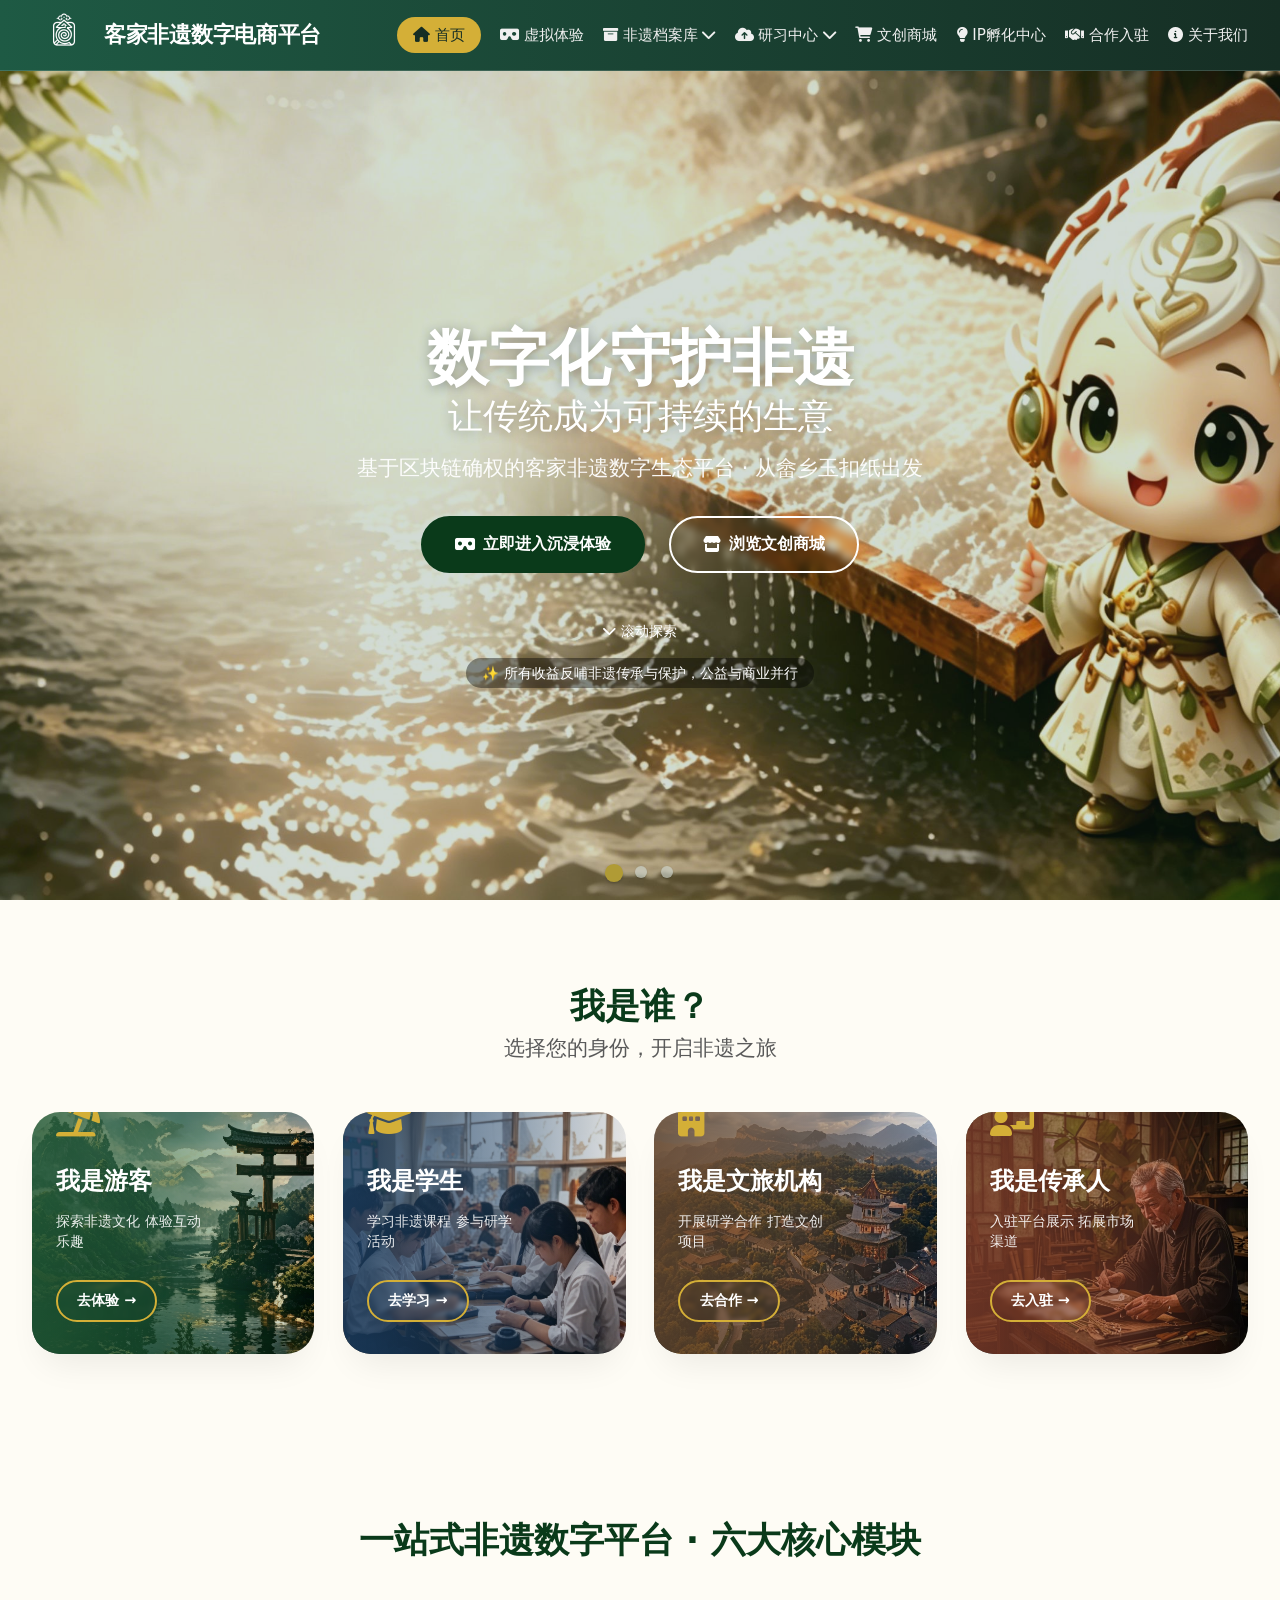
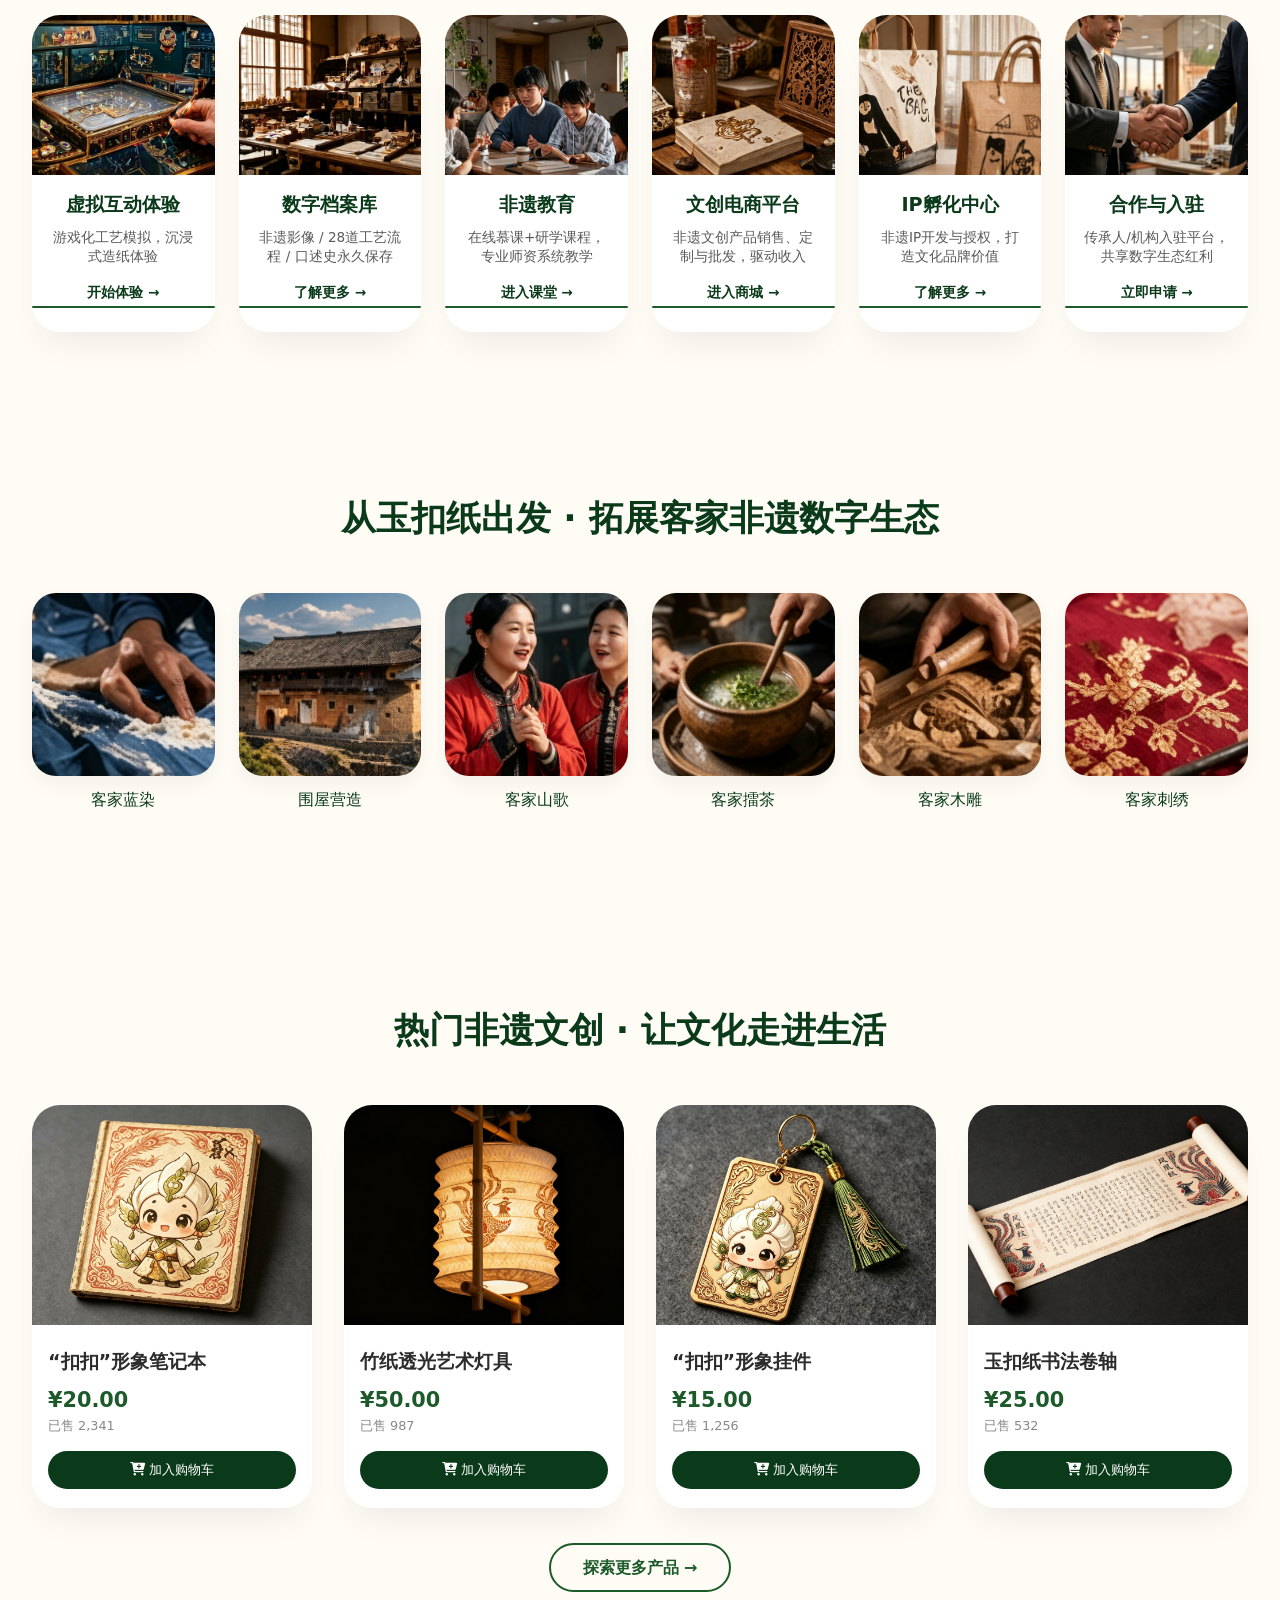
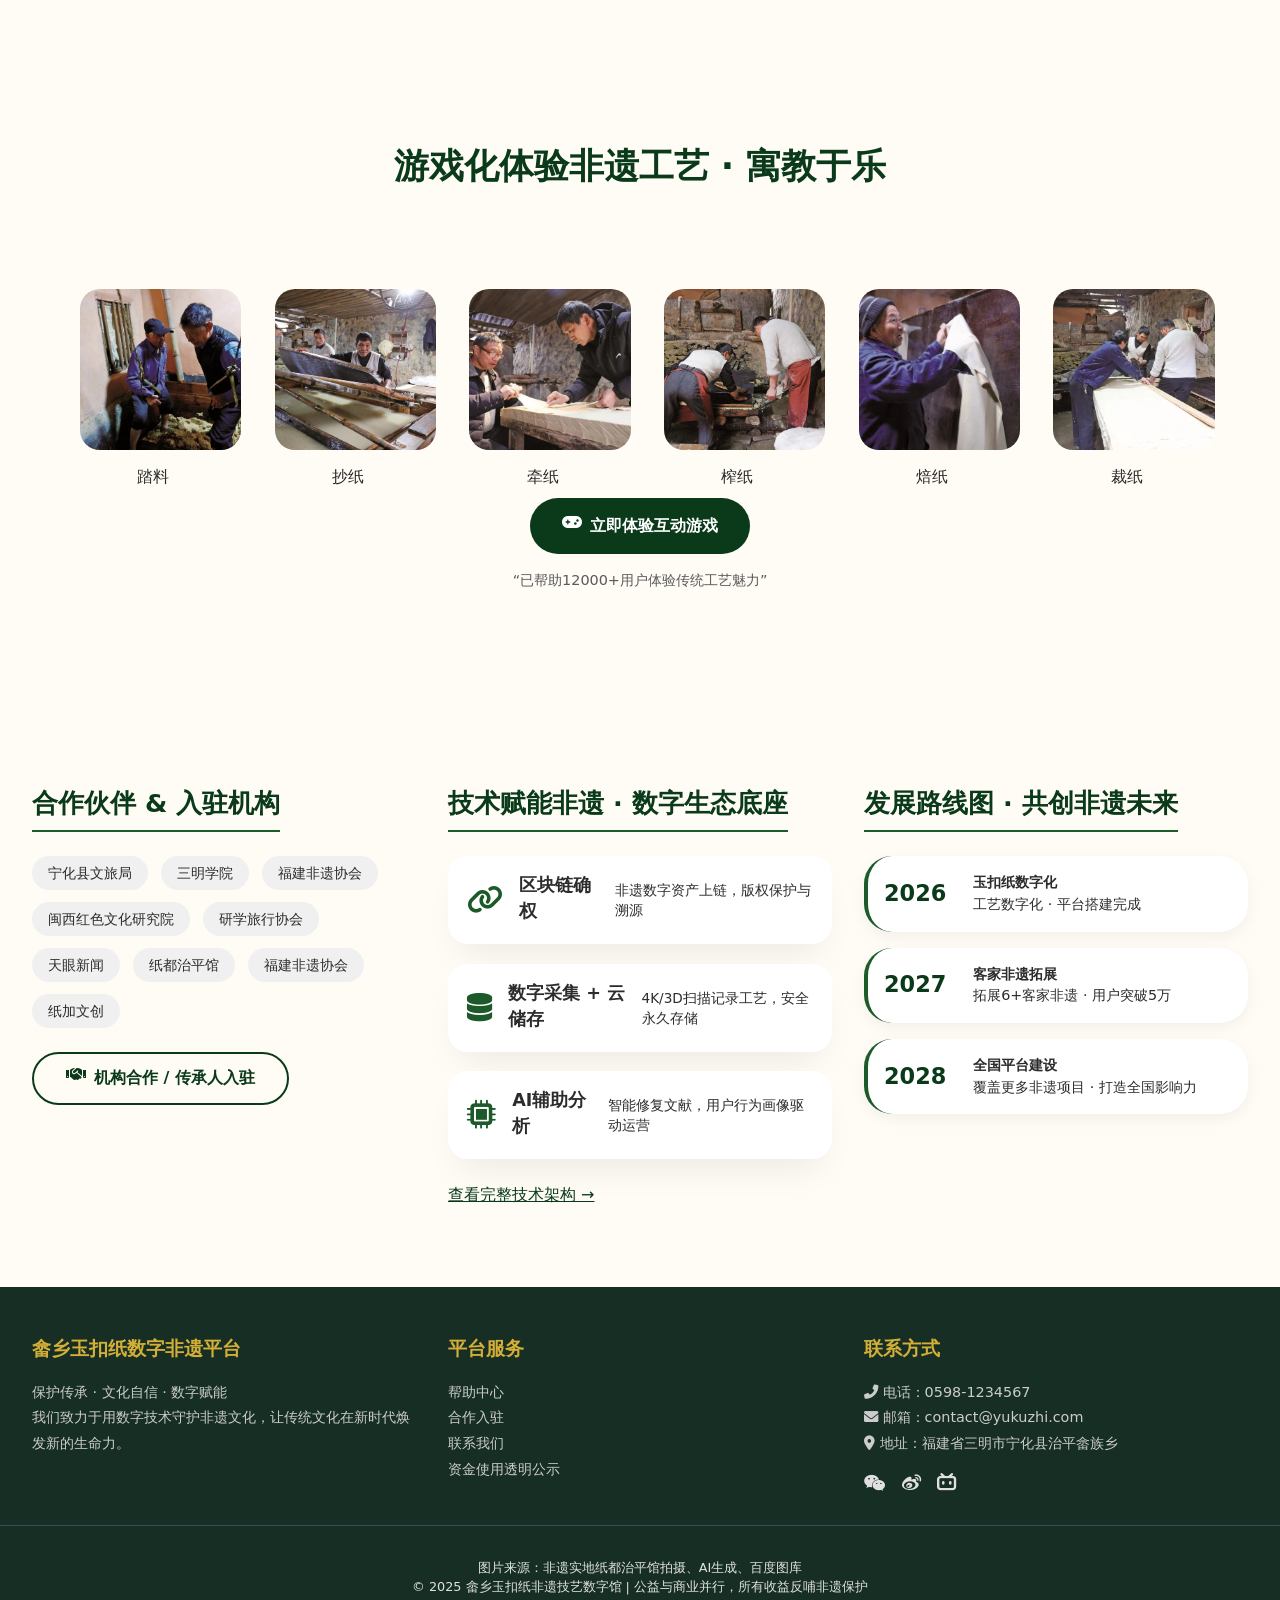
<file: index.html>
<!DOCTYPE html>
<html lang="zh-CN">
<head>
    <meta charset="UTF-8">
    <meta name="viewport" content="width=device-width, initial-scale=1.0, user-scalable=yes">
    <title>畲乡玉扣纸非遗技艺数字馆 | 数字守护非遗·让传统成为可持续的生意</title>
    <link rel="stylesheet" href="css/index.css">
    <link rel="stylesheet" href="https://cdnjs.cloudflare.com/ajax/libs/font-awesome/6.0.0-beta3/css/all.min.css">
    <link rel="stylesheet" href="https://unpkg.com/aos@2.3.4/dist/aos.css">
</head>
<body>

<!-- 导航栏 -->
<div class="nav">
    <div class="nav-container">
        <div class="logo">
            <img src="images/logo/logo.png" alt="Logo" style="height: 64px; width: auto;">
            <span>客家非遗数字电商平台</span>
        </div>
        <div class="nav-links" id="navLinks">
            <a href="index.html" class="active"><i class="fas fa-home"></i> 首页</a>
            <a href="other/virtual.html"><i class="fas fa-vr-cardboard"></i> 虚拟体验</a>

            <!-- 二级菜单：非遗档案库 -->
            <div class="dropdown" id="archiveDropdown">
                <a href="javascript:void(0);" class="dropbtn">
                    <i class="fas fa-archive"></i> 非遗档案库 <i class="fas fa-chevron-down arrow-icon"></i>
                </a>
                <div class="dropdown-content">
                    <a href="other/yukou_paper.html"><i class="fas fa-scroll"></i> 畲乡玉扣纸</a>
                    <a href="other/hakka.html"><i class="fas fa-leaf"></i> 其他客家非遗</a>
                </div>
            </div>

            <!-- 二级菜单：研习中心（原云端教育） -->
            <div class="dropdown" id="studyDropdown">
                <a href="javascript:void(0);" class="dropbtn">
                    <i class="fas fa-cloud-upload-alt"></i> 研习中心 <i class="fas fa-chevron-down arrow-icon"></i>
                </a>
                <div class="dropdown-content">
                    <a href="other/courses.html"><i class="fas fa-graduation-cap"></i> 在线课程</a>
                    <a href="other/study.html"><i class="fas fa-tree"></i> 研学实践</a>
                </div>
            </div>

            <a href="other/shop.html"><i class="fas fa-shopping-cart"></i> 文创商城</a>
            <a href="other/ip.html"><i class="fas fa-lightbulb"></i> IP孵化中心</a>
            <a href="other/cooperation.html"><i class="fas fa-handshake"></i> 合作入驻</a>
            <a href="other/about.html"><i class="fas fa-info-circle"></i> 关于我们</a>
        </div>
        <div class="menu-icon" id="menuIcon">
            <i class="fas fa-bars"></i>
        </div>
    </div>
</div>

<!-- 1. 价值主张 Banner -->
<section class="hero-banner">
    <!-- 轮播容器 -->
    <div class="hero-carousel">
        <div class="hero-carousel-slides">
            <!-- 项1：图片 -->
            <div class="hero-carousel-slide" data-index="0">
                <div class="hero-carousel-media" style="background-image: url('images/index/1.banner/index1.jpg');"></div>
            </div>
            <!-- 项2：图片 -->
            <div class="hero-carousel-slide" data-index="1">
                <div class="hero-carousel-media" style="background-image: url('images/index/1.banner/index2.jpg');"></div>
            </div>
            <!-- 项3：图片 -->
            <div class="hero-carousel-slide" data-index="2">
                <div class="hero-carousel-media" style="background-image: url('images/index/1.banner/index3.jpg');"></div>
            </div>
        </div>
        <!-- 轮播点容器 -->
        <div class="hero-carousel-dots"></div>
    </div>
    <!-- 遮罩层 + 文字内容（始终在轮播上方） -->
    <div class="hero-overlay"></div>
    <div class="hero-content">
        <h1>数字化守护非遗<br><span>让传统成为可持续的生意</span></h1>
        <p class="hero-subtitle">基于区块链确权的客家非遗数字生态平台 · 从畲乡玉扣纸出发</p>
        <div class="hero-buttons">
            <a href="other/virtual.html" class="btn-primary"><i class="fas fa-vr-cardboard"></i> 立即进入沉浸体验</a>
            <a href="other/shop.html" class="btn-secondary"><i class="fas fa-store"></i> 浏览文创商城</a>
        </div>
        <div class="scroll-hint">
            <i class="fas fa-chevron-down"></i> 滚动探索
        </div>
        <div class="profit-note">✨ 所有收益反哺非遗传承与保护，公益与商业并行</div>
    </div>
</section>

<!-- 2. 用户入口分流 (四角色卡片) -->
<section class="section role-section">
    <div class="container">
        <h2 class="section-title" data-aos="fade-up">我是谁？<span class="title-light">选择您的身份，开启非遗之旅</span></h2>
        <div class="role-grid">
            <!-- 游客卡片 -->
            <div class="role-card role-tourist" style="background-image: url('images/index/2.我是谁？/游客.jpg');" data-aos="fade-up" data-aos-delay="0">
                <div class="role-content">
                    <div class="role-icon"><i class="fas fa-umbrella-beach"></i></div>
                    <h3>我是游客</h3>
                    <p>探索非遗文化 体验互动乐趣</p>
                    <a href="other/virtual.html" class="role-btn">去体验 →</a>
                </div>
            </div>
            <!-- 学生卡片 -->
            <div class="role-card role-student" style="background-image: url('images/index/2.我是谁？/学生.jpg');" data-aos="fade-up" data-aos-delay="100">
                <div class="role-content">
                    <div class="role-icon"><i class="fas fa-graduation-cap"></i></div>
                    <h3>我是学生</h3>
                    <p>学习非遗课程 参与研学活动</p>
                    <a href="other/education.html" class="role-btn">去学习 →</a>
                </div>
            </div>
            <!-- 文旅机构卡片 -->
            <div class="role-card role-culture" style="background-image: url('images/index/2.我是谁？/文旅机构.jpg');" data-aos="fade-up" data-aos-delay="200">
                <div class="role-content">
                    <div class="role-icon"><i class="fas fa-building"></i></div>
                    <h3>我是文旅机构</h3>
                    <p>开展研学合作 打造文创项目</p>
                    <a href="other/cooperation.html" class="role-btn">去合作 →</a>
                </div>
            </div>
            <!-- 非遗传承人卡片 -->
            <div class="role-card role-inheritor" style="background-image: url('images/index/2.我是谁？/非遗传承人.jpg');" data-aos="fade-up" data-aos-delay="300">
                <div class="role-content">
                    <div class="role-icon"><i class="fas fa-chalkboard-user"></i></div>
                    <h3>我是传承人</h3>
                    <p>入驻平台展示 拓展市场渠道</p>
                    <a href="other/cooperation.html" class="role-btn">去入驻 →</a>
                </div>
            </div>
        </div>
    </div>
</section>

<!-- 3. 核心产品矩阵 (六大模块) -->
<section class="section module-section">
    <div class="container">
        <h2 class="section-title" data-aos="fade-up">一站式非遗数字平台 · 六大核心模块</h2>
        <div class="module-grid">

            <div class="module-card" data-aos="fade-up" data-aos-delay="100">
                <img src="images/index/3.一站式非遗数字平台 · 六大核心模块/虚拟互动体验.jpg" alt="虚拟互动体验" class="module-img">
                <h3>虚拟互动体验</h3>
                <p>游戏化工艺模拟，沉浸式造纸体验</p>
                <a href="other/virtual.html" class="module-link">开始体验 →</a>
            </div>
            <div class="module-card" data-aos="fade-up" data-aos-delay="0">
                <img src="images/index/3.一站式非遗数字平台 · 六大核心模块/数字档案馆.jpg" alt="数字档案库" class="module-img">
                <h3>数字档案库</h3>
                <p>非遗影像 / 28道工艺流程 / 口述史永久保存</p>
                <a href="other/yukou_paper.html" class="module-link">了解更多 →</a>
            </div>
            <div class="module-card" data-aos="fade-up" data-aos-delay="200">
                <img src="images/index/3.一站式非遗数字平台 · 六大核心模块/云端非遗教育.jpg" alt="云端非遗教育" class="module-img">
                <h3>非遗教育</h3>
                <p>在线慕课+研学课程，专业师资系统教学</p>
                <a href="other/education.html" class="module-link">进入课堂 →</a>
            </div>
            <div class="module-card" data-aos="fade-up" data-aos-delay="300">
                <img src="images/index/3.一站式非遗数字平台 · 六大核心模块/文创电商平台.jpg" alt="文创电商平台" class="module-img">
                <h3>文创电商平台</h3>
                <p>非遗文创产品销售、定制与批发，驱动收入</p>
                <a href="other/shop.html" class="module-link">进入商城 →</a>
            </div>
            <div class="module-card" data-aos="fade-up" data-aos-delay="400">
                <img src="images/index/3.一站式非遗数字平台 · 六大核心模块/IP孵化中心.jpg" alt="IP孵化中心" class="module-img">
                <h3>IP孵化中心</h3>
                <p>非遗IP开发与授权，打造文化品牌价值</p>
                <a href="other/ip.html" class="module-link">了解更多 →</a>
            </div>
            <div class="module-card" data-aos="fade-up" data-aos-delay="500">
                <img src="images/index/3.一站式非遗数字平台 · 六大核心模块/合作与入驻.jpg" alt="合作与入驻" class="module-img">
                <h3>合作与入驻</h3>
                <p>传承人/机构入驻平台，共享数字生态红利</p>
                <a href="other/cooperation.html" class="module-link">立即申请 →</a>
            </div>
        </div>
    </div>
</section>

<!-- 4. 客家非遗生态专区 -->
<section class="section hakka-section">
    <div class="container">
        <h2 class="section-title" data-aos="fade-up">从玉扣纸出发 · 拓展客家非遗数字生态</h2>
        <div class="hakka-grid">
            <div class="hakka-item" data-aos="zoom-in" data-aos-delay="0"><div class="hakka-img" style="background-image: url('images/index/4.从玉扣纸出发 · 拓展客家非遗数字生态/客家蓝染.jpg');"></div><p>客家蓝染</p></div>
            <div class="hakka-item" data-aos="zoom-in" data-aos-delay="100"><div class="hakka-img" style="background-image: url('images/index/4.从玉扣纸出发 · 拓展客家非遗数字生态/围屋营造.jpg');"></div><p>围屋营造</p></div>
            <div class="hakka-item" data-aos="zoom-in" data-aos-delay="200"><div class="hakka-img" style="background-image: url('images/index/4.从玉扣纸出发 · 拓展客家非遗数字生态/客家山歌.jpg');"></div><p>客家山歌</p></div>
            <div class="hakka-item" data-aos="zoom-in" data-aos-delay="300"><div class="hakka-img" style="background-image: url('images/index/4.从玉扣纸出发 · 拓展客家非遗数字生态/客家擂茶.jpg');"></div><p>客家擂茶</p></div>
            <div class="hakka-item" data-aos="zoom-in" data-aos-delay="400"><div class="hakka-img" style="background-image: url('images/index/4.从玉扣纸出发 · 拓展客家非遗数字生态/客家木雕.jpg');"></div><p>客家木雕</p></div>
            <div class="hakka-item" data-aos="zoom-in" data-aos-delay="500"><div class="hakka-img" style="background-image: url('images/index/4.从玉扣纸出发 · 拓展客家非遗数字生态/客家刺绣.jpg');"></div><p>客家刺绣</p></div>
        </div>

    </div>
</section>



<!-- 6. 热门文创推荐 -->
<section class="section product-section">
    <div class="container">
        <h2 class="section-title" data-aos="fade-up">热门非遗文创 · 让文化走进生活</h2>
        <div class="product-grid">
            <div class="product-card" data-aos="fade-up" data-aos-delay="0">
                <img src="images/shop/koukou_notebook.jpg" alt="笔记本">
                <h4>“扣扣”形象笔记本</h4>
                <div class="price">¥20.00</div>
                <div class="sold">已售 2,341</div>
                <button class="cart-btn"><i class="fas fa-cart-plus"></i> 加入购物车</button>
            </div>
            <div class="product-card" data-aos="fade-up" data-aos-delay="100">
                <img src="images/index/6.热门非遗文创 · 让文化走进生活/creative-lamp.jpg" alt="竹纸灯具">
                <h4>竹纸透光艺术灯具</h4>
                <div class="price">¥50.00</div>
                <div class="sold">已售 987</div>
                <button class="cart-btn"><i class="fas fa-cart-plus"></i> 加入购物车</button>
            </div>
            <div class="product-card" data-aos="fade-up" data-aos-delay="200">
                <img src="images/shop/koukou_hang.jpg" alt="挂件">
                <h4>“扣扣”形象挂件</h4>
                <div class="price">¥15.00</div>
                <div class="sold">已售 1,256</div>
                <button class="cart-btn"><i class="fas fa-cart-plus"></i> 加入购物车</button>
            </div>
            <div class="product-card" data-aos="fade-up" data-aos-delay="300">
                <img src="images/index/6.热门非遗文创 · 让文化走进生活/creative-scroll.jpg" alt="书法卷轴">
                <h4>玉扣纸书法卷轴</h4>
                <div class="price">¥25.00</div>
                <div class="sold">已售 532</div>
                <button class="cart-btn"><i class="fas fa-cart-plus"></i> 加入购物车</button>
            </div>
        </div>
        <div class="shop-more">
            <a href="other/shop.html" class="btn-outline">探索更多产品 →</a>
        </div>
    </div>
</section>


<!-- 5. 沉浸体验展示 -->
<section class="section immersion-section">
    <div class="container">
        <h2 class="section-title" data-aos="fade-up">游戏化体验非遗工艺 · 寓教于乐</h2>
        <div class="immersion-wrapper">
            <div class="immersion-steps">
                <div class="step-item" data-aos="fade-up" data-aos-delay="0">
                    <img src="images/index/5.游戏化体验非遗工艺 · 寓教于乐/踏料.jpg" alt="踏料">
                    <span>踏料</span>
                </div>
                <div class="step-item" data-aos="fade-up" data-aos-delay="100">
                    <img src="images/index/5.游戏化体验非遗工艺 · 寓教于乐/抄纸.jpg" alt="抄纸">
                    <span>抄纸</span>
                </div>
                <div class="step-item" data-aos="fade-up" data-aos-delay="200">
                    <img src="images/index/5.游戏化体验非遗工艺 · 寓教于乐/牵纸.jpg" alt="牵纸">
                    <span>牵纸</span>
                </div>
                <div class="step-item" data-aos="fade-up" data-aos-delay="300">
                    <img src="images/index/5.游戏化体验非遗工艺 · 寓教于乐/榨纸.jpg" alt="榨纸">
                    <span>榨纸</span>
                </div>
                <div class="step-item" data-aos="fade-up" data-aos-delay="400">
                    <img src="images/index/5.游戏化体验非遗工艺 · 寓教于乐/焙纸.jpg" alt="焙纸">
                    <span>焙纸</span>
                </div>
                <div class="step-item" data-aos="fade-up" data-aos-delay="500">
                    <img src="images/index/5.游戏化体验非遗工艺 · 寓教于乐/裁纸.jpg" alt="裁纸">
                    <span>裁纸</span>
                </div>
            </div>
            <div class="immersion-cta" data-aos="fade-up" data-aos-delay="300">
                <a href="game/game_new.html" class="game-main-btn"><i class="fas fa-gamepad"></i> 立即体验互动游戏</a>
                <p class="feedback">“已帮助12000+用户体验传统工艺魅力”</p>
            </div>
        </div>
    </div>
</section>


<!-- 三列合并：合作伙伴 | 技术赋能 | 发展路线图 -->
<section class="section triple-column-section">
    <div class="triple-container">
        <!-- 左：7.合作伙伴 & 入驻机构 -->
        <div class="triple-col partners-col" data-aos="fade-right">
            <h2 class="section-title">合作伙伴 &amp; 入驻机构</h2>
            <div class="partners-logos">
                <span>宁化县文旅局</span><span>三明学院</span><span>福建非遗协会</span>
                <span>闽西红色文化研究院</span><span>研学旅行协会</span><span>天眼新闻</span>
                <span>纸都治平馆</span><span>福建非遗协会</span><span>纸加文创</span>
            </div>
            <div class="cooperation-btn">
                <a href="other/about.html" class="btn-primary-outline"><i class="fas fa-handshake"></i> 机构合作 / 传承人入驻</a>
            </div>
        </div>

        <!-- 中：8.技术赋能非遗 · 数字生态底座 -->
        <div class="triple-col tech-col" data-aos="fade-up">
            <h2 class="section-title">技术赋能非遗 · 数字生态底座</h2>
            <div class="tech-grid">
                <div class="tech-card" data-aos="flip-left" data-aos-delay="0">
                    <i class="fas fa-link"></i>
                    <h3>区块链确权</h3>
                    <p>非遗数字资产上链，版权保护与溯源</p>
                </div>
                <div class="tech-card" data-aos="flip-left" data-aos-delay="100">
                    <i class="fas fa-database"></i>
                    <h3>数字采集 + 云储存</h3>
                    <p>4K/3D扫描记录工艺，安全永久存储</p>
                </div>
                <div class="tech-card" data-aos="flip-left" data-aos-delay="200">
                    <i class="fas fa-microchip"></i>
                    <h3>AI辅助分析</h3>
                    <p>智能修复文献，用户行为画像驱动运营</p>
                </div>
            </div>
            <div class="tech-arch-link">
                <a href="other/yukou_paper.html">查看完整技术架构 →</a>
            </div>
        </div>

        <!-- 右：9.发展路线图 · 共创非遗未来 -->
        <div class="triple-col roadmap-col" data-aos="fade-left">
            <h2 class="section-title">发展路线图 · 共创非遗未来</h2>
            <div class="roadmap-timeline">
                <div class="roadmap-node" data-aos="fade-up" data-aos-delay="0">
                    <div class="year">2026</div>
                    <div class="desc"><strong>玉扣纸数字化</strong><br>工艺数字化 · 平台搭建完成</div>
                </div>
                <div class="roadmap-node" data-aos="fade-up" data-aos-delay="100">
                    <div class="year">2027</div>
                    <div class="desc"><strong>客家非遗拓展</strong><br>拓展6+客家非遗 · 用户突破5万</div>
                </div>
                <div class="roadmap-node" data-aos="fade-up" data-aos-delay="200">
                    <div class="year">2028</div>
                    <div class="desc"><strong>全国平台建设</strong><br>覆盖更多非遗项目 · 打造全国影响力</div>
                </div>
            </div>
        </div>
    </div>
</section>

<!-- 页脚 -->
<footer class="footer">
    <div class="footer-container">
        <div class="footer-col">
            <h4>畲乡玉扣纸数字非遗平台</h4>
            <p>保护传承 · 文化自信 · 数字赋能</p>
            <p>我们致力于用数字技术守护非遗文化，让传统文化在新时代焕发新的生命力。</p>
        </div>
        <div class="footer-col">
            <h4>平台服务</h4>
            <a href="#">帮助中心</a>
            <a href="other/about.html">合作入驻</a>
            <a href="other/about.html">联系我们</a>
            <a href="#" id="fundTransparency">资金使用透明公示</a>
        </div>
        <div class="footer-col">
            <h4>联系方式</h4>
            <p><i class="fas fa-phone-alt"></i> 电话：0598-1234567</p>
            <p><i class="fas fa-envelope"></i> 邮箱：contact@yukuzhi.com</p>
            <p><i class="fas fa-map-marker-alt"></i> 地址：福建省三明市宁化县治平畲族乡</p>
            <div class="social-icons">
                <i class="fab fa-weixin"></i>
                <i class="fab fa-weibo"></i>
                <i class="fab fa-bilibili"></i>
            </div>
        </div>
    </div>
    <div class="footer-bottom">
        <p class="image-source">图片来源：非遗实地纸都治平馆拍摄、AI生成、百度图库</p>
        <p>© 2025 畲乡玉扣纸非遗技艺数字馆 | 公益与商业并行，所有收益反哺非遗保护</p>
    </div>
</footer>

<script src="js/index.js"></script>
<script src="https://unpkg.com/aos@2.3.4/dist/aos.js"></script>
<script>
    AOS.init({
        duration: 800,
        easing: 'ease-out-cubic',
        once: true,
        offset: 80
    });
</script>
</body>
</html>
</file>
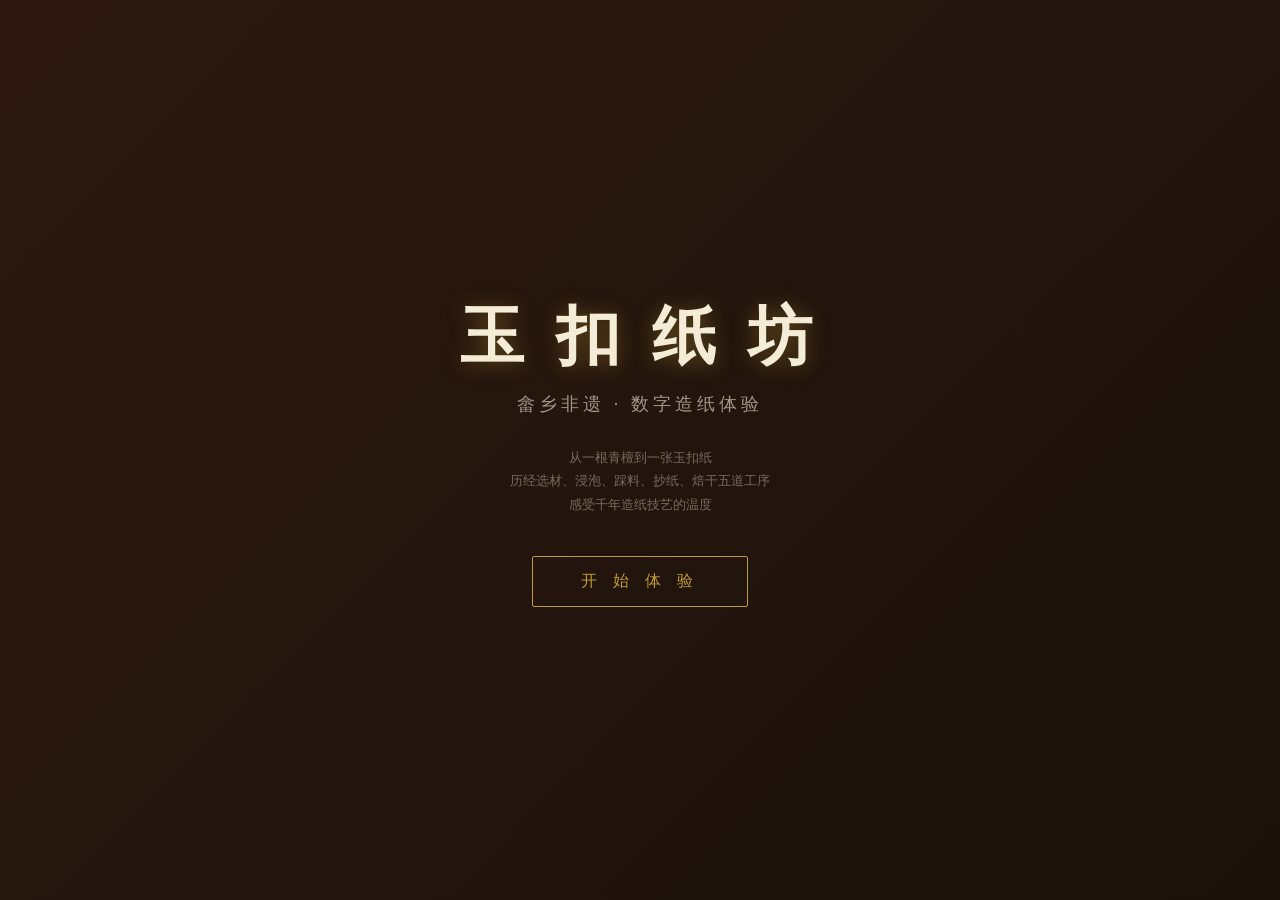
<file: game/game_new.html>
<!DOCTYPE html>
<html lang="zh-CN">
<head>
<meta charset="UTF-8">
<meta name="viewport" content="width=device-width, initial-scale=1.0">
<title>玉扣纸工坊 — 非遗造纸互动体验</title>
<style>
*{margin:0;padding:0;box-sizing:border-box}
@import url('https://fonts.googleapis.com/css2?family=Noto+Serif+SC:wght@400;700&family=ZCOOL+XiaoWei&display=swap');

:root {
  --paper: #f5ecd7;
  --ink: #3e2723;
  --wood: #8b6914;
  --wood-dark: #5d4037;
  --accent: #c62828;
  --green: #2e7d32;
  --water: #1565c0;
  --gold: #bf9b30;
}

html,body{width:100%;height:100%;overflow:hidden;font-family:'Noto Serif SC',serif;background:#1a1a1a}

/* ===== 全局画布 ===== */
#game{position:relative;width:100%;height:100%;overflow:hidden}

/* ===== 场景通用 ===== */
.scene{position:absolute;inset:0;display:flex;flex-direction:column;align-items:center;justify-content:center;transition:opacity .6s,transform .6s;opacity:0;pointer-events:none;z-index:1}
.scene.active{opacity:1;pointer-events:auto;transform:translateY(0)}
.scene.exit-up{opacity:0;transform:translateY(-60px)}

/* ===== 顶部进度条 ===== */
#hud{position:fixed;top:0;left:0;right:0;height:48px;background:rgba(30,20,10,.85);backdrop-filter:blur(8px);z-index:100;display:flex;align-items:center;padding:0 20px;gap:16px;border-bottom:1px solid rgba(191,155,48,.3)}
#hud .step-indicator{display:flex;gap:8px;align-items:center}
#hud .dot{width:10px;height:10px;border-radius:50%;background:rgba(255,255,255,.2);transition:all .4s}
#hud .dot.done{background:var(--gold);box-shadow:0 0 8px rgba(191,155,48,.6)}
#hud .dot.current{background:#fff;box-shadow:0 0 12px rgba(255,255,255,.8);transform:scale(1.3)}
#hud .step-label{color:rgba(255,255,255,.7);font-size:13px;margin-left:8px;font-family:'ZCOOL XiaoWei',serif}
#hud .score-display{margin-left:auto;color:var(--gold);font-size:14px;font-family:'ZCOOL XiaoWei',serif}

/* ===== 开场页 ===== */
#scene-intro{background:linear-gradient(135deg,#2c1810 0%,#1a120b 100%)}
#scene-intro .title-box{text-align:center;animation:fadeUp 1s ease-out}
#scene-intro h1{font-family:'ZCOOL XiaoWei',serif;font-size:clamp(32px,6vw,64px);color:var(--paper);letter-spacing:8px;text-shadow:0 2px 20px rgba(191,155,48,.4)}
#scene-intro .sub{color:rgba(245,236,215,.6);font-size:clamp(14px,2vw,18px);margin-top:12px;letter-spacing:4px}
#scene-intro .desc{color:rgba(245,236,215,.4);font-size:13px;margin-top:30px;max-width:500px;line-height:1.8;text-align:center}
#scene-intro .start-btn{margin-top:40px;padding:14px 48px;background:transparent;border:1px solid var(--gold);color:var(--gold);font-size:16px;font-family:'ZCOOL XiaoWei',serif;cursor:pointer;letter-spacing:6px;transition:all .3s;border-radius:2px}
#scene-intro .start-btn:hover{background:var(--gold);color:#1a120b;box-shadow:0 0 30px rgba(191,155,48,.3)}
@keyframes fadeUp{from{opacity:0;transform:translateY(30px)}to{opacity:1;transform:translateY(0)}}

/* ===== 场景1：竹林选材 ===== */
#scene-bamboo{background:linear-gradient(180deg,#87CEEB 0%,#5a8a3c 60%,#3d5a1e 100%)}
.bamboo-stage{position:relative;width:min(900px,90vw);height:min(500px,60vh);margin-top:20px}
.bamboo-tree{position:absolute;bottom:0;cursor:pointer;transition:transform .3s,filter .3s;display:flex;flex-direction:column;align-items:center}
.bamboo-tree:hover{transform:scale(1.08)}
.bamboo-tree.selected{filter:brightness(1.3) drop-shadow(0 0 15px rgba(255,255,255,.8))}
.bamboo-tree.wrong{animation:shake .4s}
@keyframes shake{0%,100%{transform:translateX(0)}25%{transform:translateX(-8px)}75%{transform:translateX(8px)}}
.bamboo-trunk{width:12px;background:linear-gradient(90deg,#5a7d3b,#3b5a22,#5a7d3b);border-radius:3px;position:relative}
.bamboo-trunk::before{content:'';position:absolute;top:0;left:0;right:0;height:100%;background:repeating-linear-gradient(transparent 0px,transparent 28px,rgba(0,0,0,.15) 28px,rgba(0,0,0,.15) 30px)}
.bamboo-leaf{width:0;height:0;border-left:6px solid transparent;border-right:6px solid transparent;border-bottom:18px solid #4a8c2a;position:absolute}
.bamboo-tag {
  position: absolute;
  bottom: 45px; /* 让提示框浮在地面高度（40px）上方 */
  left: 50%;
  transform: translateX(-50%); /* 保证提示框在竹子上水平居中 */
  padding: 3px 10px;
  background: rgba(255,255,255,.9);
  border-radius: 10px;
  font-size: 11px;
  color: #333;
  white-space: nowrap;
  box-shadow: 0 1px 4px rgba(0,0,0,.2);
  z-index: 10; /* 提高层级，确保不被地面或相邻树木遮挡 */
}
.bamboo-info{position:absolute;top:10px;left:50%;transform:translateX(-50%);background:rgba(255,255,255,.92);padding:8px 20px;border-radius:20px;font-size:13px;color:#333;box-shadow:0 2px 10px rgba(0,0,0,.15);white-space:nowrap;z-index:50}
.ground{position:absolute;bottom:0;left:0;right:0;height:40px;background:linear-gradient(0deg,#3d5a1e,#5a7d3b);border-radius:50% 50% 0 0 / 20px 20px 0 0}
.feedback-float{position:absolute;padding:4px 12px;border-radius:12px;font-size:13px;font-weight:700;pointer-events:none;animation:floatAway 1.2s ease-out forwards;z-index:10}
@keyframes floatAway{0%{opacity:1;transform:translateY(0) scale(1)}100%{opacity:0;transform:translateY(-50px) scale(1.2)}}

/* ===== 场景2：浸泡 ===== */
#scene-soak{background:linear-gradient(180deg,#8d6e4a 0%,#5d4037 100%)}
.soak-tub{position:relative;width:min(500px,80vw);height:min(300px,45vh);background:linear-gradient(180deg,#4e342e,#3e2723);border:4px solid #6d4c41;border-radius:0 0 40% 40%;overflow:hidden;margin:20px 0;box-shadow:inset 0 -20px 40px rgba(0,0,0,.3),0 8px 30px rgba(0,0,0,.4)}
.water-surface{position:absolute;bottom:0;left:0;right:0;background:linear-gradient(180deg,rgba(30,100,160,.7),rgba(20,60,100,.9));transition:height 1s ease;border-radius:0 0 38% 38%}
.bubble{position:absolute;border-radius:50%;background:radial-gradient(circle at 30% 30%,rgba(255,255,255,.4),rgba(255,255,255,.05));border:1px solid rgba(255,255,255,.2);animation:rise 2s ease-in infinite;pointer-events:none}
@keyframes rise{0%{transform:translateY(0) scale(1);opacity:.6}100%{transform:translateY(-200px) scale(1.5);opacity:0}}
.soak-progress-bar{width:min(400px,70vw);height:20px;background:rgba(255,255,255,.15);border-radius:10px;overflow:hidden;margin:10px 0}
.soak-progress-fill{height:100%;width:0%;background:linear-gradient(90deg,#1565c0,#42a5f5);border-radius:10px;transition:width .3s}
.soak-hint{color:rgba(245,236,215,.6);font-size:14px;margin-top:8px}

/* ===== 场景3：踩料打浆 ===== */
#scene-beat{background:linear-gradient(180deg,#6d4c41 0%,#4e342e 100%)}
.beat-area{position:relative;width:min(600px,85vw);height:min(350px,50vh);background:linear-gradient(180deg,#5d4037,#3e2723);border:3px solid #8d6e63;border-radius:12px;overflow:hidden;margin:20px 0;cursor:crosshair}
.beat-target{position:absolute;width:60px;height:60px;border-radius:50%;border:3px solid rgba(255,255,255,.3);background:rgba(255,255,255,.05);transform:translate(-50%,-50%);cursor:pointer;transition:all .15s}
.beat-target:hover{border-color:rgba(255,255,255,.6);background:rgba(255,255,255,.1)}
.beat-target.hit{animation:hitFlash .3s}
@keyframes hitFlash{0%{transform:translate(-50%,-50%) scale(1);background:rgba(76,175,80,.6)}50%{transform:translate(-50%,-50%) scale(1.3)}100%{transform:translate(-50%,-50%) scale(1);background:rgba(255,255,255,.05)}}
.beat-ripple{position:absolute;border-radius:50%;border:2px solid rgba(255,255,255,.4);animation:rippleOut .6s ease-out forwards;pointer-events:none}
@keyframes rippleOut{0%{width:10px;height:10px;opacity:1}100%{width:80px;height:80px;opacity:0;margin:-40px 0 0 -40px}}
.beat-score-text{position:absolute;top:50%;left:50%;transform:translate(-50%,-50%);font-size:24px;font-weight:700;pointer-events:none;animation:scoreFloat .8s ease-out forwards}
@keyframes scoreFloat{0%{opacity:1;transform:translate(-50%,-50%) scale(.8)}50%{opacity:1;transform:translate(-50%,-80%) scale(1.2)}100%{opacity:0;transform:translate(-50%,-120%) scale(1)}}

/* ===== 场景4：荡料抄纸 ===== */
#scene-scoop{background:linear-gradient(180deg,#4a6741 0%,#2e4a27 100%)}
.scoop-container{position:relative;width:min(700px,90vw);height:min(400px,55vh);margin:20px 0}
#scoopCanvas{width:100%;height:100%;border-radius:8px;cursor:none}
.scoop-hint{color:rgba(245,236,215,.6);font-size:14px;margin-top:8px}
.scoop-meter{display:flex;align-items:center;gap:12px;margin-top:6px;color:rgba(245,236,215,.7);font-size:13px}
.scoop-bar{width:200px;height:12px;background:rgba(255,255,255,.15);border-radius:6px;overflow:hidden}
.scoop-bar-fill{height:100%;width:0%;background:linear-gradient(90deg,#66bb6a,#a5d6a7);border-radius:6px;transition:width .3s}

/* ===== 场景5：揭纸焙干 ===== */
#scene-dry{background:linear-gradient(180deg,#5d4037 0%,#3e2723 100%)}
.dry-wall{position:relative;width:min(500px,80vw);height:min(400px,55vh);background:linear-gradient(180deg,#d7ccc8,#bcaaa4);border:3px solid #8d6e63;border-radius:8px;margin:20px 0;overflow:hidden}
.paper-sheet{position:absolute;width:60%;height:50%;top:25%;left:20%;background:var(--paper);border-radius:2px;box-shadow:2px 2px 10px rgba(0,0,0,.2);cursor:grab;transition:opacity .5s;display:flex;align-items:center;justify-content:center}
.paper-sheet:active{cursor:grabbing}
.paper-sheet .watermark{font-family:'ZCOOL XiaoWei',serif;font-size:clamp(18px,3vw,28px);color:rgba(62,39,35,.15);letter-spacing:6px;user-select:none}
.dry-progress{position:absolute;bottom:0;left:0;right:0;height:6px;background:rgba(0,0,0,.1)}
.dry-progress-fill{height:100%;width:0%;background:linear-gradient(90deg,var(--gold),#f9a825);transition:width .3s}
.heat-particle{position:absolute;width:4px;height:4px;background:rgba(255,152,0,.6);border-radius:50%;animation:heatRise 1.5s ease-out forwards;pointer-events:none}
@keyframes heatRise{0%{opacity:.8;transform:translateY(0)}100%{opacity:0;transform:translateY(-60px) translateX(var(--drift))}}

/* ===== 完成页 ===== */
#scene-done{background:linear-gradient(135deg,#2c1810 0%,#1a120b 100%)}
.done-card{text-align:center;animation:fadeUp .8s ease-out}
.done-card h2{font-family:'ZCOOL XiaoWei',serif;font-size:clamp(28px,5vw,48px);color:var(--paper);margin-bottom:16px}
.done-card .final-paper{width:clamp(180px,30vw,280px);height:clamp(240px,40vw,360px);background:var(--paper);margin:20px auto;border-radius:2px;box-shadow:4px 4px 20px rgba(0,0,0,.4),0 0 60px rgba(191,155,48,.15);display:flex;align-items:center;justify-content:center;position:relative;overflow:hidden}
.done-card .final-paper .seal{font-family:'ZCOOL XiaoWei',serif;font-size:clamp(32px,5vw,52px);color:rgba(198,40,40,.2);letter-spacing:8px;transform:rotate(-5deg)}
.done-card .stats{display:flex;gap:30px;justify-content:center;margin:20px 0}
.done-card .stat{text-align:center}
.done-card .stat .val{font-size:28px;color:var(--gold);font-weight:700}
.done-card .stat .lbl{font-size:12px;color:rgba(245,236,215,.5);margin-top:4px}
.done-card .grade{font-size:20px;color:var(--gold);font-family:'ZCOOL XiaoWei',serif;letter-spacing:4px;margin:15px 0}
.done-card .replay{margin-top:20px;padding:12px 36px;background:transparent;border:1px solid var(--gold);color:var(--gold);font-size:14px;font-family:'ZCOOL XiaoWei',serif;cursor:pointer;letter-spacing:4px;transition:all .3s}
.done-card .replay:hover{background:var(--gold);color:#1a120b}

/* ===== 通用文字 ===== */
.scene-title{font-family:'ZCOOL XiaoWei',serif;font-size:clamp(22px,4vw,36px);color:var(--paper);text-shadow:0 2px 8px rgba(0,0,0,.5);letter-spacing:4px}
.scene-subtitle{font-size:clamp(12px,1.8vw,15px);color:rgba(245,236,215,.5);margin-top:6px}
</style>
</head>
<body>
<div id="game">
  <!-- HUD -->
  <div id="hud" style="display:none">
    <div class="step-indicator">
      <div class="dot" data-step="0"></div>
      <div class="dot" data-step="1"></div>
      <div class="dot" data-step="2"></div>
      <div class="dot" data-step="3"></div>
      <div class="dot" data-step="4"></div>
    </div>
    <span class="step-label" id="stepLabel">竹林选材</span>
    <span class="score-display">得分：<span id="totalScore">0</span></span>
  </div>

  <!-- 开场 -->
  <div class="scene active" id="scene-intro">
    <div class="title-box">
      <h1>玉 扣 纸 坊</h1>
      <div class="sub">畲乡非遗 · 数字造纸体验</div>
      <div class="desc">从一根青檀到一张玉扣纸<br>历经选材、浸泡、踩料、抄纸、焙干五道工序<br>感受千年造纸技艺的温度</div>
      <button class="start-btn" onclick="startGame()">开 始 体 验</button>
    </div>
  </div>

  <!-- 场景1：竹林选材 -->
  <div class="scene" id="scene-bamboo">
    <div class="scene-title">第一道 · 竹林选材</div>
    <div class="scene-subtitle">选择树龄3年以上、壁厚充足的青檀树</div>
    <div class="bamboo-stage" id="bambooStage"><div class="bamboo-info" id="bambooInfo">点击青檀树查看详情</div></div>
  </div>

  <!-- 场景2：浸泡 -->
  <div class="scene" id="scene-soak">
    <div class="scene-title">第二道 · 浸泡软化</div>
    <div class="scene-subtitle">青檀皮需在山泉水中浸泡数日，软化纤维</div>
    <div class="soak-tub">
      <div class="water-surface" id="waterSurface"></div>
    </div>
    <div class="soak-progress-bar"><div class="soak-progress-fill" id="soakFill"></div></div>
    <div class="soak-hint">连续点击水面，搅动加速浸泡</div>
  </div>

  <!-- 场景3：踩料 -->
  <div class="scene" id="scene-beat">
    <div class="scene-title">第三道 · 踩料打浆</div>
    <div class="scene-subtitle">将纤维踩踏分解为细腻纸浆</div>
    <div class="beat-area" id="beatArea"></div>
    <div class="soak-progress-bar"><div class="soak-progress-fill" id="beatFill"></div></div>
    <div class="soak-hint" id="beatHint">点击闪烁的圆圈，精准踩踏纤维</div>
  </div>

  <!-- 场景4：荡料抄纸 -->
  <div class="scene" id="scene-scoop">
    <div class="scene-title">第四道 · 荡料抄纸</div>
    <div class="scene-subtitle">竹帘入水，左右摇荡，让纸浆均匀铺展</div>
    <div class="scoop-container">
      <canvas id="scoopCanvas"></canvas>
    </div>
    <div class="scoop-meter">
      <span>均匀度</span>
      <div class="scoop-bar"><div class="scoop-bar-fill" id="scoopFill"></div></div>
      <span id="scoopPct">0%</span>
    </div>
  </div>

  <!-- 场景5：揭纸焙干 -->
  <div class="scene" id="scene-dry">
    <div class="scene-title">第五道 · 揭纸焙干</div>
    <div class="scene-subtitle">将湿纸贴于焙墙，以文火慢慢烘干</div>
    <div class="dry-wall" id="dryWall">
      <div class="paper-sheet" id="paperSheet">
        <span class="watermark">玉扣纸</span>
        <div class="dry-progress"><div class="dry-progress-fill" id="dryFill"></div></div>
      </div>
    </div>
    <div class="soak-hint">在焙墙上移动湿纸，使其均匀受热</div>
  </div>

  <!-- 完成 -->
  <div class="scene" id="scene-done">
    <div class="done-card">
      <h2>一张玉扣纸，千年匠心意</h2>
      <div class="final-paper"><span class="seal">玉扣</span></div>
      <div class="grade" id="finalGrade"></div>
      <div class="stats">
        <div class="stat"><div class="val" id="finalScore">0</div><div class="lbl">总分</div></div>
        <div class="stat"><div class="val" id="finalTime">0s</div><div class="lbl">用时</div></div>
        <div class="stat"><div class="val" id="finalAccuracy">0%</div><div class="lbl">精准度</div></div>
      </div>
      <button class="replay" onclick="location.reload()">再 造 一 张</button>
    </div>
  </div>
</div>

<script>
// ===== 全局状态 =====
const S = { step:0, score:0, startTime:0, totalClicks:0, goodClicks:0 };
const STEP_LABELS = ['竹林选材','浸泡软化','踩料打浆','荡料抄纸','揭纸焙干'];

function updateHUD(){
  document.querySelectorAll('#hud .dot').forEach((d,i)=>{
    d.classList.toggle('done', i < S.step);
    d.classList.toggle('current', i === S.step);
  });
  document.getElementById('stepLabel').textContent = STEP_LABELS[S.step] || '';
  document.getElementById('totalScore').textContent = S.score;
}

function goTo(id){
  document.querySelectorAll('.scene').forEach(s=>{s.classList.remove('active');s.classList.add('exit-up')});
  const target = document.getElementById(id);
  target.classList.remove('exit-up');
  // Force reflow for transition
  void target.offsetWidth;
  target.classList.add('active');
}

function startGame(){
  S.startTime = Date.now();
  document.getElementById('hud').style.display = 'flex';
  S.step = 0;
  updateHUD();
  goTo('scene-bamboo');
  initBamboo();
}

// ===== 场景1：竹林选材 =====
function initBamboo(){
  const stage = document.getElementById('bambooStage');
  // 保留 bamboo-info，只清除树
  stage.querySelectorAll('.bamboo-tree,.ground').forEach(el=>el.remove());
  const trees = [];
  // Generate 8 trees with varying properties
  for(let i=0;i<8;i++){
    const age = Math.floor(Math.random()*6)+1; // 1-6 years
    const thickness = (Math.random()*1.5+0.3).toFixed(1);
    const isGood = age>=3 && parseFloat(thickness)>=0.8;
    const h = 100 + age*30 + Math.random()*20;
    const x = 8 + i*11.5 + (Math.random()-0.5)*3;
    trees.push({age,thickness,isGood,h,x,idx:i});
  }
  // Ensure at least 2 good trees
  let goodCount = trees.filter(t=>t.isGood).length;
  while(goodCount<2){
    const t = trees[Math.floor(Math.random()*trees.length)];
    if(!t.isGood){t.age=3+Math.floor(Math.random()*4);t.thickness=(0.8+Math.random()*0.8).toFixed(1);t.isGood=true;t.h=100+t.age*30;goodCount++;}
  }

  trees.forEach(t=>{
    const el = document.createElement('div');
    el.className = 'bamboo-tree';
    el.style.left = t.x+'%';
    el.style.height = t.h+'px';
    el.dataset.age = t.age;
    el.dataset.thickness = t.thickness;
    el.dataset.good = t.isGood;

    // Trunk
    const trunk = document.createElement('div');
    trunk.className = 'bamboo-trunk';
    trunk.style.height = t.h+'px';
    el.appendChild(trunk);

    // Leaves
    for(let j=0;j<3;j++){
      const leaf = document.createElement('div');
      leaf.className = 'bamboo-leaf';
      leaf.style.top = (j*30+10)+'px';
      leaf.style.left = (j%2===0?'-10px':'14px');
      if(j%2===1) leaf.style.transform = 'scaleX(-1)';
      el.appendChild(leaf);
    }

    // Tag
    const tag = document.createElement('div');
    tag.className = 'bamboo-tag';
    tag.textContent = t.age+'年 · '+t.thickness+'cm';
    el.appendChild(tag);

    el.addEventListener('click',()=>selectBamboo(el,t));
    stage.appendChild(el);
  });

  // Ground
  const ground = document.createElement('div');
  ground.className = 'ground';
  stage.appendChild(ground);
}

function selectBamboo(el, t){
  S.totalClicks++;
  if(t.isGood){
    S.goodClicks++;
    el.classList.add('selected');
    S.score += 100;
    updateHUD();
    floatFeedback(el, '✓ 选材正确 +100', '#4caf50');
    document.getElementById('bambooInfo').textContent = `选中：${t.age}年青檀，壁厚${t.thickness}cm — 纤维饱满，品质上佳`;
    setTimeout(()=>{S.step=1;updateHUD();goTo('scene-soak');initSoak()},1200);
  }else{
    el.classList.add('wrong');
    setTimeout(()=>el.classList.remove('wrong'),400);
    const reason = t.age<3?'树龄不足':'壁厚不够';
    floatFeedback(el, '✗ '+reason, '#e53935');
    document.getElementById('bambooInfo').textContent = `${reason}！请选择树龄≥3年、壁厚≥0.8cm的青檀`;
  }
}

function floatFeedback(parent, text, color){
  const fb = document.createElement('div');
  fb.className = 'feedback-float';
  fb.textContent = text;
  fb.style.color = color;
  fb.style.background = 'rgba(255,255,255,.9)';
  fb.style.left = '50%';
  fb.style.top = '0';
  fb.style.transform = 'translateX(-50%)';
  parent.appendChild(fb);
  setTimeout(()=>fb.remove(),1200);
}

// ===== 场景2：浸泡 =====
let soakProgress = 0;
function initSoak(){
  soakProgress = 0;
  const water = document.getElementById('waterSurface');
  water.style.height = '30%';
  document.getElementById('soakFill').style.width = '0%';
  // Create initial bubbles
  createBubbles();
  // Click handler
  const tub = document.querySelector('.soak-tub');
  tub.onclick = (e)=>{
    if(soakProgress>=100) return;
    soakProgress = Math.min(100, soakProgress + 15 + Math.floor(Math.random()*5));
    water.style.height = (30 + soakProgress*0.5)+'%';
    document.getElementById('soakFill').style.width = soakProgress+'%';
    // Bubble effect at click
    createClickBubble(e, tub);
    S.score += 2;
    updateHUD();
    if(soakProgress>=100){
      S.score += 50;
      updateHUD();
      setTimeout(()=>{S.step=2;updateHUD();goTo('scene-beat');initBeat()},600);
    }
  };
}

function createBubbles(){
  const tub = document.querySelector('.soak-tub');
  setInterval(()=>{
    if(S.step!==1) return;
    const b = document.createElement('div');
    b.className = 'bubble';
    const size = 4+Math.random()*10;
    b.style.width = size+'px';
    b.style.height = size+'px';
    b.style.left = Math.random()*100+'%';
    b.style.bottom = '0';
    b.style.animationDuration = (1.5+Math.random()*1.5)+'s';
    tub.appendChild(b);
    setTimeout(()=>b.remove(),3000);
  },300);
}

function createClickBubble(e, container){
  const rect = container.getBoundingClientRect();
  for(let i=0;i<3;i++){
    const b = document.createElement('div');
    b.className = 'bubble';
    b.style.width = b.style.height = (6+Math.random()*8)+'px';
    b.style.left = (e.clientX - rect.left + (Math.random()-0.5)*30)+'px';
    b.style.top = (e.clientY - rect.top)+'px';
    b.style.animationDuration = (0.8+Math.random())+'s';
    container.appendChild(b);
    setTimeout(()=>b.remove(),2000);
  }
}

// ===== 场景3：踩料 =====
let beatProgress = 0, beatTimer = null;
function initBeat(){
  beatProgress = 0;
  document.getElementById('beatFill').style.width = '0%';
  const area = document.getElementById('beatArea');
  area.innerHTML = '';
  spawnBeatTarget();
}

function spawnBeatTarget(){
  if(beatProgress>=100) return;
  const area = document.getElementById('beatArea');
  const target = document.createElement('div');
  target.className = 'beat-target';
  target.style.left = (15+Math.random()*70)+'%';
  target.style.top = (15+Math.random()*70)+'%';
  target.addEventListener('click',(e)=>{
    e.stopPropagation();
    S.totalClicks++;
    S.goodClicks++;
    target.classList.add('hit');
    const pts = 8+Math.floor(Math.random()*5);
    beatProgress = Math.min(100, beatProgress + pts * 4);
    S.score += pts;
    updateHUD();
    document.getElementById('beatFill').style.width = beatProgress+'%';
    // Ripple
    const ripple = document.createElement('div');
    ripple.className = 'beat-ripple';
    ripple.style.left = target.style.left;
    ripple.style.top = target.style.top;
    area.appendChild(ripple);
    setTimeout(()=>ripple.remove(),600);
    // Score float
    const sf = document.createElement('div');
    sf.className = 'beat-score-text';
    sf.textContent = '+'+pts;
    sf.style.left = target.style.left;
    sf.style.top = target.style.top;
    sf.style.color = '#a5d6a7';
    area.appendChild(sf);
    setTimeout(()=>sf.remove(),800);
    target.remove();
    if(beatProgress>=100){
      S.score += 50;
      updateHUD();
      document.getElementById('beatHint').textContent = '踩料完成！纸浆细腻均匀';
      setTimeout(()=>{S.step=3;updateHUD();goTo('scene-scoop');initScoop()},800);
    }else{
      setTimeout(spawnBeatTarget, 200+Math.random()*200);
    }
  });
  area.appendChild(target);
  // Auto-remove if not clicked
  setTimeout(()=>{
    if(target.parentElement){
      target.style.opacity = '0.3';
      setTimeout(()=>{target.remove();spawnBeatTarget()},200);
    }
  },800);
}

// ===== 场景4：荡料抄纸 =====
let scoopUniformity = 0;
function initScoop(){
  scoopUniformity = 0;
  const canvas = document.getElementById('scoopCanvas');
  const container = canvas.parentElement;
  canvas.width = container.clientWidth;
  canvas.height = container.clientHeight;
  const ctx = canvas.getContext('2d');
  // Grid of coverage
  const cols = 30, rows = 20;
  const cellW = canvas.width/cols, cellH = canvas.height/rows;
  const grid = Array.from({length:rows},()=>Array(cols).fill(0));
  let isDrawing = false;
  let lastX = 0, lastY = 0;

  // Draw water background
  function drawBg(){
    ctx.fillStyle = '#1a3a2a';
    ctx.fillRect(0,0,canvas.width,canvas.height);
    // Water ripple effect
    for(let i=0;i<5;i++){
      ctx.strokeStyle = 'rgba(255,255,255,.03)';
      ctx.beginPath();
      ctx.arc(canvas.width/2, canvas.height/2, 50+i*40, 0, Math.PI*2);
      ctx.stroke();
    }
  }
  drawBg();

  function getPos(e){
    const rect = canvas.getBoundingClientRect();
    const touch = e.touches ? e.touches[0] : e;
    return {x: touch.clientX - rect.left, y: touch.clientY - rect.top};
  }

  function handleMove(px,py){
    const col = Math.floor(px/cellW), row = Math.floor(py/cellH);
    const brushR = 5;
    for(let dr=-brushR;dr<=brushR;dr++){
      for(let dc=-brushR;dc<=brushR;dc++){
        const r = row+dr, c = col+dc;
        if(r>=0&&r<rows&&c>=0&&c<cols){
          const dist = Math.sqrt(dr*dr+dc*dc);
          if(dist<=brushR){
            grid[r][c] = Math.min(1, grid[r][c] + 0.15*(1-dist/brushR));
          }
        }
      }
    }
    // Draw pulp
    for(let r=0;r<rows;r++){
      for(let c=0;c<cols;c++){
        if(grid[r][c]>0){
          const alpha = grid[r][c];
          ctx.fillStyle = `rgba(210,190,160,${alpha*0.8})`;
          ctx.fillRect(c*cellW, r*cellH, cellW, cellH);
        }
      }
    }
    // Cursor trail
    ctx.beginPath();
    ctx.arc(px, py, 12, 0, Math.PI*2);
    ctx.fillStyle = 'rgba(139,105,20,.15)';
    ctx.fill();

    // Update uniformity
    let covered = 0, total = rows*cols;
    for(let r=0;r<rows;r++) for(let c=0;c<cols;c++) if(grid[r][c]>0.3) covered++;
    scoopUniformity = Math.round(covered/total*100);
    document.getElementById('scoopFill').style.width = scoopUniformity+'%';
    document.getElementById('scoopPct').textContent = scoopUniformity+'%';
    S.score = Math.max(S.score, S.score);
    updateHUD();

    if(scoopUniformity>=55){
      S.score += 100;
      updateHUD();
      setTimeout(()=>{S.step=4;updateHUD();goTo('scene-dry');initDry()},600);
    }
  }

  canvas.addEventListener('mousedown',e=>{isDrawing=true;const p=getPos(e);lastX=p.x;lastY=p.y});
  canvas.addEventListener('mousemove',e=>{if(!isDrawing)return;const p=getPos(e);handleMove(p.x,p.y);lastX=p.x;lastY=p.y});
  canvas.addEventListener('mouseup',()=>isDrawing=false);
  canvas.addEventListener('mouseleave',()=>isDrawing=false);
  canvas.addEventListener('touchstart',e=>{e.preventDefault();isDrawing=true;const p=getPos(e);lastX=p.x;lastY=p.y},{passive:false});
  canvas.addEventListener('touchmove',e=>{e.preventDefault();if(!isDrawing)return;const p=getPos(e);handleMove(p.x,p.y);lastX=p.x;lastY=p.y},{passive:false});
  canvas.addEventListener('touchend',()=>isDrawing=false);

  document.getElementById('scoopFill').style.width = '0%';
  document.getElementById('scoopPct').textContent = '0%';
}

// ===== 场景5：揭纸焙干 =====
let dryProgress = 0;
function initDry(){
  dryProgress = 0;
  document.getElementById('dryFill').style.width = '0%';
  const wall = document.getElementById('dryWall');
  const paper = document.getElementById('paperSheet');
  let isDragging = false;
  let heatInterval;

  function getPos(e){
    const rect = wall.getBoundingClientRect();
    const touch = e.touches ? e.touches[0] : e;
    return {x: touch.clientX - rect.left, y: touch.clientY - rect.top};
  }

  function spawnHeat(x,y){
    const p = document.createElement('div');
    p.className = 'heat-particle';
    p.style.left = x+'px';
    p.style.top = y+'px';
    p.style.setProperty('--drift', (Math.random()-0.5)*30+'px');
    wall.appendChild(p);
    setTimeout(()=>p.remove(),1500);
  }

  paper.addEventListener('mousedown',()=>isDragging=true);
  paper.addEventListener('touchstart',()=>isDragging=true,{passive:true});
  wall.addEventListener('mousemove',e=>{
    if(!isDragging||dryProgress>=100) return;
    const p = getPos(e);
    dryProgress = Math.min(100, dryProgress + 3);
    document.getElementById('dryFill').style.width = dryProgress+'%';
    if(Math.random()>.6) spawnHeat(p.x, p.y-20);
    S.score += 1;
    updateHUD();
    if(dryProgress>=100){
      isDragging = false;
      paper.style.opacity = '0';
      setTimeout(()=>{
        S.score += 80;
        updateHUD();
        showDone();
      },600);
    }
  });
  wall.addEventListener('mouseup',()=>isDragging=false);
  wall.addEventListener('touchend',()=>isDragging=false);
  // Touch move on paper
  paper.addEventListener('touchmove',e=>{
    if(!isDragging||dryProgress>=100) return;
    const p = getPos(e);
    dryProgress = Math.min(100, dryProgress + 3);
    document.getElementById('dryFill').style.width = dryProgress+'%';
    if(Math.random()>.6) spawnHeat(p.x, p.y-20);
    S.score += 1;
    updateHUD();
    if(dryProgress>=100){
      isDragging = false;
      paper.style.opacity = '0';
      setTimeout(()=>{
        S.score += 80;
        updateHUD();
        showDone();
      },600);
    }
  },{passive:true});
}

// ===== 完成页 =====
function showDone(){
  S.step = 5;
  updateHUD();
  goTo('scene-done');
  const elapsed = Math.round((Date.now()-S.startTime)/1000);
  const accuracy = S.totalClicks>0 ? Math.round(S.goodClicks/S.totalClicks*100) : 100;
  document.getElementById('finalScore').textContent = S.score;
  document.getElementById('finalTime').textContent = elapsed+'s';
  document.getElementById('finalAccuracy').textContent = accuracy+'%';
  let grade = '学徒级';
  if(S.score>=500) grade = '大师级 · 玉扣传人';
  else if(S.score>=400) grade = '匠师级 · 技艺精湛';
  else if(S.score>=300) grade = '熟手级 · 渐入佳境';
  else if(S.score>=200) grade = '学徒级 · 初窥门径';
  else grade = '入门级 · 继续努力';
  document.getElementById('finalGrade').textContent = grade;
  // Hide HUD
  setTimeout(()=>{document.getElementById('hud').style.display='none'},500);
}
</script>
</body>
</html>
</file>
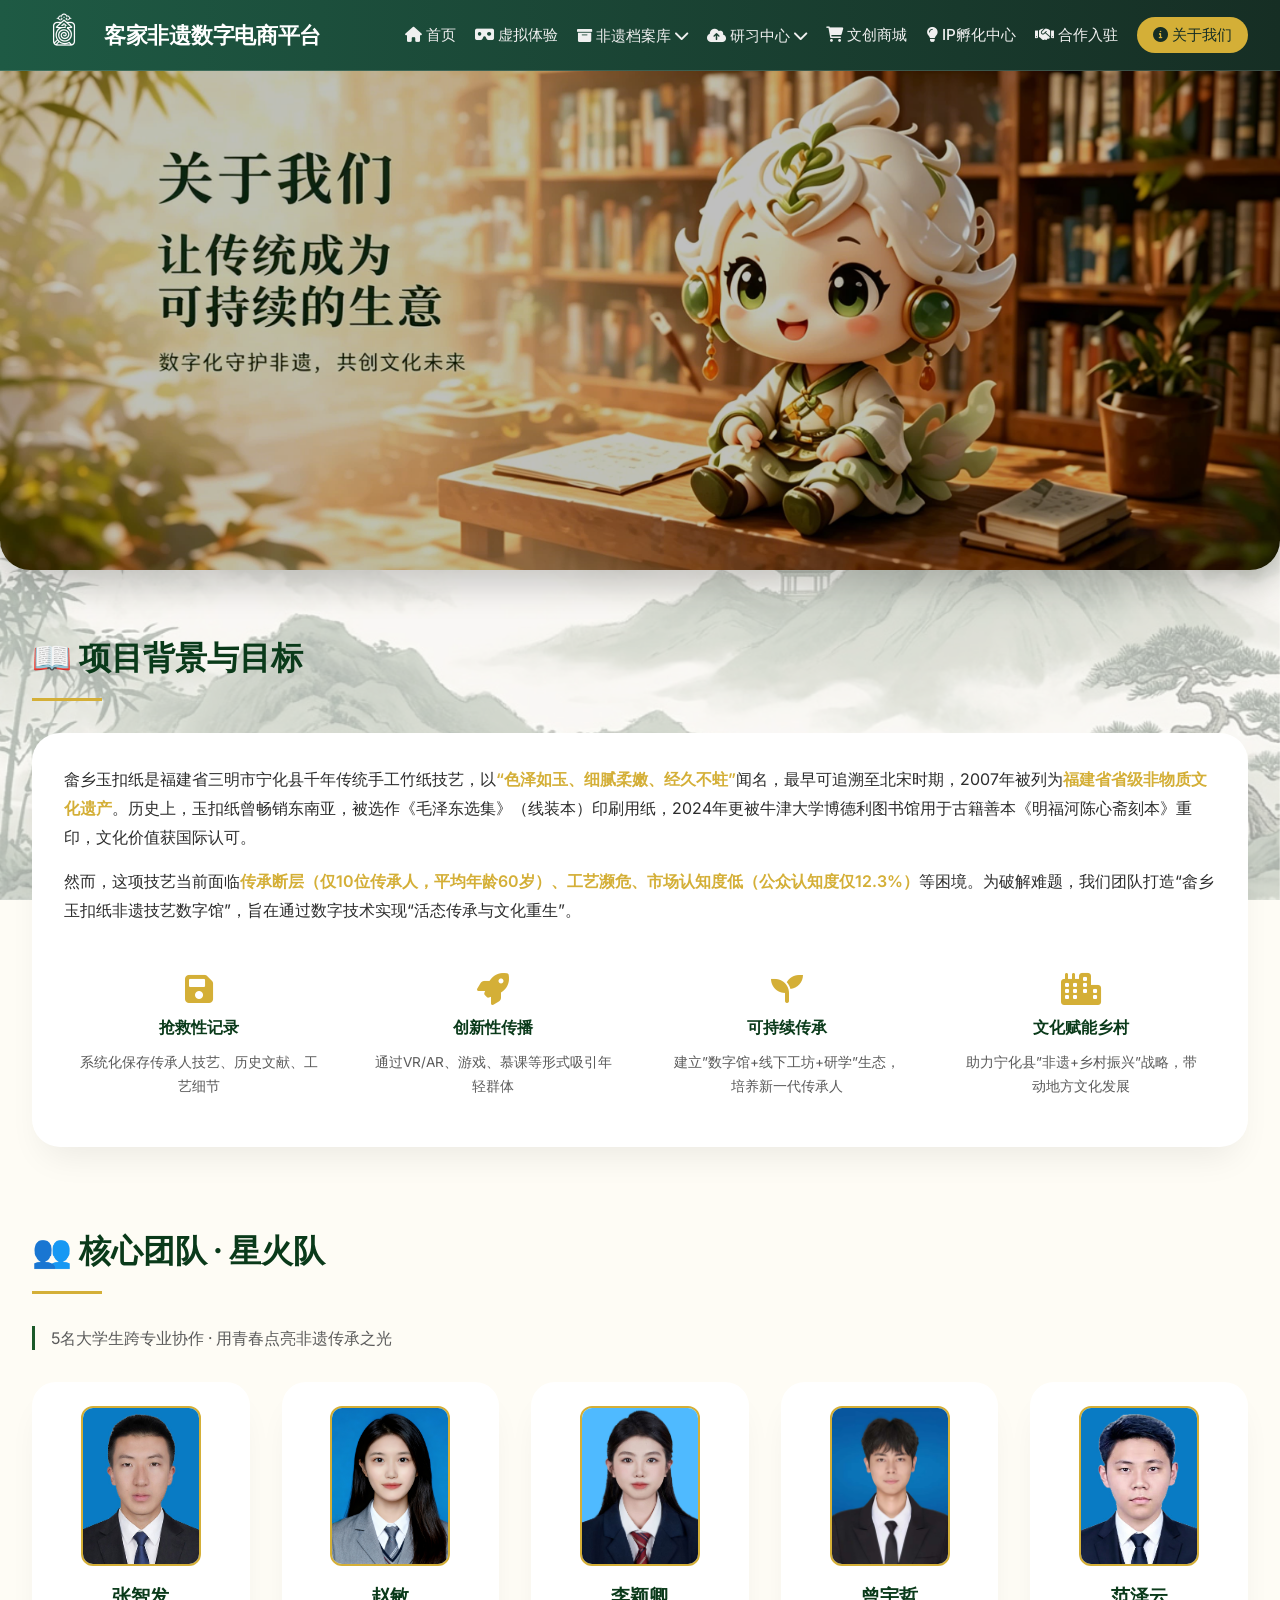
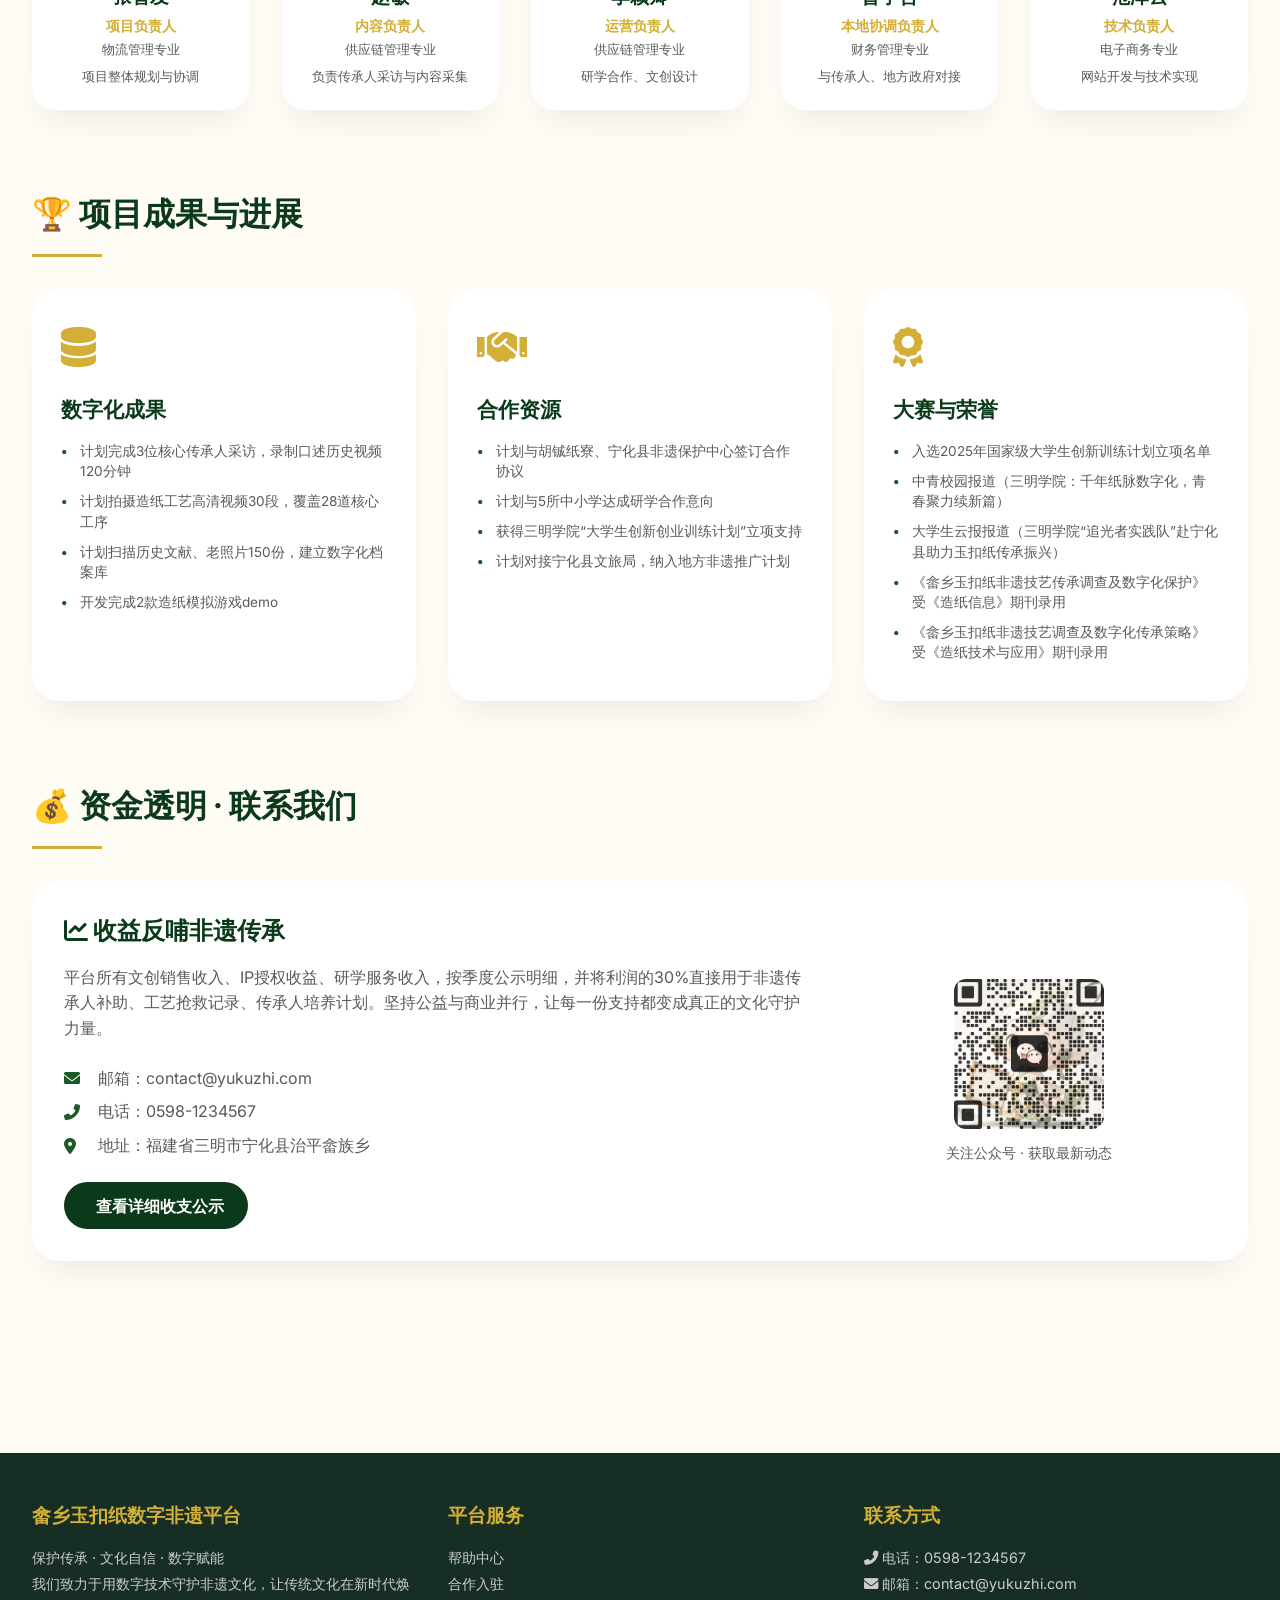
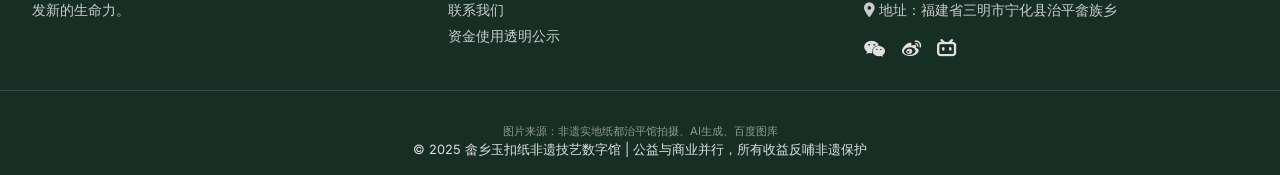
<file: other/about.html>
<!DOCTYPE html>
<html lang="zh-CN">
<head>
    <meta charset="UTF-8">
    <meta name="viewport" content="width=device-width, initial-scale=1.0, user-scalable=yes">
    <title>畲乡玉扣纸非遗技艺数字馆 - 关于我们</title>
    <!-- Font Awesome 6 -->
    <link rel="stylesheet" href="https://cdnjs.cloudflare.com/ajax/libs/font-awesome/6.0.0-beta3/css/all.min.css">
    <!-- Google Fonts -->
    <link href="https://fonts.googleapis.com/css2?family=Inter:opsz,wght@14..32,300;14..32,400;14..32,500;14..32,600;14..32,700&display=swap" rel="stylesheet">
    <link rel="stylesheet" href="../css/about.css">
    <!-- AOS (Animate On Scroll) -->
    <link rel="stylesheet" href="https://unpkg.com/aos@2.3.4/dist/aos.css">
</head>
<body>

<!-- 导航栏 -->
<div class="nav">
    <div class="nav-container">
        <div class="logo">
            <img src="../images/logo/logo.png" alt="Logo" style="height: 64px; width: auto;">
            <span>客家非遗数字电商平台</span>
        </div>
        <div class="nav-links" id="navLinks">
            <a href="../index.html"><i class="fas fa-home"></i> 首页</a>
            <a href="virtual.html"><i class="fas fa-vr-cardboard"></i> 虚拟体验</a>

            <!-- 二级菜单：非遗档案库 -->
            <div class="dropdown" id="archiveDropdown">
                <a href="javascript:void(0);" class="dropbtn">
                    <i class="fas fa-archive"></i> 非遗档案库 <i class="fas fa-chevron-down arrow-icon"></i>
                </a>
                <div class="dropdown-content">
                    <a href="yukou_paper.html"><i class="fas fa-scroll"></i> 畲乡玉扣纸</a>
                    <a href="hakka.html"><i class="fas fa-leaf"></i> 其他客家非遗</a>
                </div>
            </div>

            <!-- 二级菜单：研习中心（原云端教育） -->
            <div class="dropdown" id="studyDropdown">
                <a href="javascript:void(0);" class="dropbtn">
                    <i class="fas fa-cloud-upload-alt"></i> 研习中心 <i class="fas fa-chevron-down arrow-icon"></i>
                </a>
                <div class="dropdown-content">
                    <a href="courses.html"><i class="fas fa-graduation-cap"></i> 在线课程</a>
                    <a href="study.html"><i class="fas fa-tree"></i> 研学实践</a>
                </div>
            </div>

            <a href="shop.html"><i class="fas fa-shopping-cart"></i> 文创商城</a>
            <a href="ip.html"><i class="fas fa-lightbulb"></i> IP孵化中心</a>
            <a href="cooperation.html"><i class="fas fa-handshake"></i> 合作入驻</a>
            <a href="about.html" class="active"><i class="fas fa-info-circle"></i> 关于我们</a>
        </div>
        <div class="menu-icon" id="menuIcon">
            <i class="fas fa-bars"></i>
        </div>
    </div>
</div>

<!-- 静态 Banner -->
<div class="banner-container" data-aos="fade-down">
    <div class="banner-bg" style="background-image: url('../images/about/banner/about.jpg');"></div>

</div>

<!-- 主体内容区 -->
<div class="container">
    <!-- 1. 项目背景与目标 -->
    <div class="section">
        <div class="section-header" data-aos="fade-up">
            <h2 class="section-title">📖 项目背景与目标</h2>
            <div class="title-decoration"></div>
        </div>
        <div class="intro-card" data-aos="fade-up" data-aos-delay="100">
            <p>畲乡玉扣纸是福建省三明市宁化县千年传统手工竹纸技艺，以<span class="highlight">“色泽如玉、细腻柔嫩、经久不蛀”</span>闻名，最早可追溯至北宋时期，2007年被列为<span class="highlight">福建省省级非物质文化遗产</span>。历史上，玉扣纸曾畅销东南亚，被选作《毛泽东选集》（线装本）印刷用纸，2024年更被牛津大学博德利图书馆用于古籍善本《明福河陈心斋刻本》重印，文化价值获国际认可。</p>
            <p>然而，这项技艺当前面临<span class="highlight">传承断层（仅10位传承人，平均年龄60岁）、工艺濒危、市场认知度低（公众认知度仅12.3%）</span>等困境。为破解难题，我们团队打造“畲乡玉扣纸非遗技艺数字馆”，旨在通过数字技术实现“活态传承与文化重生”。</p>
            <div class="goal-list">
                <div class="goal-item" data-aos="zoom-in" data-aos-delay="200">
                    <i class="fas fa-save"></i>
                    <span>抢救性记录</span>
                    <p>系统化保存传承人技艺、历史文献、工艺细节</p>
                </div>
                <div class="goal-item" data-aos="zoom-in" data-aos-delay="300">
                    <i class="fas fa-rocket"></i>
                    <span>创新性传播</span>
                    <p>通过VR/AR、游戏、慕课等形式吸引年轻群体</p>
                </div>
                <div class="goal-item" data-aos="zoom-in" data-aos-delay="400">
                    <i class="fas fa-seedling"></i>
                    <span>可持续传承</span>
                    <p>建立”数字馆+线下工坊+研学”生态，培养新一代传承人</p>
                </div>
                <div class="goal-item" data-aos="zoom-in" data-aos-delay="500">
                    <i class="fas fa-city"></i>
                    <span>文化赋能乡村</span>
                    <p>助力宁化县”非遗+乡村振兴”战略，带动地方文化发展</p>
                </div>
            </div>
        </div>
    </div>

    <!-- 2. 核心团队（5人并排） -->
    <div class="section">
        <div class="section-header" data-aos="fade-up">
            <h2 class="section-title">👥 核心团队 · 星火队</h2>
            <div class="title-decoration"></div>
        </div>
        <p class="section-subtitle" data-aos="fade-up" data-aos-delay="100">5名大学生跨专业协作 · 用青春点亮非遗传承之光</p>
        <div class="team-grid">
            <div class="team-card" data-aos="fade-right" data-aos-delay="100">
                <div class="team-photo">
                    <img src="../images/about/characters/张智发.jpg" alt="张智发">
                </div>
                <h3>张智发</h3>
                <p class="team-role">项目负责人</p>
                <p class="team-major">物流管理专业</p>
                <p class="team-desc">项目整体规划与协调</p>
            </div>
            <div class="team-card" data-aos="fade-right" data-aos-delay="200">
                <div class="team-photo">
                    <img src="../images/about/characters/赵敏.jpg" alt="赵敏">
                </div>
                <h3>赵敏</h3>
                <p class="team-role">内容负责人</p>
                <p class="team-major">供应链管理专业</p>
                <p class="team-desc">负责传承人采访与内容采集</p>
            </div>
            <div class="team-card" data-aos="fade-up" data-aos-delay="300">
                <div class="team-photo">
                    <img src="../images/about/characters/李颖卿.jpg" alt="李颖卿">
                </div>
                <h3>李颖卿</h3>
                <p class="team-role">运营负责人</p>
                <p class="team-major">供应链管理专业</p>
                <p class="team-desc">研学合作、文创设计</p>
            </div>
            <div class="team-card" data-aos="fade-left" data-aos-delay="400">
                <div class="team-photo">
                    <img src="../images/about/characters/曾宇哲.jpg" alt="曾宇哲">
                </div>
                <h3>曾宇哲</h3>
                <p class="team-role">本地协调负责人</p>
                <p class="team-major">财务管理专业</p>
                <p class="team-desc">与传承人、地方政府对接</p>
            </div>
            <div class="team-card" data-aos="fade-left" data-aos-delay="500">
                <div class="team-photo">
                    <img src="../images/about/characters/范泽云.jpg" alt="范泽云">
                </div>
                <h3>范泽云</h3>
                <p class="team-role">技术负责人</p>
                <p class="team-major">电子商务专业</p>
                <p class="team-desc">网站开发与技术实现</p>
            </div>
        </div>
    </div>

    <!-- 3. 项目成果与进展 -->
    <div class="section">
        <div class="section-header" data-aos="fade-up">
            <h2 class="section-title">🏆 项目成果与进展</h2>
            <div class="title-decoration"></div>
        </div>
        <div class="achievement-grid">
            <div class="achievement-card" data-aos="flip-left" data-aos-delay="100">
                <div class="achievement-icon"><i class="fas fa-database"></i></div>
                <h3>数字化成果</h3>
                <ul>
                    <li>计划完成3位核心传承人采访，录制口述历史视频120分钟</li>
                    <li>计划拍摄造纸工艺高清视频30段，覆盖28道核心工序</li>
                    <li>计划扫描历史文献、老照片150份，建立数字化档案库</li>
                    <li>开发完成2款造纸模拟游戏demo</li>
                </ul>
            </div>
            <div class="achievement-card" data-aos="flip-left" data-aos-delay="200">
                <div class="achievement-icon"><i class="fas fa-handshake"></i></div>
                <h3>合作资源</h3>
                <ul>
                    <li>计划与胡铖纸寮、宁化县非遗保护中心签订合作协议</li>
                    <li>计划与5所中小学达成研学合作意向</li>
                    <li>获得三明学院“大学生创新创业训练计划”立项支持</li>
                    <li>计划对接宁化县文旅局，纳入地方非遗推广计划</li>
                </ul>
            </div>
            <div class="achievement-card" data-aos="flip-left" data-aos-delay="300">
                <div class="achievement-icon"><i class="fas fa-award"></i></div>
                <h3>大赛与荣誉</h3>
                <ul>
                    <li>入选2025年国家级大学生创新训练计划立项名单</li>
                    <li>中青校园报道（三明学院：千年纸脉数字化，青春聚力续新篇）</li>
                    <li>大学生云报报道（三明学院“追光者实践队”赴宁化县助力玉扣纸传承振兴）</li>
                    <li>《畲乡玉扣纸非遗技艺传承调查及数字化保护》受《造纸信息》期刊录用</li>
                    <li>《畲乡玉扣纸非遗技艺调查及数字化传承策略》受《造纸技术与应用》期刊录用</li>
                </ul>
            </div>
        </div>
    </div>

    <!-- 4. 资金透明公示 & 联系方式 -->
    <div class="section">
        <div class="section-header" data-aos="fade-up">
            <h2 class="section-title">💰 资金透明 · 联系我们</h2>
            <div class="title-decoration"></div>
        </div>
        <div class="contact-card" data-aos="zoom-in" data-aos-delay="100">
            <div class="contact-info">
                <h3><i class="fas fa-chart-line"></i> 收益反哺非遗传承</h3>
                <p>平台所有文创销售收入、IP授权收益、研学服务收入，按季度公示明细，并将利润的30%直接用于非遗传承人补助、工艺抢救记录、传承人培养计划。坚持公益与商业并行，让每一份支持都变成真正的文化守护力量。</p>
                <div class="contact-detail">
                    <p><i class="fas fa-envelope"></i> 邮箱：contact@yukuzhi.com</p>
                    <p><i class="fas fa-phone-alt"></i> 电话：0598-1234567</p>
                    <p><i class="fas fa-map-marker-alt"></i> 地址：福建省三明市宁化县治平畲族乡</p>
                </div>
                <a href="#" id="fundDetailBtn" class="fund-btn"><i class="fas fa-chart-simple"></i> 查看详细收支公示</a>
            </div>
            <div class="contact-qrcode">
                <img src="../images/about/public.png" alt="微信公众号">
                <p>关注公众号 · 获取最新动态</p>
            </div>
        </div>
    </div>
</div>

<!-- 底部信息栏 -->
<footer class="footer" data-aos="fade-up">
    <div class="footer-container">
        <div class="footer-col">
            <h4>畲乡玉扣纸数字非遗平台</h4>
            <p>保护传承 · 文化自信 · 数字赋能</p>
            <p>我们致力于用数字技术守护非遗文化，让传统文化在新时代焕发新的生命力。</p>
        </div>
        <div class="footer-col">
            <h4>平台服务</h4>
            <a href="#">帮助中心</a>
            <a href="cooperation.html">合作入驻</a>
            <a href="about.html">联系我们</a>
            <a href="#" id="fundTransparency">资金使用透明公示</a>
        </div>
        <div class="footer-col">
            <h4>联系方式</h4>
            <p><i class="fas fa-phone-alt"></i> 电话：0598-1234567</p>
            <p><i class="fas fa-envelope"></i> 邮箱：contact@yukuzhi.com</p>
            <p><i class="fas fa-map-marker-alt"></i> 地址：福建省三明市宁化县治平畲族乡</p>
            <div class="social-icons">
                <i class="fab fa-weixin"></i>
                <i class="fab fa-weibo"></i>
                <i class="fab fa-bilibili"></i>
            </div>
        </div>
    </div>
    <div class="footer-bottom">
        <p class="image-source">图片来源：非遗实地纸都治平馆拍摄、AI生成、百度图库</p>
        <p>© 2025 畲乡玉扣纸非遗技艺数字馆 | 公益与商业并行，所有收益反哺非遗保护</p>
    </div>
</footer>

<script src="../js/about.js"></script>
<script src="https://unpkg.com/aos@2.3.4/dist/aos.js"></script>
<script>
    AOS.init({
        duration: 800,
        easing: 'ease-out-cubic',
        once: true,
        offset: 80
    });
</script>
</body>
</html>
</file>
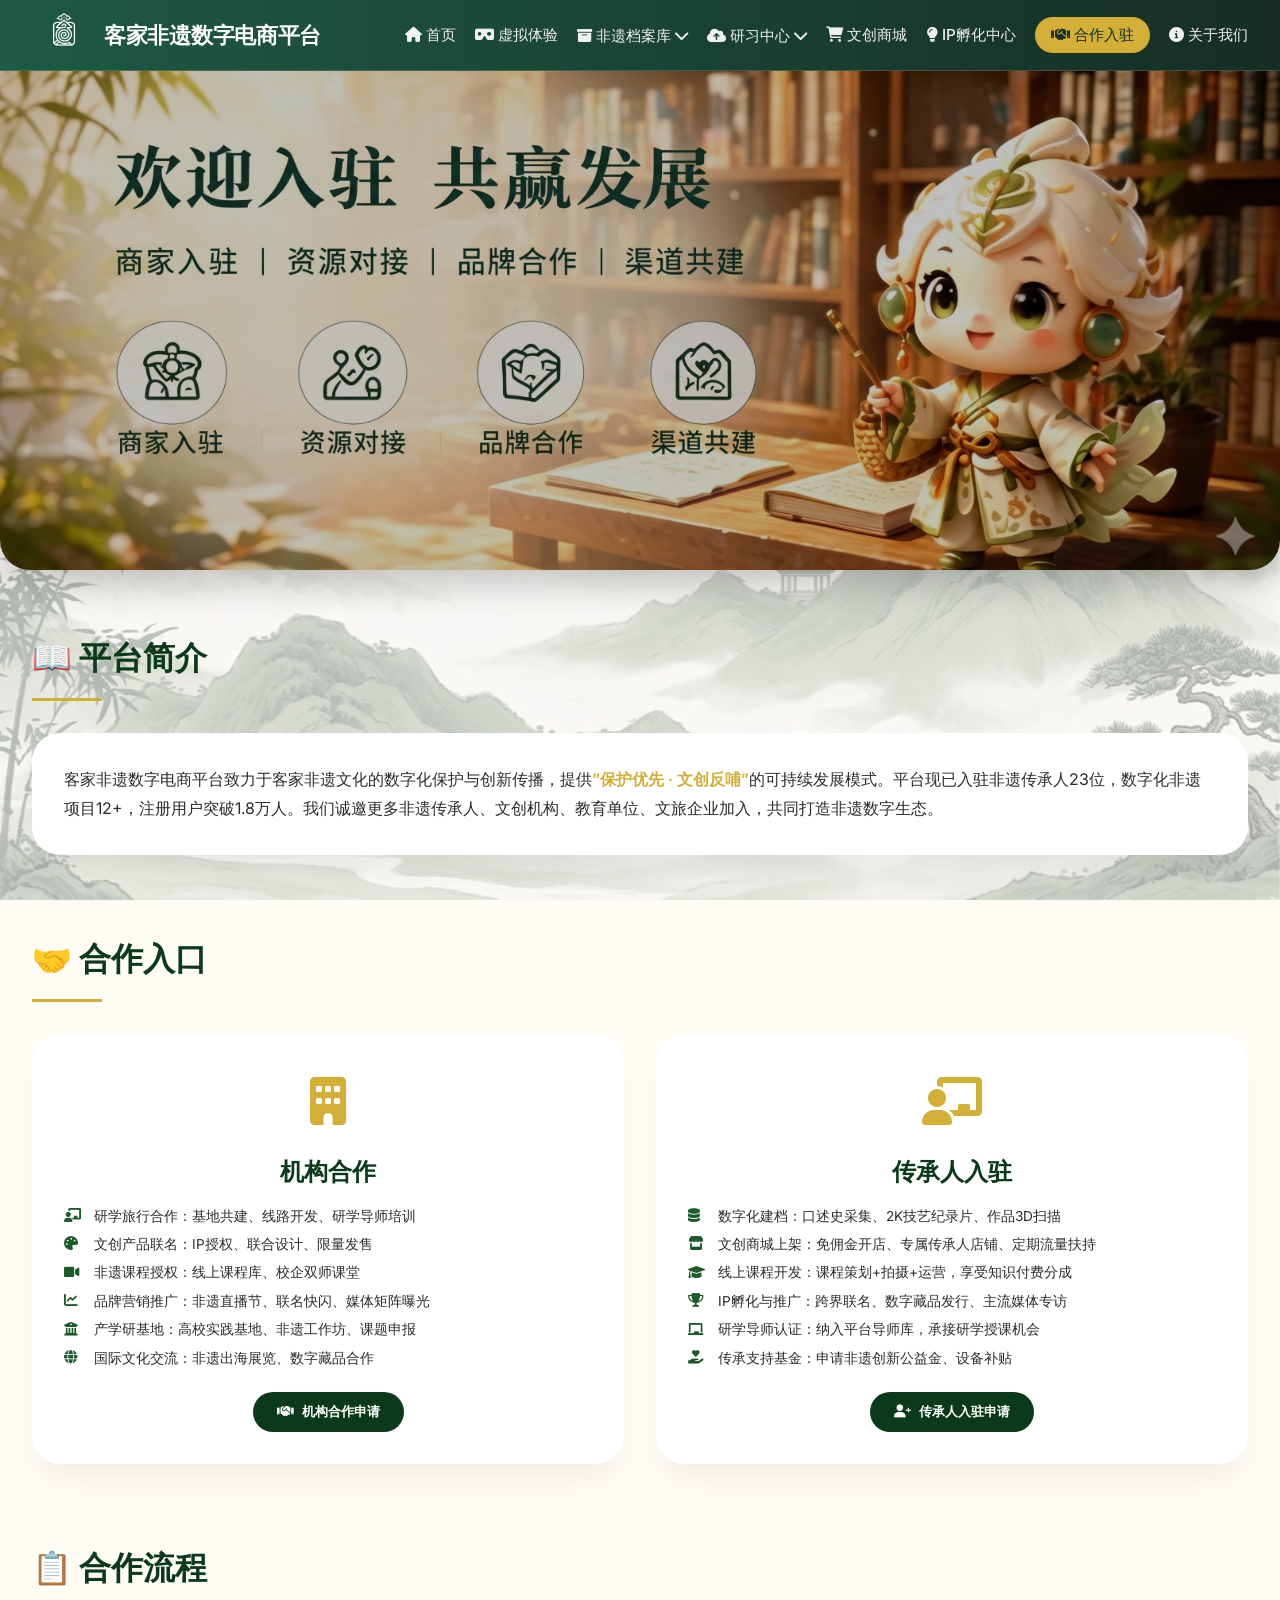
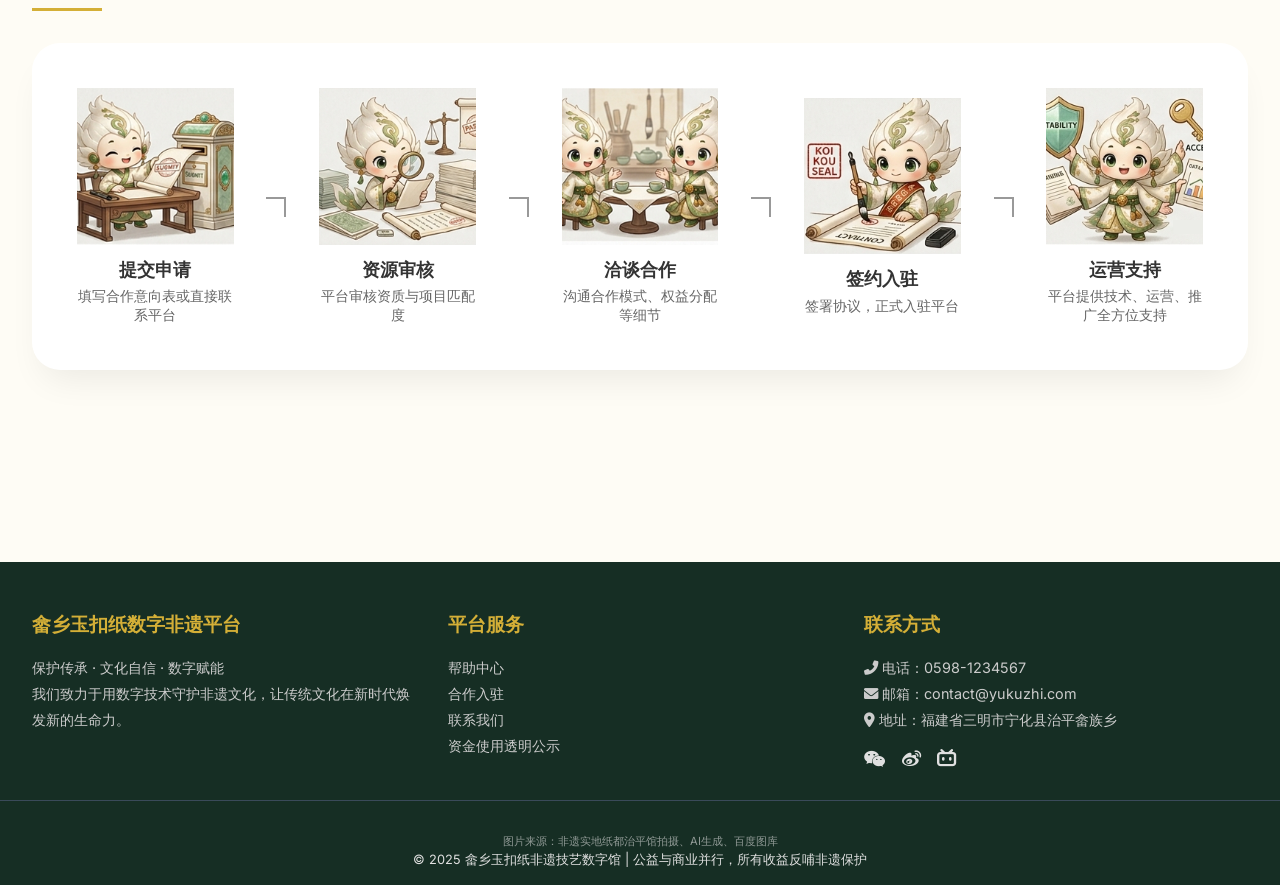
<file: other/cooperation.html>
<!DOCTYPE html>
<html lang="zh-CN">
<head>
    <meta charset="UTF-8">
    <meta name="viewport" content="width=device-width, initial-scale=1.0, user-scalable=yes">
    <title>畲乡玉扣纸非遗技艺数字馆 - 合作入驻</title>
    <!-- Font Awesome 6 -->
    <link rel="stylesheet" href="https://cdnjs.cloudflare.com/ajax/libs/font-awesome/6.0.0-beta3/css/all.min.css">
    <!-- Google Fonts -->
    <link href="https://fonts.googleapis.com/css2?family=Inter:opsz,wght@14..32,300;14..32,400;14..32,500;14..32,600;14..32,700&display=swap" rel="stylesheet">
    <link rel="stylesheet" href="../css/cooperation.css">
    <!-- AOS (Animate On Scroll) -->
    <link rel="stylesheet" href="https://unpkg.com/aos@2.3.4/dist/aos.css">
</head>
<body>

<!-- 导航栏 -->
<div class="nav">
    <div class="nav-container">
        <div class="logo">
            <img src="../images/logo/logo.png" alt="Logo" style="height: 64px; width: auto;">
            <span>客家非遗数字电商平台</span>
        </div>
        <div class="nav-links" id="navLinks">
            <a href="../index.html"><i class="fas fa-home"></i> 首页</a>
            <a href="virtual.html"><i class="fas fa-vr-cardboard"></i> 虚拟体验</a>

            <!-- 二级菜单：非遗档案库 -->
            <div class="dropdown" id="archiveDropdown">
                <a href="javascript:void(0);" class="dropbtn">
                    <i class="fas fa-archive"></i> 非遗档案库 <i class="fas fa-chevron-down arrow-icon"></i>
                </a>
                <div class="dropdown-content">
                    <a href="yukou_paper.html"><i class="fas fa-scroll"></i> 畲乡玉扣纸</a>
                    <a href="hakka.html"><i class="fas fa-leaf"></i> 其他客家非遗</a>
                </div>
            </div>

            <!-- 二级菜单：研习中心（原云端教育） -->
            <div class="dropdown" id="studyDropdown">
                <a href="javascript:void(0);" class="dropbtn">
                    <i class="fas fa-cloud-upload-alt"></i> 研习中心 <i class="fas fa-chevron-down arrow-icon"></i>
                </a>
                <div class="dropdown-content">
                    <a href="courses.html"><i class="fas fa-graduation-cap"></i> 在线课程</a>
                    <a href="study.html"><i class="fas fa-tree"></i> 研学实践</a>
                </div>
            </div>

            <a href="shop.html"><i class="fas fa-shopping-cart"></i> 文创商城</a>
            <a href="ip.html"><i class="fas fa-lightbulb"></i> IP孵化中心</a>
            <a href="cooperation.html" class="active"><i class="fas fa-handshake"></i> 合作入驻</a>
            <a href="about.html"><i class="fas fa-info-circle"></i> 关于我们</a>
        </div>
        <div class="menu-icon" id="menuIcon">
            <i class="fas fa-bars"></i>
        </div>
    </div>
</div>

<!-- 静态 Banner -->
<div class="banner-container" data-aos="fade-down">
    <div class="banner-bg" style="background-image: url('../images/cooperation/banner/cooperation.jpg');"></div>

</div>

<!-- 主体内容区 -->
<div class="container">
    <!-- 1. 平台简介 -->
    <div class="section">
        <div class="section-header" data-aos="fade-up">
            <h2 class="section-title">📖 平台简介</h2>
            <div class="title-decoration"></div>
        </div>
        <div class="intro-card" data-aos="fade-up" data-aos-delay="100">
            <p>客家非遗数字电商平台致力于客家非遗文化的数字化保护与创新传播，提供<span class="highlight">”保护优先 · 文创反哺”</span>的可持续发展模式。平台现已入驻非遗传承人23位，数字化非遗项目12+，注册用户突破1.8万人。我们诚邀更多非遗传承人、文创机构、教育单位、文旅企业加入，共同打造非遗数字生态。</p>
        </div>
    </div>

    <!-- 2. 两大合作入口 -->
    <!-- 合作入口 - 内容丰富版（无新增板块） -->
    <div class="section">
        <div class="section-header" data-aos="fade-up">
            <h2 class="section-title">🤝 合作入口</h2>
            <div class="title-decoration"></div>
        </div>
        <div class="cooperation-grid">
            <!-- 机构合作卡片（内容大幅丰富） -->
            <div class="coop-card" data-aos="fade-right" data-aos-delay="0">
                <div class="coop-icon"><i class="fas fa-building"></i></div>
                <h3>机构合作</h3>
                <ul>
                    <li><i class="fas fa-chalkboard-user"></i> 研学旅行合作：基地共建、线路开发、研学导师培训</li>
                    <li><i class="fas fa-palette"></i> 文创产品联名：IP授权、联合设计、限量发售</li>
                    <li><i class="fas fa-video"></i> 非遗课程授权：线上课程库、校企双师课堂</li>
                    <li><i class="fas fa-chart-line"></i> 品牌营销推广：非遗直播节、联名快闪、媒体矩阵曝光</li>
                    <li><i class="fas fa-university"></i> 产学研基地：高校实践基地、非遗工作坊、课题申报</li>
                    <li><i class="fas fa-globe"></i> 国际文化交流：非遗出海展览、数字藏品合作</li>
                </ul>
                <button class="coop-btn" data-type="institution"><i class="fas fa-handshake"></i> 机构合作申请</button>
            </div>

            <!-- 传承人入驻卡片（内容大幅丰富） -->
            <div class="coop-card" data-aos="fade-left" data-aos-delay="100">
                <div class="coop-icon"><i class="fas fa-chalkboard-user"></i></div>
                <h3>传承人入驻</h3>
                <ul>
                    <li><i class="fas fa-database"></i> 数字化建档：口述史采集、2K技艺纪录片、作品3D扫描</li>
                    <li><i class="fas fa-store"></i> 文创商城上架：免佣金开店、专属传承人店铺、定期流量扶持</li>
                    <li><i class="fas fa-graduation-cap"></i> 线上课程开发：课程策划+拍摄+运营，享受知识付费分成</li>
                    <li><i class="fas fa-trophy"></i> IP孵化与推广：跨界联名、数字藏品发行、主流媒体专访</li>
                    <li><i class="fas fa-chalkboard"></i> 研学导师认证：纳入平台导师库，承接研学授课机会</li>
                    <li><i class="fas fa-hand-holding-heart"></i> 传承支持基金：申请非遗创新公益金、设备补贴</li>
                </ul>

                <button class="coop-btn" data-type="inheritor"><i class="fas fa-user-plus"></i> 传承人入驻申请</button>
            </div>
        </div>
    </div>

    <!-- 3. 合作流程 -->
    <div class="section">
        <div class="section-header" data-aos="fade-up">
            <h2 class="section-title">📋 合作流程</h2>
            <div class="title-decoration"></div>
        </div>
        <div class="process-wrap">
            <!-- 步骤1 -->
            <div class="process-item" data-aos="zoom-in" data-aos-delay="0">
                <div class="process-img">
                    <img src="../images/cooperation/step1.png" alt="提交申请">
                </div>
                <div class="process-text">
                    <h3>提交申请</h3>
                    <p>填写合作意向表或直接联系平台</p>
                </div>
            </div>
            <div class="process-arrow" data-aos="fade-right" data-aos-delay="50"></div>

            <!-- 步骤2 -->
            <div class="process-item" data-aos="zoom-in" data-aos-delay="100">
                <div class="process-img">
                    <img src="../images/cooperation/step2.png" alt="资源审核">
                </div>
                <div class="process-text">
                    <h3>资源审核</h3>
                    <p>平台审核资质与项目匹配度</p>
                </div>
            </div>
            <div class="process-arrow" data-aos="fade-right" data-aos-delay="150"></div>

            <!-- 步骤3 -->
            <div class="process-item" data-aos="zoom-in" data-aos-delay="200">
                <div class="process-img">
                    <img src="../images/cooperation/step3.png" alt="洽谈合作">
                </div>
                <div class="process-text">
                    <h3>洽谈合作</h3>
                    <p>沟通合作模式、权益分配等细节</p>
                </div>
            </div>
            <div class="process-arrow" data-aos="fade-right" data-aos-delay="250"></div>

            <!-- 步骤4 -->
            <div class="process-item" data-aos="zoom-in" data-aos-delay="300">
                <div class="process-img">
                    <img src="../images/cooperation/step4.png" alt="签约入驻">
                </div>
                <div class="process-text">
                    <h3>签约入驻</h3>
                    <p>签署协议，正式入驻平台</p>
                </div>
            </div>
            <div class="process-arrow" data-aos="fade-right" data-aos-delay="350"></div>

            <!-- 步骤5 -->
            <div class="process-item" data-aos="zoom-in" data-aos-delay="400">
                <div class="process-img">
                    <img src="../images/cooperation/step5.png" alt="运营支持">
                </div>
                <div class="process-text">
                    <h3>运营支持</h3>
                    <p>平台提供技术、运营、推广全方位支持</p>
                </div>
            </div>
        </div>
    </div>


    <!-- 4. 合作伙伴展示
    <div class="section">
        <div class="section-header">
            <h2 class="section-title">🏛️ 合作伙伴 · 入驻机构</h2>
            <div class="title-decoration"></div>
        </div>
        <div class="partners-grid">
            <span>宁化县文旅局</span>
            <span>三明学院</span>
            <span>福建师范大学</span>
            <span>闽西红色文化研究院</span>
            <span>研学旅行协会</span>
            <span>天眼新闻</span>
            <span>中国美术学院</span>
            <span>北京科技大学</span>
            <span>纸加文创</span>
            <span>福建非遗协会</span>
        </div>
    </div>
    -->
</div>

<!-- 底部信息栏 -->
<footer class="footer">
    <div class="footer-container">
        <div class="footer-col">
            <h4>畲乡玉扣纸数字非遗平台</h4>
            <p>保护传承 · 文化自信 · 数字赋能</p>
            <p>我们致力于用数字技术守护非遗文化，让传统文化在新时代焕发新的生命力。</p>
        </div>
        <div class="footer-col">
            <h4>平台服务</h4>
            <a href="#">帮助中心</a>
            <a href="cooperation.html">合作入驻</a>
            <a href="about.html">联系我们</a>
            <a href="#" id="fundTransparency">资金使用透明公示</a>
        </div>
        <div class="footer-col">
            <h4>联系方式</h4>
            <p><i class="fas fa-phone-alt"></i> 电话：0598-1234567</p>
            <p><i class="fas fa-envelope"></i> 邮箱：contact@yukuzhi.com</p>
            <p><i class="fas fa-map-marker-alt"></i> 地址：福建省三明市宁化县治平畲族乡</p>
            <div class="social-icons">
                <i class="fab fa-weixin"></i>
                <i class="fab fa-weibo"></i>
                <i class="fab fa-bilibili"></i>
            </div>
        </div>
    </div>
    <div class="footer-bottom">
        <p class="image-source">图片来源：非遗实地纸都治平馆拍摄、AI生成、百度图库</p>
        <p>© 2025 畲乡玉扣纸非遗技艺数字馆 | 公益与商业并行，所有收益反哺非遗保护</p>
    </div>
</footer>

<script src="../js/cooperation.js"></script>
<!-- AOS (Animate On Scroll) -->
<script src="https://unpkg.com/aos@2.3.4/dist/aos.js"></script>
<script>
    AOS.init({
        duration: 800,
        easing: 'ease-out-cubic',
        once: true,
        offset: 80
    });
</script>
</body>
</html>
</file>
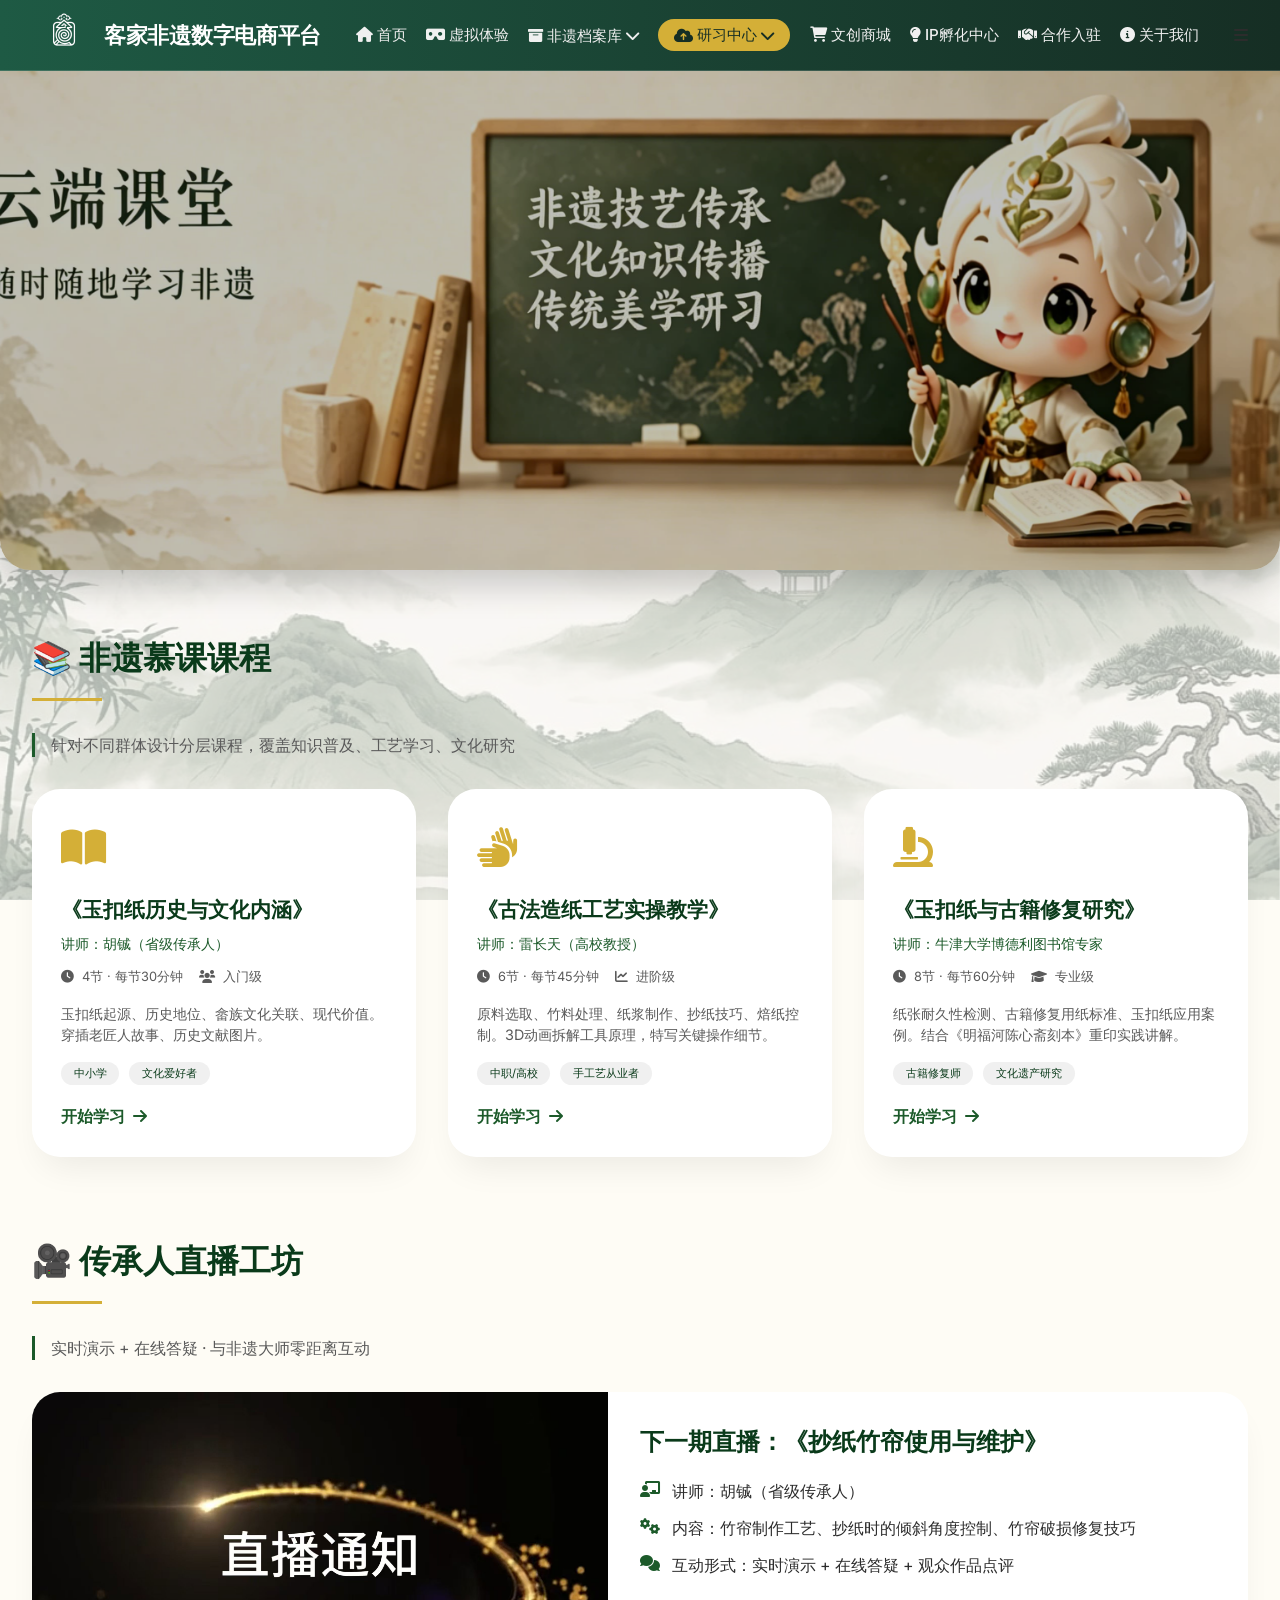
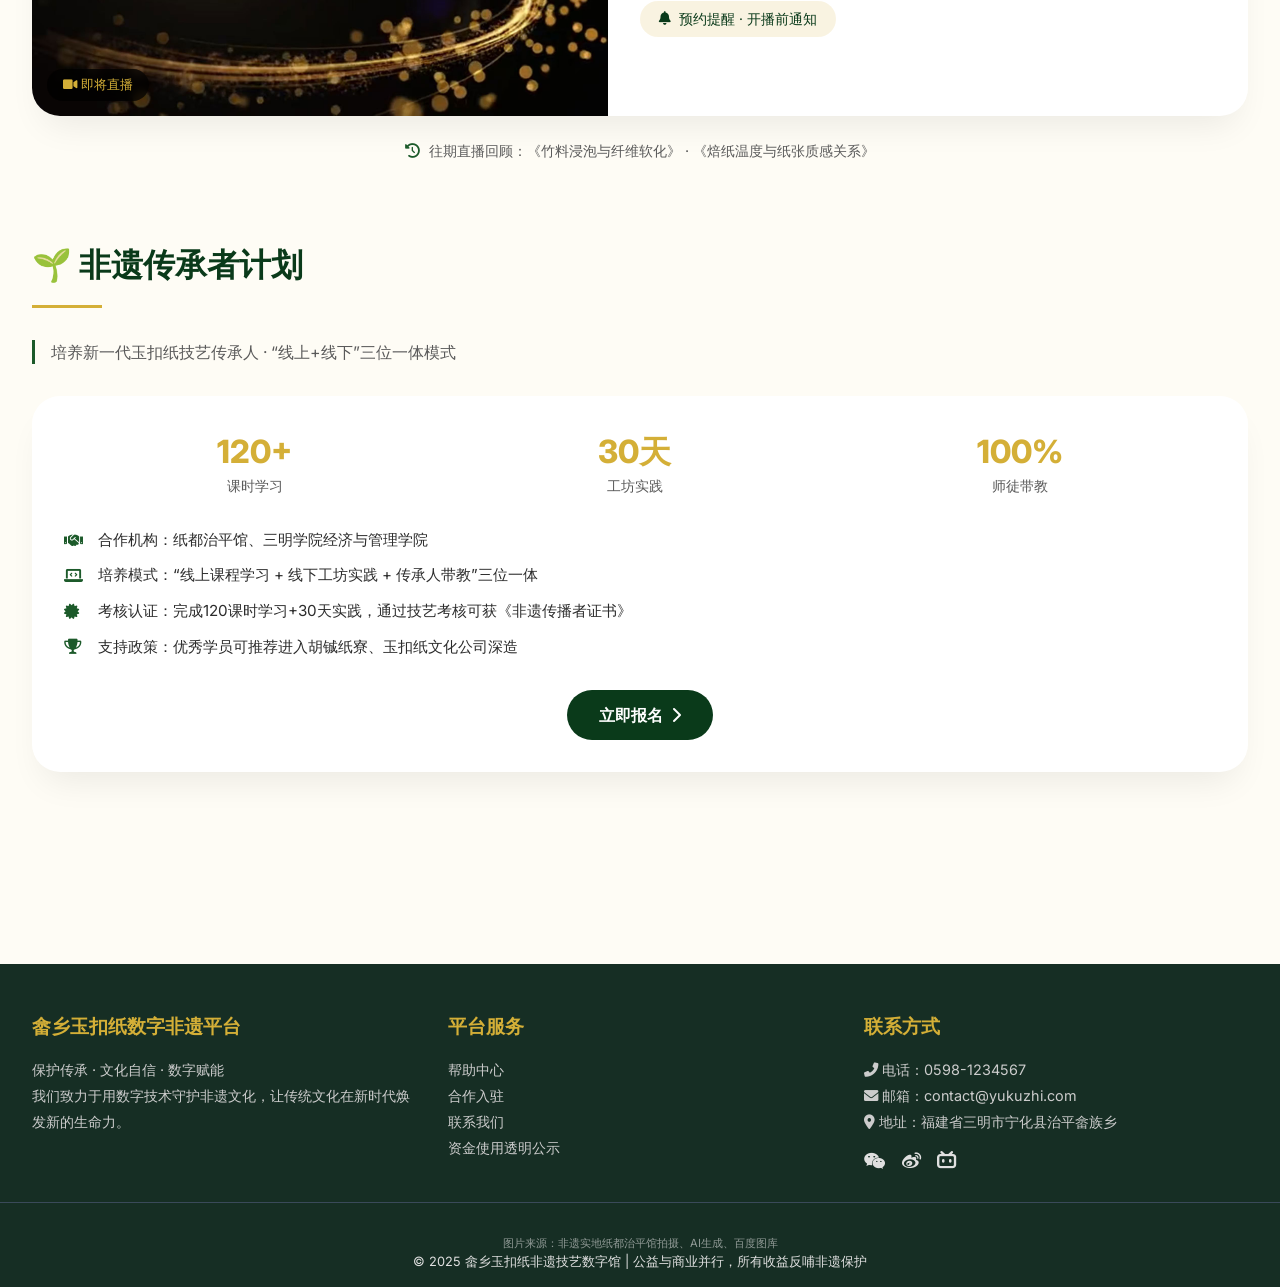
<file: other/courses.html>
<!DOCTYPE html>
<html lang="zh-CN">
<head>
    <meta charset="UTF-8">
    <meta name="viewport" content="width=device-width, initial-scale=1.0, user-scalable=yes">
    <title>在线课程 · 传承人培养 | 畲乡玉扣纸非遗数字馆</title>
    <!-- Font Awesome 6 -->
    <link rel="stylesheet" href="https://cdnjs.cloudflare.com/ajax/libs/font-awesome/6.0.0-beta3/css/all.min.css">
    <!-- Google Fonts -->
    <link href="https://fonts.googleapis.com/css2?family=Inter:opsz,wght@14..32,300;400;500;600;700&display=swap" rel="stylesheet">
    <link rel="stylesheet" href="../css/courses.css">
    <!-- AOS (Animate On Scroll) -->
    <link rel="stylesheet" href="https://unpkg.com/aos@2.3.4/dist/aos.css">
</head>
<body>

<!-- 导航栏 -->
<div class="nav">
    <div class="nav-container">
        <div class="logo">
            <img src="../images/logo/logo.png" alt="Logo" style="height: 64px; width: auto;">
            <span>客家非遗数字电商平台</span>
        </div>
        <div class="nav-links" id="navLinks">
            <a href="../index.html"><i class="fas fa-home"></i> 首页</a>
            <a href="virtual.html"><i class="fas fa-vr-cardboard"></i> 虚拟体验</a>

            <!-- 二级菜单：非遗档案库 -->
            <div class="dropdown" id="archiveDropdown">
                <a href="javascript:void(0);" class="dropbtn">
                    <i class="fas fa-archive"></i> 非遗档案库 <i class="fas fa-chevron-down arrow-icon"></i>
                </a>
                <div class="dropdown-content">
                    <a href="yukou_paper.html"><i class="fas fa-scroll"></i> 畲乡玉扣纸</a>
                    <a href="hakka.html"><i class="fas fa-leaf"></i> 其他客家非遗</a>
                </div>
            </div>

            <!-- 二级菜单：研习中心 -->
            <div class="dropdown" id="studyDropdown">
                <a href="javascript:void(0);" class="dropbtn active-parent">
                    <i class="fas fa-cloud-upload-alt"></i> 研习中心 <i class="fas fa-chevron-down arrow-icon"></i>
                </a>
                <div class="dropdown-content">
                    <a href="courses.html" class="active"><i class="fas fa-graduation-cap"></i> 在线课程</a>
                    <a href="study.html"><i class="fas fa-tree"></i> 研学实践</a>
                </div>
            </div>

            <a href="shop.html"><i class="fas fa-shopping-cart"></i> 文创商城</a>
            <a href="ip.html"><i class="fas fa-lightbulb"></i> IP孵化中心</a>
            <a href="cooperation.html"><i class="fas fa-handshake"></i> 合作入驻</a>
            <a href="about.html"><i class="fas fa-info-circle"></i> 关于我们</a>
        </div>
        <div class="menu-icon" id="menuIcon">
            <i class="fas fa-bars"></i>
        </div>
    </div>
</div>

<!-- 静态 Banner（课程主题） -->

<div class="banner-container" data-aos="fade-down" data-aos-duration="1000">
    <div class="banner-bg" style="background-image: url('../images/education/courses/banner/courses.jpg');"></div>

</div>

<!-- 主体内容区：仅包含课程相关模块（慕课、直播工坊、传承者计划） -->
<div class="container">
    <!-- 1. 非遗慕课课程 -->
    <div class="section">
        <div class="section-header" data-aos="fade-up">
            <h2 class="section-title">📚 非遗慕课课程</h2>
            <div class="title-decoration"></div>
        </div>
        <p class="section-subtitle" data-aos="fade-up" data-aos-delay="100">针对不同群体设计分层课程，覆盖知识普及、工艺学习、文化研究</p>
        <div class="course-grid">
            <div class="course-card" data-aos="fade-up" data-aos-delay="0">
                <div class="course-icon"><i class="fas fa-book-open"></i></div>
                <h3>《玉扣纸历史与文化内涵》</h3>
                <p class="teacher">讲师：胡铖（省级传承人）</p>
                <div class="course-meta">
                    <span><i class="fas fa-clock"></i> 4节 · 每节30分钟</span>
                    <span><i class="fas fa-users"></i> 入门级</span>
                </div>
                <p class="course-desc">玉扣纸起源、历史地位、畲族文化关联、现代价值。穿插老匠人故事、历史文献图片。</p>
                <div class="course-tags">
                    <span>中小学</span>
                    <span>文化爱好者</span>
                </div>
                <a href="#" class="course-link">开始学习 <i class="fas fa-arrow-right"></i></a>
            </div>
            <div class="course-card" data-aos="fade-up" data-aos-delay="100">
                <div class="course-icon"><i class="fas fa-hands"></i></div>
                <h3>《古法造纸工艺实操教学》</h3>
                <p class="teacher">讲师：雷长天（高校教授）</p>
                <div class="course-meta">
                    <span><i class="fas fa-clock"></i> 6节 · 每节45分钟</span>
                    <span><i class="fas fa-chart-line"></i> 进阶级</span>
                </div>
                <p class="course-desc">原料选取、竹料处理、纸浆制作、抄纸技巧、焙纸控制。3D动画拆解工具原理，特写关键操作细节。</p>
                <div class="course-tags">
                    <span>中职/高校</span>
                    <span>手工艺从业者</span>
                </div>
                <a href="#" class="course-link">开始学习 <i class="fas fa-arrow-right"></i></a>
            </div>
            <div class="course-card" data-aos="fade-up" data-aos-delay="200">
                <div class="course-icon"><i class="fas fa-microscope"></i></div>
                <h3>《玉扣纸与古籍修复研究》</h3>
                <p class="teacher">讲师：牛津大学博德利图书馆专家</p>
                <div class="course-meta">
                    <span><i class="fas fa-clock"></i> 8节 · 每节60分钟</span>
                    <span><i class="fas fa-graduation-cap"></i> 专业级</span>
                </div>
                <p class="course-desc">纸张耐久性检测、古籍修复用纸标准、玉扣纸应用案例。结合《明福河陈心斋刻本》重印实践讲解。</p>
                <div class="course-tags">
                    <span>古籍修复师</span>
                    <span>文化遗产研究</span>
                </div>
                <a href="#" class="course-link">开始学习 <i class="fas fa-arrow-right"></i></a>
            </div>
        </div>
    </div>

    <!-- 2. 传承人直播工坊 -->
    <div class="section">
        <div class="section-header" data-aos="fade-up">
            <h2 class="section-title">🎥 传承人直播工坊</h2>
            <div class="title-decoration"></div>
        </div>
        <p class="section-subtitle" data-aos="fade-up" data-aos-delay="100">实时演示 + 在线答疑 · 与非遗大师零距离互动</p>
        <div class="live-card" data-aos="fade-right" data-aos-delay="200">
            <div class="live-media">
                <img src="../images/education/live-workshop.jpg" alt="直播工坊">
                <div class="live-badge"><i class="fas fa-video"></i> 即将直播</div>
            </div>
            <div class="live-info">
                <h3>下一期直播：《抄纸竹帘使用与维护》</h3>
                <ul>
                    <li><i class="fas fa-chalkboard-user"></i> 讲师：胡铖（省级传承人）</li>
                    <li><i class="fas fa-cogs"></i> 内容：竹帘制作工艺、抄纸时的倾斜角度控制、竹帘破损修复技巧</li>
                    <li><i class="fas fa-comments"></i> 互动形式：实时演示 + 在线答疑 + 观众作品点评</li>
                </ul>
                <div class="live-reminder">
                    <i class="fas fa-bell"></i> 预约提醒 · 开播前通知
                </div>
            </div>
        </div>
        <div class="past-live" data-aos="fade-up" data-aos-delay="300">
            <p><i class="fas fa-history"></i> 往期直播回顾：《竹料浸泡与纤维软化》 · 《焙纸温度与纸张质感关系》</p>
        </div>
    </div>

    <!-- 3. 非遗传承者计划 -->
    <div class="section">
        <div class="section-header" data-aos="fade-up">
            <h2 class="section-title">🌱 非遗传承者计划</h2>
            <div class="title-decoration"></div>
        </div>
        <p class="section-subtitle" data-aos="fade-up" data-aos-delay="100">培养新一代玉扣纸技艺传承人 · “线上+线下”三位一体模式</p>
        <div class="plan-card" data-aos="zoom-in" data-aos-delay="200">
            <div class="plan-stats" data-aos="flip-left" data-aos-delay="300">
                <div class="stat-item">
                    <span class="stat-number">120+</span>
                    <span class="stat-label">课时学习</span>
                </div>
                <div class="stat-item">
                    <span class="stat-number">30天</span>
                    <span class="stat-label">工坊实践</span>
                </div>
                <div class="stat-item">
                    <span class="stat-number">100%</span>
                    <span class="stat-label">师徒带教</span>
                </div>
            </div>
            <div class="plan-details" data-aos="fade-left" data-aos-delay="400">
                <p><i class="fas fa-handshake"></i> 合作机构：纸都治平馆、三明学院经济与管理学院</p>
                <p><i class="fas fa-laptop-code"></i> 培养模式：“线上课程学习 + 线下工坊实践 + 传承人带教”三位一体</p>
                <p><i class="fas fa-certificate"></i> 考核认证：完成120课时学习+30天实践，通过技艺考核可获《非遗传播者证书》</p>
                <p><i class="fas fa-trophy"></i> 支持政策：优秀学员可推荐进入胡铖纸寮、玉扣纸文化公司深造</p>
            </div>
            <div class="plan-btn-wrapper">
                <a href="#" class="plan-btn">立即报名 <i class="fas fa-chevron-right"></i></a>
            </div>
        </div>
    </div>
</div>

<!-- 底部信息栏 -->
<footer class="footer" data-aos="fade-up">
    <div class="footer-container">
        <div class="footer-col">
            <h4>畲乡玉扣纸数字非遗平台</h4>
            <p>保护传承 · 文化自信 · 数字赋能</p>
            <p>我们致力于用数字技术守护非遗文化，让传统文化在新时代焕发新的生命力。</p>
        </div>
        <div class="footer-col">
            <h4>平台服务</h4>
            <a href="#">帮助中心</a>
            <a href="cooperation.html">合作入驻</a>
            <a href="about.html">联系我们</a>
            <a href="#" id="fundTransparency">资金使用透明公示</a>
        </div>
        <div class="footer-col">
            <h4>联系方式</h4>
            <p><i class="fas fa-phone-alt"></i> 电话：0598-1234567</p>
            <p><i class="fas fa-envelope"></i> 邮箱：contact@yukuzhi.com</p>
            <p><i class="fas fa-map-marker-alt"></i> 地址：福建省三明市宁化县治平畲族乡</p>
            <div class="social-icons">
                <i class="fab fa-weixin"></i>
                <i class="fab fa-weibo"></i>
                <i class="fab fa-bilibili"></i>
            </div>
        </div>
    </div>
    <div class="footer-bottom">
        <p class="image-source">图片来源：非遗实地纸都治平馆拍摄、AI生成、百度图库</p>
        <p>© 2025 畲乡玉扣纸非遗技艺数字馆 | 公益与商业并行，所有收益反哺非遗保护</p>
    </div>
</footer>

<script src="../js/education.js"></script>
<!-- AOS (Animate On Scroll) -->
<script src="https://unpkg.com/aos@2.3.4/dist/aos.js"></script>
<script>
    AOS.init({
        duration: 800,
        easing: 'ease-out-cubic',
        once: true,
        offset: 80
    });
</script>
</body>
</html>
</file>
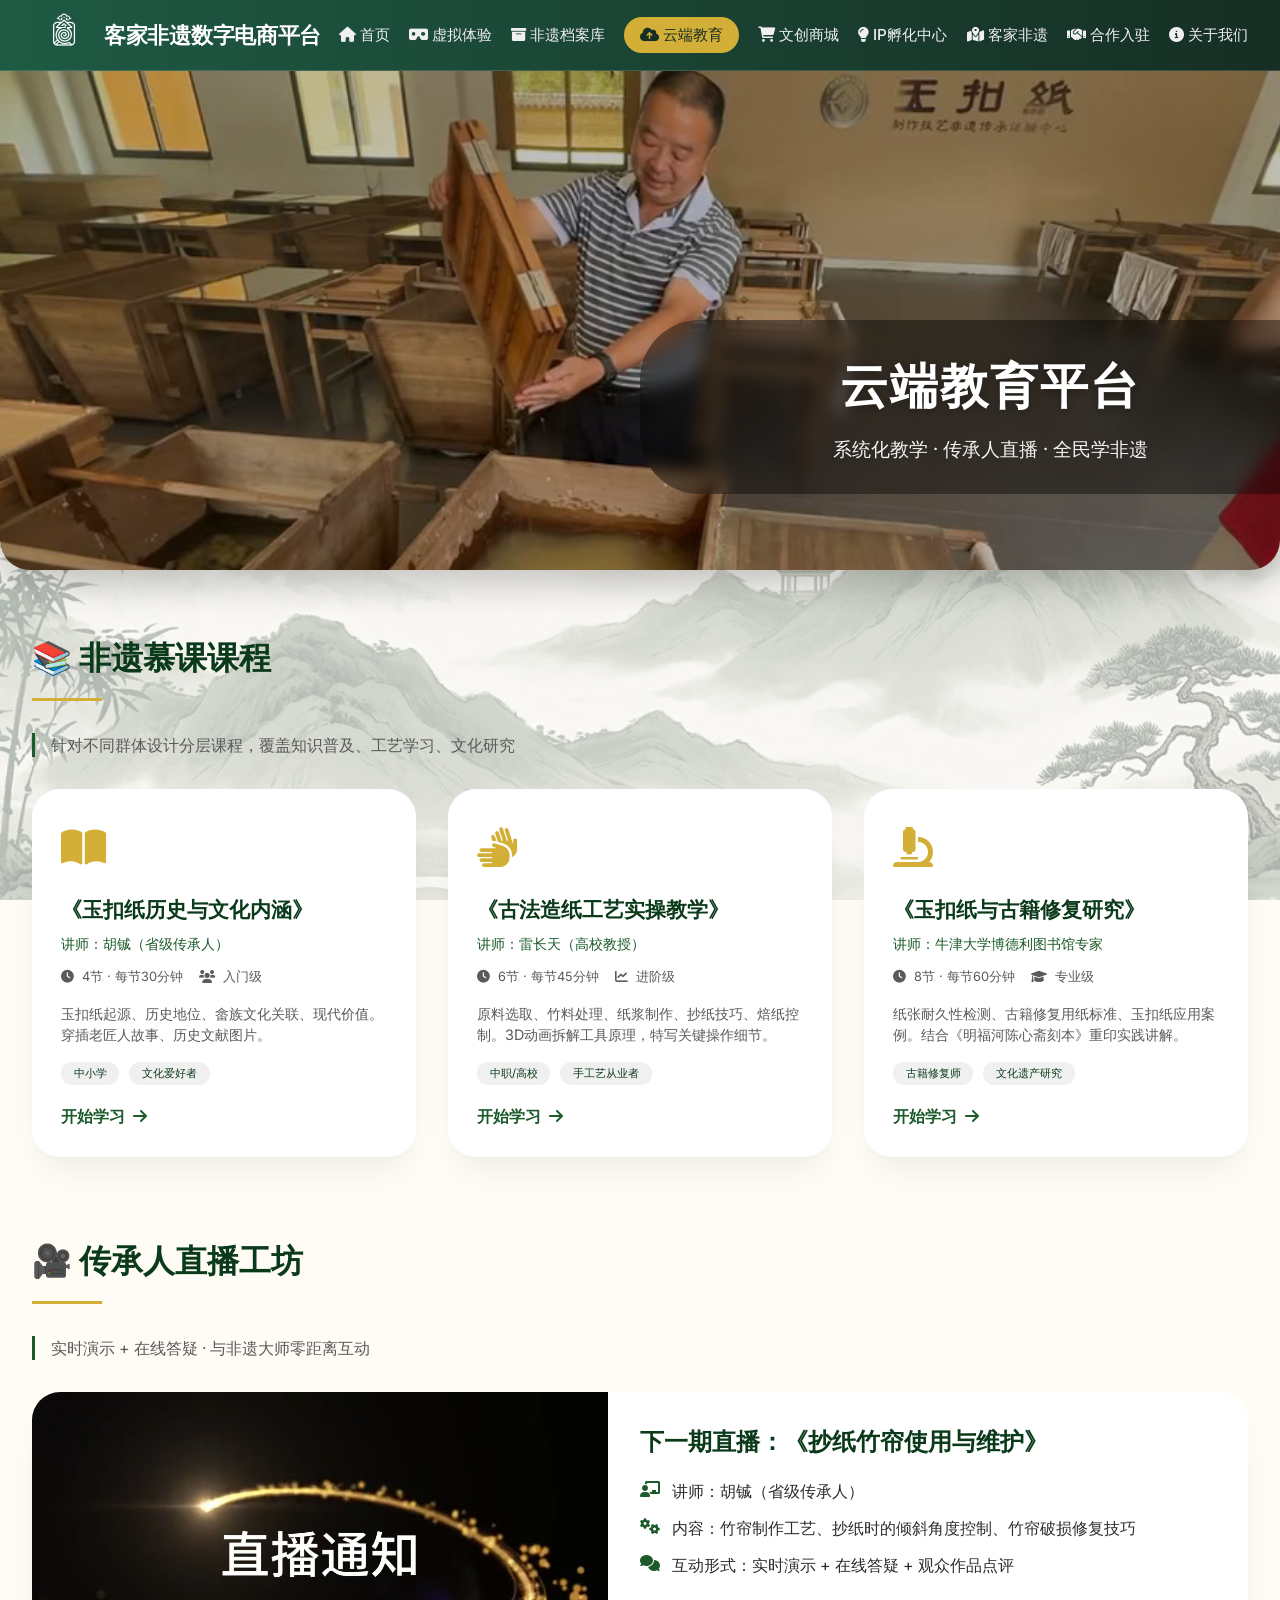
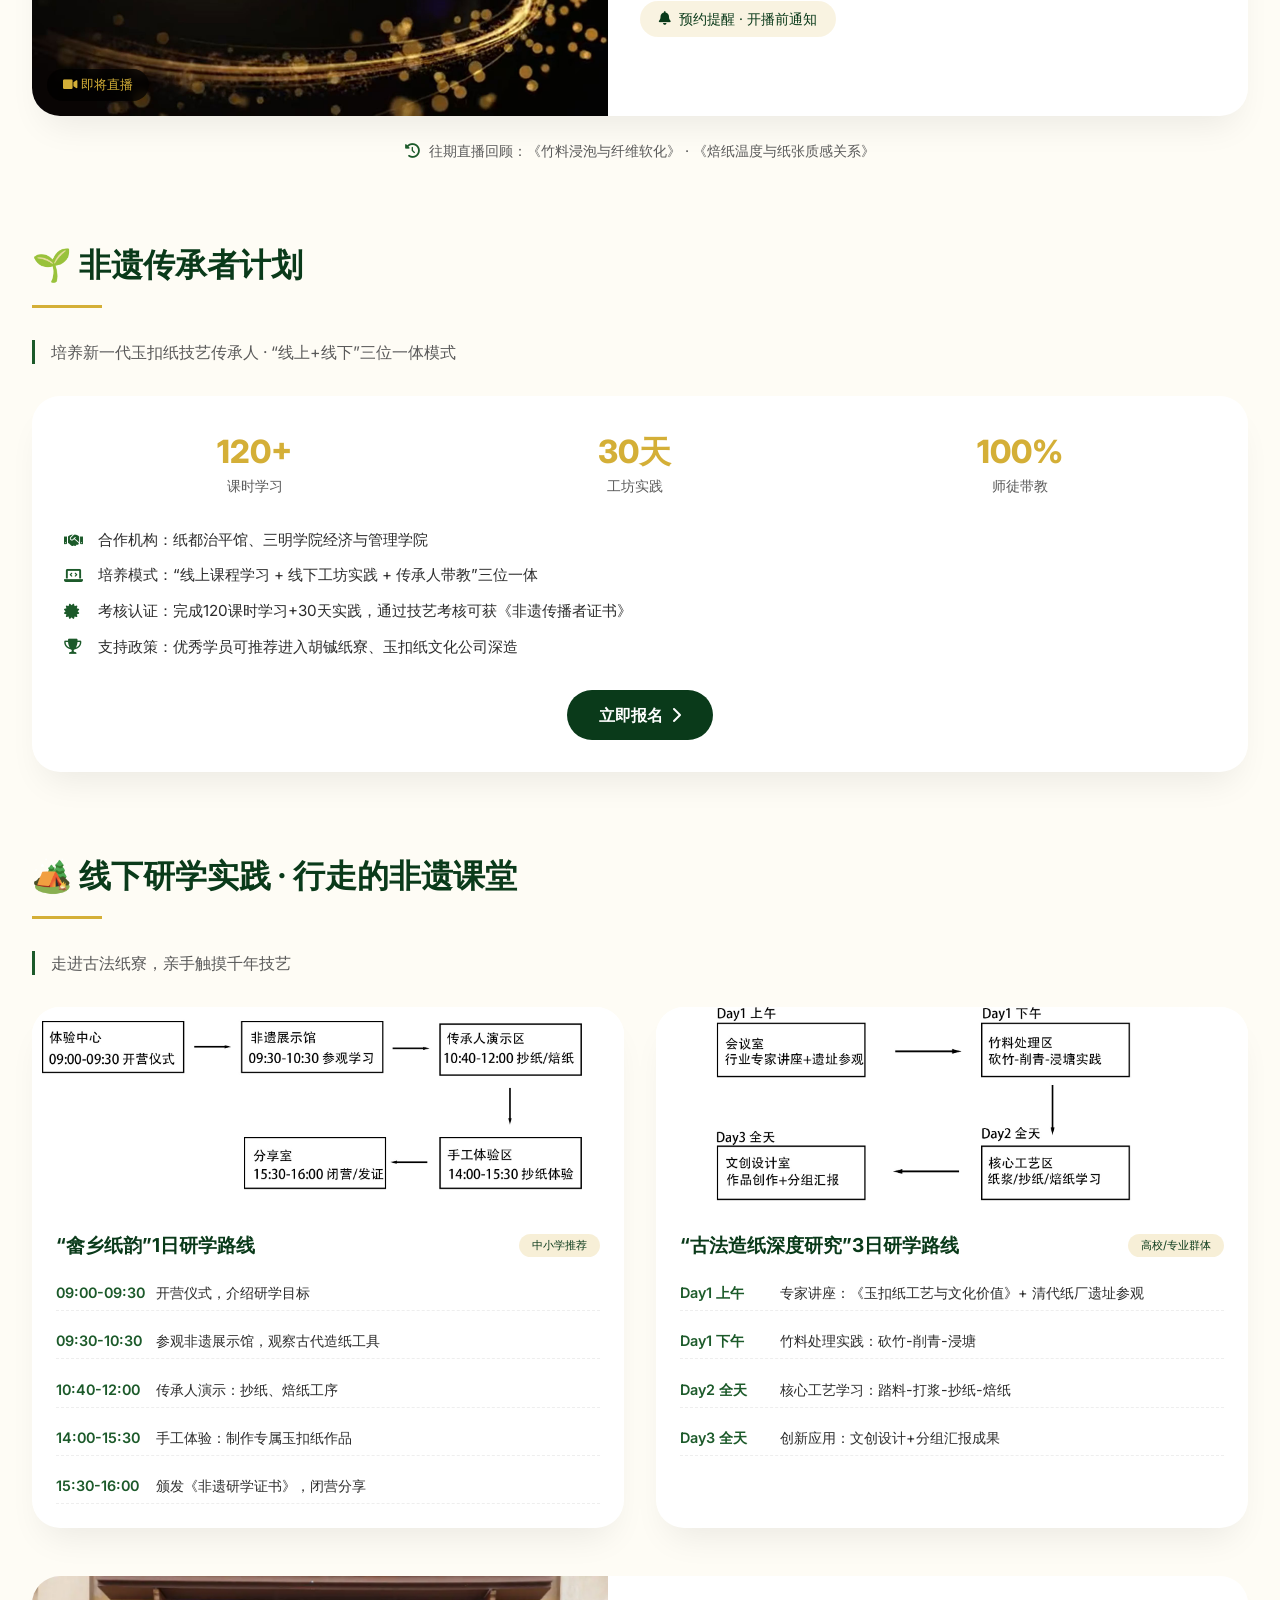
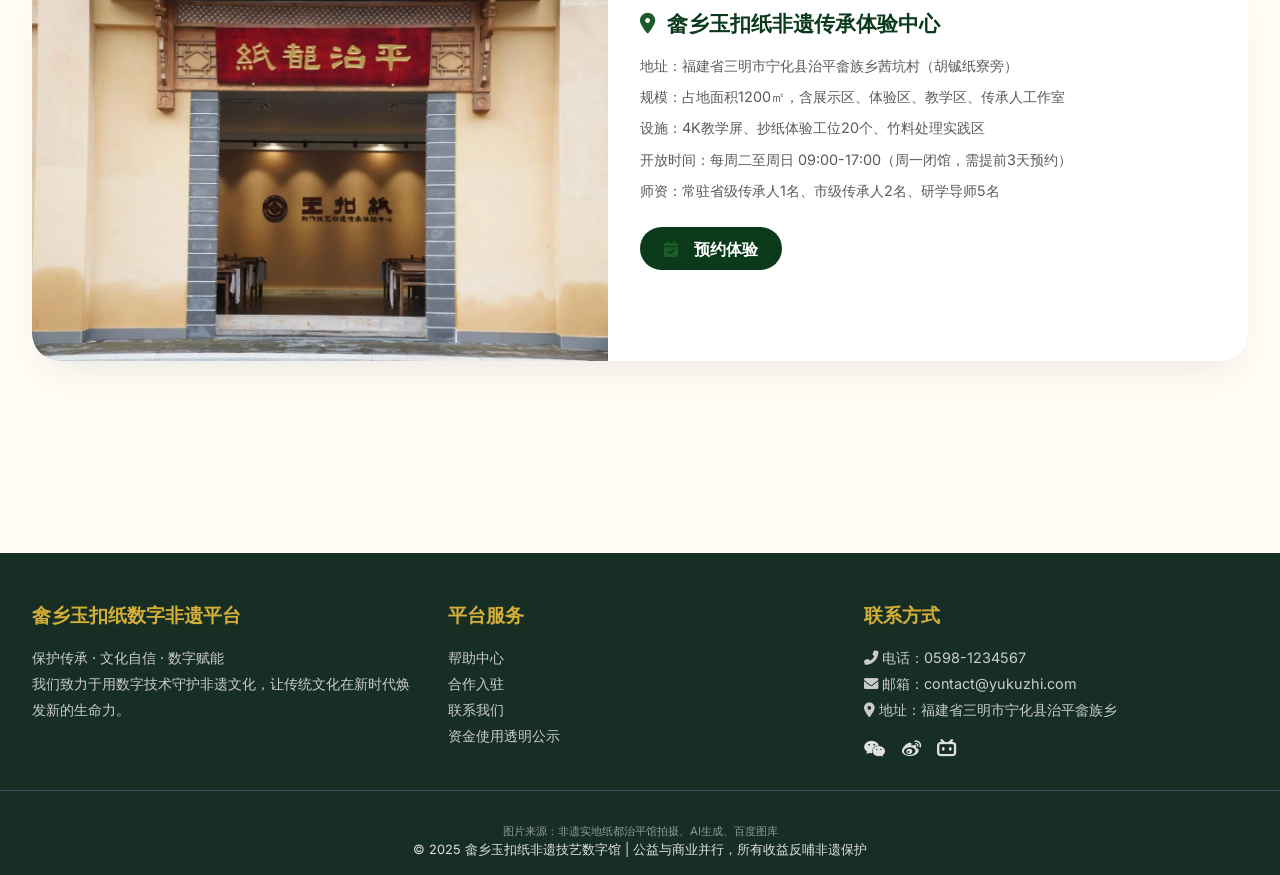
<file: other/education.html>
<!DOCTYPE html>
<html lang="zh-CN">
<head>
    <meta charset="UTF-8">
    <meta name="viewport" content="width=device-width, initial-scale=1.0, user-scalable=yes">
    <title>畲乡玉扣纸非遗技艺数字馆 - 云端教育</title>
    <!-- Font Awesome 6 -->
    <link rel="stylesheet" href="https://cdnjs.cloudflare.com/ajax/libs/font-awesome/6.0.0-beta3/css/all.min.css">
    <!-- Google Fonts -->
    <link href="https://fonts.googleapis.com/css2?family=Inter:opsz,wght@14..32,300;14..32,400;14..32,500;14..32,600;14..32,700&display=swap" rel="stylesheet">
    <link rel="stylesheet" href="../css/education.css">
    <!-- AOS Animate On Scroll -->
    <link rel="stylesheet" href="https://unpkg.com/aos@2.3.4/dist/aos.css">
</head>
<body>

<!-- 导航栏（与首页完全一致） -->
<div class="nav">
    <div class="nav-container">
        <div class="logo">
            <img src="../images/logo/logo.png" alt="Logo" style="height: 64px; width: auto;">
            <span>客家非遗数字电商平台</span>
        </div>
        <div class="nav-links" id="navLinks">
            <a href="../index.html"><i class="fas fa-home"></i> 首页</a>
            <a href="virtual.html"><i class="fas fa-vr-cardboard"></i> 虚拟体验</a>
            <a href="yukou_paper.html"><i class="fas fa-archive"></i> 非遗档案库</a>
            <a href="education.html" class="active"><i class="fas fa-cloud-upload-alt"></i> 云端教育</a>
            <a href="shop.html"><i class="fas fa-shopping-cart"></i> 文创商城</a>
            <a href="ip.html"><i class="fas fa-lightbulb"></i> IP孵化中心</a>
            <a href="hakka.html"><i class="fas fa-map-marked-alt"></i> 客家非遗</a>
            <a href="cooperation.html"><i class="fas fa-handshake"></i> 合作入驻</a>
            <a href="about.html"><i class="fas fa-info-circle"></i> 关于我们</a>
        </div>
        <div class="menu-icon" id="menuIcon">
            <i class="fas fa-bars"></i>
        </div>
    </div>
</div>

<!-- 静态 Banner -->
<div class="banner-container">
    <div class="banner-bg" style="background-image: url('../images/education/banner/banner-education.jpg');"></div>
    <div class="banner-text" data-aos="fade-down">
        <h1>云端教育平台</h1>
        <p>系统化教学 · 传承人直播 · 全民学非遗</p>
    </div>
</div>

<!-- 主体内容区 -->
<div class="container">
    <!-- 1. 非遗慕课课程 -->
    <div class="section">
        <div class="section-header" data-aos="fade-up">
            <h2 class="section-title">📚 非遗慕课课程</h2>
            <div class="title-decoration"></div>
        </div>
        <p class="section-subtitle" data-aos="fade-up" data-aos-delay="50">针对不同群体设计分层课程，覆盖知识普及、工艺学习、文化研究</p>
        <div class="course-grid">
            <div class="course-card" data-aos="fade-up" data-aos-delay="0">
                <div class="course-icon"><i class="fas fa-book-open"></i></div>
                <h3>《玉扣纸历史与文化内涵》</h3>
                <p class="teacher">讲师：胡铖（省级传承人）</p>
                <div class="course-meta">
                    <span><i class="fas fa-clock"></i> 4节 · 每节30分钟</span>
                    <span><i class="fas fa-users"></i> 入门级</span>
                </div>
                <p class="course-desc">玉扣纸起源、历史地位、畲族文化关联、现代价值。穿插老匠人故事、历史文献图片。</p>
                <div class="course-tags">
                    <span>中小学</span>
                    <span>文化爱好者</span>
                </div>
                <a href="#" class="course-link">开始学习 <i class="fas fa-arrow-right"></i></a>
            </div>
            <div class="course-card" data-aos="fade-up" data-aos-delay="100">
                <div class="course-icon"><i class="fas fa-hands"></i></div>
                <h3>《古法造纸工艺实操教学》</h3>
                <p class="teacher">讲师：雷长天（高校教授）</p>
                <div class="course-meta">
                    <span><i class="fas fa-clock"></i> 6节 · 每节45分钟</span>
                    <span><i class="fas fa-chart-line"></i> 进阶级</span>
                </div>
                <p class="course-desc">原料选取、竹料处理、纸浆制作、抄纸技巧、焙纸控制。3D动画拆解工具原理，特写关键操作细节。</p>
                <div class="course-tags">
                    <span>中职/高校</span>
                    <span>手工艺从业者</span>
                </div>
                <a href="#" class="course-link">开始学习 <i class="fas fa-arrow-right"></i></a>
            </div>
            <div class="course-card" data-aos="fade-up" data-aos-delay="200">
                <div class="course-icon"><i class="fas fa-microscope"></i></div>
                <h3>《玉扣纸与古籍修复研究》</h3>
                <p class="teacher">讲师：牛津大学博德利图书馆专家</p>
                <div class="course-meta">
                    <span><i class="fas fa-clock"></i> 8节 · 每节60分钟</span>
                    <span><i class="fas fa-graduation-cap"></i> 专业级</span>
                </div>
                <p class="course-desc">纸张耐久性检测、古籍修复用纸标准、玉扣纸应用案例。结合《明福河陈心斋刻本》重印实践讲解。</p>
                <div class="course-tags">
                    <span>古籍修复师</span>
                    <span>文化遗产研究</span>
                </div>
                <a href="#" class="course-link">开始学习 <i class="fas fa-arrow-right"></i></a>
            </div>
        </div>
    </div>

    <!-- 2. 传承人直播工坊 -->
    <div class="section">
        <div class="section-header" data-aos="fade-up">
            <h2 class="section-title">🎥 传承人直播工坊</h2>
            <div class="title-decoration"></div>
        </div>
        <p class="section-subtitle" data-aos="fade-up" data-aos-delay="50">实时演示 + 在线答疑 · 与非遗大师零距离互动</p>
        <div class="live-card" data-aos="fade-right">
            <div class="live-media">
                <img src="../images/education/live-workshop.jpg" alt="直播工坊">
                <div class="live-badge"><i class="fas fa-video"></i> 即将直播</div>
            </div>
            <div class="live-info">
                <h3>下一期直播：《抄纸竹帘使用与维护》</h3>
                <ul>
                    <li><i class="fas fa-chalkboard-user"></i> 讲师：胡铖（省级传承人）</li>
                    <li><i class="fas fa-cogs"></i> 内容：竹帘制作工艺、抄纸时的倾斜角度控制、竹帘破损修复技巧</li>
                    <li><i class="fas fa-comments"></i> 互动形式：实时演示 + 在线答疑 + 观众作品点评</li>
                </ul>
                <div class="live-reminder">
                    <i class="fas fa-bell"></i> 预约提醒 · 开播前通知
                </div>
            </div>
        </div>
        <div class="past-live" data-aos="fade-up" data-aos-delay="100">
            <p><i class="fas fa-history"></i> 往期直播回顾：《竹料浸泡与纤维软化》 · 《焙纸温度与纸张质感关系》</p>
        </div>
    </div>

    <!-- 3. 非遗传承者计划 -->
    <div class="section">
        <div class="section-header" data-aos="fade-up">
            <h2 class="section-title">🌱 非遗传承者计划</h2>
            <div class="title-decoration"></div>
        </div>
        <p class="section-subtitle" data-aos="fade-up" data-aos-delay="50">培养新一代玉扣纸技艺传承人 · “线上+线下”三位一体模式</p>
        <div class="plan-card" data-aos="zoom-in">
            <div class="plan-stats">
                <div class="stat-item">
                    <span class="stat-number">120+</span>
                    <span class="stat-label">课时学习</span>
                </div>
                <div class="stat-item">
                    <span class="stat-number">30天</span>
                    <span class="stat-label">工坊实践</span>
                </div>
                <div class="stat-item">
                    <span class="stat-number">100%</span>
                    <span class="stat-label">师徒带教</span>
                </div>
            </div>
            <div class="plan-details">
                <p><i class="fas fa-handshake"></i> 合作机构：纸都治平馆、三明学院经济与管理学院</p>
                <p><i class="fas fa-laptop-code"></i> 培养模式：“线上课程学习 + 线下工坊实践 + 传承人带教”三位一体</p>
                <p><i class="fas fa-certificate"></i> 考核认证：完成120课时学习+30天实践，通过技艺考核可获《非遗传播者证书》</p>
                <p><i class="fas fa-trophy"></i> 支持政策：优秀学员可推荐进入胡铖纸寮、玉扣纸文化公司深造</p>
            </div>
            <div class="plan-btn-wrapper">
                <a href="#" class="plan-btn">立即报名 <i class="fas fa-chevron-right"></i></a>
            </div>
        </div>
    </div>

    <!-- 4. 线下研学服务（原 study.html 内容整合） -->
    <div class="section">
        <div class="section-header" data-aos="fade-up">
            <h2 class="section-title">🏕️ 线下研学实践 · 行走的非遗课堂</h2>
            <div class="title-decoration"></div>
        </div>
        <p class="section-subtitle" data-aos="fade-up" data-aos-delay="50">走进古法纸寮，亲手触摸千年技艺</p>

        <!-- 研学路线 1日 / 3日 -->
        <div class="study-routes">
            <!-- 1日研学路线 -->
            <div class="route-card" data-aos="fade-up" data-aos-delay="0">
                <div class="route-img">
                    <img src="../images/education/route-1day.jpg" alt="1日研学路线">
                </div>
                <div class="route-content">
                    <div class="route-header">
                        <h3>“畲乡纸韵”1日研学路线</h3>
                        <span class="route-badge">中小学推荐</span>
                    </div>
                    <div class="route-schedule">
                        <div class="schedule-item"><span class="time">09:00-09:30</span> 开营仪式，介绍研学目标</div>
                        <div class="schedule-item"><span class="time">09:30-10:30</span> 参观非遗展示馆，观察古代造纸工具</div>
                        <div class="schedule-item"><span class="time">10:40-12:00</span> 传承人演示：抄纸、焙纸工序</div>
                        <div class="schedule-item"><span class="time">14:00-15:30</span> 手工体验：制作专属玉扣纸作品</div>
                        <div class="schedule-item"><span class="time">15:30-16:00</span> 颁发《非遗研学证书》，闭营分享</div>
                    </div>
                </div>
            </div>
            <!-- 3日研学路线 -->
            <div class="route-card" data-aos="fade-up" data-aos-delay="150">
                <div class="route-img">
                    <img src="../images/education/route-3day.jpg" alt="3日研学路线">
                </div>
                <div class="route-content">
                    <div class="route-header">
                        <h3>“古法造纸深度研究”3日研学路线</h3>
                        <span class="route-badge">高校/专业群体</span>
                    </div>
                    <div class="route-schedule">
                        <div class="schedule-item"><span class="time">Day1 上午</span> 专家讲座：《玉扣纸工艺与文化价值》+ 清代纸厂遗址参观</div>
                        <div class="schedule-item"><span class="time">Day1 下午</span> 竹料处理实践：砍竹-削青-浸塘</div>
                        <div class="schedule-item"><span class="time">Day2 全天</span> 核心工艺学习：踏料-打浆-抄纸-焙纸</div>
                        <div class="schedule-item"><span class="time">Day3 全天</span> 创新应用：文创设计+分组汇报成果</div>
                    </div>
                </div>
            </div>
        </div>

        <!-- 线下体验中心信息 -->
        <div class="experience-center" data-aos="fade-left">
            <div class="center-media">
                <img src="../images/education/纸都治平馆.jpg" alt="畲乡玉扣纸非遗传承体验中心">
            </div>
            <div class="center-info">
                <h3><i class="fas fa-map-marker-alt"></i> 畲乡玉扣纸非遗传承体验中心</h3>
                <p>地址：福建省三明市宁化县治平畲族乡茜坑村（胡铖纸寮旁）</p>
                <p>规模：占地面积1200㎡，含展示区、体验区、教学区、传承人工作室</p>
                <p>设施：4K教学屏、抄纸体验工位20个、竹料处理实践区</p>
                <p>开放时间：每周二至周日 09:00-17:00（周一闭馆，需提前3天预约）</p>
                <p>师资：常驻省级传承人1名、市级传承人2名、研学导师5名</p>
                <a href="#" class="reserve-btn"><i class="fas fa-calendar-check"></i> 预约体验</a>
            </div>
        </div>
    </div>
</div>

<!-- 底部信息栏 -->
<footer class="footer" data-aos="fade-up">
    <div class="footer-container">
        <div class="footer-col">
            <h4>畲乡玉扣纸数字非遗平台</h4>
            <p>保护传承 · 文化自信 · 数字赋能</p>
            <p>我们致力于用数字技术守护非遗文化，让传统文化在新时代焕发新的生命力。</p>
        </div>
        <div class="footer-col">
            <h4>平台服务</h4>
            <a href="#">帮助中心</a>
            <a href="cooperation.html">合作入驻</a>
            <a href="about.html">联系我们</a>
            <a href="#" id="fundTransparency">资金使用透明公示</a>
        </div>
        <div class="footer-col">
            <h4>联系方式</h4>
            <p><i class="fas fa-phone-alt"></i> 电话：0598-1234567</p>
            <p><i class="fas fa-envelope"></i> 邮箱：contact@yukuzhi.com</p>
            <p><i class="fas fa-map-marker-alt"></i> 地址：福建省三明市宁化县治平畲族乡</p>
            <div class="social-icons">
                <i class="fab fa-weixin"></i>
                <i class="fab fa-weibo"></i>
                <i class="fab fa-bilibili"></i>
            </div>
        </div>
    </div>
    <div class="footer-bottom">
        <p class="image-source">图片来源：非遗实地纸都治平馆拍摄、AI生成、百度图库</p>
        <p>© 2025 畲乡玉扣纸非遗技艺数字馆 | 公益与商业并行，所有收益反哺非遗保护</p>
    </div>
</footer>

<script src="../js/education.js"></script>
<!-- AOS Animate On Scroll -->
<script src="https://unpkg.com/aos@2.3.4/dist/aos.js"></script>
<script>
    AOS.init({
        duration: 800,
        easing: 'ease-out-cubic',
        once: true,
        offset: 80
    });
</script>
</body>
</html>
</file>
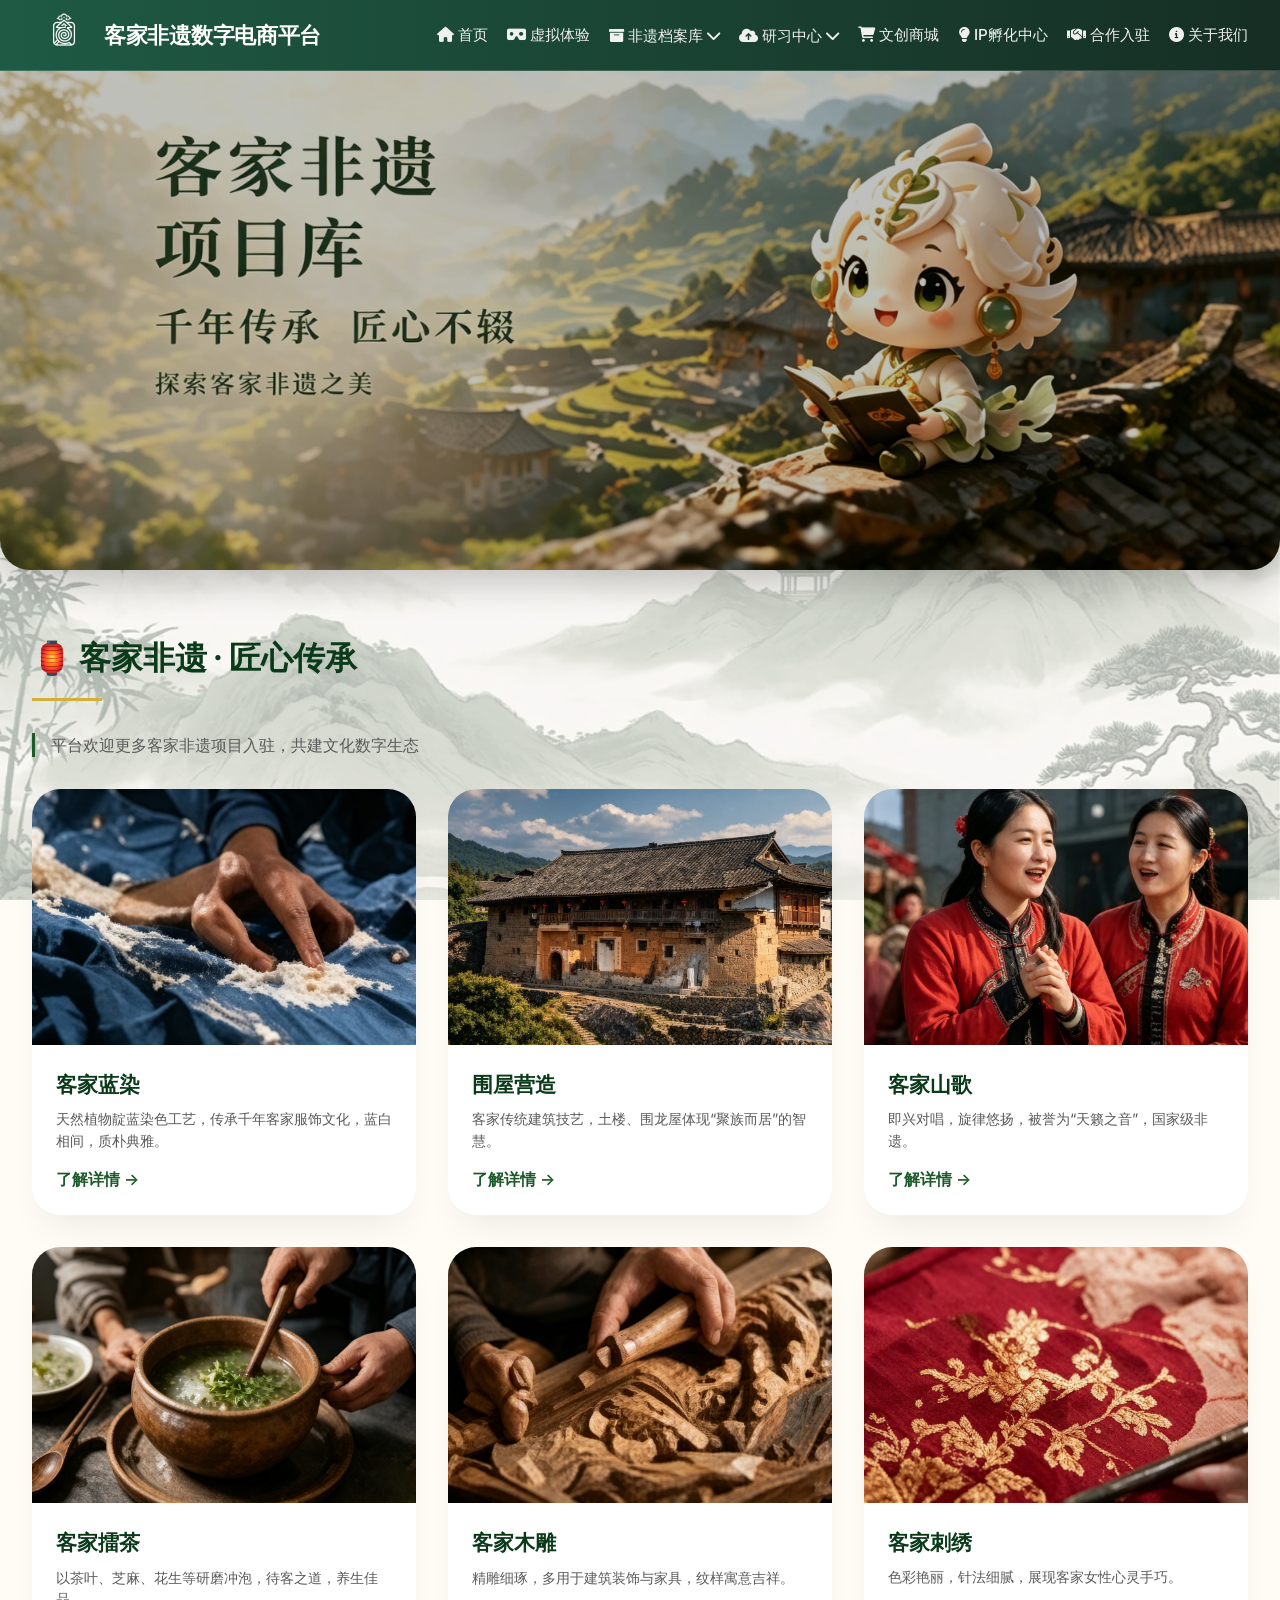
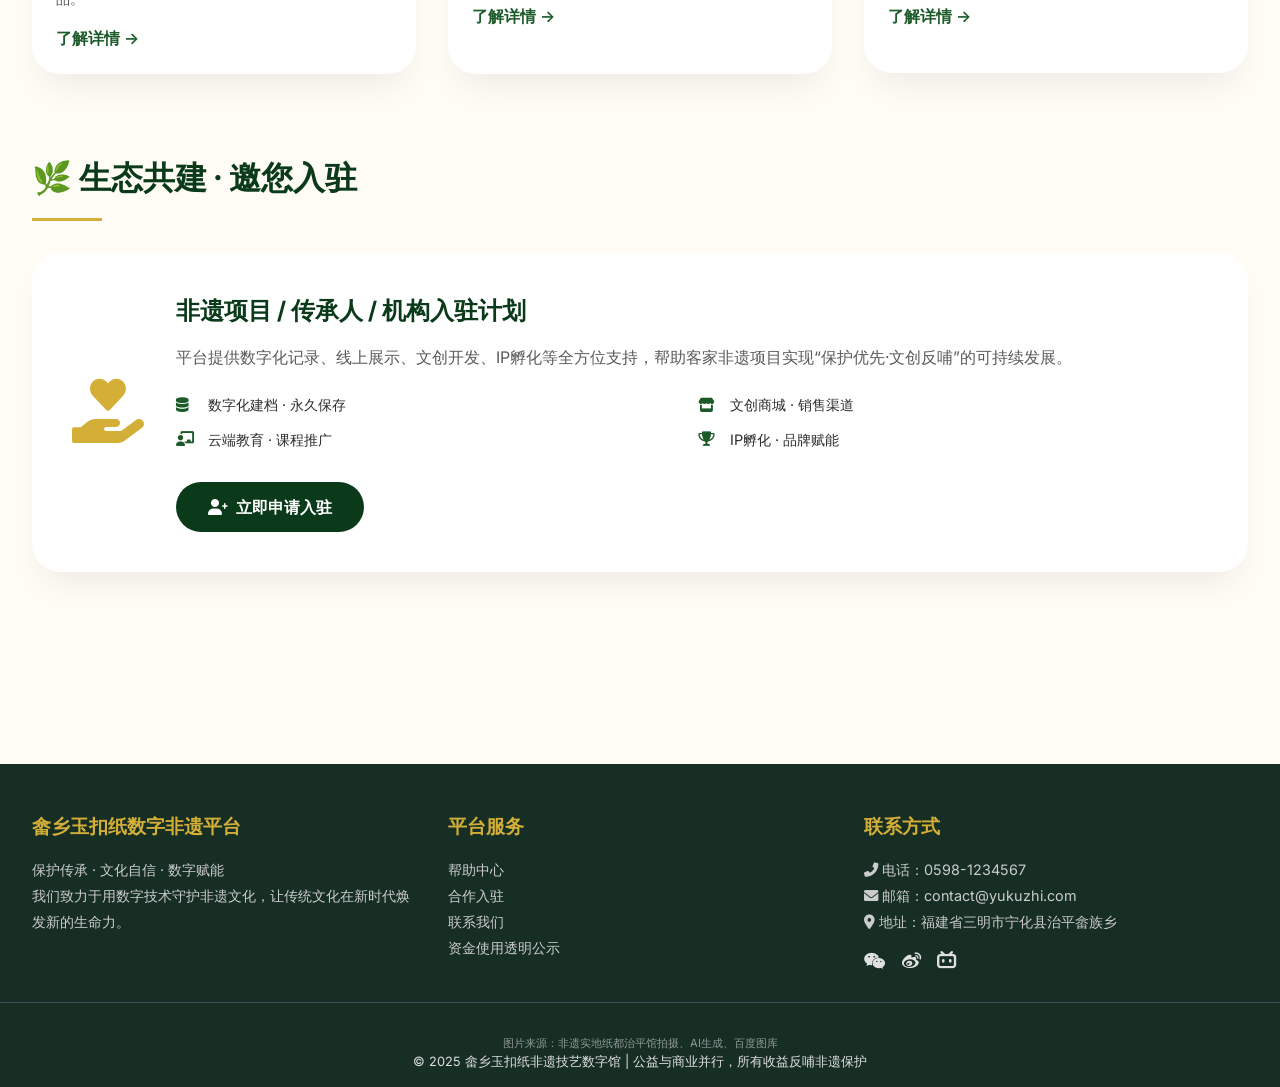
<file: other/hakka.html>
<!DOCTYPE html>
<html lang="zh-CN">
<head>
    <meta charset="UTF-8">
    <meta name="viewport" content="width=device-width, initial-scale=1.0, user-scalable=yes">
    <title>畲乡玉扣纸非遗技艺数字馆 - 客家非遗</title>
    <!-- Font Awesome 6 -->
    <link rel="stylesheet" href="https://cdnjs.cloudflare.com/ajax/libs/font-awesome/6.0.0-beta3/css/all.min.css">
    <!-- Google Fonts -->
    <link href="https://fonts.googleapis.com/css2?family=Inter:opsz,wght@14..32,300;400;500;600;700&display=swap" rel="stylesheet">
    <link rel="stylesheet" href="../css/hakka.css">
    <!-- AOS Animate On Scroll -->
    <link rel="stylesheet" href="https://unpkg.com/aos@2.3.4/dist/aos.css">
</head>
<body>

<!-- 导航栏 -->
<div class="nav">
    <div class="nav-container">
        <div class="logo">
            <img src="../images/logo/logo.png" alt="Logo" style="height: 64px; width: auto;">
            <span>客家非遗数字电商平台</span>
        </div>
        <div class="nav-links" id="navLinks">
            <a href="../index.html"><i class="fas fa-home"></i> 首页</a>
            <a href="virtual.html"><i class="fas fa-vr-cardboard"></i> 虚拟体验</a>

            <!-- 二级菜单：非遗档案库 -->
            <div class="dropdown" id="archiveDropdown">
                <a href="javascript:void(0);" class="dropbtn active-parent">
                    <i class="fas fa-archive"></i> 非遗档案库 <i class="fas fa-chevron-down arrow-icon"></i>
                </a>
                <div class="dropdown-content">
                    <a href="yukou_paper.html"><i class="fas fa-scroll"></i> 畲乡玉扣纸</a>
                    <a href="hakka.html" class="active"><i class="fas fa-leaf"></i> 其他客家非遗</a>
                </div>
            </div>

            <!-- 二级菜单：研习中心 -->
            <div class="dropdown" id="studyDropdown">
                <a href="javascript:void(0);" class="dropbtn">
                    <i class="fas fa-cloud-upload-alt"></i> 研习中心 <i class="fas fa-chevron-down arrow-icon"></i>
                </a>
                <div class="dropdown-content">
                    <a href="courses.html"><i class="fas fa-graduation-cap"></i> 在线课程</a>
                    <a href="study.html"><i class="fas fa-tree"></i> 研学实践</a>
                </div>
            </div>

            <a href="shop.html"><i class="fas fa-shopping-cart"></i> 文创商城</a>
            <a href="ip.html"><i class="fas fa-lightbulb"></i> IP孵化中心</a>
            <a href="cooperation.html"><i class="fas fa-handshake"></i> 合作入驻</a>
            <a href="about.html"><i class="fas fa-info-circle"></i> 关于我们</a>
        </div>
        <div class="menu-icon" id="menuIcon">
            <i class="fas fa-bars"></i>
        </div>
    </div>
</div>

<!-- 静态 Banner -->
<div class="banner-container" data-aos="fade-down">
    <div class="banner-bg" style="background-image: url('../images/archive/hakka/banner/hakka.jpg');"></div>

</div>

<!-- 主体内容区 -->
<div class="container">
    <!-- 1. 客家非遗项目展示 -->
    <div class="section">
        <div class="section-header" data-aos="fade-up">
            <h2 class="section-title">🏮 客家非遗 · 匠心传承</h2>
            <div class="title-decoration"></div>
        </div>
        <p class="section-subtitle" data-aos="fade-up" data-aos-delay="100">平台欢迎更多客家非遗项目入驻，共建文化数字生态</p>
        <div class="hakka-grid">
            <!-- 客家蓝染 -->
            <div class="hakka-card" data-aos="fade-up" data-aos-delay="0">
                <div class="hakka-img">
                    <img src="../images/index/4.从玉扣纸出发%20·%20拓展客家非遗数字生态/客家蓝染.jpg" alt="客家蓝染">
                </div>
                <div class="hakka-info">
                    <h3>客家蓝染</h3>
                    <p>天然植物靛蓝染色工艺，传承千年客家服饰文化，蓝白相间，质朴典雅。</p>
                    <a href="#" class="hakka-link">了解详情 →</a>
                </div>
            </div>
            <!-- 围屋营造 -->
            <div class="hakka-card" data-aos="fade-up" data-aos-delay="100">
                <div class="hakka-img">
                    <img src="../images/index/4.从玉扣纸出发%20·%20拓展客家非遗数字生态/围屋营造.jpg" alt="围屋营造">
                </div>
                <div class="hakka-info">
                    <h3>围屋营造</h3>
                    <p>客家传统建筑技艺，土楼、围龙屋体现“聚族而居”的智慧。</p>
                    <a href="#" class="hakka-link">了解详情 →</a>
                </div>
            </div>
            <!-- 客家山歌 -->
            <div class="hakka-card" data-aos="fade-right" data-aos-delay="200">
                <div class="hakka-img">
                    <img src="../images/index/4.从玉扣纸出发%20·%20拓展客家非遗数字生态/客家山歌.jpg" alt="客家山歌">
                </div>
                <div class="hakka-info">
                    <h3>客家山歌</h3>
                    <p>即兴对唱，旋律悠扬，被誉为“天籁之音”，国家级非遗。</p>
                    <a href="#" class="hakka-link">了解详情 →</a>
                </div>
            </div>
            <!-- 客家擂茶 -->
            <div class="hakka-card" data-aos="fade-left" data-aos-delay="300">
                <div class="hakka-img">
                    <img src="../images/index/4.从玉扣纸出发%20·%20拓展客家非遗数字生态/客家擂茶.jpg" alt="客家擂茶">
                </div>
                <div class="hakka-info">
                    <h3>客家擂茶</h3>
                    <p>以茶叶、芝麻、花生等研磨冲泡，待客之道，养生佳品。</p>
                    <a href="#" class="hakka-link">了解详情 →</a>
                </div>
            </div>
            <!-- 客家木雕 -->
            <div class="hakka-card" data-aos="zoom-in" data-aos-delay="400">
                <div class="hakka-img">
                    <img src="../images/index/4.从玉扣纸出发%20·%20拓展客家非遗数字生态/客家木雕.jpg" alt="客家木雕">
                </div>
                <div class="hakka-info">
                    <h3>客家木雕</h3>
                    <p>精雕细琢，多用于建筑装饰与家具，纹样寓意吉祥。</p>
                    <a href="#" class="hakka-link">了解详情 →</a>
                </div>
            </div>
            <!-- 客家刺绣 -->
            <div class="hakka-card" data-aos="flip-left" data-aos-delay="500">
                <div class="hakka-img">
                    <img src="../images/index/4.从玉扣纸出发%20·%20拓展客家非遗数字生态/客家刺绣.jpg" alt="客家刺绣">
                </div>
                <div class="hakka-info">
                    <h3>客家刺绣</h3>
                    <p>色彩艳丽，针法细腻，展现客家女性心灵手巧。</p>
                    <a href="#" class="hakka-link">了解详情 →</a>
                </div>
            </div>
        </div>
    </div>

    <!-- 2. 生态共建计划 -->
    <div class="section">
        <div class="section-header" data-aos="fade-up">
            <h2 class="section-title">🌿 生态共建 · 邀您入驻</h2>
            <div class="title-decoration"></div>
        </div>
        <div class="ecology-card" data-aos="zoom-in" data-aos-delay="200">
            <div class="ecology-icon"><i class="fas fa-hand-holding-heart"></i></div>
            <div class="ecology-content">
                <h3>非遗项目 / 传承人 / 机构入驻计划</h3>
                <p>平台提供数字化记录、线上展示、文创开发、IP孵化等全方位支持，帮助客家非遗项目实现“保护优先·文创反哺”的可持续发展。</p>
                <ul>
                    <li><i class="fas fa-database"></i> 数字化建档 · 永久保存</li>
                    <li><i class="fas fa-store"></i> 文创商城 · 销售渠道</li>
                    <li><i class="fas fa-chalkboard-user"></i> 云端教育 · 课程推广</li>
                    <li><i class="fas fa-trophy"></i> IP孵化 · 品牌赋能</li>
                </ul>
                <a href="#" class="join-btn" id="joinBtn"><i class="fas fa-user-plus"></i> 立即申请入驻</a>
            </div>
        </div>
    </div>
</div>

<!-- 底部信息栏 -->
<footer class="footer">
    <div class="footer-container">
        <div class="footer-col">
            <h4>畲乡玉扣纸数字非遗平台</h4>
            <p>保护传承 · 文化自信 · 数字赋能</p>
            <p>我们致力于用数字技术守护非遗文化，让传统文化在新时代焕发新的生命力。</p>
        </div>
        <div class="footer-col">
            <h4>平台服务</h4>
            <a href="#">帮助中心</a>
            <a href="about.html">合作入驻</a>
            <a href="about.html">联系我们</a>
            <a href="#" id="fundTransparency">资金使用透明公示</a>
        </div>
        <div class="footer-col">
            <h4>联系方式</h4>
            <p><i class="fas fa-phone-alt"></i> 电话：0598-1234567</p>
            <p><i class="fas fa-envelope"></i> 邮箱：contact@yukuzhi.com</p>
            <p><i class="fas fa-map-marker-alt"></i> 地址：福建省三明市宁化县治平畲族乡</p>
            <div class="social-icons">
                <i class="fab fa-weixin"></i>
                <i class="fab fa-weibo"></i>
                <i class="fab fa-bilibili"></i>
            </div>
        </div>
    </div>
    <div class="footer-bottom">
        <p class="image-source">图片来源：非遗实地纸都治平馆拍摄、AI生成、百度图库</p>
        <p>© 2025 畲乡玉扣纸非遗技艺数字馆 | 公益与商业并行，所有收益反哺非遗保护</p>
    </div>
</footer>

<script src="../js/hakka.js"></script>
<!-- AOS Animate On Scroll -->
<script src="https://unpkg.com/aos@2.3.4/dist/aos.js"></script>
<script>
    AOS.init({
        duration: 800,
        easing: 'ease-out-cubic',
        once: true,
        offset: 80
    });
</script>
</body>
</html>
</file>
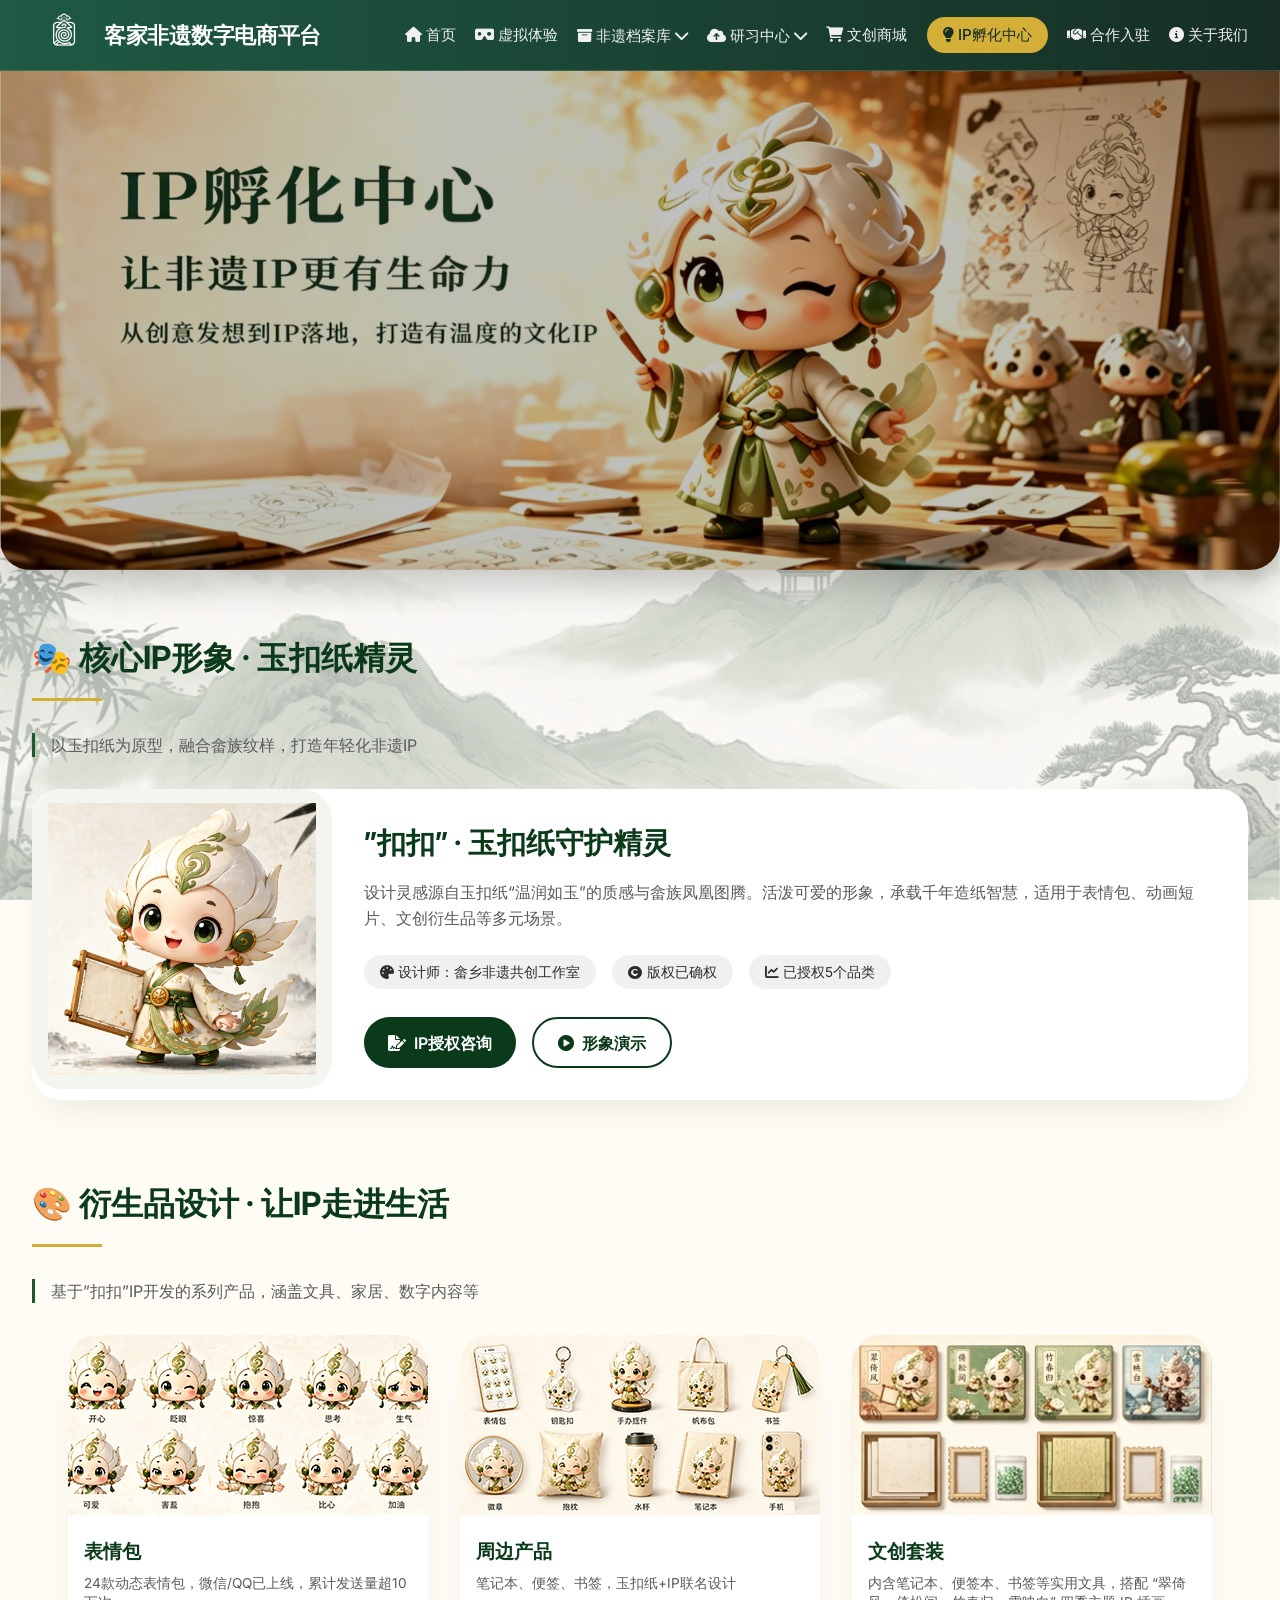
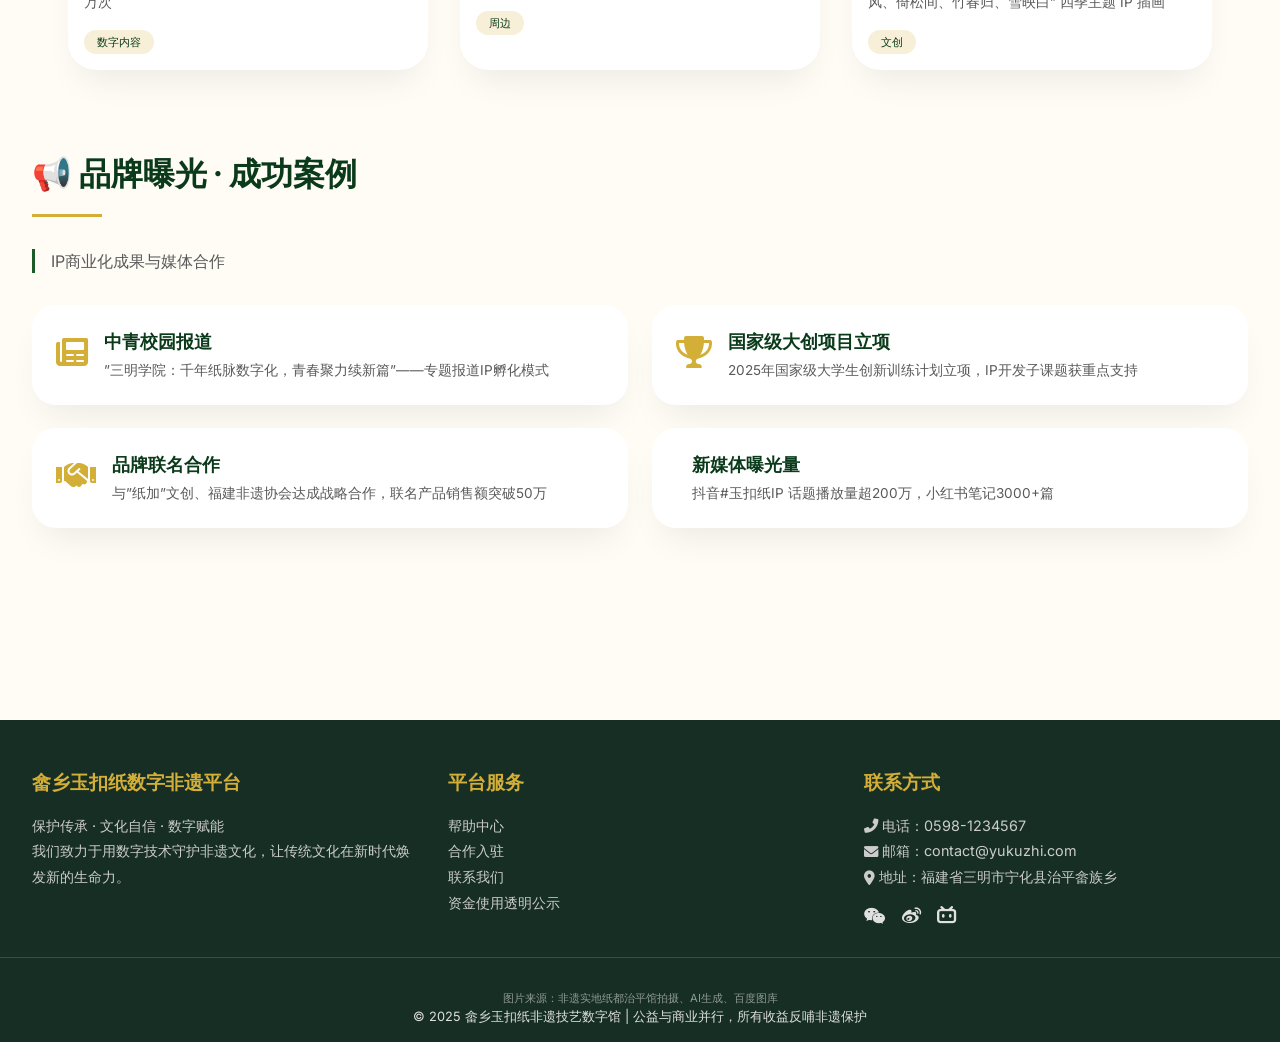
<file: other/ip.html>
<!DOCTYPE html>
<html lang="zh-CN">
<head>
    <meta charset="UTF-8">
    <meta name="viewport" content="width=device-width, initial-scale=1.0, user-scalable=yes">
    <title>畲乡玉扣纸非遗技艺数字馆 - IP孵化中心</title>
    <!-- Font Awesome 6 -->
    <link rel="stylesheet" href="https://cdnjs.cloudflare.com/ajax/libs/font-awesome/6.0.0-beta3/css/all.min.css">
    <!-- Google Fonts -->
    <link href="https://fonts.googleapis.com/css2?family=Inter:opsz,wght@14..32,300;14..32,400;14..32,500;14..32,600;14..32,700&display=swap" rel="stylesheet">
    <link rel="stylesheet" href="../css/ip.css">
    <!-- AOS Animation Library -->
    <link rel="stylesheet" href="https://unpkg.com/aos@2.3.4/dist/aos.css">
</head>
<body>

<!-- 导航栏 -->
<div class="nav">
    <div class="nav-container">
        <div class="logo">
            <img src="../images/logo/logo.png" alt="Logo" style="height: 64px; width: auto;">
            <span>客家非遗数字电商平台</span>
        </div>
        <div class="nav-links" id="navLinks">
            <a href="../index.html"><i class="fas fa-home"></i> 首页</a>
            <a href="virtual.html"><i class="fas fa-vr-cardboard"></i> 虚拟体验</a>

            <!-- 二级菜单：非遗档案库 -->
            <div class="dropdown" id="archiveDropdown">
                <a href="javascript:void(0);" class="dropbtn">
                    <i class="fas fa-archive"></i> 非遗档案库 <i class="fas fa-chevron-down arrow-icon"></i>
                </a>
                <div class="dropdown-content">
                    <a href="yukou_paper.html"><i class="fas fa-scroll"></i> 畲乡玉扣纸</a>
                    <a href="hakka.html"><i class="fas fa-leaf"></i> 其他客家非遗</a>
                </div>
            </div>

            <!-- 二级菜单：研习中心（原云端教育） -->
            <div class="dropdown" id="studyDropdown">
                <a href="javascript:void(0);" class="dropbtn">
                    <i class="fas fa-cloud-upload-alt"></i> 研习中心 <i class="fas fa-chevron-down arrow-icon"></i>
                </a>
                <div class="dropdown-content">
                    <a href="courses.html"><i class="fas fa-graduation-cap"></i> 在线课程</a>
                    <a href="study.html"><i class="fas fa-tree"></i> 研学实践</a>
                </div>
            </div>

            <a href="shop.html"><i class="fas fa-shopping-cart"></i> 文创商城</a>
            <a href="ip.html" class="active"><i class="fas fa-lightbulb"></i> IP孵化中心</a>
            <a href="cooperation.html"><i class="fas fa-handshake"></i> 合作入驻</a>
            <a href="about.html"><i class="fas fa-info-circle"></i> 关于我们</a>
        </div>
        <div class="menu-icon" id="menuIcon">
            <i class="fas fa-bars"></i>
        </div>
    </div>
</div>

<!-- 静态 Banner -->
<div class="banner-container">
    <div class="banner-bg" style="background-image: url('../images/ip/banner/IP.jpg');" data-aos="fade-down"></div>

</div>

<!-- 主体内容区 -->
<div class="container">
    <!-- 1. 核心IP形象展示 -->
    <div class="section">
        <div class="section-header" data-aos="fade-up">
            <h2 class="section-title">🎭 核心IP形象 · 玉扣纸精灵</h2>
            <div class="title-decoration"></div>
        </div>
        <p class="section-subtitle" data-aos="fade-up" data-aos-delay="100">以玉扣纸为原型，融合畲族纹样，打造年轻化非遗IP</p>
        <div class="ip-character">
            <div class="character-image" data-aos="fade-right" data-aos-delay="200">
                <img src="../images/ip/koukou/koukou.jpg" alt="玉扣纸精灵IP形象">
            </div>
            <div class="character-info" data-aos="fade-left" data-aos-delay="300">
                <h3>”扣扣” · 玉扣纸守护精灵</h3>
                <p>设计灵感源自玉扣纸“温润如玉”的质感与畲族凤凰图腾。活泼可爱的形象，承载千年造纸智慧，适用于表情包、动画短片、文创衍生品等多元场景。</p>
                <div class="character-tags">
                    <span><i class="fas fa-palette"></i> 设计师：畲乡非遗共创工作室</span>
                    <span><i class="fas fa-copyright"></i> 版权已确权</span>
                    <span><i class="fas fa-chart-line"></i> 已授权5个品类</span>
                </div>
                <div class="character-actions">
                    <a href="#" class="ip-btn" id="licenseBtn"><i class="fas fa-file-signature"></i> IP授权咨询</a>
                    <a href="#" class="ip-btn-outline" id="demoBtn"><i class="fas fa-play-circle"></i> 形象演示</a>
                </div>
            </div>
        </div>
    </div>

    <!-- 2. 衍生品设计展示 -->
    <div class="section">
        <div class="section-header" data-aos="fade-up">
            <h2 class="section-title">🎨 衍生品设计 · 让IP走进生活</h2>
            <div class="title-decoration"></div>
        </div>
        <p class="section-subtitle" data-aos="fade-up" data-aos-delay="100">基于”扣扣”IP开发的系列产品，涵盖文具、家居、数字内容等</p>
        <div class="derivative-grid">
            <div class="derivative-card" data-aos="zoom-in" data-aos-delay="0">
                <img src="../images/ip/表情包.png" alt="表情包">
                <h3>表情包</h3>
                <p>24款动态表情包，微信/QQ已上线，累计发送量超10万次</p>
                <span class="derivative-tag">数字内容</span>
            </div>
            <div class="derivative-card" data-aos="zoom-in" data-aos-delay="100">
                <img src="../images/ip/文创.png" alt="周边">
                <h3>周边产品</h3>
                <p>笔记本、便签、书签，玉扣纸+IP联名设计</p>
                <span class="derivative-tag">周边</span>
            </div>
            <div class="derivative-card" data-aos="zoom-in" data-aos-delay="200">
                <img src="../images/ip/kits.jpg" alt="套装">
                <h3>文创套装</h3>
                <p>内含笔记本、便签本、书签等实用文具，搭配 “翠倚风、倚松间、竹春归、雪映白” 四季主题 IP 插画</p>
                <span class="derivative-tag">文创</span>
            </div>
        </div>
    </div>

    <!-- 3. 品牌曝光与成功案例 -->
    <div class="section">
        <div class="section-header" data-aos="fade-up">
            <h2 class="section-title">📢 品牌曝光 · 成功案例</h2>
            <div class="title-decoration"></div>
        </div>
        <p class="section-subtitle" data-aos="fade-up" data-aos-delay="100">IP商业化成果与媒体合作</p>
        <div class="case-showcase">
            <div class="case-card" data-aos="flip-left" data-aos-delay="0">
                <div class="case-icon"><i class="fas fa-newspaper"></i></div>
                <div class="case-content">
                    <h3>中青校园报道</h3>
                    <p>”三明学院：千年纸脉数字化，青春聚力续新篇”——专题报道IP孵化模式</p>
                </div>
            </div>
            <div class="case-card" data-aos="flip-left" data-aos-delay="100">
                <div class="case-icon"><i class="fas fa-trophy"></i></div>
                <div class="case-content">
                    <h3>国家级大创项目立项</h3>
                    <p>2025年国家级大学生创新训练计划立项，IP开发子课题获重点支持</p>
                </div>
            </div>
            <div class="case-card" data-aos="flip-left" data-aos-delay="200">
                <div class="case-icon"><i class="fas fa-handshake"></i></div>
                <div class="case-content">
                    <h3>品牌联名合作</h3>
                    <p>与”纸加”文创、福建非遗协会达成战略合作，联名产品销售额突破50万</p>
                </div>
            </div>
            <div class="case-card" data-aos="flip-left" data-aos-delay="300">
                <div class="case-icon"><i class="fas fa-chart-simple"></i></div>
                <div class="case-content">
                    <h3>新媒体曝光量</h3>
                    <p>抖音#玉扣纸IP 话题播放量超200万，小红书笔记3000+篇</p>
                </div>
            </div>
        </div>
    </div>

</div>

<!-- 底部信息栏 -->
<footer class="footer">
    <div class="footer-container">
        <div class="footer-col" data-aos="fade-up" data-aos-delay="0">
            <h4>畲乡玉扣纸数字非遗平台</h4>
            <p>保护传承 · 文化自信 · 数字赋能</p>
            <p>我们致力于用数字技术守护非遗文化，让传统文化在新时代焕发新的生命力。</p>
        </div>
        <div class="footer-col" data-aos="fade-up" data-aos-delay="100">
            <h4>平台服务</h4>
            <a href="#">帮助中心</a>
            <a href="about.html">合作入驻</a>
            <a href="about.html">联系我们</a>
            <a href="#" id="fundTransparency">资金使用透明公示</a>
        </div>
        <div class="footer-col" data-aos="fade-up" data-aos-delay="200">
            <h4>联系方式</h4>
            <p><i class="fas fa-phone-alt"></i> 电话：0598-1234567</p>
            <p><i class="fas fa-envelope"></i> 邮箱：contact@yukuzhi.com</p>
            <p><i class="fas fa-map-marker-alt"></i> 地址：福建省三明市宁化县治平畲族乡</p>
            <div class="social-icons">
                <i class="fab fa-weixin"></i>
                <i class="fab fa-weibo"></i>
                <i class="fab fa-bilibili"></i>
            </div>
        </div>
    </div>
    <div class="footer-bottom">
        <p class="image-source">图片来源：非遗实地纸都治平馆拍摄、AI生成、百度图库</p>
        <p>© 2025 畲乡玉扣纸非遗技艺数字馆 | 公益与商业并行，所有收益反哺非遗保护</p>
    </div>
</footer>

<script src="../js/ip.js"></script>
<!-- AOS Animation Library -->
<script src="https://unpkg.com/aos@2.3.4/dist/aos.js"></script>
<script>
    AOS.init({
        duration: 800,
        easing: 'ease-out-cubic',
        once: true,
        offset: 80
    });
</script>
</body>
</html>
</file>
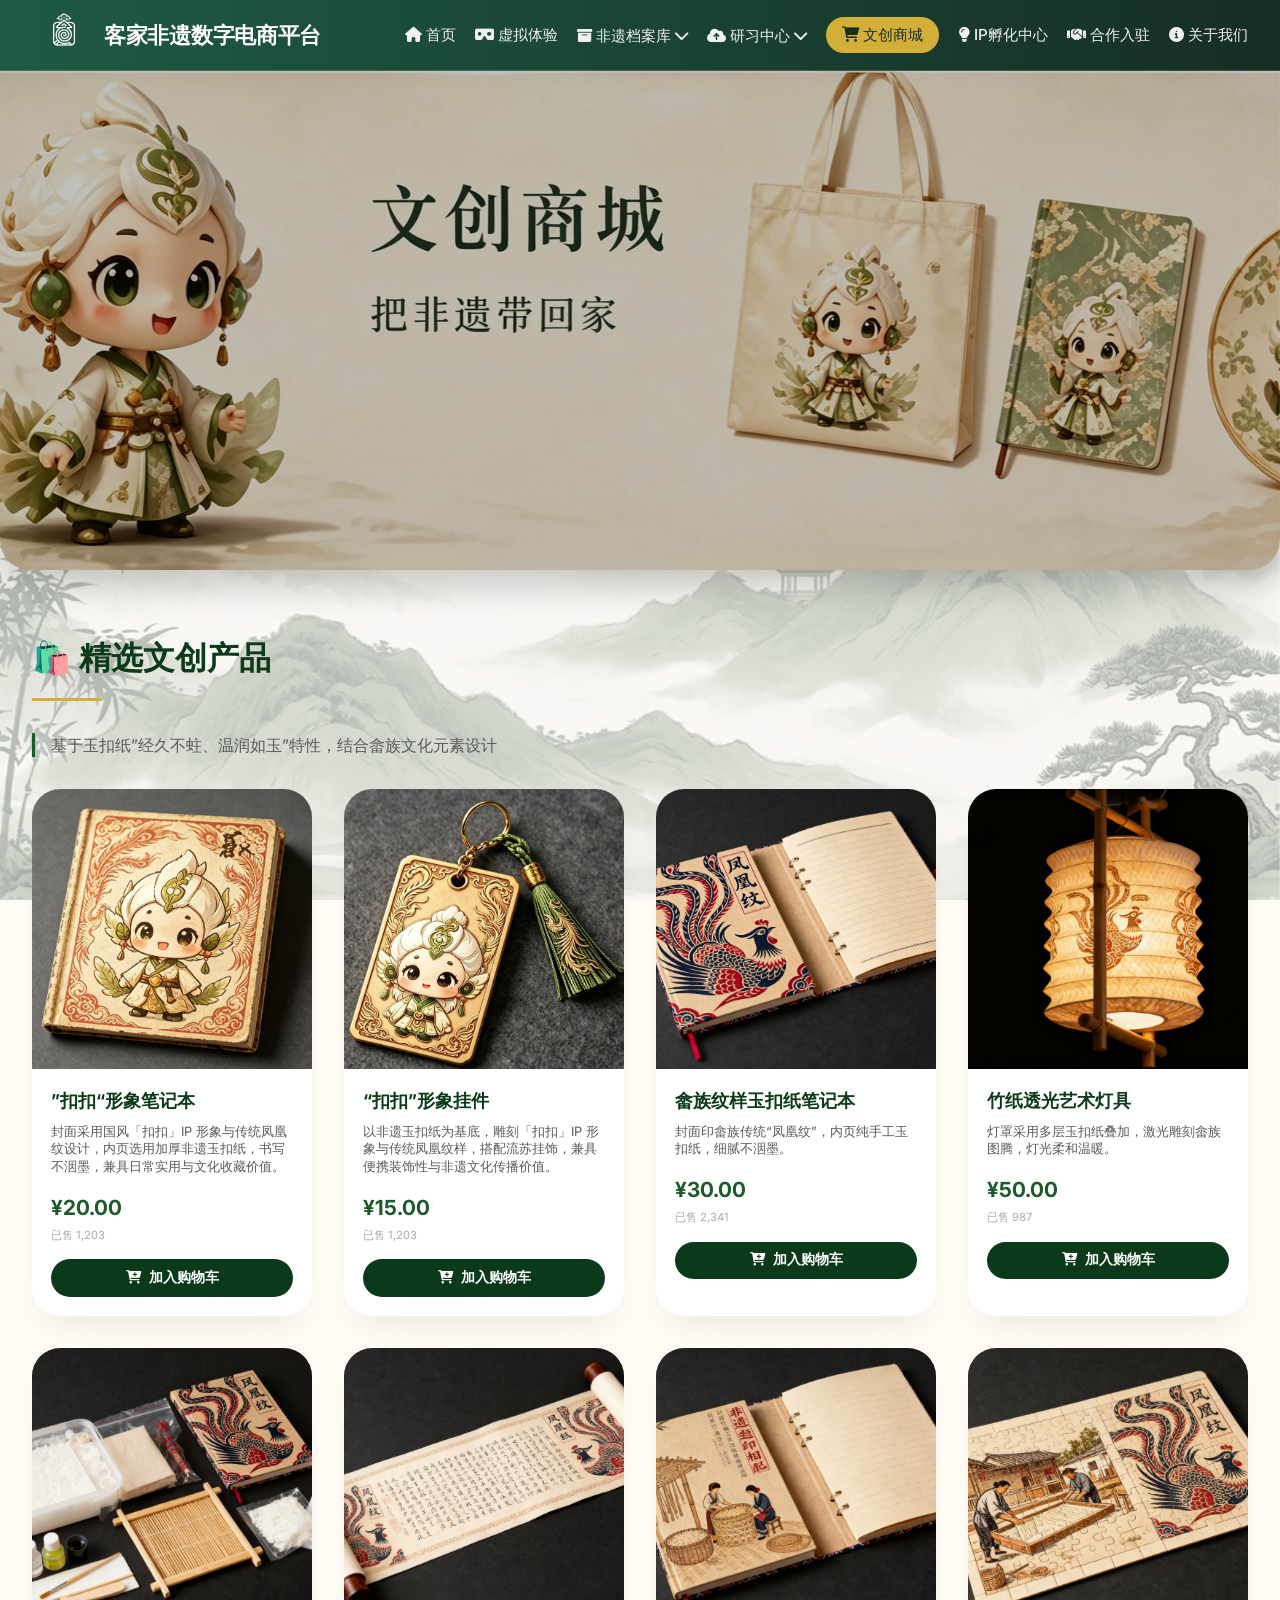
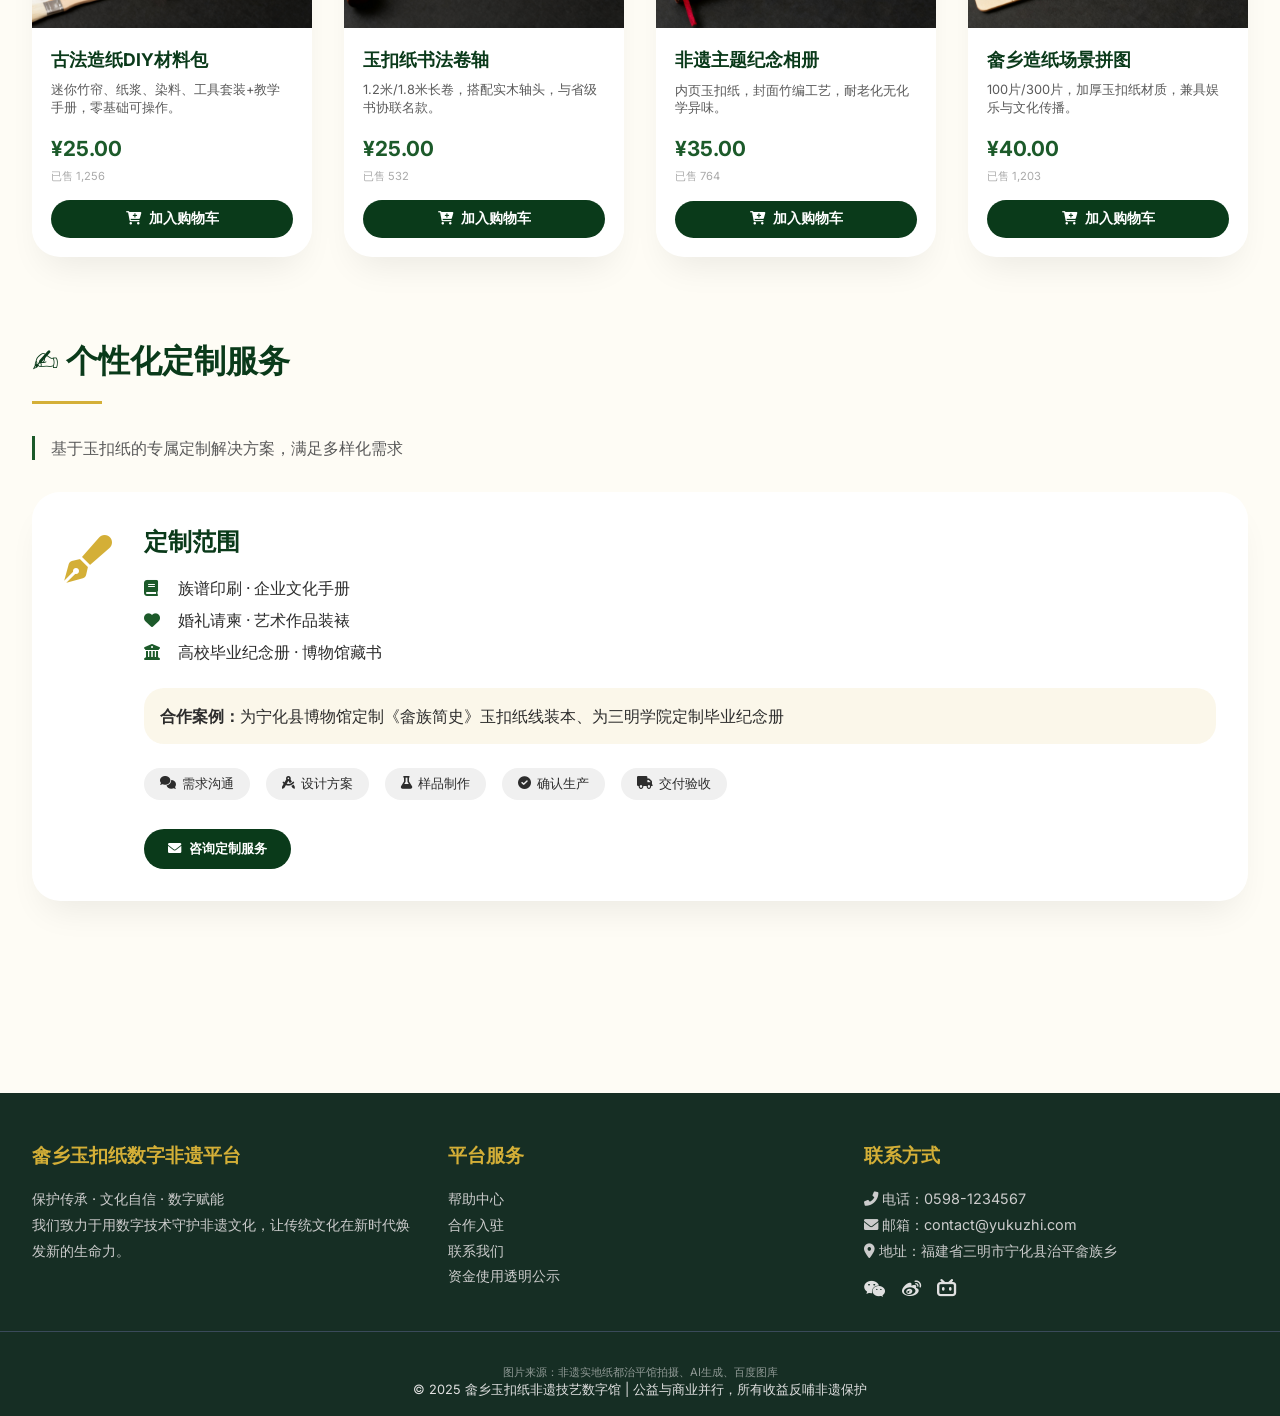
<file: other/shop.html>
<!DOCTYPE html>
<html lang="zh-CN">
<head>
    <meta charset="UTF-8">
    <meta name="viewport" content="width=device-width, initial-scale=1.0, user-scalable=yes">
    <title>畲乡玉扣纸非遗技艺数字馆 - 文创商城</title>
    <!-- Font Awesome 6 -->
    <link rel="stylesheet" href="https://cdnjs.cloudflare.com/ajax/libs/font-awesome/6.0.0-beta3/css/all.min.css">
    <!-- Google Fonts -->
    <link href="https://fonts.googleapis.com/css2?family=Inter:opsz,wght@14..32,300;14..32,400;14..32,500;14..32,600;14..32,700&display=swap" rel="stylesheet">
    <link rel="stylesheet" href="../css/shop.css">
    <!-- AOS Animate On Scroll -->
    <link rel="stylesheet" href="https://unpkg.com/aos@2.3.4/dist/aos.css">
</head>
<body>

<!-- 导航栏（与首页完全一致） -->
<div class="nav">
    <div class="nav-container">
        <div class="logo">
            <img src="../images/logo/logo.png" alt="Logo" style="height: 64px; width: auto;">
            <span>客家非遗数字电商平台</span>
        </div>
        <div class="nav-links" id="navLinks">
            <a href="../index.html"><i class="fas fa-home"></i> 首页</a>
            <a href="virtual.html"><i class="fas fa-vr-cardboard"></i> 虚拟体验</a>

            <!-- 二级菜单：非遗档案库 -->
            <div class="dropdown" id="archiveDropdown">
                <a href="javascript:void(0);" class="dropbtn">
                    <i class="fas fa-archive"></i> 非遗档案库 <i class="fas fa-chevron-down arrow-icon"></i>
                </a>
                <div class="dropdown-content">
                    <a href="yukou_paper.html"><i class="fas fa-scroll"></i> 畲乡玉扣纸</a>
                    <a href="hakka.html"><i class="fas fa-leaf"></i> 其他客家非遗</a>
                </div>
            </div>

            <!-- 二级菜单：研习中心（原云端教育） -->
            <div class="dropdown" id="studyDropdown">
                <a href="javascript:void(0);" class="dropbtn">
                    <i class="fas fa-cloud-upload-alt"></i> 研习中心 <i class="fas fa-chevron-down arrow-icon"></i>
                </a>
                <div class="dropdown-content">
                    <a href="courses.html"><i class="fas fa-graduation-cap"></i> 在线课程</a>
                    <a href="study.html"><i class="fas fa-tree"></i> 研学实践</a>
                </div>
            </div>

            <a href="shop.html" class="active"><i class="fas fa-shopping-cart"></i> 文创商城</a>
            <a href="ip.html"><i class="fas fa-lightbulb"></i> IP孵化中心</a>
            <a href="cooperation.html"><i class="fas fa-handshake"></i> 合作入驻</a>
            <a href="about.html"><i class="fas fa-info-circle"></i> 关于我们</a>
        </div>
        <div class="menu-icon" id="menuIcon">
            <i class="fas fa-bars"></i>
        </div>
    </div>
</div>

<!-- 静态 Banner -->
<div class="banner-container">
    <div class="banner-bg" style="background-image: url('../images/shop/banner/shop.jpg');" data-aos="fade-down"></div>

</div>

<!-- 主体内容区 -->
<div class="container">
    <!-- 1. 文创产品列表（网格展示） -->
    <div class="section">
        <div class="section-header" data-aos="fade-up">
            <h2 class="section-title">🛍️ 精选文创产品</h2>
            <div class="title-decoration"></div>
        </div>
        <p class="section-subtitle" data-aos="fade-up" data-aos-delay="100">基于玉扣纸”经久不蛀、温润如玉”特性，结合畲族文化元素设计</p>
        <div class="product-grid">
            <!-- 产品卡片 7 -->
            <div class="product-card" data-aos="fade-up" data-aos-delay="0">
                <div class="product-image">
                    <img src="../images/shop/koukou_notebook.jpg" alt="扣扣笔记本">
                </div>
                <div class="product-info">
                    <h3>”扣扣“形象笔记本</h3>
                    <p class="product-desc">封面采用国风「扣扣」IP 形象与传统凤凰纹设计，内页选用加厚非遗玉扣纸，书写不洇墨，兼具日常实用与文化收藏价值。</p>
                    <div class="product-price">¥20.00</div>
                    <div class="product-sold">已售 1,203</div>
                    <button class="cart-btn" data-id="6"><i class="fas fa-cart-plus"></i> 加入购物车</button>
                </div>
            </div>
            <!-- 产品卡片 8 -->
            <div class="product-card" data-aos="fade-up" data-aos-delay="100">
                <div class="product-image">
                    <img src="../images/shop/koukou_hang.jpg" alt="扣扣挂件">
                </div>
                <div class="product-info">
                    <h3>“扣扣”形象挂件</h3>
                    <p class="product-desc">以非遗玉扣纸为基底，雕刻「扣扣」IP 形象与传统凤凰纹样，搭配流苏挂饰，兼具便携装饰性与非遗文化传播价值。</p>
                    <div class="product-price">¥15.00</div>
                    <div class="product-sold">已售 1,203</div>
                    <button class="cart-btn" data-id="6"><i class="fas fa-cart-plus"></i> 加入购物车</button>
                </div>
            </div>
            <!-- 产品卡片 1 -->
            <div class="product-card" data-aos="zoom-in" data-aos-delay="200">
                <div class="product-image">
                    <img src="../images/shop/creative-notebook.jpg" alt="畲族纹样玉扣纸笔记本">
                </div>
                <div class="product-info">
                    <h3>畲族纹样玉扣纸笔记本</h3>
                    <p class="product-desc">封面印畲族传统“凤凰纹”，内页纯手工玉扣纸，细腻不洇墨。</p>
                    <div class="product-price">¥30.00</div>
                    <div class="product-sold">已售 2,341</div>
                    <button class="cart-btn" data-id="1"><i class="fas fa-cart-plus"></i> 加入购物车</button>
                </div>
            </div>
            <!-- 产品卡片 2 -->
            <div class="product-card" data-aos="zoom-in" data-aos-delay="300">
                <div class="product-image">
                    <img src="../images/shop/creative-lamp.jpg" alt="竹纸透光艺术灯具">
                </div>
                <div class="product-info">
                    <h3>竹纸透光艺术灯具</h3>
                    <p class="product-desc">灯罩采用多层玉扣纸叠加，激光雕刻畲族图腾，灯光柔和温暖。</p>
                    <div class="product-price">¥50.00</div>
                    <div class="product-sold">已售 987</div>
                    <button class="cart-btn" data-id="2"><i class="fas fa-cart-plus"></i> 加入购物车</button>
                </div>
            </div>
            <!-- 产品卡片 3 -->
            <div class="product-card" data-aos="fade-right" data-aos-delay="0">
                <div class="product-image">
                    <img src="../images/shop/creative-diy.jpg" alt="古法造纸DIY材料包">
                </div>
                <div class="product-info">
                    <h3>古法造纸DIY材料包</h3>
                    <p class="product-desc">迷你竹帘、纸浆、染料、工具套装+教学手册，零基础可操作。</p>
                    <div class="product-price">¥25.00</div>
                    <div class="product-sold">已售 1,256</div>
                    <button class="cart-btn" data-id="3"><i class="fas fa-cart-plus"></i> 加入购物车</button>
                </div>
            </div>
            <!-- 产品卡片 4 -->
            <div class="product-card" data-aos="fade-left" data-aos-delay="100">
                <div class="product-image">
                    <img src="../images/shop/creative-scroll.jpg" alt="玉扣纸书法卷轴">
                </div>
                <div class="product-info">
                    <h3>玉扣纸书法卷轴</h3>
                    <p class="product-desc">1.2米/1.8米长卷，搭配实木轴头，与省级书协联名款。</p>
                    <div class="product-price">¥25.00</div>
                    <div class="product-sold">已售 532</div>
                    <button class="cart-btn" data-id="4"><i class="fas fa-cart-plus"></i> 加入购物车</button>
                </div>
            </div>
            <!-- 产品卡片 5 -->
            <div class="product-card" data-aos="flip-left" data-aos-delay="200">
                <div class="product-image">
                    <img src="../images/shop/creative-album.jpg" alt="非遗主题纪念相册">
                </div>
                <div class="product-info">
                    <h3>非遗主题纪念相册</h3>
                    <p class="product-desc">内页玉扣纸，封面竹编工艺，耐老化无化学异味。</p>
                    <div class="product-price">¥35.00</div>
                    <div class="product-sold">已售 764</div>
                    <button class="cart-btn" data-id="5"><i class="fas fa-cart-plus"></i> 加入购物车</button>
                </div>
            </div>
            <!-- 产品卡片 6 -->
            <div class="product-card" data-aos="fade-up" data-aos-delay="300">
                <div class="product-image">
                    <img src="../images/shop/creative-puzzle.jpg" alt="纸艺拼图">
                </div>
                <div class="product-info">
                    <h3>畲乡造纸场景拼图</h3>
                    <p class="product-desc">100片/300片，加厚玉扣纸材质，兼具娱乐与文化传播。</p>
                    <div class="product-price">¥40.00</div>
                    <div class="product-sold">已售 1,203</div>
                    <button class="cart-btn" data-id="6"><i class="fas fa-cart-plus"></i> 加入购物车</button>
                </div>
            </div>

        </div>
    </div>

    <!-- 2. 个性化定制服务 -->
    <div class="section">
        <div class="section-header" data-aos="fade-up">
            <h2 class="section-title">✍️ 个性化定制服务</h2>
            <div class="title-decoration"></div>
        </div>
        <p class="section-subtitle" data-aos="fade-up" data-aos-delay="100">基于玉扣纸的专属定制解决方案，满足多样化需求</p>
        <div class="custom-card" data-aos="zoom-in" data-aos-delay="200">
            <div class="custom-icon"><i class="fas fa-pen-fancy"></i></div>
            <div class="custom-content">
                <h3>定制范围</h3>
                <ul>
                    <li><i class="fas fa-book"></i> 族谱印刷 · 企业文化手册</li>
                    <li><i class="fas fa-heart"></i> 婚礼请柬 · 艺术作品装裱</li>
                    <li><i class="fas fa-university"></i> 高校毕业纪念册 · 博物馆藏书</li>
                </ul>
                <div class="custom-case">
                    <p><strong>合作案例：</strong>为宁化县博物馆定制《畲族简史》玉扣纸线装本、为三明学院定制毕业纪念册</p>
                </div>
                <div class="custom-process">
                    <span><i class="fas fa-comments"></i> 需求沟通</span>
                    <span><i class="fas fa-drafting-compass"></i> 设计方案</span>
                    <span><i class="fas fa-flask"></i> 样品制作</span>
                    <span><i class="fas fa-check-circle"></i> 确认生产</span>
                    <span><i class="fas fa-truck"></i> 交付验收</span>
                </div>
                <button class="custom-btn" id="customBtn"><i class="fas fa-envelope"></i> 咨询定制服务</button>
            </div>
        </div>
    </div>
</div>

<!-- 底部信息栏 -->
<footer class="footer">
    <div class="footer-container">
        <div class="footer-col">
            <h4>畲乡玉扣纸数字非遗平台</h4>
            <p>保护传承 · 文化自信 · 数字赋能</p>
            <p>我们致力于用数字技术守护非遗文化，让传统文化在新时代焕发新的生命力。</p>
        </div>
        <div class="footer-col">
            <h4>平台服务</h4>
            <a href="#">帮助中心</a>
            <a href="about.html">合作入驻</a>
            <a href="about.html">联系我们</a>
            <a href="#" id="fundTransparency">资金使用透明公示</a>
        </div>
        <div class="footer-col">
            <h4>联系方式</h4>
            <p><i class="fas fa-phone-alt"></i> 电话：0598-1234567</p>
            <p><i class="fas fa-envelope"></i> 邮箱：contact@yukuzhi.com</p>
            <p><i class="fas fa-map-marker-alt"></i> 地址：福建省三明市宁化县治平畲族乡</p>
            <div class="social-icons">
                <i class="fab fa-weixin"></i>
                <i class="fab fa-weibo"></i>
                <i class="fab fa-bilibili"></i>
            </div>
        </div>
    </div>
    <div class="footer-bottom">
        <p class="image-source">图片来源：非遗实地纸都治平馆拍摄、AI生成、百度图库</p>
        <p>© 2025 畲乡玉扣纸非遗技艺数字馆 | 公益与商业并行，所有收益反哺非遗保护</p>
    </div>
</footer>

<script src="../js/shop.js"></script>
<!-- AOS Animate On Scroll -->
<script src="https://unpkg.com/aos@2.3.4/dist/aos.js"></script>
<script>
    AOS.init({
        duration: 800,
        easing: 'ease-out-cubic',
        once: true,
        offset: 80
    });
</script>
</body>
</html>
</file>
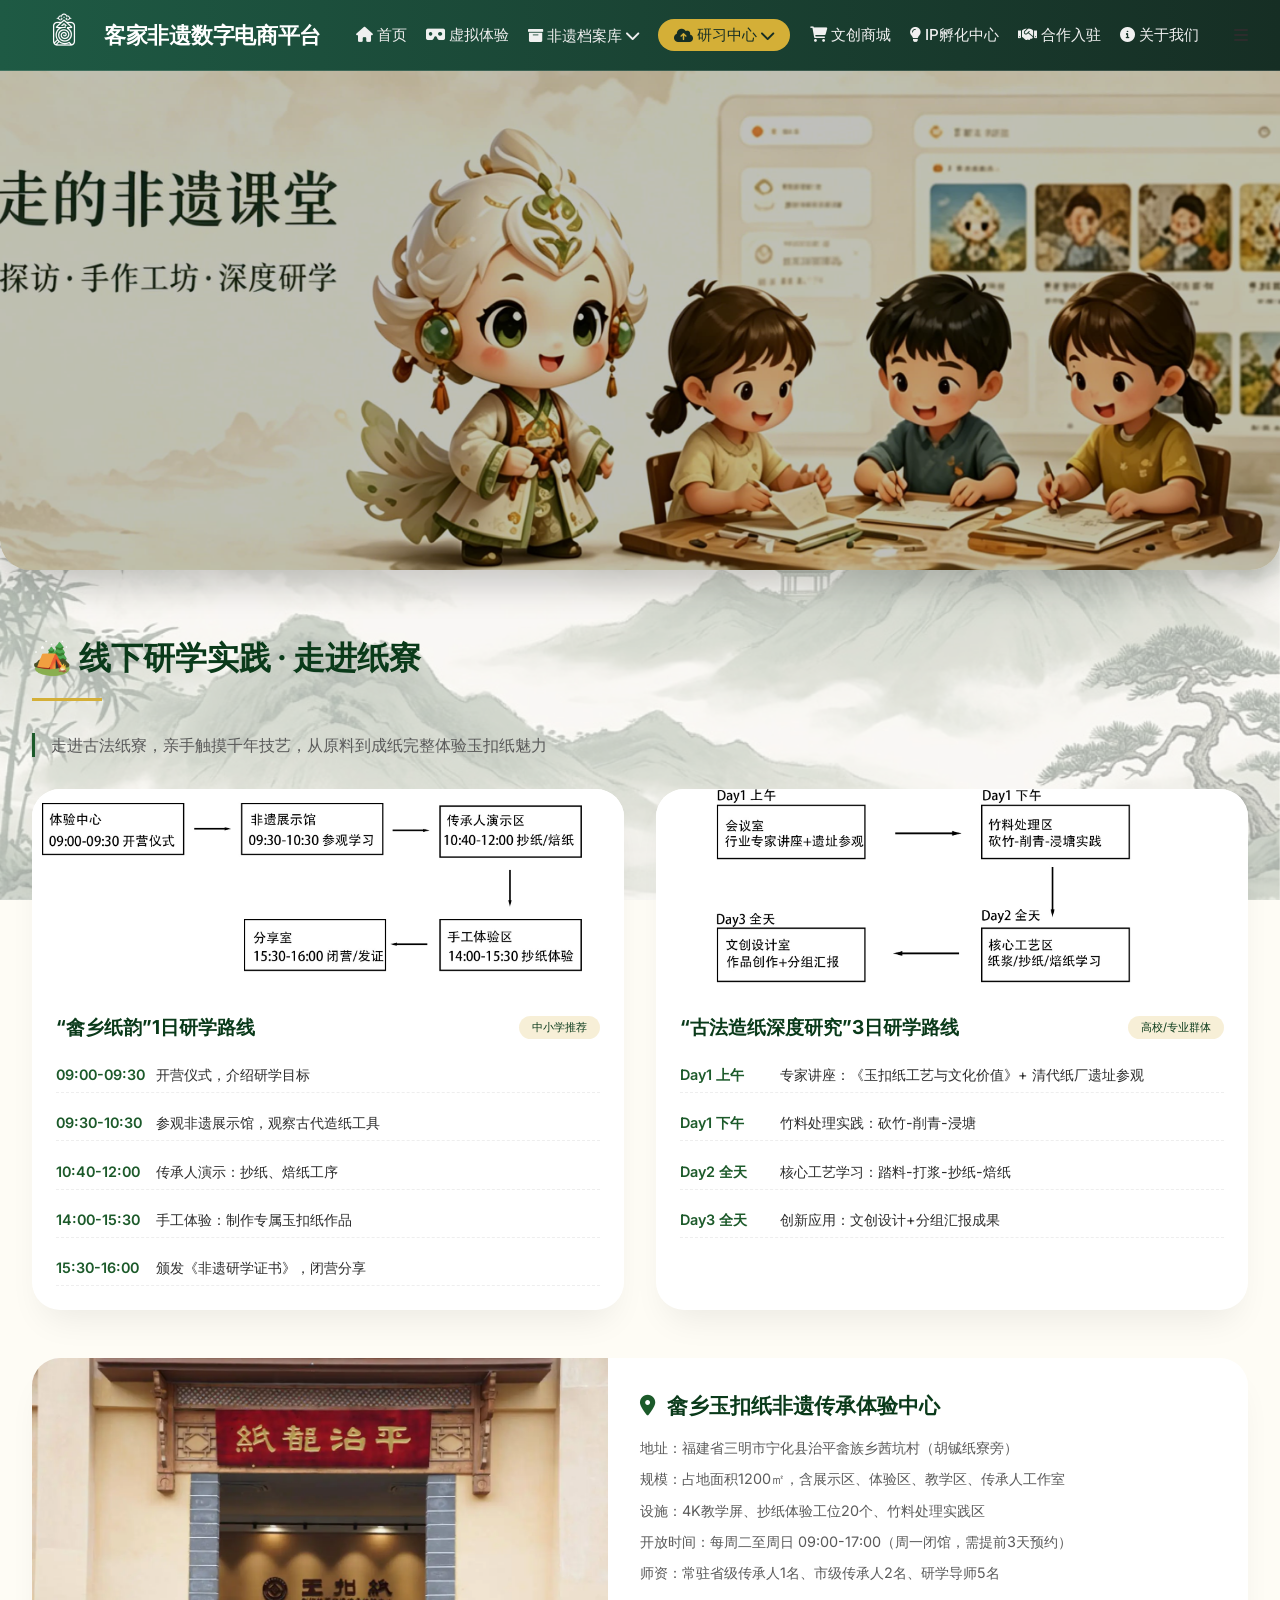
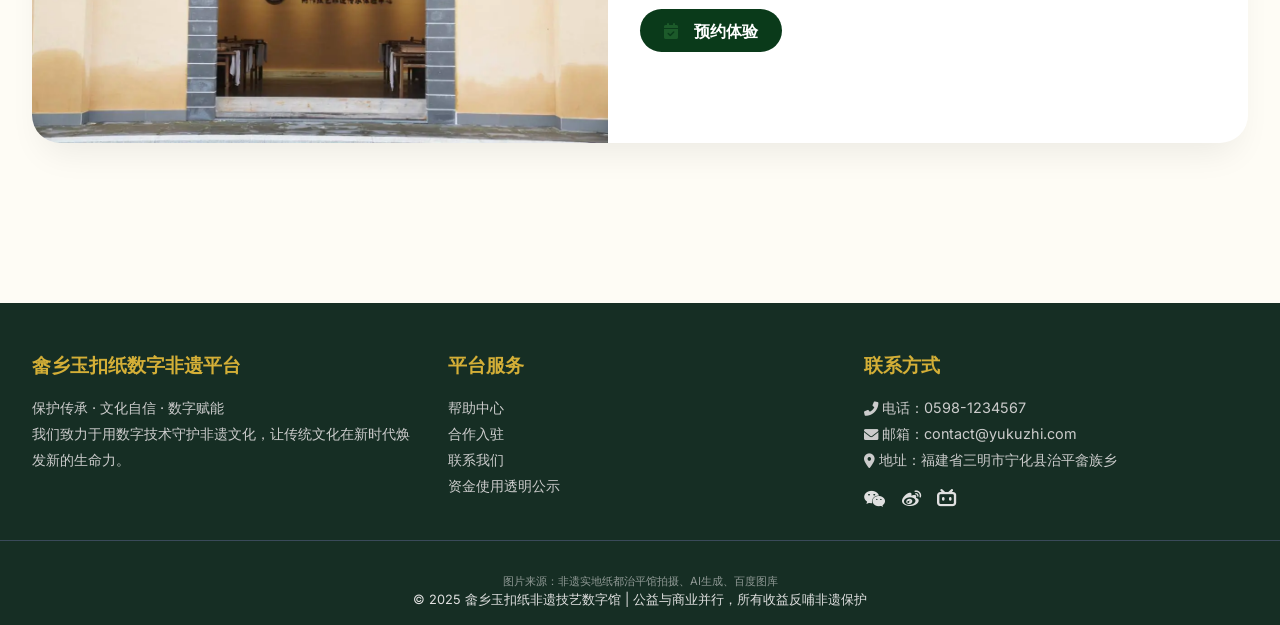
<file: other/study.html>
<!DOCTYPE html>
<html lang="zh-CN">
<head>
    <meta charset="UTF-8">
    <meta name="viewport" content="width=device-width, initial-scale=1.0, user-scalable=yes">
    <title>线下研学 · 行走的非遗课堂 | 畲乡玉扣纸非遗数字馆</title>
    <link rel="stylesheet" href="https://cdnjs.cloudflare.com/ajax/libs/font-awesome/6.0.0-beta3/css/all.min.css">
    <link href="https://fonts.googleapis.com/css2?family=Inter:opsz,wght@14..32,300;400;500;600;700&display=swap" rel="stylesheet">
    <link rel="stylesheet" href="../css/study.css">
    <link rel="stylesheet" href="https://unpkg.com/aos@2.3.4/dist/aos.css">
</head>
<body>

<!-- 导航栏 -->
<div class="nav">
    <div class="nav-container">
        <div class="logo">
            <img src="../images/logo/logo.png" alt="Logo" style="height: 64px; width: auto;">
            <span>客家非遗数字电商平台</span>
        </div>
        <div class="nav-links" id="navLinks">
            <a href="../index.html"><i class="fas fa-home"></i> 首页</a>
            <a href="virtual.html"><i class="fas fa-vr-cardboard"></i> 虚拟体验</a>

            <!-- 二级菜单：非遗档案库 -->
            <div class="dropdown" id="archiveDropdown">
                <a href="javascript:void(0);" class="dropbtn">
                    <i class="fas fa-archive"></i> 非遗档案库 <i class="fas fa-chevron-down arrow-icon"></i>
                </a>
                <div class="dropdown-content">
                    <a href="yukou_paper.html"><i class="fas fa-scroll"></i> 畲乡玉扣纸</a>
                    <a href="hakka.html"><i class="fas fa-leaf"></i> 其他客家非遗</a>
                </div>
            </div>

            <!-- 二级菜单：研习中心（原云端教育） -->
            <div class="dropdown" id="studyDropdown">
                <a href="javascript:void(0);" class="dropbtn active-parent">
                    <i class="fas fa-cloud-upload-alt"></i> 研习中心 <i class="fas fa-chevron-down arrow-icon"></i>
                </a>
                <div class="dropdown-content">
                    <a href="courses.html"><i class="fas fa-graduation-cap"></i> 在线课程</a>
                    <a href="study.html" class="active"><i class="fas fa-tree"></i> 研学实践</a>
                </div>
            </div>

            <a href="shop.html"><i class="fas fa-shopping-cart"></i> 文创商城</a>
            <a href="ip.html"><i class="fas fa-lightbulb"></i> IP孵化中心</a>
            <a href="cooperation.html"><i class="fas fa-handshake"></i> 合作入驻</a>
            <a href="about.html"><i class="fas fa-info-circle"></i> 关于我们</a>
        </div>
        <div class="menu-icon" id="menuIcon">
            <i class="fas fa-bars"></i>
        </div>
    </div>
</div>

<!-- 静态 Banner（研学主题） -->
<div class="banner-container" data-aos="fade-down" data-aos-duration="1000">
    <div class="banner-bg" style="background-image: url('../images/education/study/banner/study.jpg');"></div>

</div>

<!-- 主体内容区：仅包含研学模块（路线+线下体验中心） -->
<div class="container">
    <div class="section">
        <div class="section-header" data-aos="fade-up">
            <h2 class="section-title">🏕️ 线下研学实践 · 走进纸寮</h2>
            <div class="title-decoration"></div>
        </div>
        <p class="section-subtitle" data-aos="fade-up" data-aos-delay="100">走进古法纸寮，亲手触摸千年技艺，从原料到成纸完整体验玉扣纸魅力</p>

        <!-- 研学路线 1日 / 3日 -->
        <div class="study-routes">
            <!-- 1日研学路线 -->
            <div class="route-card" data-aos="fade-up" data-aos-delay="0">
                <div class="route-img">
                    <img src="../images/education/route-1day.jpg" alt="1日研学路线">
                </div>
                <div class="route-content">
                    <div class="route-header">
                        <h3>“畲乡纸韵”1日研学路线</h3>
                        <span class="route-badge">中小学推荐</span>
                    </div>
                    <div class="route-schedule">
                        <div class="schedule-item"><span class="time">09:00-09:30</span> 开营仪式，介绍研学目标</div>
                        <div class="schedule-item"><span class="time">09:30-10:30</span> 参观非遗展示馆，观察古代造纸工具</div>
                        <div class="schedule-item"><span class="time">10:40-12:00</span> 传承人演示：抄纸、焙纸工序</div>
                        <div class="schedule-item"><span class="time">14:00-15:30</span> 手工体验：制作专属玉扣纸作品</div>
                        <div class="schedule-item"><span class="time">15:30-16:00</span> 颁发《非遗研学证书》，闭营分享</div>
                    </div>
                </div>
            </div>
            <!-- 3日研学路线 -->
            <div class="route-card" data-aos="fade-up" data-aos-delay="100">
                <div class="route-img">
                    <img src="../images/education/route-3day.jpg" alt="3日研学路线">
                </div>
                <div class="route-content">
                    <div class="route-header">
                        <h3>“古法造纸深度研究”3日研学路线</h3>
                        <span class="route-badge">高校/专业群体</span>
                    </div>
                    <div class="route-schedule">
                        <div class="schedule-item"><span class="time">Day1 上午</span> 专家讲座：《玉扣纸工艺与文化价值》+ 清代纸厂遗址参观</div>
                        <div class="schedule-item"><span class="time">Day1 下午</span> 竹料处理实践：砍竹-削青-浸塘</div>
                        <div class="schedule-item"><span class="time">Day2 全天</span> 核心工艺学习：踏料-打浆-抄纸-焙纸</div>
                        <div class="schedule-item"><span class="time">Day3 全天</span> 创新应用：文创设计+分组汇报成果</div>
                    </div>
                </div>
            </div>
        </div>

        <!-- 线下体验中心信息（悬浮动画） -->
        <div class="experience-center">
            <div class="center-media" data-aos="fade-right">
                <img src="../images/education/纸都治平馆.jpg" alt="畲乡玉扣纸非遗传承体验中心">
            </div>
            <div class="center-info" data-aos="fade-left">
                <h3><i class="fas fa-map-marker-alt"></i> 畲乡玉扣纸非遗传承体验中心</h3>
                <p>地址：福建省三明市宁化县治平畲族乡茜坑村（胡铖纸寮旁）</p>
                <p>规模：占地面积1200㎡，含展示区、体验区、教学区、传承人工作室</p>
                <p>设施：4K教学屏、抄纸体验工位20个、竹料处理实践区</p>
                <p>开放时间：每周二至周日 09:00-17:00（周一闭馆，需提前3天预约）</p>
                <p>师资：常驻省级传承人1名、市级传承人2名、研学导师5名</p>
                <a href="#" class="reserve-btn"><i class="fas fa-calendar-check"></i> 预约体验</a>
            </div>
        </div>
    </div>
</div>

<!-- 底部信息栏 -->
<footer class="footer">
    <div class="footer-container">
        <div class="footer-col" data-aos="fade-up" data-aos-delay="0">
            <h4>畲乡玉扣纸数字非遗平台</h4>
            <p>保护传承 · 文化自信 · 数字赋能</p>
            <p>我们致力于用数字技术守护非遗文化，让传统文化在新时代焕发新的生命力。</p>
        </div>
        <div class="footer-col" data-aos="fade-up" data-aos-delay="100">
            <h4>平台服务</h4>
            <a href="#">帮助中心</a>
            <a href="cooperation.html">合作入驻</a>
            <a href="about.html">联系我们</a>
            <a href="#" id="fundTransparency">资金使用透明公示</a>
        </div>
        <div class="footer-col" data-aos="fade-up" data-aos-delay="200">
            <h4>联系方式</h4>
            <p><i class="fas fa-phone-alt"></i> 电话：0598-1234567</p>
            <p><i class="fas fa-envelope"></i> 邮箱：contact@yukuzhi.com</p>
            <p><i class="fas fa-map-marker-alt"></i> 地址：福建省三明市宁化县治平畲族乡</p>
            <div class="social-icons">
                <i class="fab fa-weixin"></i>
                <i class="fab fa-weibo"></i>
                <i class="fab fa-bilibili"></i>
            </div>
        </div>
    </div>
    <div class="footer-bottom">
        <p class="image-source">图片来源：非遗实地纸都治平馆拍摄、AI生成、百度图库</p>
        <p>© 2025 畲乡玉扣纸非遗技艺数字馆 | 公益与商业并行，所有收益反哺非遗保护</p>
    </div>
</footer>

<script src="../js/education.js"></script>
<script src="https://unpkg.com/aos@2.3.4/dist/aos.js"></script>
<script>
    AOS.init({
        duration: 800,
        easing: 'ease-out-cubic',
        once: true,
        offset: 80
    });
</script>
</body>
</html>
</file>
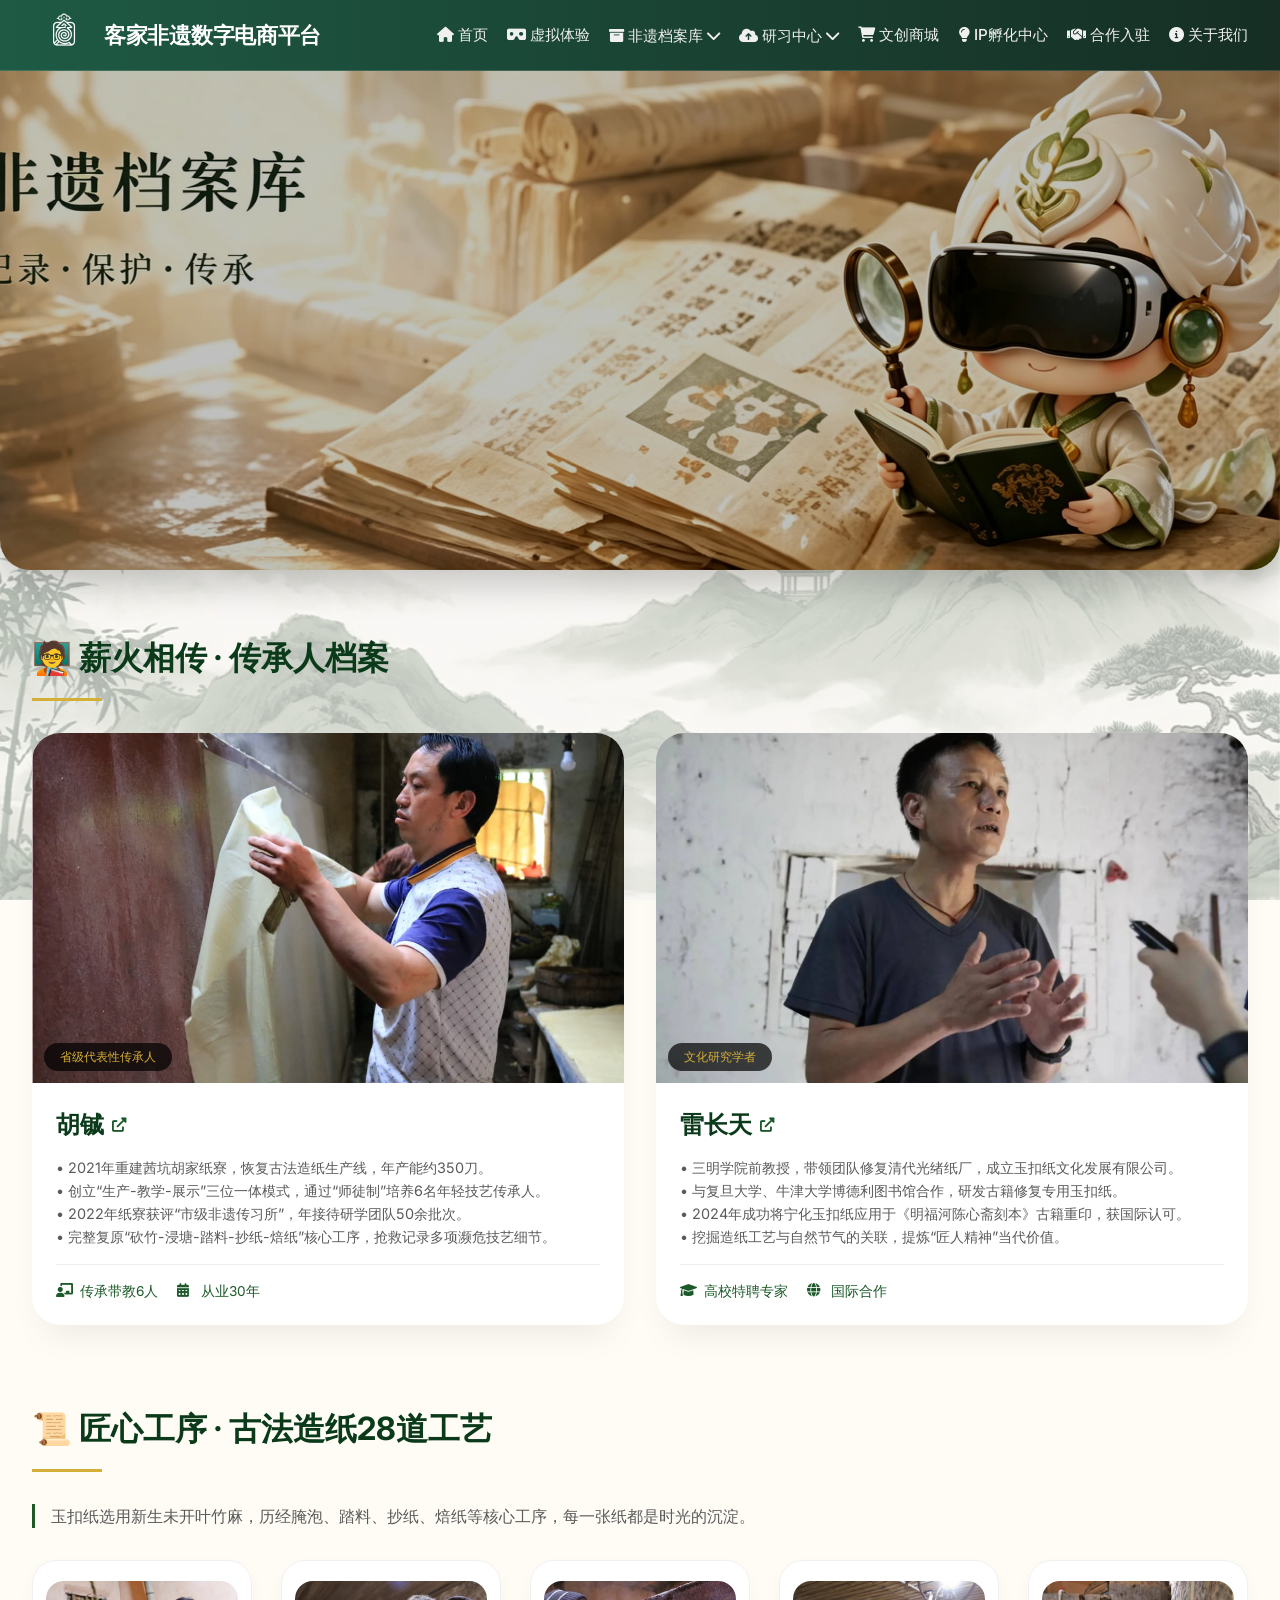
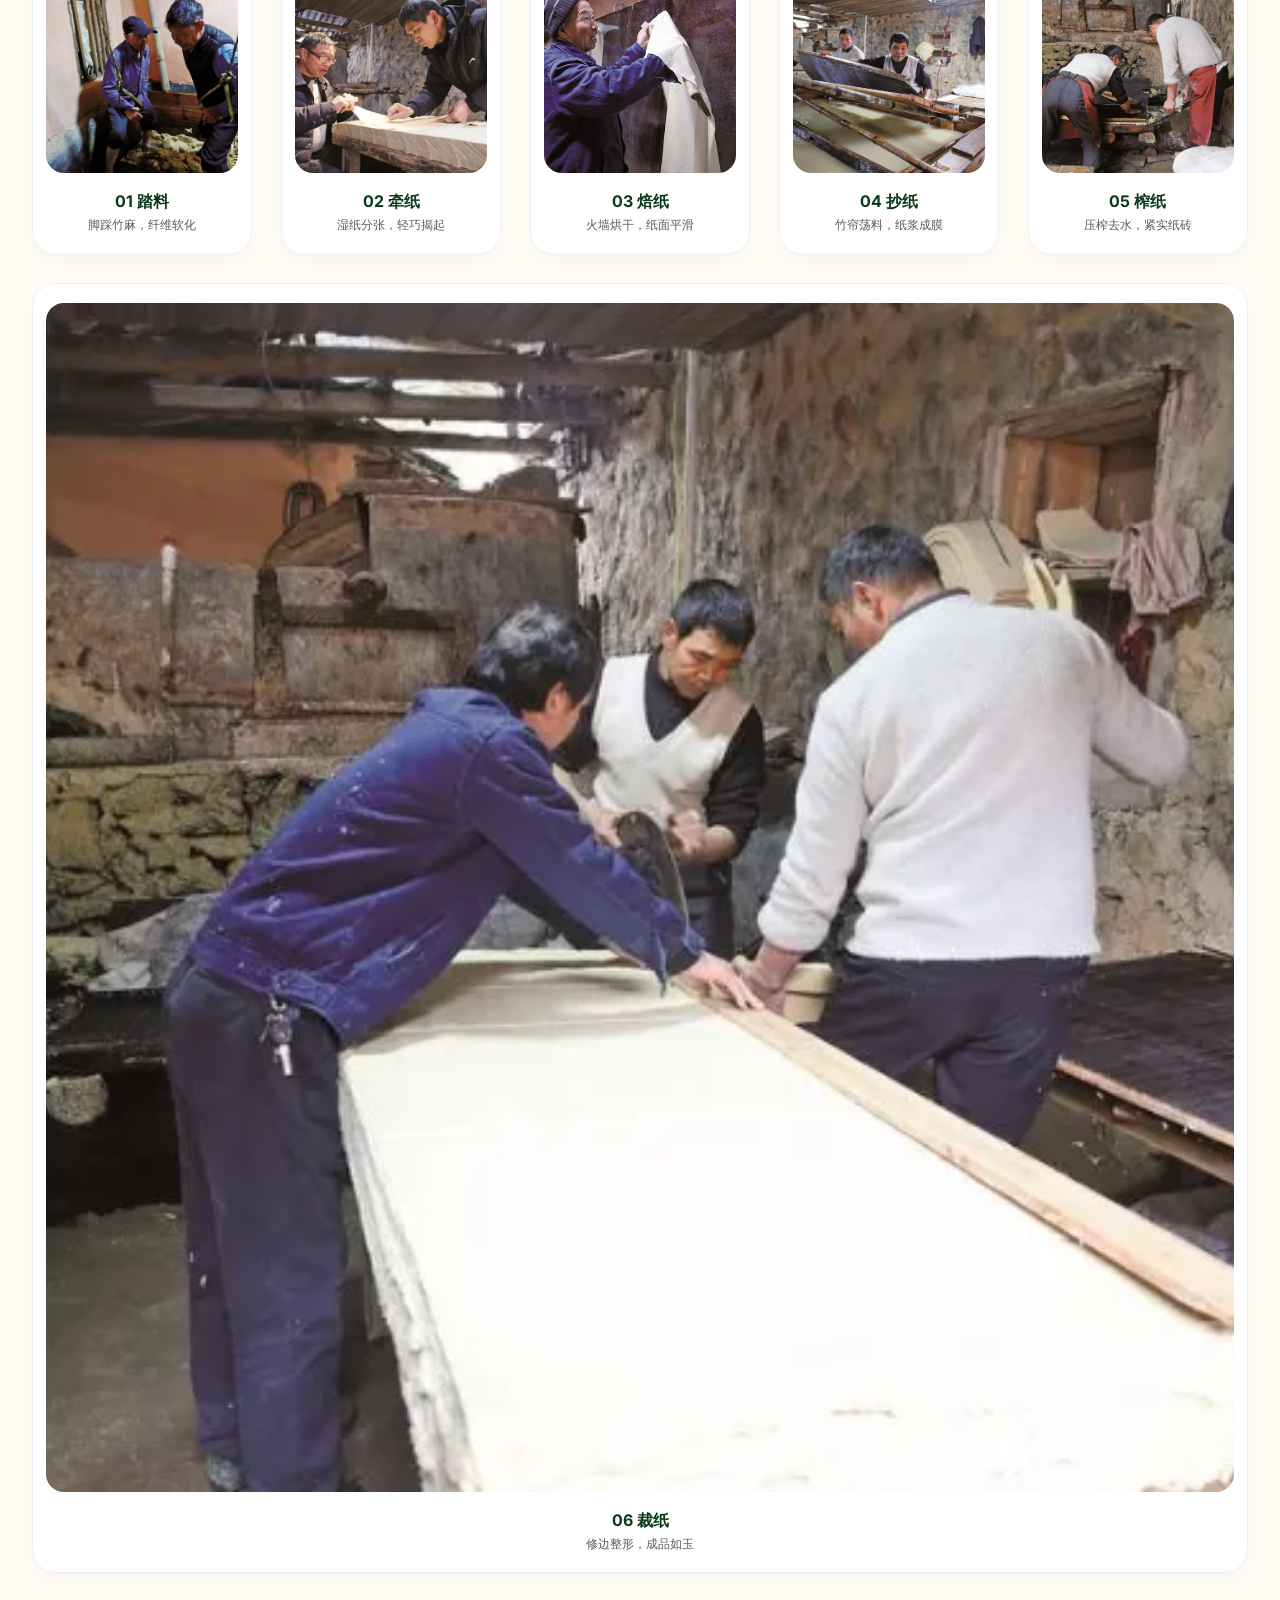
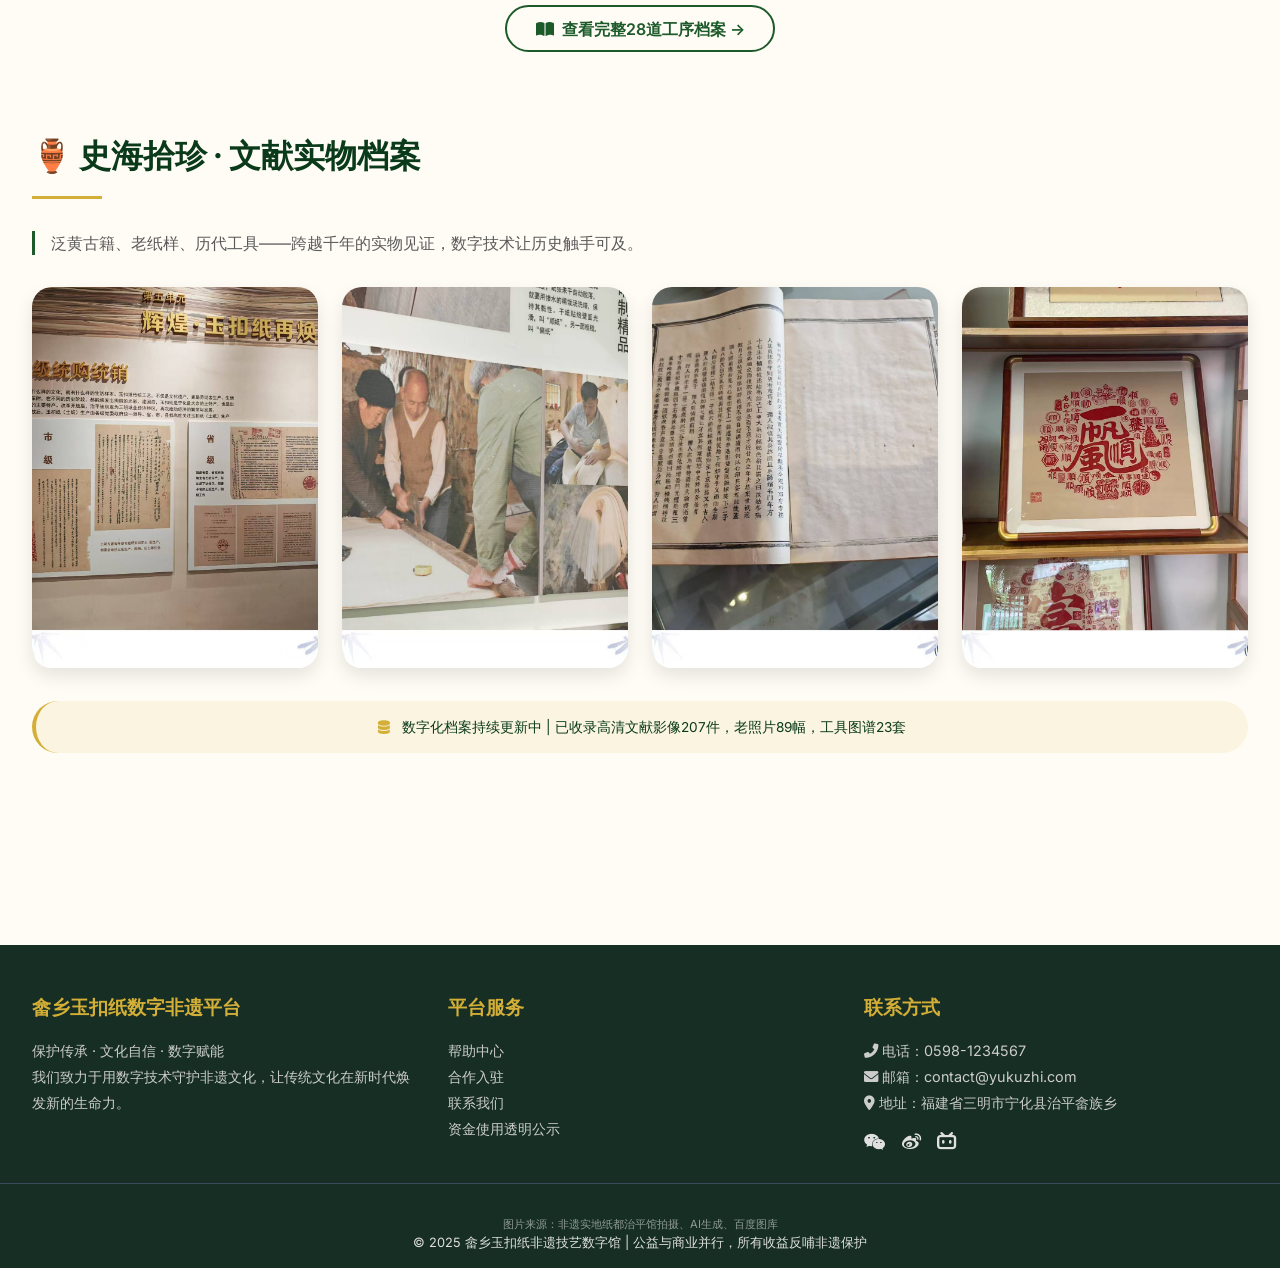
<file: other/yukou_paper.html>
<!DOCTYPE html>
<html lang="zh-CN">
<head>
    <meta charset="UTF-8">
    <meta name="viewport" content="width=device-width, initial-scale=1.0, user-scalable=yes">
    <title>畲乡玉扣纸非遗技艺数字馆 - 非遗档案库</title>
    <!-- Font Awesome 6 -->
    <link rel="stylesheet" href="https://cdnjs.cloudflare.com/ajax/libs/font-awesome/6.0.0-beta3/css/all.min.css">
    <!-- Google Fonts -->
    <link href="https://fonts.googleapis.com/css2?family=Inter:opsz,wght@14..32,300;400;500;600;700&display=swap" rel="stylesheet">
    <link rel="stylesheet" href="../css/yukou_paper.css">
    <!-- AOS (Animate On Scroll) -->
    <link rel="stylesheet" href="https://unpkg.com/aos@2.3.4/dist/aos.css">

</head>
<body>

<!-- 导航栏 -->
<div class="nav">
    <div class="nav-container">
        <div class="logo">
            <img src="../images/logo/logo.png" alt="Logo" style="height: 64px; width: auto;">
            <span>客家非遗数字电商平台</span>
        </div>
        <div class="nav-links" id="navLinks">
            <a href="../index.html"><i class="fas fa-home"></i> 首页</a>
            <a href="virtual.html"><i class="fas fa-vr-cardboard"></i> 虚拟体验</a>

            <!-- 二级菜单：非遗档案库 -->
            <div class="dropdown" id="archiveDropdown">
                <a href="javascript:void(0);" class="dropbtn active-parent">
                    <i class="fas fa-archive"></i> 非遗档案库 <i class="fas fa-chevron-down arrow-icon"></i>
                </a>
                <div class="dropdown-content">
                    <a href="yukou_paper.html" class="active"><i class="fas fa-scroll"></i> 畲乡玉扣纸</a>
                    <a href="hakka.html"><i class="fas fa-leaf"></i> 其他客家非遗</a>
                </div>
            </div>

            <!-- 二级菜单：研习中心（原云端教育） -->
            <div class="dropdown" id="studyDropdown">
                <a href="javascript:void(0);" class="dropbtn">
                    <i class="fas fa-cloud-upload-alt"></i> 研习中心 <i class="fas fa-chevron-down arrow-icon"></i>
                </a>
                <div class="dropdown-content">
                    <a href="courses.html"><i class="fas fa-graduation-cap"></i> 在线课程</a>
                    <a href="study.html"><i class="fas fa-tree"></i> 研学实践</a>
                </div>
            </div>

            <a href="shop.html"><i class="fas fa-shopping-cart"></i> 文创商城</a>
            <a href="ip.html"><i class="fas fa-lightbulb"></i> IP孵化中心</a>
            <a href="cooperation.html"><i class="fas fa-handshake"></i> 合作入驻</a>
            <a href="about.html"><i class="fas fa-info-circle"></i> 关于我们</a>
        </div>
        <div class="menu-icon" id="menuIcon">
            <i class="fas fa-bars"></i>
        </div>
    </div>
</div>

<!-- 静态 Banner -->
<div class="banner-container">
    <div class="banner-bg" style="background-image: url('../images/archive/yukou_paper/banner/yukou_paper.jpg');" data-aos="fade-down"></div>

</div>

<!-- 主体内容区（畲乡玉扣纸档案内容） -->
<div class="container">
    <!-- 1. 传承人档案 -->
    <div class="section">
        <div class="section-header" data-aos="fade-up">
            <h2 class="section-title">🧑‍🏫 薪火相传 · 传承人档案</h2>
            <div class="title-decoration"></div>
        </div>
        <div class="inheritor-grid">
            <!-- 胡铖 -->
            <div class="inheritor-card" data-aos="fade-right" data-aos-delay="0">
                <div class="card-media">
                    <img src="../images/archive/yukou_paper/胡铖.jpg" alt="胡铖大师工作场景">
                    <div class="media-tag">省级代表性传承人</div>
                </div>
                <div class="card-content">
                    <h3>胡铖 <a href="https://sanming-szwhg.chaoxing.com/portal/project/read/?id=670&nid=164&type=2" target="_blank" class="external-link"><i class="fas fa-external-link-alt"></i></a></h3>
                    <p class="brief">• 2021年重建茜坑胡家纸寮，恢复古法造纸生产线，年产能约350刀。<br>
                        • 创立“生产-教学-展示”三位一体模式，通过“师徒制”培养6名年轻技艺传承人。<br>
                        • 2022年纸寮获评“市级非遗传习所”，年接待研学团队50余批次。<br>
                        • 完整复原“砍竹-浸塘-踏料-抄纸-焙纸”核心工序，抢救记录多项濒危技艺细节。</p>
                    <div class="card-footer">
                        <span class="icon-text"><i class="fas fa-chalkboard-user"></i> 传承带教6人</span>
                        <span class="icon-text"><i class="fas fa-calendar-alt"></i> 从业30年</span>
                    </div>
                </div>
            </div>
            <!-- 雷长天 -->
            <div class="inheritor-card" data-aos="fade-left" data-aos-delay="100">
                <div class="card-media">
                    <img src="../images/archive/yukou_paper/雷长天.jpg" alt="雷长天教授研究古籍">
                    <div class="media-tag">文化研究学者</div>
                </div>
                <div class="card-content">
                    <h3>雷长天 <a href="https://www.sohu.com/a/788782359_260616" target="_blank" class="external-link"><i class="fas fa-external-link-alt"></i></a></h3>
                    <p class="brief">• 三明学院前教授，带领团队修复清代光绪纸厂，成立玉扣纸文化发展有限公司。<br>
                        • 与复旦大学、牛津大学博德利图书馆合作，研发古籍修复专用玉扣纸。<br>
                        • 2024年成功将宁化玉扣纸应用于《明福河陈心斋刻本》古籍重印，获国际认可。<br>
                        • 挖掘造纸工艺与自然节气的关联，提炼“匠人精神”当代价值。</p>
                    <div class="card-footer">
                        <span class="icon-text"><i class="fas fa-graduation-cap"></i> 高校特聘专家</span>
                        <span class="icon-text"><i class="fas fa-globe"></i> 国际合作</span>
                    </div>
                </div>
            </div>
        </div>
    </div>

    <!-- 2. 古法造纸28道工序 -->
    <div class="section">
        <div class="section-header" data-aos="fade-up">
            <h2 class="section-title">📜 匠心工序 · 古法造纸28道工艺</h2>
            <div class="title-decoration"></div>
        </div>
        <p class="section-subtitle" data-aos="fade-up" data-aos-delay="100">玉扣纸选用新生未开叶竹麻，历经腌泡、踏料、抄纸、焙纸等核心工序，每一张纸都是时光的沉淀。</p>
        <div class="craft-showcase">
            <div class="step-item" data-aos="zoom-in" data-aos-delay="0">
                <div class="step-img"><img src="../images/archive/yukou_paper/匠心工序%20·%20古法造纸28道工艺/踏料.jpg" alt="踏料"></div>
                <p class="step-name">01 踏料</p>
                <p class="step-desc">脚踩竹麻，纤维软化</p>
            </div>
            <div class="step-item" data-aos="zoom-in" data-aos-delay="100">
                <div class="step-img"><img src="../images/archive/yukou_paper/匠心工序%20·%20古法造纸28道工艺/牵纸.jpg" alt="牵纸"></div>
                <p class="step-name">02 牵纸</p>
                <p class="step-desc">湿纸分张，轻巧揭起</p>
            </div>
            <div class="step-item" data-aos="zoom-in" data-aos-delay="200">
                <div class="step-img"><img src="../images/archive/yukou_paper/匠心工序%20·%20古法造纸28道工艺/焙纸.jpg" alt="焙纸"></div>
                <p class="step-name">03 焙纸</p>
                <p class="step-desc">火墙烘干，纸面平滑</p>
            </div>
            <div class="step-item" data-aos="zoom-in" data-aos-delay="300">
                <div class="step-img"><img src="../images/archive/yukou_paper/匠心工序%20·%20古法造纸28道工艺/抄纸.jpg" alt="抄纸"></div>
                <p class="step-name">04 抄纸</p>
                <p class="step-desc">竹帘荡料，纸浆成膜</p>
            </div>
            <div class="step-item" data-aos="zoom-in" data-aos-delay="400">
                <div class="step-img"><img src="../images/archive/yukou_paper/匠心工序%20·%20古法造纸28道工艺/榨纸.jpg" alt="榨纸"></div>
                <p class="step-name">05 榨纸</p>
                <p class="step-desc">压榨去水，紧实纸砖</p>
            </div>
            <div class="step-item" data-aos="zoom-in" data-aos-delay="500">
                <div class="step-img"><img src="../images/archive/yukou_paper/匠心工序%20·%20古法造纸28道工艺/裁纸.jpg" alt="裁纸"></div>
                <p class="step-name">06 裁纸</p>
                <p class="step-desc">修边整形，成品如玉</p>
            </div>
        </div>
        <div class="craft-link-wrapper" data-aos="fade-up" data-aos-delay="100">
            <a href="#" class="craft-more-link"><i class="fas fa-book-open"></i> 查看完整28道工序档案 →</a>
        </div>
    </div>

    <!-- 3. 历史文献与实物档案 -->
    <div class="section">
        <div class="section-header" data-aos="fade-up">
            <h2 class="section-title">🏺 史海拾珍 · 文献实物档案</h2>
            <div class="title-decoration"></div>
        </div>
        <p class="section-subtitle" data-aos="fade-up" data-aos-delay="100">泛黄古籍、老纸样、历代工具——跨越千年的实物见证，数字技术让历史触手可及。</p>
        <div class="doc-gallery">
            <div class="doc-card" data-aos="flip-left" data-aos-delay="0">
                <img src="../images/archive/yukou_paper/史海拾珍%20·%20文献实物档案/1.jpg" alt="清代玉扣纸谱">
                <div class="doc-overlay"><span>玉扣纸博物馆</span></div>
            </div>
            <div class="doc-card" data-aos="flip-left" data-aos-delay="100">
                <img src="../images/archive/yukou_paper/史海拾珍%20·%20文献实物档案/2.jpg" alt="畲族族谱残页">
                <div class="doc-overlay"><span>玉扣纸制作</span></div>
            </div>
            <div class="doc-card" data-aos="flip-left" data-aos-delay="200">
                <img src="../images/archive/yukou_paper/史海拾珍%20·%20文献实物档案/3.jpg" alt="古法抄纸竹帘">
                <div class="doc-overlay"><span>玉扣纸乐谱</span></div>
            </div>
            <div class="doc-card" data-aos="flip-left" data-aos-delay="300">
                <img src="../images/archive/yukou_paper/史海拾珍%20·%20文献实物档案/6.jpg" alt="《毛泽东选集》线装本用纸">
                <div class="doc-overlay"><span>玉扣纸展品</span></div>
            </div>
        </div>
        <div class="archive-footnote" data-aos="fade-up" data-aos-delay="100">
            <i class="fas fa-database"></i> 数字化档案持续更新中 | 已收录高清文献影像207件，老照片89幅，工具图谱23套
        </div>
    </div>
</div>

<!-- 底部信息栏 -->
<footer class="footer">
    <div class="footer-container">
        <div class="footer-col">
            <h4>畲乡玉扣纸数字非遗平台</h4>
            <p>保护传承 · 文化自信 · 数字赋能</p>
            <p>我们致力于用数字技术守护非遗文化，让传统文化在新时代焕发新的生命力。</p>
        </div>
        <div class="footer-col">
            <h4>平台服务</h4>
            <a href="#">帮助中心</a>
            <a href="about.html">合作入驻</a>
            <a href="about.html">联系我们</a>
            <a href="#" id="fundTransparency">资金使用透明公示</a>
        </div>
        <div class="footer-col">
            <h4>联系方式</h4>
            <p><i class="fas fa-phone-alt"></i> 电话：0598-1234567</p>
            <p><i class="fas fa-envelope"></i> 邮箱：contact@yukuzhi.com</p>
            <p><i class="fas fa-map-marker-alt"></i> 地址：福建省三明市宁化县治平畲族乡</p>
            <div class="social-icons">
                <i class="fab fa-weixin"></i>
                <i class="fab fa-weibo"></i>
                <i class="fab fa-bilibili"></i>
            </div>
        </div>
    </div>
    <div class="footer-bottom">
        <p class="image-source">图片来源：非遗实地纸都治平馆拍摄、AI生成、百度图库</p>
        <p>© 2025 畲乡玉扣纸非遗技艺数字馆 | 公益与商业并行，所有收益反哺非遗保护</p>
    </div>
</footer>

<script src="../js/archive.js"></script>

<!-- AOS (Animate On Scroll) -->
<script src="https://unpkg.com/aos@2.3.4/dist/aos.js"></script>
<script>
    AOS.init({
        duration: 800,
        easing: 'ease-out-cubic',
        once: true,
        offset: 80
    });
</script>

</body>
</html>
</file>
<file: css/index.css>
/* ========== 全局重置与变量（深绿色主题） ========== */
:root {
    --primary-dark: #0A3A1A;    /* 深绿主色（接近墨绿） */
    --primary-green: #1C5A2A;   /* 辅助绿（稍亮但仍深沉） */
    --accent-gold: #D4AF37;      /* 点缀金色 */
    --warm-white: #FEFCF5;
    --text-dark: #2C2C2C;
    --text-light: #5A5A5A;
    --card-shadow: 0 20px 35px -12px rgba(0, 0, 0, 0.08);
    --transition: all 0.3s ease;
}

* {
    margin: 0;
    padding: 0;
    box-sizing: border-box;
}

/* 修改原有的 body 样式，去掉 background 相关的属性 */
body {
    font-family: 'Inter', system-ui, -apple-system, 'Segoe UI', '微软雅黑', sans-serif;
    background-color: var(--warm-white);
    color: var(--text-dark);
    line-height: 1.5;
    overflow-x: hidden;
}

/* 用 ::after 伪元素来专门渲染背景图，并开启 GPU 硬件加速，彻底解决滑动掉帧 */
body::after {
    content: '';
    position: fixed;
    top: 0;
    left: 0;
    width: 100%;
    height: 100%;
    background-image: url('../images/background/background.jpg'); /* 确保路径正确 */
    background-size: cover;
    background-position: center;
    background-repeat: no-repeat;
    z-index: -2; /* 放到最底层 */
    transform: translateZ(0); /* 神奇的魔法：强制开启 GPU 硬件加速 */
    will-change: transform;
}

/* 调整你原有的半透明覆盖层 */
body::before {
    content: '';
    position: fixed;
    top: 0;
    left: 0;
    width: 100%;
    height: 100%;
    background-color: rgba(255, 255, 255, 0.6);
    z-index: -1;
    pointer-events: none;
}

@import url('https://fonts.googleapis.com/css2?family=Inter:opsz,wght@14..32,300;14..32,400;14..32,500;14..32,600;14..32,700&display=swap');

/* ========== 导航栏（固定顶部，实色渐变） ========== */
.nav {
    position: fixed;
    top: 0;
    left: 0;
    width: 100%;
    background: linear-gradient(90deg, #1E5A44 0%, #162e24 100%);
    z-index: 1000;
    border-bottom: 1px solid rgba(255,255,255,0.15);
    transition: var(--transition);
}
.nav-container {
    max-width: 1300px;
    margin: 0 auto;
    padding: 0 2rem;
    display: flex;
    justify-content: space-between;
    align-items: center;
    height: 70px;
    flex-wrap: nowrap; /* 强制不换行 */
}
.logo {
    display: flex;
    align-items: center;
    gap: 8px;
    color: white;
    font-size: 1.35rem;
    font-weight: 600;
    letter-spacing: -0.3px;
    white-space: nowrap; /* 平台名不换行 */
}
.logo img {
    height: 64px;
    width: auto;
    object-fit: contain;
}
.nav-links {
    display: flex;
    gap: 1.2rem; /* 缩小间距保证一行放下 */
    align-items: center;
    flex-shrink: 1;
    flex-wrap: nowrap; /* 强制菜单不换行 */
}
.nav-links a {
    color: #f0f0f0;
    text-decoration: none;
    font-weight: 500;
    font-size: 0.95rem; /* 轻微缩小字体 */
    transition: var(--transition);
    padding: 0.3rem 0;
    white-space: nowrap; /* 每个菜单文字不换行 */
}
.nav-links a:hover {
    color: var(--accent-gold);
}
.nav-links a.active {
    background: var(--accent-gold);
    padding: 0.4rem 1rem;
    border-radius: 40px;
    color: #162e24;
}
.nav-links a.active:hover {
    background: #c5a000;
    color: #162e24;
}
.menu-icon {
    display: none;
    font-size: 1.6rem;
    color: white;
    cursor: pointer;
}

@media (max-width: 1024px) {
    .nav-links {
        position: fixed;
        top: 70px;
        left: -100%;
        width: 80%;
        height: calc(100vh - 70px);
        background: rgba(30, 74, 45, 0.98);
        backdrop-filter: blur(16px);
        flex-direction: column;
        align-items: flex-start;
        padding: 2rem;
        gap: 1.5rem;
        transition: 0.3s;
        z-index: 999;
        border-right: 1px solid rgba(255,255,255,0.2);
    }
    .nav-links.show {
        left: 0;
    }
    .menu-icon {
        display: block;
    }
    .nav-container {
        padding: 0 1.5rem;
    }
}

/* ========== 下拉菜单样式（适配二级菜单） ========== */
/* =========================================
   首席设计师定制：商业级高级下拉菜单
   ========================================= */
/* 1. 父级定位必须保留！这是防止菜单跑到屏幕最左边的绝对核心！ */
.dropdown {
    position: relative;
    display: inline-block;
}

/* 2. 下拉菜单容器（毛玻璃+悬浮质感） */
.dropdown-content {
    display: none;             /* 默认隐藏，由JS控制出现 */
    position: absolute;
    top: 100%;                 /* 紧贴导航栏底部 */
    left: 0;                   /* 与父级左对齐 */
    background: rgba(30, 90, 68, 0.95); /* 深绿色 + 95%透明度 */
    min-width: 170px;
    box-shadow: 0 12px 30px rgba(0,0,0,0.25); /* 更立体的柔和阴影 */
    border-radius: 12px;       /* 现代感圆角 */
    padding: 8px 0;            /* 上下留白呼吸感 */
    z-index: 1001;
    backdrop-filter: blur(10px); /* 高级毛玻璃滤镜 */

    /* 动画的初始状态 */
    opacity: 0;
    transform: translateY(15px);
    /* 贝塞尔曲线，让弹出的动画有丝滑的惯性 */
    transition: opacity 0.3s cubic-bezier(0.25, 0.8, 0.25, 1),
    transform 0.3s cubic-bezier(0.25, 0.8, 0.25, 1);
}

/* JS 触发时的最终动画状态 */
.dropdown-content.active {
    opacity: 1;
    transform: translateY(0);
}

/* 3. 菜单项排版（恢复纵向排列，保证对齐） */
.dropdown-content a {
    color: #ffffff;
    padding: 12px 20px;
    text-decoration: none;
    display: flex;         /* 强制内部图标和文字横向对齐 */
    align-items: center;
    gap: 10px;
    white-space: nowrap;
    font-size: 0.95rem;
    transition: all 0.25s ease; /* 动画过渡时间 */
}

/* ✨ 4. 设计师专属魔法：悬停微交互 ✨ */
.dropdown-content a:hover {
    background: rgba(255, 255, 255, 0.1); /* 微微提亮背景 */
    color: var(--accent-gold);            /* 文字变主题金 */
    padding-left: 26px;                   /* 核心细节：鼠标移入时文字微微向右推挤，动态反馈极佳 */
}

/* 小箭头悬停自动翻转 */
.dropdown:hover .arrow-icon {
    transform: rotate(180deg);
}

/* 移动端适配 */
@media (max-width: 1024px) {
    .dropdown {
        width: 100%;
    }
    .dropbtn {
        width: 100%;
        display: flex;
        justify-content: space-between;
        align-items: center;
    }
    .dropdown-content {
        position: static;
        background: rgba(0,0,0,0.3);
        margin-top: 8px;
        border-radius: 12px;
        width: 100%;
        box-shadow: none;
    }
    .dropdown-content a {
        white-space: normal;
    }
}

/* ========== Hero Banner ========== */
.hero-banner {
    position: relative;
    height: 100vh;
    min-height: 700px;
    padding-top: 70px;
    display: flex;
    align-items: center;
    justify-content: center;
    text-align: center;
    overflow: hidden;
    margin-top: 0;
}
.hero-bg {
    position: absolute;
    top: 0;
    left: 0;
    width: 100%;
    height: 100%;
    background-size: cover;
    background-position: center;
    z-index: 0;
}
.hero-overlay {
    position: absolute;
    inset: 0;
    background: rgba(30, 74, 45, 0.2);
    z-index: 1;
}
.hero-content {
    position: relative;
    z-index: 2;
    max-width: 900px;
    padding: 0 1.5rem;
    color: white;
    margin-top: 40px;
}
.hero-content h1 {
    font-size: 3.8rem;
    font-weight: 700;
    line-height: 1.2;
    margin-bottom: 1rem;
    text-shadow: 0 2px 12px rgba(0,0,0,0.3);
}
.hero-content h1 span {
    font-size: 2.2rem;
    font-weight: 500;
    display: block;
}
.hero-subtitle {
    font-size: 1.3rem;
    margin-bottom: 2rem;
    opacity: 0.95;
}
.hero-buttons {
    display: flex;
    gap: 1.5rem;
    justify-content: center;
    flex-wrap: wrap;
}
.btn-primary, .btn-secondary {
    padding: 0.9rem 2rem;
    border-radius: 50px;
    font-weight: 600;
    text-decoration: none;
    display: inline-flex;
    align-items: center;
    gap: 8px;
    font-size: 1rem;
    transition: var(--transition);
}
.btn-primary {
    background: var(--primary-dark);
    color: white;
    border: 2px solid var(--primary-dark);
}
.btn-primary:hover {
    background: var(--accent-gold);
    border-color: var(--accent-gold);
    color: #162e24;
    transform: translateY(-3px);
    box-shadow: 0 8px 20px rgba(0,0,0,0.2);
}
.btn-secondary {
    background: transparent;
    border: 2px solid white;
    color: white;
    backdrop-filter: blur(4px);
}
.btn-secondary:hover {
    background: var(--accent-gold);
    border-color: var(--accent-gold);
    color: #162e24;
    transform: translateY(-3px);
}
.scroll-hint {
    margin-top: 3rem;
    font-size: 0.9rem;
    animation: bounce 2s infinite;
}
@keyframes bounce {
    0%,100%{ transform: translateY(0);}
    50%{ transform: translateY(8px);}
}
.profit-note {
    margin-top: 1rem;
    font-size: 0.85rem;
    background: rgba(0,0,0,0.4);
    display: inline-block;
    padding: 0.3rem 1rem;
    border-radius: 40px;

}



/* ========== 轮播 Banner  ========== */
.hero-banner {
    position: relative;
    height: 100vh;
    min-height: 700px;
    padding-top: 70px;
    display: flex;
    align-items: center;
    justify-content: center;
    text-align: center;
    overflow: hidden;
    margin-top: 0;
}

/* 轮播容器 */
.hero-carousel {
    position: absolute;
    top: 0;
    left: 0;
    width: 100%;
    height: 100%;
    z-index: 1;
    overflow: hidden;
}

/* 幻灯片容器 */
.hero-carousel-slides {
    position: relative;
    width: 100%;
    height: 100%;
}

/* 单个幻灯片 */
.hero-carousel-slide {
    position: absolute;
    top: 0;
    left: 0;
    width: 100%;
    height: 100%;
    opacity: 0;
    transition: opacity 0.8s ease-in-out;
    z-index: 1;
}

.hero-carousel-slide.active {
    opacity: 1;
    z-index: 2;
}

/* 媒体内容（视频/图片） */
.hero-carousel-media {
    width: 100%;
    height: 100%;
    object-fit: cover;
    background-size: cover;
    background-position: center;
    background-repeat: no-repeat;
}

/* 轮播点容器 - 绝对定位在底部，可点击 */
.hero-carousel-dots {
    position: absolute;
    bottom: 20px;
    left: 0;
    right: 0;
    display: flex;
    justify-content: center;
    gap: 14px;
    z-index: 25;
    pointer-events: auto;      /* 确保可点击 */
}

/* 轮播点样式 */
.hero-carousel-dots .dot {
    width: 12px;
    height: 12px;
    background-color: rgba(255, 255, 255, 0.6);
    border-radius: 50%;
    cursor: pointer;
    transition: all 0.2s ease;
    pointer-events: auto;
    box-shadow: 0 1px 2px rgba(0,0,0,0.2);
}

.hero-carousel-dots .dot.active {
    background-color: var(--accent-gold);
    transform: scale(1.3);
    width: 14px;
    height: 14px;
}

/* 确保遮罩层和文字内容在轮播之上，但不遮挡点 */
.hero-overlay {
    position: absolute;
    inset: 0;
    background: rgba(30, 74, 45, 0.2);
    z-index: 10;
    pointer-events: none;
}

.hero-content {
    position: relative;
    z-index: 20;
    max-width: 900px;
    padding: 0 1.5rem;
    color: white;
    margin-top: 40px;
}

/* 移动端适配 */
@media (max-width: 768px) {
    .hero-carousel-dots {
        bottom: 15px;
        gap: 10px;
    }
    .hero-carousel-dots .dot {
        width: 8px;
        height: 8px;
    }
    .hero-carousel-dots .dot.active {
        width: 10px;
        height: 10px;
    }
}


/* 通用section */
.section {
    padding: 5rem 0;
}
.container {
    max-width: 1400px;
    margin: 0 auto;
    padding: 0 2rem;
}
.section-title {
    font-size: 2.2rem;
    font-weight: 700;
    color: var(--primary-dark);
    text-align: center;
    margin-bottom: 3rem;
}
.title-light {
    font-weight: 400;
    color: var(--text-light);
    font-size: 1.3rem;
    display: block;
}

/* ========== 角色卡片（纵向矩形，左对齐，渐变遮罩） ========== */
.role-grid {
    display: grid;
    grid-template-columns: repeat(4, 1fr);
    gap: 1.8rem;
}

.role-card {
    position: relative;
    background-size: cover;
    background-position: center;
    background-repeat: no-repeat;
    border-radius: 28px;
    overflow: hidden;
    aspect-ratio: 7/6;  /* 高度大于宽度，实现纵向矩形 */
    box-shadow: var(--card-shadow);
    transition: var(--transition);
    display: flex;
    align-items: flex-end;  /* 内容从底部向上排列，但我们需要左对齐顶部？第二张图内容偏上部，我们可改成flex-start */
}

/* 调整内容位置为从顶部开始左对齐 */
.role-card .role-content {
    position: relative;
    z-index: 2;
    padding: 2rem 1.5rem;
    width: 70%;            /* 文字区域占卡片宽度70%，右侧留白显示背景图 */
    text-align: left;
}

/* 渐变遮罩：从左向右深色到半透明 */
.role-card::before {
    content: '';
    position: absolute;
    top: 0;
    left: 0;
    width: 100%;
    height: 100%;
    background: linear-gradient(90deg,
    rgba(10, 58, 26, 0.85) 0%,   /* 深绿色，与主题色一致 */
    rgba(10, 58, 26, 0.4) 70%,
    rgba(0, 0, 0, 0.2) 100%
    );
    z-index: 1;
    pointer-events: none;
}

/* 游客：暖褐色/大地色系，自然亲和 */
.role-tourist::before {
    background: linear-gradient(90deg,
    rgba(33, 88, 54, 0.85) 0%,
    rgba(33, 88, 54, 0.45) 60%,
    rgba(0, 0, 0, 0.1) 100%
    );
}

/* 学生：清新深绿色，学习成长主题 */
.role-student::before {
    background: linear-gradient(90deg,
    rgba(28, 62, 97, 0.85) 0%,
    rgba(28, 62, 97, 0.5) 60%,
    rgba(0, 0, 0, 0.1) 100%
    );
}

/* 文旅机构：沉稳蓝灰，专业合作感 */
.role-culture::before {
    background: linear-gradient(90deg,
    rgba(95, 68, 45, 0.85) 0%,
    rgba(95, 68, 45, 0.5) 60%,
    rgba(0, 0, 0, 0.1) 100%
    );
}

/* 传承人：赭石红/陶土色，传统匠心 */
.role-inheritor::before {
    background: linear-gradient(90deg,
    rgba(122, 59, 42, 0.85) 0%,
    rgba(122, 59, 42, 0.5) 60%,
    rgba(0, 0, 0, 0.1) 100%
    );
}

.role-icon {
    font-size: 2.2rem;
    color: var(--accent-gold);
    margin-bottom: 1rem;
}

.role-card h3 {
    font-size: 1.5rem;
    font-weight: 700;
    color: white;
    margin-bottom: 0.8rem;
}

.role-card p {
    font-size: 0.9rem;
    color: rgba(255, 255, 255, 0.9);
    margin-bottom: 1.8rem;
    line-height: 1.4;
}

.role-btn {
    display: inline-block;
    background: transparent;
    border: 2px solid var(--accent-gold);
    color: white;
    padding: 0.5rem 1.2rem;
    border-radius: 40px;
    text-decoration: none;
    font-weight: 600;
    font-size: 0.9rem;
    transition: var(--transition);
    backdrop-filter: blur(2px);
}

.role-btn:hover {
    background: var(--accent-gold);
    color: #162e24;
    border-color: var(--accent-gold);
    transform: translateY(-2px);
}

/* 悬停效果：卡片轻微上浮 */
.role-card:hover {
    transform: translateY(-8px);
    box-shadow: 0 30px 45px -12px rgba(0, 0, 0, 0.25);
}

/* 响应式：小于1100px时一行2个 */
@media (max-width: 1100px) {
    .role-grid {
        grid-template-columns: repeat(2, 1fr);
    }
}

/* 响应式：小于680px时一行1个 */
@media (max-width: 680px) {
    .role-grid {
        grid-template-columns: 1fr;
    }
    .role-card .role-content {
        width: 80%;
    }
}


/* 核心产品矩阵 */
.module-grid {
    display: grid;
    grid-template-columns: repeat(6, 1fr);  /* 大屏幕下一行六个 */
    gap: 1.5rem;
}
.module-card {
    background: white;
    border-radius: 28px;
    overflow: hidden;
    box-shadow: var(--card-shadow);
    transition: var(--transition);
    text-align: center;
    padding-bottom: 1.5rem;
    display: flex;
    flex-direction: column;
}
.module-card:hover {
    transform: translateY(-6px);
    box-shadow: 0 30px 45px -12px rgba(0,0,0,0.12);
}
.module-img {
    width: 100%;
    height: 160px;
    object-fit: cover;
    display: block;
}
.module-card h3 {
    font-size: 1.2rem;
    margin: 1rem 0.5rem 0.5rem;
    color: var(--primary-dark);
}
.module-card p {
    font-size: 0.85rem;
    color: var(--text-light);
    margin: 0 1rem 1rem;
    line-height: 1.4;
}
.module-link {
    display: inline-block;
    margin-top: auto;
    font-size: 0.85rem;
    font-weight: 600;
    color: var(--primary-dark);
    text-decoration: none;
    border-bottom: 2px solid var(--primary-green);
    padding-bottom: 4px;
    transition: var(--transition);
}
.module-link:hover {
    color: var(--accent-gold);
    border-bottom-color: var(--accent-gold);
}

/* 响应式：当屏幕小于 1200px 时，一行三个 */
@media (max-width: 1200px) {
    .module-grid {
        grid-template-columns: repeat(3, 1fr);
    }
}
/* 当屏幕小于 768px 时，一行两个 */
@media (max-width: 768px) {
    .module-grid {
        grid-template-columns: repeat(2, 1fr);
    }
}
/* 当屏幕小于 480px 时，一行一个 */
@media (max-width: 480px) {
    .module-grid {
        grid-template-columns: 1fr;
    }
}

/* 客家非遗 */
.hakka-grid {
    display: grid;
    grid-template-columns: repeat(auto-fit, minmax(160px, 1fr));
    gap: 1.5rem;
    margin: 2rem 0;
}
.hakka-item {
    text-align: center;
    transition: var(--transition);
}
.hakka-item:hover {
    transform: translateY(-5px);
}
.hakka-img {
    width: 100%;
    aspect-ratio: 1 / 1;
    background-size: cover;
    background-position: center;
    border-radius: 24px;
    margin-bottom: 0.8rem;
    box-shadow: 0 8px 20px rgba(0,0,0,0.05);
}
.hakka-item p {
    font-weight: 500;
    color: var(--primary-dark);
}
.hakka-footer {
    text-align: center;
    margin-top: 1.5rem;
    color: var(--text-light);
    font-style: italic;
}

/* 沉浸体验 */
.immersion-wrapper {

    border-radius: 40px;
    padding: 2rem;
    text-align: center;
}
.immersion-steps {
    display: flex;
    justify-content: space-between;
    flex-wrap: wrap;
    gap: 1rem;
    margin-bottom: 2rem;
}
.step-item {
    flex: 1;
    text-align: center;

    border-radius: 28px;
    padding: 1rem;
    transition: var(--transition);
}
.step-item:hover {
    transform: translateY(-4px);
}
.step-item img {
    width: 110%;
    height: 100%;
    object-fit: cover;
    border-radius: 20px;
}
.step-item span {
    display: block;
    margin-top: 8px;
    font-weight: 500;
}
.game-main-btn {
    display: inline-flex;
    background: var(--primary-dark);
    color: white;
    padding: 1rem 2rem;
    border-radius: 40px;
    text-decoration: none;
    font-weight: bold;
    gap: 8px;
    transition: var(--transition);
}
.game-main-btn:hover {
    background: var(--accent-gold);
    color: #162e24;
    transform: scale(1.02);
}
.feedback {
    margin-top: 1rem;
    font-size: 0.9rem;
    color: #5a5a5a;
}

/* 文创商品 */
.product-grid {
    display: grid;
    grid-template-columns: repeat(auto-fit, minmax(250px, 1fr));
    gap: 2rem;
}
.product-card {
    background: white;
    border-radius: 28px;
    overflow: hidden;
    box-shadow: var(--card-shadow);
    transition: var(--transition);
    padding-bottom: 1.2rem;
}
.product-card:hover {
    transform: translateY(-8px);
    box-shadow: 0 30px 45px -12px rgba(0,0,0,0.15);
}
.product-card img {
    width: 100%;
    height: 220px;
    object-fit: cover;
}
.product-card h4 {
    font-size: 1.2rem;
    margin: 1rem 1rem 0.5rem;
}
.price {
    font-size: 1.3rem;
    font-weight: 700;
    color: var(--primary-green);
    margin: 0 1rem;
}
.sold {
    font-size: 0.8rem;
    color: #888;
    margin: 0 1rem 1rem;
}
.cart-btn {
    background: var(--primary-dark);
    border: none;
    color: white;
    padding: 0.6rem 1rem;
    border-radius: 30px;
    width: calc(100% - 2rem);
    margin: 0 1rem;
    cursor: pointer;
    font-weight: 500;
    transition: var(--transition);
}
.cart-btn:hover {
    background: var(--accent-gold);
    color: #162e24;
    transform: translateY(-2px);
}
.shop-more {
    text-align: center;
    margin-top: 3rem;
}
.btn-outline {
    padding: 0.8rem 2rem;
    border: 2px solid var(--primary-green);
    border-radius: 40px;
    text-decoration: none;
    color: var(--primary-green);
    font-weight: 600;
    transition: var(--transition);
}
.btn-outline:hover {
    background: var(--accent-gold);
    border-color: var(--accent-gold);
    color: #162e24;
    transform: translateY(-2px);
}

/* 合作伙伴 */
.partners-logos {
    display: flex;
    flex-wrap: wrap;
    justify-content: center;
    gap: 2rem;
    margin-bottom: 2rem;
}
.partners-logos span {
    background: #f0f0f0;
    padding: 0.5rem 1.2rem;
    border-radius: 40px;
    font-weight: 500;
    color: #2c2c2c;
    transition: var(--transition);
}
.partners-logos span:hover {
    background: var(--accent-gold);
    color: #162e24;
    transform: translateY(-2px);
}
.cooperation-btn {
    text-align: center;
}
.btn-primary-outline {
    background: transparent;
    border: 2px solid var(--primary-dark);
    padding: 0.8rem 2rem;
    border-radius: 40px;
    text-decoration: none;
    color: var(--primary-dark);
    font-weight: 600;
    display: inline-flex;
    gap: 8px;
    transition: var(--transition);
}
.btn-primary-outline:hover {
    background: var(--accent-gold);
    border-color: var(--accent-gold);
    color: #162e24;
    transform: translateY(-2px);
}

/* 技术赋能 */
.tech-grid {
    display: grid;
    grid-template-columns: repeat(auto-fit, minmax(260px, 1fr));
    gap: 2rem;
    margin: 2rem 0;
}
.tech-card {
    background: white;
    padding: 2rem;
    border-radius: 28px;
    text-align: center;
    box-shadow: var(--card-shadow);
    transition: var(--transition);
}
.tech-card:hover {
    transform: translateY(-6px);
}
.tech-card i {
    font-size: 2.2rem;
    color: var(--primary-green);
    margin-bottom: 1rem;
}
.tech-arch-link {
    text-align: center;
    margin-top: 1rem;
}
.tech-arch-link a {
    color: var(--primary-dark);
    font-weight: 500;
    transition: var(--transition);
}
.tech-arch-link a:hover {
    color: var(--accent-gold);
}

/* 路线图 */
.roadmap-timeline {
    display: flex;
    justify-content: space-between;
    flex-wrap: wrap;
    gap: 1.5rem;
    margin-top: 2rem;
}
.roadmap-node {
    flex: 1;
    background: white;
    border-radius: 28px;
    padding: 1.8rem;
    text-align: center;
    box-shadow: 0 5px 15px rgba(0,0,0,0.05);
    border-left: 4px solid var(--primary-green);
    transition: var(--transition);
}
.roadmap-node:hover {
    transform: translateY(-5px);
    box-shadow: 0 20px 30px -10px rgba(0,0,0,0.1);
}
.year {
    font-size: 1.8rem;
    font-weight: 800;
    color: var(--primary-dark);
    margin-bottom: 0.5rem;
}
.desc {
    font-size: 0.95rem;
}


/* ========== 三列合并布局 ========== */
.triple-column-section {
    padding: 5rem 0;
}
.triple-container {
    max-width: 1400px;
    margin: 0 auto;
    padding: 0 2rem;
    display: grid;
    grid-template-columns: repeat(3, 1fr);
    gap: 2rem;
    align-items: start;
}
.triple-col {
    background: transparent;
}
.triple-col .section-title {
    font-size: 1.6rem;
    margin-bottom: 1.5rem;
    text-align: left;
    border-bottom: 2px solid var(--primary-green);
    display: inline-block;
    padding-bottom: 0.5rem;
}

/* 左：合作伙伴内部微调（保持原有样式，仅改对齐） */
.partners-col .partners-logos {
    justify-content: flex-start;   /* 左对齐 */
    gap: 0.8rem;
    margin-bottom: 1.5rem;
}
.partners-col .partners-logos span {
    font-size: 0.85rem;
    padding: 0.4rem 1rem;
}
.partners-col .cooperation-btn {
    text-align: left;
}

/* 中：技术赋能 - 垂直排列卡片 */
.tech-col .tech-grid {
    display: flex;
    flex-direction: column;
    gap: 1.2rem;
    margin: 0 0 1.5rem 0;
}
.tech-col .tech-card {
    display: flex;
    align-items: center;
    gap: 1rem;
    text-align: left;
    padding: 1rem 1.2rem;
    border-radius: 20px;
}
.tech-col .tech-card i {
    font-size: 1.8rem;
    margin-bottom: 0;
    flex-shrink: 0;
}
.tech-col .tech-card h3 {
    font-size: 1.1rem;
    margin-bottom: 0.2rem;
}
.tech-col .tech-card p {
    font-size: 0.85rem;
    margin: 0;
}
.tech-col .tech-arch-link {
    text-align: left;
    margin-top: 0;
}

/* 右：发展路线图 - 垂直排列节点 */
.roadmap-col .roadmap-timeline {
    flex-direction: column;
    gap: 1rem;
    margin-top: 0;
}
.roadmap-col .roadmap-node {
    display: flex;
    align-items: center;
    gap: 1.2rem;
    text-align: left;
    padding: 1rem;
    border-left: 4px solid var(--primary-green);
}
.roadmap-col .year {
    font-size: 1.4rem;
    min-width: 70px;
    margin-bottom: 0;
}
.roadmap-col .desc {
    font-size: 0.9rem;
}

/* 响应式：小屏幕恢复为单列 */
@media (max-width: 992px) {
    .triple-container {
        grid-template-columns: 1fr;
        gap: 3rem;
    }
    .triple-col .section-title {
        text-align: center;
        display: block;
    }
    .partners-col .partners-logos {
        justify-content: center;
    }
    .partners-col .cooperation-btn {
        text-align: center;
    }
    .tech-col .tech-card {
        flex-direction: column;
        text-align: center;
    }
    .roadmap-col .roadmap-node {
        flex-direction: column;
        text-align: center;
    }
}


/* 页脚 */
.footer {
    background: #162e24;
    color: #e0e0e0;
    padding: 3rem 0 1rem;
}
.footer-container {
    max-width: 1300px;
    margin: 0 auto;
    display: grid;
    grid-template-columns: repeat(auto-fit, minmax(240px, 1fr));
    gap: 2rem;
    padding: 0 2rem;
}
.footer-col h4 {
    font-size: 1.2rem;
    margin-bottom: 1rem;
    color: var(--accent-gold);
}
.footer-col p, .footer-col a {
    color: #ccc;
    text-decoration: none;
    line-height: 1.8;
    font-size: 0.9rem;
    display: block;
    transition: var(--transition);
}
.footer-col a:hover {
    color: var(--accent-gold);
}
.social-icons {
    margin-top: 1rem;
    display: flex;
    gap: 1rem;
    font-size: 1.2rem;
    cursor: pointer;
}
.social-icons i {
    transition: var(--transition);
}
.social-icons i:hover {
    color: var(--accent-gold);
}
.footer-bottom {
    text-align: center;
    padding-top: 2rem;
    margin-top: 2rem;
    border-top: 1px solid #3a4a5a;
    font-size: 0.8rem;
}

/* 响应式 */
@media (max-width: 768px) {
    .hero-content h1 {
        font-size: 2.2rem;
    }
    .hero-content h1 span {
        font-size: 1.4rem;
    }
    .section-title {
        font-size: 1.8rem;
    }
    .immersion-steps {
        flex-direction: column;
    }
    .roadmap-timeline {
        flex-direction: column;
    }
    .container {
        padding: 0 1rem;
    }
    .hero-banner {
        min-height: 600px;
    }
}



/* ========== 自定义鼠标箭头 ========== */
/* 全局默认箭头：使用 arrow.png，并设置热点坐标（图片中心点） */
html, body {
    cursor: url('../images/personality/face.png') 16 16, auto;
}

/* 可点击元素（链接、按钮等）使用同一光标图片，保持视觉统一 */
a, button, .btn, .role-btn, .module-link, .cart-btn,
.game-main-btn, .btn-primary, .btn-secondary, .dropbtn,
.dropdown-content a, .nav-links a, .cooperation-btn a,
.btn-primary-outline, .btn-outline, .footer-col a,
.social-icons i, [role="button"], input[type="submit"],
input[type="button"] {
    cursor: url('../images/personality/arrow.png') 16 16, pointer;
}

/* 保留文本输入区域的默认「I」型光标，提升用户体验 */
input[type="text"], input[type="email"], input[type="password"],
textarea, select, [contenteditable="true"] {
    cursor: text;
}
</file>
<file: css/about.css>
/* ========== 全局重置与变量 ========== */
:root {
    --primary-dark: #0A3A1A;
    --primary-green: #1C5A2A;
    --accent-gold: #D4AF37;
    --warm-white: #FEFCF5;
    --text-dark: #2C2C2C;
    --text-light: #5A5A5A;
    --card-shadow: 0 20px 35px -12px rgba(0, 0, 0, 0.08);
    --transition: all 0.3s ease;
    --border-radius-card: 28px;
}

* {
    margin: 0;
    padding: 0;
    box-sizing: border-box;
}

/* 修改原有的 body 样式，去掉 background 相关的属性 */
body {
    font-family: 'Inter', system-ui, -apple-system, 'Segoe UI', '微软雅黑', sans-serif;
    background-color: var(--warm-white);
    color: var(--text-dark);
    line-height: 1.5;
    overflow-x: hidden;
}

/* 用 ::after 伪元素来专门渲染背景图，并开启 GPU 硬件加速，彻底解决滑动掉帧 */
body::after {
    content: '';
    position: fixed;
    top: 0;
    left: 0;
    width: 100%;
    height: 100%;
    background-image: url('../images/background/background.jpg'); /* 确保路径正确 */
    background-size: cover;
    background-position: center;
    background-repeat: no-repeat;
    z-index: -2; /* 放到最底层 */
    transform: translateZ(0); /* 神奇的魔法：强制开启 GPU 硬件加速 */
    will-change: transform;
}

/* 调整你原有的半透明覆盖层 */
body::before {
    content: '';
    position: fixed;
    top: 0;
    left: 0;
    width: 100%;
    height: 100%;
    background-color: rgba(255, 255, 255, 0.6);
    z-index: -1;
    pointer-events: none;
}

.nav {
    position: fixed;
    top: 0;
    left: 0;
    width: 100%;
    background: linear-gradient(90deg, #1E5A44 0%, #162e24 100%);
    z-index: 1000;
    border-bottom: 1px solid rgba(255,255,255,0.15);
    transition: var(--transition);
}
.nav-container {
    max-width: 1300px;
    margin: 0 auto;
    padding: 0 2rem;
    display: flex;
    justify-content: space-between;
    align-items: center;
    height: 70px;
    flex-wrap: nowrap; /* 强制不换行 */
}
.logo {
    display: flex;
    align-items: center;
    gap: 8px;
    color: white;
    font-size: 1.35rem;
    font-weight: 600;
    letter-spacing: -0.3px;
    white-space: nowrap; /* 平台名不换行 */
}
.logo img {
    height: 64px;
    width: auto;
    object-fit: contain;
}
.nav-links {
    display: flex;
    gap: 1.2rem; /* 缩小间距保证一行放下 */
    align-items: center;
    flex-shrink: 1;
    flex-wrap: nowrap; /* 强制菜单不换行 */
}
.nav-links a {
    color: #f0f0f0;
    text-decoration: none;
    font-weight: 500;
    font-size: 0.95rem; /* 轻微缩小字体 */
    transition: var(--transition);
    padding: 0.3rem 0;
    white-space: nowrap; /* 每个菜单文字不换行 */
}
.nav-links a:hover {
    color: var(--accent-gold);
}
.nav-links a.active {
    background: var(--accent-gold);
    padding: 0.4rem 1rem;
    border-radius: 40px;
    color: #162e24;
}
.nav-links a.active:hover {
    background: #c5a000;
    color: #162e24;
}
.menu-icon {
    display: none;
    font-size: 1.6rem;
    color: white;
    cursor: pointer;
}

@media (max-width: 1024px) {
    .nav-container {
        padding: 0 1.5rem;
    }
    .menu-icon {
        display: block;
    }
    .nav-links {
        position: fixed;
        top: 70px;
        left: -100%;
        width: 80%;
        height: calc(100vh - 70px);
        background: rgba(30, 74, 45, 0.98);
        backdrop-filter: blur(16px);
        flex-direction: column;
        align-items: flex-start;
        padding: 2rem;
        gap: 1.5rem;
        transition: 0.3s;
        z-index: 999;
        border-right: 1px solid rgba(255,255,255,0.2);
    }
    .nav-links.show {
        left: 0;
    }
    .nav-links a {
        white-space: normal;
        width: 100%;
    }
}


/* ========== 下拉菜单样式（适配二级菜单） ========== */
/* =========================================
   首席设计师定制：商业级高级下拉菜单
   ========================================= */
/* 1. 父级定位必须保留！这是防止菜单跑到屏幕最左边的绝对核心！ */
.dropdown {
    position: relative;
    display: inline-block;
}

/* 2. 下拉菜单容器（毛玻璃+悬浮质感） */
.dropdown-content {
    display: none;             /* 默认隐藏，由JS控制出现 */
    position: absolute;
    top: 100%;                 /* 紧贴导航栏底部 */
    left: 0;                   /* 与父级左对齐 */
    background: rgba(30, 90, 68, 0.95); /* 深绿色 + 95%透明度 */
    min-width: 170px;
    box-shadow: 0 12px 30px rgba(0,0,0,0.25); /* 更立体的柔和阴影 */
    border-radius: 12px;       /* 现代感圆角 */
    padding: 8px 0;            /* 上下留白呼吸感 */
    z-index: 1001;
    backdrop-filter: blur(10px); /* 高级毛玻璃滤镜 */

    /* 动画的初始状态 */
    opacity: 0;
    transform: translateY(15px);
    /* 贝塞尔曲线，让弹出的动画有丝滑的惯性 */
    transition: opacity 0.3s cubic-bezier(0.25, 0.8, 0.25, 1),
    transform 0.3s cubic-bezier(0.25, 0.8, 0.25, 1);
}

/* JS 触发时的最终动画状态 */
.dropdown-content.active {
    opacity: 1;
    transform: translateY(0);
}

/* 3. 菜单项排版（恢复纵向排列，保证对齐） */
.dropdown-content a {
    color: #ffffff;
    padding: 12px 20px;
    text-decoration: none;
    display: flex;         /* 强制内部图标和文字横向对齐 */
    align-items: center;
    gap: 10px;
    white-space: nowrap;
    font-size: 0.95rem;
    transition: all 0.25s ease; /* 动画过渡时间 */
}

/* ✨ 4. 设计师专属魔法：悬停微交互 ✨ */
.dropdown-content a:hover {
    background: rgba(255, 255, 255, 0.1); /* 微微提亮背景 */
    color: var(--accent-gold);            /* 文字变主题金 */
    padding-left: 26px;                   /* 核心细节：鼠标移入时文字微微向右推挤，动态反馈极佳 */
}

/* 小箭头悬停自动翻转 */
.dropdown:hover .arrow-icon {
    transform: rotate(180deg);
}

/* 移动端适配 */
@media (max-width: 1024px) {
    .dropdown {
        width: 100%;
    }
    .dropbtn {
        width: 100%;
        display: flex;
        justify-content: space-between;
        align-items: center;
    }
    .dropdown-content {
        position: static;
        background: rgba(0,0,0,0.3);
        margin-top: 8px;
        border-radius: 12px;
        width: 100%;
        box-shadow: none;
    }
    .dropdown-content a {
        white-space: normal;
    }
}


/* ========== 静态 Banner ========== */
.banner-container {
    height: 500px;
    position: relative;
    overflow: hidden;
    margin-top: 70px;
    border-radius: 0 0 30px 30px;
    box-shadow: 0 15px 35px rgba(0, 0, 0, 0.2);
}

.banner-bg {
    position: absolute;
    top: 0;
    left: 0;
    width: 100%;
    height: 100%;
    background-position: center center; /* 居中定位 */
    background-size: cover; /* ✅ 采用 Cover 铺满居中：核心内容始终居中铺满，两端均衡裁剪，完美适配所有分辨率 */
    filter: brightness(0.75);
}

.banner-text {
    position: absolute;
    top: 50%;
    left: 50%;
    transform: translate(-50%, -50%);
    text-align: center;
    color: #fff;
    z-index: 10;
    background: rgba(0, 0, 0, 0.4);
    padding: 30px 50px;
    border-radius: 60px;
    backdrop-filter: blur(8px);
    width: 80%;
    max-width: 700px;
}
.banner-text h1 {
    font-size: 3rem;
    font-weight: 700;
    margin-bottom: 0.8rem;
    letter-spacing: 2px;
    text-shadow: 0 2px 10px rgba(0,0,0,0.3);
}
.banner-text p {
    font-size: 1.2rem;
    font-weight: 400;
    opacity: 0.95;
}

/* ========== 主体容器 ========== */
.container {
    max-width: 1400px;
    margin: 0 auto;
    padding: 4rem 2rem;
}

.section {
    margin-bottom: 5rem;
}

.section-header {
    margin-bottom: 2rem;
}
.section-title {
    font-size: 2rem;
    font-weight: 700;
    color: var(--primary-dark);
    display: inline-block;
    position: relative;
    margin-bottom: 0.5rem;
}
.title-decoration {
    width: 70px;
    height: 3px;
    background: var(--accent-gold);
    margin-top: 8px;
}
.section-subtitle {
    color: var(--text-light);
    font-size: 1rem;
    margin-bottom: 2rem;
    border-left: 3px solid var(--primary-green);
    padding-left: 1rem;
}

/* 项目介绍卡片 */
.intro-card {
    background: white;
    border-radius: var(--border-radius-card);
    padding: 2rem;
    box-shadow: var(--card-shadow);
    line-height: 1.8;
}
.intro-card p {
    margin-bottom: 1rem;
    font-size: 1rem;
}
.intro-card .highlight {
    color: var(--accent-gold);
    font-weight: 600;
}
.goal-list {
    display: grid;
    grid-template-columns: repeat(4, 1fr);
    gap: 1.5rem;
    margin-top: 2rem;
}
.goal-item {
    text-align: center;
    padding: 1rem;
}
.goal-item i {
    font-size: 2rem;
    color: var(--accent-gold);
    margin-bottom: 0.5rem;
}
.goal-item span {
    display: block;
    font-weight: 700;
    font-size: 1rem;
    margin-bottom: 0.5rem;
    color: var(--primary-dark);
}
.goal-item p {
    font-size: 0.85rem;
    color: var(--text-light);
    margin: 0;
}

/* 团队网格（5人一排，响应式） */
.team-grid {
    display: grid;
    grid-template-columns: repeat(5, 1fr);
    gap: 2rem;
}
.team-card {
    background: white;
    border-radius: 24px;
    padding: 1.5rem;
    text-align: center;
    box-shadow: var(--card-shadow);
    transition: var(--transition);
}
.team-card:hover {
    transform: translateY(-8px);
    box-shadow: 0 25px 40px -12px rgba(0,0,0,0.2);
}
.team-photo {
    width: 120px;
    height: 160px;
    margin: 0 auto 1rem;
    border-radius: 12px;
    overflow: hidden;
    border: 2px solid var(--accent-gold);
}
.team-photo img {
    width: 100%;
    height: 100%;
    object-fit: cover;
    object-position: center;
}
.team-card h3 {
    font-size: 1.2rem;
    color: var(--primary-dark);
    margin-bottom: 0.3rem;
}
.team-role {
    color: var(--accent-gold);
    font-weight: 600;
    font-size: 0.9rem;
    margin-bottom: 0.2rem;
}
.team-major {
    font-size: 0.8rem;
    color: var(--text-light);
    margin-bottom: 0.5rem;
}
.team-desc {
    font-size: 0.8rem;
    color: var(--text-light);
}

/* 项目成果网格 */
.achievement-grid {
    display: grid;
    grid-template-columns: repeat(3, 1fr);
    gap: 2rem;
}
.achievement-card {
    background: white;
    border-radius: var(--border-radius-card);
    padding: 1.8rem;
    box-shadow: var(--card-shadow);
    transition: var(--transition);
}
.achievement-card:hover {
    transform: translateY(-6px);
}
.achievement-icon {
    font-size: 2.5rem;
    color: var(--accent-gold);
    margin-bottom: 1rem;
}
.achievement-card h3 {
    font-size: 1.3rem;
    color: var(--primary-dark);
    margin-bottom: 1rem;
}
.achievement-card ul {
    list-style: none;
}
.achievement-card li {
    margin-bottom: 0.6rem;
    padding-left: 1.2rem;
    position: relative;
    font-size: 0.85rem;
    color: var(--text-light);
}
.achievement-card li::before {
    content: "•";
    color: var(--primary-green);
    font-weight: bold;
    position: absolute;
    left: 0;
}

/* 资金透明 & 联系方式卡片 */
.contact-card {
    background: white;
    border-radius: var(--border-radius-card);
    padding: 2rem;
    box-shadow: var(--card-shadow);
    display: flex;
    flex-wrap: wrap;
    gap: 2rem;
    align-items: center;
}
.contact-info {
    flex: 2;
}
.contact-info h3 {
    font-size: 1.5rem;
    color: var(--primary-dark);
    margin-bottom: 1rem;
}
.contact-info p {
    color: var(--text-light);
    margin-bottom: 1.5rem;
    line-height: 1.6;
}
.contact-detail {
    margin-bottom: 1.5rem;
}
.contact-detail p {
    margin-bottom: 0.5rem;
    display: flex;
    align-items: center;
    gap: 10px;
}
.contact-detail i {
    color: var(--primary-green);
    width: 24px;
}
.fund-btn {
    display: inline-flex;
    align-items: center;
    gap: 8px;
    background: var(--primary-dark);
    color: white;
    padding: 0.7rem 1.5rem;
    border-radius: 40px;
    text-decoration: none;
    font-weight: 600;
    transition: var(--transition);
}
.fund-btn:hover {
    background: var(--accent-gold);
    color: #162e24;
}
.contact-qrcode {
    flex: 1;
    text-align: center;
}
.contact-qrcode img {
    width: 150px;
    height: 150px;
    object-fit: cover;
    border-radius: 12px;
    margin-bottom: 0.5rem;
}
.contact-qrcode p {
    font-size: 0.85rem;
    color: var(--text-light);
}

/* ========== 页脚 ========== */
.footer {
    background: #162e24;
    color: #e0e0e0;
    padding: 3rem 0 1rem;
    margin-top: 3rem;
}
.footer-container {
    max-width: 1300px;
    margin: 0 auto;
    display: grid;
    grid-template-columns: repeat(auto-fit, minmax(240px, 1fr));
    gap: 2rem;
    padding: 0 2rem;
}
.footer-col h4 {
    font-size: 1.2rem;
    margin-bottom: 1rem;
    color: var(--accent-gold);
}
.footer-col p, .footer-col a {
    color: #ccc;
    text-decoration: none;
    line-height: 1.8;
    font-size: 0.9rem;
    display: block;
    transition: var(--transition);
}
.footer-col a:hover {
    color: var(--accent-gold);
}
.social-icons {
    margin-top: 1rem;
    display: flex;
    gap: 1rem;
    font-size: 1.2rem;
    cursor: pointer;
}
.social-icons i:hover {
    color: var(--accent-gold);
}
.footer-bottom {
    text-align: center;
    padding-top: 2rem;
    margin-top: 2rem;
    border-top: 1px solid #3a4a5a;
    font-size: 0.8rem;
}
.image-source {
    opacity: 0.6;
    font-size: 0.7rem;
}

/* ========== 响应式 ========== */
@media (max-width: 1200px) {
    .team-grid {
        grid-template-columns: repeat(3, 1fr);
        gap: 1.5rem;
    }
    .goal-list {
        grid-template-columns: repeat(2, 1fr);
    }
}
@media (max-width: 900px) {
    .container {
        padding: 2rem 1.5rem;
    }
    .banner-text h1 {
        font-size: 2rem;
    }
    .banner-text p {
        font-size: 1rem;
    }
    .achievement-grid {
        grid-template-columns: 1fr;
    }
    .team-grid {
        grid-template-columns: repeat(2, 1fr);
    }
    .contact-card {
        flex-direction: column;
        text-align: center;
    }
    .contact-detail p {
        justify-content: center;
    }
}
@media (max-width: 680px) {
    .banner-container {
        height: 380px;
    }
    .banner-text {
        padding: 20px 30px;
        width: 90%;
    }
    .section-title {
        font-size: 1.6rem;
    }
    .team-grid {
        grid-template-columns: 1fr;
    }
    .goal-list {
        grid-template-columns: 1fr;
    }
}



/* ========== 自定义鼠标箭头 ========== */
/* 全局默认箭头：使用 arrow.png，并设置热点坐标（图片中心点） */
html, body {
    cursor: url('../images/personality/face.png') 16 16, auto;
}

/* 可点击元素（链接、按钮等）使用同一光标图片，保持视觉统一 */
a, button, .btn, .role-btn, .module-link, .cart-btn,
.game-main-btn, .btn-primary, .btn-secondary, .dropbtn,
.dropdown-content a, .nav-links a, .cooperation-btn a,
.btn-primary-outline, .btn-outline, .footer-col a,
.social-icons i, [role="button"], input[type="submit"],
input[type="button"] {
    cursor: url('../images/personality/arrow.png') 16 16, pointer;
}

/* 保留文本输入区域的默认「I」型光标，提升用户体验 */
input[type="text"], input[type="email"], input[type="password"],
textarea, select, [contenteditable="true"] {
    cursor: text;
}
</file>
<file: css/cooperation.css>
/* ========== 全局重置与变量 ========== */
:root {
    --primary-dark: #0A3A1A;
    --primary-green: #1C5A2A;
    --accent-gold: #D4AF37;
    --warm-white: #FEFCF5;
    --text-dark: #2C2C2C;
    --text-light: #5A5A5A;
    --card-shadow: 0 20px 35px -12px rgba(0, 0, 0, 0.08);
    --transition: all 0.3s ease;
    --border-radius-card: 28px;
}

* {
    margin: 0;
    padding: 0;
    box-sizing: border-box;
}

/* 修改原有的 body 样式，去掉 background 相关的属性 */
body {
    font-family: 'Inter', system-ui, -apple-system, 'Segoe UI', '微软雅黑', sans-serif;
    background-color: var(--warm-white);
    color: var(--text-dark);
    line-height: 1.5;
    overflow-x: hidden;
}

/* 用 ::after 伪元素来专门渲染背景图，并开启 GPU 硬件加速，彻底解决滑动掉帧 */
body::after {
    content: '';
    position: fixed;
    top: 0;
    left: 0;
    width: 100%;
    height: 100%;
    background-image: url('../images/background/background.jpg'); /* 确保路径正确 */
    background-size: cover;
    background-position: center;
    background-repeat: no-repeat;
    z-index: -2; /* 放到最底层 */
    transform: translateZ(0); /* 神奇的魔法：强制开启 GPU 硬件加速 */
    will-change: transform;
}

/* 调整你原有的半透明覆盖层 */
body::before {
    content: '';
    position: fixed;
    top: 0;
    left: 0;
    width: 100%;
    height: 100%;
    background-color: rgba(255, 255, 255, 0.6);
    z-index: -1;
    pointer-events: none;
}

/* ========== 导航栏 ========== */
.nav {
    position: fixed;
    top: 0;
    left: 0;
    width: 100%;
    background: linear-gradient(90deg, #1E5A44 0%, #162e24 100%);
    z-index: 1000;
    border-bottom: 1px solid rgba(255,255,255,0.15);
    transition: var(--transition);
}
.nav-container {
    max-width: 1300px;
    margin: 0 auto;
    padding: 0 2rem;
    display: flex;
    justify-content: space-between;
    align-items: center;
    height: 70px;
    flex-wrap: nowrap; /* 强制不换行 */
}
.logo {
    display: flex;
    align-items: center;
    gap: 8px;
    color: white;
    font-size: 1.35rem;
    font-weight: 600;
    letter-spacing: -0.3px;
    white-space: nowrap; /* 平台名不换行 */
}
.logo img {
    height: 64px;
    width: auto;
    object-fit: contain;
}
.nav-links {
    display: flex;
    gap: 1.2rem; /* 缩小间距保证一行放下 */
    align-items: center;
    flex-shrink: 1;
    flex-wrap: nowrap; /* 强制菜单不换行 */
}
.nav-links a {
    color: #f0f0f0;
    text-decoration: none;
    font-weight: 500;
    font-size: 0.95rem; /* 轻微缩小字体 */
    transition: var(--transition);
    padding: 0.3rem 0;
    white-space: nowrap; /* 每个菜单文字不换行 */
}
.nav-links a:hover {
    color: var(--accent-gold);
}
.nav-links a.active {
    background: var(--accent-gold);
    padding: 0.4rem 1rem;
    border-radius: 40px;
    color: #162e24;
}
.nav-links a.active:hover {
    background: #c5a000;
    color: #162e24;
}
.menu-icon {
    display: none;
    font-size: 1.6rem;
    color: white;
    cursor: pointer;
}

@media (max-width: 1024px) {
    .nav-container {
        padding: 0 1.5rem;
    }
    .menu-icon {
        display: block;
    }
    .nav-links {
        position: fixed;
        top: 70px;
        left: -100%;
        width: 80%;
        height: calc(100vh - 70px);
        background: rgba(30, 74, 45, 0.98);
        backdrop-filter: blur(16px);
        flex-direction: column;
        align-items: flex-start;
        padding: 2rem;
        gap: 1.5rem;
        transition: 0.3s;
        z-index: 999;
        border-right: 1px solid rgba(255,255,255,0.2);
    }
    .nav-links.show {
        left: 0;
    }
    .nav-links a {
        white-space: normal;
        width: 100%;
    }
}

/* ========== 下拉菜单样式（适配二级菜单） ========== */
/* =========================================
   首席设计师定制：商业级高级下拉菜单
   ========================================= */
/* 1. 父级定位必须保留！这是防止菜单跑到屏幕最左边的绝对核心！ */
.dropdown {
    position: relative;
    display: inline-block;
}

/* 2. 下拉菜单容器（毛玻璃+悬浮质感） */
.dropdown-content {
    display: none;             /* 默认隐藏，由JS控制出现 */
    position: absolute;
    top: 100%;                 /* 紧贴导航栏底部 */
    left: 0;                   /* 与父级左对齐 */
    background: rgba(30, 90, 68, 0.95); /* 深绿色 + 95%透明度 */
    min-width: 170px;
    box-shadow: 0 12px 30px rgba(0,0,0,0.25); /* 更立体的柔和阴影 */
    border-radius: 12px;       /* 现代感圆角 */
    padding: 8px 0;            /* 上下留白呼吸感 */
    z-index: 1001;
    backdrop-filter: blur(10px); /* 高级毛玻璃滤镜 */

    /* 动画的初始状态 */
    opacity: 0;
    transform: translateY(15px);
    /* 贝塞尔曲线，让弹出的动画有丝滑的惯性 */
    transition: opacity 0.3s cubic-bezier(0.25, 0.8, 0.25, 1),
    transform 0.3s cubic-bezier(0.25, 0.8, 0.25, 1);
}

/* JS 触发时的最终动画状态 */
.dropdown-content.active {
    opacity: 1;
    transform: translateY(0);
}

/* 3. 菜单项排版（恢复纵向排列，保证对齐） */
.dropdown-content a {
    color: #ffffff;
    padding: 12px 20px;
    text-decoration: none;
    display: flex;         /* 强制内部图标和文字横向对齐 */
    align-items: center;
    gap: 10px;
    white-space: nowrap;
    font-size: 0.95rem;
    transition: all 0.25s ease; /* 动画过渡时间 */
}

/* ✨ 4. 设计师专属魔法：悬停微交互 ✨ */
.dropdown-content a:hover {
    background: rgba(255, 255, 255, 0.1); /* 微微提亮背景 */
    color: var(--accent-gold);            /* 文字变主题金 */
    padding-left: 26px;                   /* 核心细节：鼠标移入时文字微微向右推挤，动态反馈极佳 */
}

/* 小箭头悬停自动翻转 */
.dropdown:hover .arrow-icon {
    transform: rotate(180deg);
}

/* 移动端适配 */
@media (max-width: 1024px) {
    .dropdown {
        width: 100%;
    }
    .dropbtn {
        width: 100%;
        display: flex;
        justify-content: space-between;
        align-items: center;
    }
    .dropdown-content {
        position: static;
        background: rgba(0,0,0,0.3);
        margin-top: 8px;
        border-radius: 12px;
        width: 100%;
        box-shadow: none;
    }
    .dropdown-content a {
        white-space: normal;
    }
}

/* ========== 静态 Banner ========== */
.banner-container {
    height: 500px;
    position: relative;
    overflow: hidden;
    margin-top: 70px;
    border-radius: 0 0 30px 30px;
    box-shadow: 0 15px 35px rgba(0, 0, 0, 0.2);
}

.banner-bg {
    position: absolute;
    top: 0;
    left: 0;
    width: 100%;
    height: 100%;
    background-position: center center; /* 居中定位 */
    background-size: cover; /* ✅ 采用 Cover 铺满居中：核心内容始终居中铺满，两端均衡裁剪，完美适配所有分辨率 */
    filter: brightness(0.75);
}

.banner-text {
    position: absolute;
    top: 50%;
    left: 50%;
    transform: translate(-50%, -50%);
    text-align: center;
    color: #fff;
    z-index: 10;
    background: rgba(0, 0, 0, 0.4);
    padding: 30px 50px;
    border-radius: 60px;
    backdrop-filter: blur(8px);
    width: 80%;
    max-width: 700px;
}
.banner-text h1 {
    font-size: 3rem;
    font-weight: 700;
    margin-bottom: 0.8rem;
    letter-spacing: 2px;
    text-shadow: 0 2px 10px rgba(0,0,0,0.3);
}
.banner-text p {
    font-size: 1.2rem;
    font-weight: 400;
    opacity: 0.95;
}

/* ========== 主体容器 ========== */
.container {
    max-width: 1400px;
    margin: 0 auto;
    padding: 4rem 2rem;
}

.section {
    margin-bottom: 5rem;
}

.section-header {
    margin-bottom: 2rem;
}
.section-title {
    font-size: 2rem;
    font-weight: 700;
    color: var(--primary-dark);
    display: inline-block;
    position: relative;
    margin-bottom: 0.5rem;
}
.title-decoration {
    width: 70px;
    height: 3px;
    background: var(--accent-gold);
    margin-top: 8px;
}

/* 简介卡片 */
.intro-card {
    background: white;
    border-radius: var(--border-radius-card);
    padding: 2rem;
    box-shadow: var(--card-shadow);
    line-height: 1.8;
}
.intro-card p {
    font-size: 1rem;
    color: var(--text-dark);
}
.intro-card .highlight {
    color: var(--accent-gold);
    font-weight: 600;
}

/* 合作入口双卡片 */
.cooperation-grid {
    display: grid;
    grid-template-columns: repeat(2, 1fr);
    gap: 2rem;
}
.coop-card {
    background: white;
    border-radius: var(--border-radius-card);
    padding: 2rem;
    box-shadow: var(--card-shadow);
    transition: var(--transition);
    text-align: center;
}
.coop-card:hover {
    transform: translateY(-8px);
    box-shadow: 0 25px 40px -12px rgba(0,0,0,0.2);
}
.coop-icon {
    font-size: 3rem;
    color: var(--accent-gold);
    margin-bottom: 1rem;
}
.coop-card h3 {
    font-size: 1.5rem;
    color: var(--primary-dark);
    margin-bottom: 1rem;
}
.coop-card p {
    color: var(--text-light);
    margin-bottom: 1.2rem;
    font-size: 0.9rem;
}
.coop-card ul {
    list-style: none;
    text-align: left;
    margin-bottom: 1.5rem;
}
.coop-card li {
    margin-bottom: 0.5rem;
    display: flex;
    align-items: center;
    gap: 8px;
    font-size: 0.85rem;
    color: var(--text-dark);
}
.coop-card li i {
    color: var(--primary-green);
    width: 22px;
}
.coop-btn {
    background: var(--primary-dark);
    border: none;
    color: white;
    padding: 0.7rem 1.5rem;
    border-radius: 40px;
    cursor: pointer;
    font-weight: 600;
    transition: var(--transition);
    display: inline-flex;
    align-items: center;
    gap: 8px;
}
.coop-btn:hover {
    background: var(--accent-gold);
    color: #162e24;
}

/* 合作流程 */
.process-wrap {
    display: flex;
    align-items: center;
    justify-content: space-between;
    background: white;
    border-radius: var(--border-radius-card);
    padding: 2rem;
    box-shadow: var(--card-shadow);
    gap: 10px;
}
.process-item {
    flex: 1;
    text-align: center;
    transition: transform 0.3s ease, box-shadow 0.3s ease;
    border-radius: 28px;
    padding: 0.8rem;
}
.process-item:hover {
    transform: translateY(-8px);
    box-shadow: 0 25px 40px -12px rgba(0, 0, 0, 0.2);
}
.process-img {
    width: 100%;
    aspect-ratio: 1 / 1;
    margin-bottom: 12px;
}
.process-img img {
    display: block;
    width: 100%;
    height: 100%;
    object-fit: cover;
}
.process-text h3 {
    font-size: 1.1rem;
    margin-bottom: 4px;
    color: #333;
}
.process-text p {
    font-size: 0.85rem;
    color: #666;
    line-height: 1.4;
}
/* 箭头样式 */
.process-arrow {
    width: 20px;
    height: 20px;
    border-top: 2px solid #999;
    border-right: 2px solid #999;
    transform: rotate(45deg);
    margin: 0 10px;
}

/* 手机端自适应 */
@media (max-width: 768px) {
    .process-wrap {
        flex-direction: column;
        gap: 20px;
    }
    .process-arrow {
        transform: rotate(135deg);
        margin: 0;
    }
}

/* 合作伙伴网格 */
.partners-grid {
    display: flex;
    flex-wrap: wrap;
    justify-content: center;
    gap: 1rem;
}
.partners-grid span {
    background: white;
    padding: 0.5rem 1.2rem;
    border-radius: 40px;
    font-weight: 500;
    color: var(--primary-dark);
    box-shadow: 0 2px 8px rgba(0,0,0,0.05);
    transition: var(--transition);
}
.partners-grid span:hover {
    background: var(--accent-gold);
    color: #162e24;
    transform: translateY(-2px);
}

/* ========== 页脚 ========== */
.footer {
    background: #162e24;
    color: #e0e0e0;
    padding: 3rem 0 1rem;
    margin-top: 3rem;
}
.footer-container {
    max-width: 1300px;
    margin: 0 auto;
    display: grid;
    grid-template-columns: repeat(auto-fit, minmax(240px, 1fr));
    gap: 2rem;
    padding: 0 2rem;
}
.footer-col h4 {
    font-size: 1.2rem;
    margin-bottom: 1rem;
    color: var(--accent-gold);
}
.footer-col p, .footer-col a {
    color: #ccc;
    text-decoration: none;
    line-height: 1.8;
    font-size: 0.9rem;
    display: block;
    transition: var(--transition);
}
.footer-col a:hover {
    color: var(--accent-gold);
}
.social-icons {
    margin-top: 1rem;
    display: flex;
    gap: 1rem;
    font-size: 1.2rem;
    cursor: pointer;
}
.social-icons i:hover {
    color: var(--accent-gold);
}
.footer-bottom {
    text-align: center;
    padding-top: 2rem;
    margin-top: 2rem;
    border-top: 1px solid #3a4a5a;
    font-size: 0.8rem;
}
.image-source {
    opacity: 0.6;
    font-size: 0.7rem;
}

/* ========== 响应式 ========== */
@media (max-width: 900px) {
    .container {
        padding: 2rem 1.5rem;
    }
    .banner-text h1 {
        font-size: 2rem;
    }
    .banner-text p {
        font-size: 1rem;
    }
    .cooperation-grid {
        grid-template-columns: 1fr;
    }
}
@media (max-width: 680px) {
    .banner-container {
        height: 380px;
    }
    .banner-text {
        padding: 20px 30px;
        width: 90%;
    }
    .section-title {
        font-size: 1.6rem;
    }
    .step {
        flex-direction: column;
        align-items: center;
        text-align: center;
    }
}


/* ========== 自定义鼠标箭头 ========== */
/* 全局默认箭头：使用 arrow.png，并设置热点坐标（图片中心点） */
html, body {
    cursor: url('../images/personality/face.png') 16 16, auto;
}

/* 可点击元素（链接、按钮等）使用同一光标图片，保持视觉统一 */
a, button, .btn, .role-btn, .module-link, .cart-btn,
.game-main-btn, .btn-primary, .btn-secondary, .dropbtn,
.dropdown-content a, .nav-links a, .cooperation-btn a,
.btn-primary-outline, .btn-outline, .footer-col a,
.social-icons i, [role="button"], input[type="submit"],
input[type="button"] {
    cursor: url('../images/personality/arrow.png') 16 16, pointer;
}

/* 保留文本输入区域的默认「I」型光标，提升用户体验 */
input[type="text"], input[type="email"], input[type="password"],
textarea, select, [contenteditable="true"] {
    cursor: text;
}
</file>
<file: css/courses.css>
/* ========== courses.css - 课程板块完整样式 ========== */
:root {
    --primary-dark: #0A3A1A;
    --primary-green: #1C5A2A;
    --accent-gold: #D4AF37;
    --warm-white: #FEFCF5;
    --text-dark: #2C2C2C;
    --text-light: #5A5A5A;
    --card-shadow: 0 20px 35px -12px rgba(0, 0, 0, 0.08);
    --transition: all 0.3s ease;
    --border-radius-card: 28px;
}

* {
    margin: 0;
    padding: 0;
    box-sizing: border-box;
}

/* 修改原有的 body 样式，去掉 background 相关的属性 */
body {
    font-family: 'Inter', system-ui, -apple-system, 'Segoe UI', '微软雅黑', sans-serif;
    background-color: var(--warm-white);
    color: var(--text-dark);
    line-height: 1.5;
    overflow-x: hidden;
}

/* 用 ::after 伪元素来专门渲染背景图，并开启 GPU 硬件加速，彻底解决滑动掉帧 */
body::after {
    content: '';
    position: fixed;
    top: 0;
    left: 0;
    width: 100%;
    height: 100%;
    background-image: url('../images/background/background.jpg'); /* 确保路径正确 */
    background-size: cover;
    background-position: center;
    background-repeat: no-repeat;
    z-index: -2; /* 放到最底层 */
    transform: translateZ(0); /* 神奇的魔法：强制开启 GPU 硬件加速 */
    will-change: transform;
}

/* 调整你原有的半透明覆盖层 */
body::before {
    content: '';
    position: fixed;
    top: 0;
    left: 0;
    width: 100%;
    height: 100%;
    background-color: rgba(255, 255, 255, 0.6);
    z-index: -1;
    pointer-events: none;
}

/* ========== 导航栏 ========== */
.nav {
    position: fixed;
    top: 0;
    left: 0;
    width: 100%;
    background: linear-gradient(90deg, #1E5A44 0%, #162e24 100%);
    z-index: 1000;
    border-bottom: 1px solid rgba(255,255,255,0.15);
    transition: var(--transition);
}
.nav-container {
    max-width: 1300px;
    margin: 0 auto;
    padding: 0 2rem;
    display: flex;
    justify-content: space-between;
    align-items: center;
    height: 70px;
    flex-wrap: nowrap;
}
.logo {
    display: flex;
    align-items: center;
    gap: 8px;
    color: white;
    font-size: 1.35rem;
    font-weight: 600;
    letter-spacing: -0.3px;
    white-space: nowrap;
}
.logo img {
    height: 64px;
    width: auto;
    object-fit: contain;
}
.nav-links {
    display: flex;
    gap: 1.2rem;
    align-items: center;
    flex-shrink: 1;
    flex-wrap: nowrap;
}
.nav-links a, .dropbtn {
    color: #f0f0f0;
    text-decoration: none;
    font-weight: 500;
    font-size: 0.95rem;
    transition: var(--transition);
    padding: 0.3rem 0;
    white-space: nowrap;
    background: none;
    border: none;
    cursor: pointer;
}
.nav-links a:hover, .dropbtn:hover {
    color: var(--accent-gold);
}
.nav-links a.active, .dropdown-content a.active {
    background: var(--accent-gold);
    padding: 0.4rem 1rem;
    border-radius: 40px;
    color: #162e24;
}
.dropdown-content a.active:hover {
    background: #c5a000;
}
/* 父级高亮 */
.dropbtn.active-parent {
    background: var(--accent-gold);
    padding: 0.4rem 1rem;
    border-radius: 40px;
    color: #162e24;
}
.dropbtn.active-parent .arrow-icon {
    color: #162e24;
}

/* ========== 下拉菜单样式（适配二级菜单） ========== */
/* =========================================
   首席设计师定制：商业级高级下拉菜单
   ========================================= */
/* 1. 父级定位必须保留！这是防止菜单跑到屏幕最左边的绝对核心！ */
.dropdown {
    position: relative;
    display: inline-block;
}

/* 2. 下拉菜单容器（毛玻璃+悬浮质感） */
.dropdown-content {
    display: none;             /* 默认隐藏，由JS控制出现 */
    position: absolute;
    top: 100%;                 /* 紧贴导航栏底部 */
    left: 0;                   /* 与父级左对齐 */
    background: rgba(30, 90, 68, 0.95); /* 深绿色 + 95%透明度 */
    min-width: 170px;
    box-shadow: 0 12px 30px rgba(0,0,0,0.25); /* 更立体的柔和阴影 */
    border-radius: 12px;       /* 现代感圆角 */
    padding: 8px 0;            /* 上下留白呼吸感 */
    z-index: 1001;
    backdrop-filter: blur(10px); /* 高级毛玻璃滤镜 */

    /* 动画的初始状态 */
    opacity: 0;
    transform: translateY(15px);
    /* 贝塞尔曲线，让弹出的动画有丝滑的惯性 */
    transition: opacity 0.3s cubic-bezier(0.25, 0.8, 0.25, 1),
    transform 0.3s cubic-bezier(0.25, 0.8, 0.25, 1);
}

/* JS 触发时的最终动画状态 */
.dropdown-content.active {
    opacity: 1;
    transform: translateY(0);
}

/* 3. 菜单项排版（恢复纵向排列，保证对齐） */
.dropdown-content a {
    color: #ffffff;
    padding: 12px 20px;
    text-decoration: none;
    display: flex;         /* 强制内部图标和文字横向对齐 */
    align-items: center;
    gap: 10px;
    white-space: nowrap;
    font-size: 0.95rem;
    transition: all 0.25s ease; /* 动画过渡时间 */
}

/* ✨ 4. 设计师专属魔法：悬停微交互 ✨ */
.dropdown-content a:hover {
    background: rgba(255, 255, 255, 0.1); /* 微微提亮背景 */
    color: var(--accent-gold);            /* 文字变主题金 */
    padding-left: 26px;                   /* 核心细节：鼠标移入时文字微微向右推挤，动态反馈极佳 */
}

/* 小箭头悬停自动翻转 */
.dropdown:hover .arrow-icon {
    transform: rotate(180deg);
}

/* 移动端适配 */
@media (max-width: 1024px) {
    .dropdown {
        width: 100%;
    }
    .dropbtn {
        width: 100%;
        display: flex;
        justify-content: space-between;
        align-items: center;
    }
    .dropdown-content {
        position: static;
        background: rgba(0,0,0,0.3);
        margin-top: 8px;
        border-radius: 12px;
        width: 100%;
        box-shadow: none;
    }
    .dropdown-content a {
        white-space: normal;
    }
}

/* ========== Banner ========== */
.banner-container {
    height: 500px;
    position: relative;
    overflow: hidden;
    margin-top: 70px;
    border-radius: 0 0 30px 30px;
    box-shadow: 0 15px 35px rgba(0, 0, 0, 0.2);
}

.banner-bg {
    position: absolute;
    top: 0;
    left: 0;
    width: 100%;
    height: 100%;
    background-position: center center; /* 居中定位 */
    background-size: cover; /* ✅ 采用 Cover 铺满居中：核心内容始终居中铺满，两端均衡裁剪，完美适配所有分辨率 */
    filter: brightness(0.75);
}
.banner-text {
    position: absolute;
    top: 50%;
    left: 50%;
    transform: translate(-50%, -50%);
    text-align: center;
    color: #fff;
    z-index: 10;
    background: rgba(0, 0, 0, 0.4);
    padding: 30px 50px;
    border-radius: 60px;
    backdrop-filter: blur(8px);
    width: 80%;
    max-width: 700px;
}
.banner-text h1 {
    font-size: 3rem;
    font-weight: 700;
    margin-bottom: 0.8rem;
    letter-spacing: 2px;
    text-shadow: 0 2px 10px rgba(0,0,0,0.3);
}
.banner-text p {
    font-size: 1.2rem;
    font-weight: 400;
    opacity: 0.95;
}

/* ========== 主体容器 ========== */
.container {
    max-width: 1400px;
    margin: 0 auto;
    padding: 4rem 2rem;
}
.section {
    margin-bottom: 5rem;
}
.section-header {
    margin-bottom: 2rem;
}
.section-title {
    font-size: 2rem;
    font-weight: 700;
    color: var(--primary-dark);
    display: inline-block;
    position: relative;
    margin-bottom: 0.5rem;
}
.title-decoration {
    width: 70px;
    height: 3px;
    background: var(--accent-gold);
    margin-top: 8px;
}
.section-subtitle {
    color: var(--text-light);
    font-size: 1rem;
    margin-bottom: 2rem;
    border-left: 3px solid var(--primary-green);
    padding-left: 1rem;
}

/* ========== 课程网格 ========== */
.course-grid {
    display: grid;
    grid-template-columns: repeat(3, 1fr);
    gap: 2rem;
}
.course-card {
    background: white;
    border-radius: var(--border-radius-card);
    padding: 1.8rem;
    box-shadow: var(--card-shadow);
    transition: var(--transition);
    display: flex;
    flex-direction: column;
}
.course-card:hover {
    transform: translateY(-8px);
    box-shadow: 0 25px 40px -12px rgba(0,0,0,0.2);
}
.course-icon {
    font-size: 2.5rem;
    color: var(--accent-gold);
    margin-bottom: 1rem;
}
.course-card h3 {
    font-size: 1.3rem;
    color: var(--primary-dark);
    margin-bottom: 0.5rem;
}
.course-card .teacher {
    color: var(--primary-green);
    font-weight: 500;
    margin-bottom: 0.8rem;
    font-size: 0.9rem;
}
.course-meta {
    display: flex;
    gap: 1rem;
    margin-bottom: 1rem;
    font-size: 0.8rem;
    color: var(--text-light);
}
.course-meta i {
    margin-right: 4px;
}
.course-desc {
    font-size: 0.9rem;
    color: var(--text-light);
    line-height: 1.5;
    margin-bottom: 1rem;
    flex: 1;
}
.course-tags {
    display: flex;
    gap: 0.6rem;
    margin-bottom: 1.2rem;
    flex-wrap: wrap;
}
.course-tags span {
    background: #f0f0f0;
    padding: 0.2rem 0.8rem;
    border-radius: 20px;
    font-size: 0.7rem;
    color: var(--primary-dark);
}
.course-link {
    display: inline-flex;
    align-items: center;
    gap: 8px;
    color: var(--primary-green);
    text-decoration: none;
    font-weight: 600;
    transition: var(--transition);
    margin-top: auto;
}
.course-link:hover {
    color: var(--accent-gold);
    gap: 12px;
}

/* ========== 直播工坊 ========== */
.live-card {
    background: white;
    border-radius: var(--border-radius-card);
    overflow: hidden;
    box-shadow: var(--card-shadow);
    display: flex;
    flex-wrap: wrap;
    transition: var(--transition);
}
.live-card:hover {
    transform: translateY(-6px);
    box-shadow: 0 25px 40px -12px rgba(0,0,0,0.2);
}
.live-media {
    flex: 1;
    min-width: 280px;
    position: relative;
}
.live-media img {
    width: 100%;
    height: 100%;
    object-fit: cover;
    display: block;
}
.live-badge {
    position: absolute;
    bottom: 15px;
    left: 15px;
    background: rgba(0,0,0,0.7);
    backdrop-filter: blur(4px);
    padding: 0.4rem 1rem;
    border-radius: 40px;
    font-size: 0.8rem;
    color: var(--accent-gold);
}
.live-info {
    flex: 1;
    padding: 2rem;
}
.live-info h3 {
    font-size: 1.5rem;
    color: var(--primary-dark);
    margin-bottom: 1.2rem;
}
.live-info ul {
    list-style: none;
    margin-bottom: 1.5rem;
}
.live-info li {
    margin-bottom: 0.8rem;
    display: flex;
    align-items: flex-start;
    gap: 10px;
}
.live-info li i {
    color: var(--primary-green);
    width: 22px;
    margin-top: 2px;
}
.live-reminder {
    display: inline-flex;
    align-items: center;
    gap: 8px;
    background: rgba(212, 175, 55, 0.15);
    padding: 0.5rem 1.2rem;
    border-radius: 40px;
    font-size: 0.85rem;
    color: var(--primary-dark);
    cursor: pointer;
}
.past-live {
    margin-top: 1.5rem;
    text-align: center;
    color: var(--text-light);
    font-size: 0.9rem;
}
.past-live i {
    color: var(--primary-green);
    margin-right: 6px;
}

/* ========== 传承者计划 ========== */
.plan-card {
    background: white;
    border-radius: var(--border-radius-card);
    padding: 2rem;
    box-shadow: var(--card-shadow);
    transition: var(--transition);
}
.plan-card:hover {
    transform: translateY(-6px);
    box-shadow: 0 25px 40px -12px rgba(0,0,0,0.2);
}
.plan-stats {
    display: flex;
    justify-content: space-around;
    margin-bottom: 2rem;
    text-align: center;
}
.stat-item {
    display: flex;
    flex-direction: column;
}
.stat-number {
    font-size: 2rem;
    font-weight: 800;
    color: var(--accent-gold);
}
.stat-label {
    font-size: 0.85rem;
    color: var(--text-light);
}
.plan-details {
    margin-bottom: 2rem;
}
.plan-details p {
    margin-bottom: 0.8rem;
    display: flex;
    align-items: center;
    gap: 10px;
    font-size: 0.95rem;
}
.plan-details i {
    color: var(--primary-green);
    width: 24px;
}
.plan-btn-wrapper {
    text-align: center;
}
.plan-btn {
    display: inline-flex;
    align-items: center;
    gap: 8px;
    background: var(--primary-dark);
    color: white;
    padding: 0.8rem 2rem;
    border-radius: 40px;
    text-decoration: none;
    font-weight: 600;
    transition: var(--transition);
    cursor: pointer;
}
.plan-btn:hover {
    background: var(--accent-gold);
    color: #162e24;
}

/* ========== 页脚 ========== */
.footer {
    background: #162e24;
    color: #e0e0e0;
    padding: 3rem 0 1rem;
    margin-top: 3rem;
}
.footer-container {
    max-width: 1300px;
    margin: 0 auto;
    display: grid;
    grid-template-columns: repeat(auto-fit, minmax(240px, 1fr));
    gap: 2rem;
    padding: 0 2rem;
}
.footer-col h4 {
    font-size: 1.2rem;
    margin-bottom: 1rem;
    color: var(--accent-gold);
}
.footer-col p, .footer-col a {
    color: #ccc;
    text-decoration: none;
    line-height: 1.8;
    font-size: 0.9rem;
    display: block;
    transition: var(--transition);
}
.footer-col a:hover {
    color: var(--accent-gold);
}
.social-icons {
    margin-top: 1rem;
    display: flex;
    gap: 1rem;
    font-size: 1.2rem;
    cursor: pointer;
}
.social-icons i:hover {
    color: var(--accent-gold);
}
.footer-bottom {
    text-align: center;
    padding-top: 2rem;
    margin-top: 2rem;
    border-top: 1px solid #3a4a5a;
    font-size: 0.8rem;
}
.image-source {
    opacity: 0.6;
    font-size: 0.7rem;
}

/* ========== 响应式 ========== */
@media (max-width: 1100px) {
    .course-grid {
        grid-template-columns: repeat(2, 1fr);
    }
}
@media (max-width: 900px) {
    .container {
        padding: 2rem 1.5rem;
    }
    .banner-text h1 {
        font-size: 2rem;
    }
    .banner-text p {
        font-size: 1rem;
    }
    .live-card {
        flex-direction: column;
    }
    .live-media {
        min-height: 260px;
    }
}
@media (max-width: 680px) {
    .banner-container {
        height: 380px;
    }
    .banner-text {
        padding: 20px 30px;
        width: 90%;
    }
    .section-title {
        font-size: 1.6rem;
    }
    .course-grid {
        grid-template-columns: 1fr;
    }
    .plan-stats {
        flex-direction: column;
        gap: 1rem;
    }
}


/* ========== 自定义鼠标箭头 ========== */
/* 全局默认箭头：使用 arrow.png，并设置热点坐标（图片中心点） */
html, body {
    cursor: url('../images/personality/face.png') 16 16, auto;
}

/* 可点击元素（链接、按钮等）使用同一光标图片，保持视觉统一 */
a, button, .btn, .role-btn, .module-link, .cart-btn,
.game-main-btn, .btn-primary, .btn-secondary, .dropbtn,
.dropdown-content a, .nav-links a, .cooperation-btn a,
.btn-primary-outline, .btn-outline, .footer-col a,
.social-icons i, [role="button"], input[type="submit"],
input[type="button"] {
    cursor: url('../images/personality/arrow.png') 16 16, pointer;
}

/* 保留文本输入区域的默认「I」型光标，提升用户体验 */
input[type="text"], input[type="email"], input[type="password"],
textarea, select, [contenteditable="true"] {
    cursor: text;
}
</file>
<file: css/education.css>
/* ========== 全局重置与变量（深绿色主题） ========== */
:root {
    --primary-dark: #0A3A1A;
    --primary-green: #1C5A2A;
    --accent-gold: #D4AF37;
    --warm-white: #FEFCF5;
    --text-dark: #2C2C2C;
    --text-light: #5A5A5A;
    --card-shadow: 0 20px 35px -12px rgba(0, 0, 0, 0.08);
    --transition: all 0.3s ease;
    --border-radius-card: 28px;
}

* {
    margin: 0;
    padding: 0;
    box-sizing: border-box;
}

body {
    font-family: 'Inter', system-ui, -apple-system, 'Segoe UI', '微软雅黑', sans-serif;
    background-color: var(--warm-white);
    background-image: url('../images/background/background.jpg');
    background-size: cover;
    background-position: center;
    background-repeat: no-repeat;
    background-attachment: fixed;
    color: var(--text-dark);
    line-height: 1.5;
    overflow-x: hidden;
}

body::before {
    content: '';
    position: fixed;
    top: 0;
    left: 0;
    width: 100%;
    height: 100%;
    background-color: rgba(255, 255, 255, 0.6);
    z-index: -1;
    pointer-events: none;
}

/* ========== 导航栏（与首页一致） ========== */
.nav {
    position: fixed;
    top: 0;
    left: 0;
    width: 100%;
    background: linear-gradient(90deg, #1E5A44 0%, #162e24 100%);
    z-index: 1000;
    border-bottom: 1px solid rgba(255,255,255,0.15);
    transition: var(--transition);
}
.nav-container {
    max-width: 1300px;
    margin: 0 auto;
    padding: 0 2rem;
    display: flex;
    justify-content: space-between;
    align-items: center;
    height: 70px;
    flex-wrap: nowrap; /* 强制不换行 */
}
.logo {
    display: flex;
    align-items: center;
    gap: 8px;
    color: white;
    font-size: 1.35rem;
    font-weight: 600;
    letter-spacing: -0.3px;
    white-space: nowrap; /* 平台名不换行 */
}
.logo img {
    height: 64px;
    width: auto;
    object-fit: contain;
}
.nav-links {
    display: flex;
    gap: 1.2rem; /* 缩小间距保证一行放下 */
    align-items: center;
    flex-shrink: 1;
    flex-wrap: nowrap; /* 强制菜单不换行 */
}
.nav-links a {
    color: #f0f0f0;
    text-decoration: none;
    font-weight: 500;
    font-size: 0.95rem; /* 轻微缩小字体 */
    transition: var(--transition);
    padding: 0.3rem 0;
    white-space: nowrap; /* 每个菜单文字不换行 */
}
.nav-links a:hover {
    color: var(--accent-gold);
}
.nav-links a.active {
    background: var(--accent-gold);
    padding: 0.4rem 1rem;
    border-radius: 40px;
    color: #162e24;
}
.nav-links a.active:hover {
    background: #c5a000;
    color: #162e24;
}
.menu-icon {
    display: none;
    font-size: 1.6rem;
    color: white;
    cursor: pointer;
}

@media (max-width: 1024px) {
    .nav-container {
        padding: 0 1.5rem;
    }
    .menu-icon {
        display: block;
    }
    .nav-links {
        position: fixed;
        top: 70px;
        left: -100%;
        width: 80%;
        height: calc(100vh - 70px);
        background: rgba(30, 74, 45, 0.98);
        backdrop-filter: blur(16px);
        flex-direction: column;
        align-items: flex-start;
        padding: 2rem;
        gap: 1.5rem;
        transition: 0.3s;
        z-index: 999;
        border-right: 1px solid rgba(255,255,255,0.2);
    }
    .nav-links.show {
        left: 0;
    }
    .nav-links a {
        white-space: normal;
        width: 100%;
    }
}

/* ========== 静态 Banner ========== */
.banner-container {
    height: 500px;
    position: relative;
    overflow: hidden;
    margin-top: 70px;
    border-radius: 0 0 30px 30px;
    box-shadow: 0 15px 35px rgba(0, 0, 0, 0.2);
}

.banner-bg {
    position: absolute;
    top: 0;
    left: 0;
    width: 100%;
    height: 100%;
    background-position: center;
    background-size: cover;
    filter: brightness(0.75);
}

.banner-text {
    position: absolute;
    top: 50%;
    left: 50%;
    transform: translate(-50%, -50%);
    text-align: center;
    color: #fff;
    z-index: 10;
    background: rgba(0, 0, 0, 0.4);
    padding: 30px 50px;
    border-radius: 60px;
    backdrop-filter: blur(8px);
    width: 80%;
    max-width: 700px;
}
.banner-text h1 {
    font-size: 3rem;
    font-weight: 700;
    margin-bottom: 0.8rem;
    letter-spacing: 2px;
    text-shadow: 0 2px 10px rgba(0,0,0,0.3);
}
.banner-text p {
    font-size: 1.2rem;
    font-weight: 400;
    opacity: 0.95;
}

/* ========== 主体容器 ========== */
.container {
    max-width: 1300px;
    margin: 0 auto;
    padding: 4rem 2rem;
}

.section {
    margin-bottom: 5rem;
}

.section-header {
    margin-bottom: 2rem;
}
.section-title {
    font-size: 2rem;
    font-weight: 700;
    color: var(--primary-dark);
    display: inline-block;
    position: relative;
    margin-bottom: 0.5rem;
}
.title-decoration {
    width: 70px;
    height: 3px;
    background: var(--accent-gold);
    margin-top: 8px;
}
.section-subtitle {
    color: var(--text-light);
    font-size: 1rem;
    margin-bottom: 2rem;
    border-left: 3px solid var(--primary-green);
    padding-left: 1rem;
}

/* ========== 课程网格 ========== */
.course-grid {
    display: grid;
    grid-template-columns: repeat(3, 1fr);
    gap: 2rem;
}
.course-card {
    background: white;
    border-radius: var(--border-radius-card);
    padding: 1.8rem;
    box-shadow: var(--card-shadow);
    transition: var(--transition);
    display: flex;
    flex-direction: column;
}
.course-card:hover {
    transform: translateY(-8px);
    box-shadow: 0 25px 40px -12px rgba(0,0,0,0.2);
}
.course-icon {
    font-size: 2.5rem;
    color: var(--accent-gold);
    margin-bottom: 1rem;
}
.course-card h3 {
    font-size: 1.3rem;
    color: var(--primary-dark);
    margin-bottom: 0.5rem;
}
.course-card .teacher {
    color: var(--primary-green);
    font-weight: 500;
    margin-bottom: 0.8rem;
    font-size: 0.9rem;
}
.course-meta {
    display: flex;
    gap: 1rem;
    margin-bottom: 1rem;
    font-size: 0.8rem;
    color: var(--text-light);
}
.course-meta i {
    margin-right: 4px;
}
.course-desc {
    font-size: 0.9rem;
    color: var(--text-light);
    line-height: 1.5;
    margin-bottom: 1rem;
    flex: 1;
}
.course-tags {
    display: flex;
    gap: 0.6rem;
    margin-bottom: 1.2rem;
    flex-wrap: wrap;
}
.course-tags span {
    background: #f0f0f0;
    padding: 0.2rem 0.8rem;
    border-radius: 20px;
    font-size: 0.7rem;
    color: var(--primary-dark);
}
.course-link {
    display: inline-flex;
    align-items: center;
    gap: 8px;
    color: var(--primary-green);
    text-decoration: none;
    font-weight: 600;
    transition: var(--transition);
    margin-top: auto;
}
.course-link:hover {
    color: var(--accent-gold);
    gap: 12px;
}

/* ========== 直播工坊 ========== */
.live-card {
    background: white;
    border-radius: var(--border-radius-card);
    overflow: hidden;
    box-shadow: var(--card-shadow);
    display: flex;
    flex-wrap: wrap;
    transition: var(--transition);
}
.live-card:hover {
    transform: translateY(-6px);
    box-shadow: 0 25px 40px -12px rgba(0,0,0,0.2);
}
.live-media {
    flex: 1;
    min-width: 280px;
    position: relative;
}
.live-media img {
    width: 100%;
    height: 100%;
    object-fit: cover;
    display: block;
}
.live-badge {
    position: absolute;
    bottom: 15px;
    left: 15px;
    background: rgba(0,0,0,0.7);
    backdrop-filter: blur(4px);
    padding: 0.4rem 1rem;
    border-radius: 40px;
    font-size: 0.8rem;
    color: var(--accent-gold);
}
.live-info {
    flex: 1;
    padding: 2rem;
}
.live-info h3 {
    font-size: 1.5rem;
    color: var(--primary-dark);
    margin-bottom: 1.2rem;
}
.live-info ul {
    list-style: none;
    margin-bottom: 1.5rem;
}
.live-info li {
    margin-bottom: 0.8rem;
    display: flex;
    align-items: flex-start;
    gap: 10px;
}
.live-info li i {
    color: var(--primary-green);
    width: 22px;
    margin-top: 2px;
}
.live-reminder {
    display: inline-flex;
    align-items: center;
    gap: 8px;
    background: rgba(212, 175, 55, 0.15);
    padding: 0.5rem 1.2rem;
    border-radius: 40px;
    font-size: 0.85rem;
    color: var(--primary-dark);
    cursor: pointer;
}
.past-live {
    margin-top: 1.5rem;
    text-align: center;
    color: var(--text-light);
    font-size: 0.9rem;
}
.past-live i {
    color: var(--primary-green);
    margin-right: 6px;
}

/* ========== 传承者计划 ========== */
.plan-card {
    background: white;
    border-radius: var(--border-radius-card);
    padding: 2rem;
    box-shadow: var(--card-shadow);
    transition: var(--transition);
}
.plan-card:hover {
    transform: translateY(-6px);
    box-shadow: 0 25px 40px -12px rgba(0,0,0,0.2);
}
.plan-stats {
    display: flex;
    justify-content: space-around;
    margin-bottom: 2rem;
    text-align: center;
}
.stat-item {
    display: flex;
    flex-direction: column;
}
.stat-number {
    font-size: 2rem;
    font-weight: 800;
    color: var(--accent-gold);
}
.stat-label {
    font-size: 0.85rem;
    color: var(--text-light);
}
.plan-details {
    margin-bottom: 2rem;
}
.plan-details p {
    margin-bottom: 0.8rem;
    display: flex;
    align-items: center;
    gap: 10px;
    font-size: 0.95rem;
}
.plan-details i {
    color: var(--primary-green);
    width: 24px;
}
.plan-btn-wrapper {
    text-align: center;
}
.plan-btn {
    display: inline-flex;
    align-items: center;
    gap: 8px;
    background: var(--primary-dark);
    color: white;
    padding: 0.8rem 2rem;
    border-radius: 40px;
    text-decoration: none;
    font-weight: 600;
    transition: var(--transition);
    cursor: pointer;
}
.plan-btn:hover {
    background: var(--accent-gold);
    color: #162e24;
}

/* ========== 研学路线卡片（图片在上，悬浮动画） ========== */
.study-routes {
    display: grid;
    grid-template-columns: repeat(2, 1fr);
    gap: 2rem;
    margin-bottom: 3rem;
}
.route-card {
    background: white;
    border-radius: var(--border-radius-card);
    overflow: hidden;
    box-shadow: var(--card-shadow);
    transition: var(--transition);
}
.route-card:hover {
    transform: translateY(-8px);
    box-shadow: 0 25px 40px -12px rgba(0,0,0,0.2);
}
.route-img {
    width: 100%;
    height: 200px;
    overflow: hidden;
}
.route-img img {
    width: 100%;
    height: 100%;
    object-fit: cover;
    transition: transform 0.5s;
}
.route-card:hover .route-img img {
    transform: scale(1.05);
}
.route-content {
    padding: 1.5rem;
}
.route-header {
    display: flex;
    align-items: center;
    justify-content: space-between;
    flex-wrap: wrap;
    margin-bottom: 1rem;
}
.route-header h3 {
    font-size: 1.2rem;
    color: var(--primary-dark);
    margin: 0;
}
.route-badge {
    background: rgba(212, 175, 55, 0.2);
    padding: 0.2rem 0.8rem;
    border-radius: 40px;
    font-size: 0.7rem;
    color: var(--primary-dark);
}
.route-schedule {
    display: flex;
    flex-direction: column;
    gap: 0.8rem;
}
.schedule-item {
    font-size: 0.9rem;
    color: var(--text-dark);
    padding: 0.4rem 0;
    border-bottom: 1px dashed #eee;
    display: flex;
    flex-wrap: wrap;
}
.schedule-item .time {
    width: 100px;
    font-weight: 600;
    color: var(--primary-green);
}

/* ========== 线下体验中心（带悬浮动画） ========== */
.experience-center {
    background: white;
    border-radius: var(--border-radius-card);
    overflow: hidden;
    box-shadow: var(--card-shadow);
    display: flex;
    flex-wrap: wrap;
    margin-bottom: 3rem;
    transition: transform 0.3s ease, box-shadow 0.3s ease;  /* 添加过渡 */
}
.experience-center:hover {
    transform: translateY(-8px);          /* 悬浮上移 */
    box-shadow: 0 25px 40px -12px rgba(0, 0, 0, 0.2);
}

.center-media {
    flex: 1;
    min-width: 280px;
    overflow: hidden;                     /* 确保图片缩放不溢出 */
}
.center-media img {
    width: 100%;
    height: 100%;
    object-fit: cover;
    display: block;
    transition: transform 0.5s ease;      /* 图片平滑缩放 */
}
.experience-center:hover .center-media img {
    transform: scale(1.05);               /* 悬浮时图片轻微放大 */
}

.center-info {
    flex: 1;
    padding: 2rem;
}
.center-info h3 {
    font-size: 1.3rem;
    color: var(--primary-dark);
    margin-bottom: 1rem;
}
.center-info p {
    margin-bottom: 0.6rem;
    font-size: 0.9rem;
    color: var(--text-light);
    display: flex;
    align-items: center;
    gap: 8px;
}
.center-info i {
    color: var(--primary-green);
    width: 22px;
}
.reserve-btn {
    display: inline-flex;
    align-items: center;
    gap: 8px;
    background: var(--primary-dark);
    color: white;
    padding: 0.6rem 1.5rem;
    border-radius: 40px;
    text-decoration: none;
    font-weight: 600;
    transition: var(--transition);
    margin-top: 1rem;
    cursor: pointer;
}
.reserve-btn:hover {
    background: var(--accent-gold);
    color: #162e24;
}


/* ========== 页脚 ========== */
.footer {
    background: #162e24;
    color: #e0e0e0;
    padding: 3rem 0 1rem;
    margin-top: 3rem;
}
.footer-container {
    max-width: 1300px;
    margin: 0 auto;
    display: grid;
    grid-template-columns: repeat(auto-fit, minmax(240px, 1fr));
    gap: 2rem;
    padding: 0 2rem;
}
.footer-col h4 {
    font-size: 1.2rem;
    margin-bottom: 1rem;
    color: var(--accent-gold);
}
.footer-col p, .footer-col a {
    color: #ccc;
    text-decoration: none;
    line-height: 1.8;
    font-size: 0.9rem;
    display: block;
    transition: var(--transition);
}
.footer-col a:hover {
    color: var(--accent-gold);
}
.social-icons {
    margin-top: 1rem;
    display: flex;
    gap: 1rem;
    font-size: 1.2rem;
    cursor: pointer;
}
.social-icons i:hover {
    color: var(--accent-gold);
}
.footer-bottom {
    text-align: center;
    padding-top: 2rem;
    margin-top: 2rem;
    border-top: 1px solid #3a4a5a;
    font-size: 0.8rem;
}
.image-source {
    opacity: 0.6;
    font-size: 0.7rem;
}

/* ========== 响应式 ========== */
@media (max-width: 1100px) {
    .course-grid {
        grid-template-columns: repeat(2, 1fr);
    }
    .study-routes {
        grid-template-columns: 1fr;
    }
}
@media (max-width: 900px) {
    .container {
        padding: 2rem 1.5rem;
    }
    .banner-text h1 {
        font-size: 2rem;
    }
    .banner-text p {
        font-size: 1rem;
    }
    .live-card {
        flex-direction: column;
    }
    .live-media {
        min-height: 260px;
    }
    .experience-center {
        flex-direction: column;
    }
}
@media (max-width: 680px) {
    .banner-container {
        height: 380px;
    }
    .banner-text {
        padding: 20px 30px;
        width: 90%;
    }
    .section-title {
        font-size: 1.6rem;
    }
    .course-grid {
        grid-template-columns: 1fr;
    }
    .plan-stats {
        flex-direction: column;
        gap: 1rem;
    }
    .schedule-item {
        flex-direction: column;
    }
    .schedule-item .time {
        width: auto;
        margin-bottom: 4px;
    }
}
</file>
<file: css/hakka.css>
/* ========== 全局重置与变量 ========== */
:root {
    --primary-dark: #0A3A1A;
    --primary-green: #1C5A2A;
    --accent-gold: #D4AF37;
    --warm-white: #FEFCF5;
    --text-dark: #2C2C2C;
    --text-light: #5A5A5A;
    --card-shadow: 0 20px 35px -12px rgba(0, 0, 0, 0.08);
    --transition: all 0.3s ease;
    --border-radius-card: 28px;
}

* {
    margin: 0;
    padding: 0;
    box-sizing: border-box;
}

/* 修改原有的 body 样式，去掉 background 相关的属性 */
body {
    font-family: 'Inter', system-ui, -apple-system, 'Segoe UI', '微软雅黑', sans-serif;
    background-color: var(--warm-white);
    color: var(--text-dark);
    line-height: 1.5;
    overflow-x: hidden;
}

/* 用 ::after 伪元素来专门渲染背景图，并开启 GPU 硬件加速，彻底解决滑动掉帧 */
body::after {
    content: '';
    position: fixed;
    top: 0;
    left: 0;
    width: 100%;
    height: 100%;
    background-image: url('../images/background/background.jpg'); /* 确保路径正确 */
    background-size: cover;
    background-position: center;
    background-repeat: no-repeat;
    z-index: -2; /* 放到最底层 */
    transform: translateZ(0); /* 神奇的魔法：强制开启 GPU 硬件加速 */
    will-change: transform;
}

/* 调整你原有的半透明覆盖层 */
body::before {
    content: '';
    position: fixed;
    top: 0;
    left: 0;
    width: 100%;
    height: 100%;
    background-color: rgba(255, 255, 255, 0.6);
    z-index: -1;
    pointer-events: none;
}

/* ========== 导航栏 ========== */
.nav {
    position: fixed;
    top: 0;
    left: 0;
    width: 100%;
    background: linear-gradient(90deg, #1E5A44 0%, #162e24 100%);
    z-index: 1000;
    border-bottom: 1px solid rgba(255,255,255,0.15);
    transition: var(--transition);
}
.nav-container {
    max-width: 1300px;
    margin: 0 auto;
    padding: 0 2rem;
    display: flex;
    justify-content: space-between;
    align-items: center;
    height: 70px;
    flex-wrap: nowrap; /* 强制不换行 */
}
.logo {
    display: flex;
    align-items: center;
    gap: 8px;
    color: white;
    font-size: 1.35rem;
    font-weight: 600;
    letter-spacing: -0.3px;
    white-space: nowrap; /* 平台名不换行 */
}
.logo img {
    height: 64px;
    width: auto;
    object-fit: contain;
}
.nav-links {
    display: flex;
    gap: 1.2rem; /* 缩小间距保证一行放下 */
    align-items: center;
    flex-shrink: 1;
    flex-wrap: nowrap; /* 强制菜单不换行 */
}
.nav-links a {
    color: #f0f0f0;
    text-decoration: none;
    font-weight: 500;
    font-size: 0.95rem; /* 轻微缩小字体 */
    transition: var(--transition);
    padding: 0.3rem 0;
    white-space: nowrap; /* 每个菜单文字不换行 */
}
.nav-links a:hover {
    color: var(--accent-gold);
}
.nav-links a.active {
    background: var(--accent-gold);
    padding: 0.4rem 1rem;
    border-radius: 40px;
    color: #162e24;
}
.nav-links a.active:hover {
    background: #c5a000;
    color: #162e24;
}
.menu-icon {
    display: none;
    font-size: 1.6rem;
    color: white;
    cursor: pointer;
}

@media (max-width: 1024px) {
    .nav-container {
        padding: 0 1.5rem;
    }
    .menu-icon {
        display: block;
    }
    .nav-links {
        position: fixed;
        top: 70px;
        left: -100%;
        width: 80%;
        height: calc(100vh - 70px);
        background: rgba(30, 74, 45, 0.98);
        backdrop-filter: blur(16px);
        flex-direction: column;
        align-items: flex-start;
        padding: 2rem;
        gap: 1.5rem;
        transition: 0.3s;
        z-index: 999;
        border-right: 1px solid rgba(255,255,255,0.2);
    }
    .nav-links.show {
        left: 0;
    }
    .nav-links a {
        white-space: normal;
        width: 100%;
    }
}



/* ========== 下拉菜单样式（适配二级菜单） ========== */
/* =========================================
   首席设计师定制：商业级高级下拉菜单
   ========================================= */
/* 1. 父级定位必须保留！这是防止菜单跑到屏幕最左边的绝对核心！ */
.dropdown {
    position: relative;
    display: inline-block;
}

/* 2. 下拉菜单容器（毛玻璃+悬浮质感） */
.dropdown-content {
    display: none;             /* 默认隐藏，由JS控制出现 */
    position: absolute;
    top: 100%;                 /* 紧贴导航栏底部 */
    left: 0;                   /* 与父级左对齐 */
    background: rgba(30, 90, 68, 0.95); /* 深绿色 + 95%透明度 */
    min-width: 170px;
    box-shadow: 0 12px 30px rgba(0,0,0,0.25); /* 更立体的柔和阴影 */
    border-radius: 12px;       /* 现代感圆角 */
    padding: 8px 0;            /* 上下留白呼吸感 */
    z-index: 1001;
    backdrop-filter: blur(10px); /* 高级毛玻璃滤镜 */

    /* 动画的初始状态 */
    opacity: 0;
    transform: translateY(15px);
    /* 贝塞尔曲线，让弹出的动画有丝滑的惯性 */
    transition: opacity 0.3s cubic-bezier(0.25, 0.8, 0.25, 1),
    transform 0.3s cubic-bezier(0.25, 0.8, 0.25, 1);
}

/* JS 触发时的最终动画状态 */
.dropdown-content.active {
    opacity: 1;
    transform: translateY(0);
}

/* 3. 菜单项排版（恢复纵向排列，保证对齐） */
.dropdown-content a {
    color: #ffffff;
    padding: 12px 20px;
    text-decoration: none;
    display: flex;         /* 强制内部图标和文字横向对齐 */
    align-items: center;
    gap: 10px;
    white-space: nowrap;
    font-size: 0.95rem;
    transition: all 0.25s ease; /* 动画过渡时间 */
}

/* ✨ 4. 设计师专属魔法：悬停微交互 ✨ */
.dropdown-content a:hover {
    background: rgba(255, 255, 255, 0.1); /* 微微提亮背景 */
    color: var(--accent-gold);            /* 文字变主题金 */
    padding-left: 26px;                   /* 核心细节：鼠标移入时文字微微向右推挤，动态反馈极佳 */
}

/* 小箭头悬停自动翻转 */
.dropdown:hover .arrow-icon {
    transform: rotate(180deg);
}

/* 移动端适配 */
@media (max-width: 1024px) {
    .dropdown {
        width: 100%;
    }
    .dropbtn {
        width: 100%;
        display: flex;
        justify-content: space-between;
        align-items: center;
    }
    .dropdown-content {
        position: static;
        background: rgba(0,0,0,0.3);
        margin-top: 8px;
        border-radius: 12px;
        width: 100%;
        box-shadow: none;
    }
    .dropdown-content a {
        white-space: normal;
    }
}



/* ========== 静态 Banner ========== */
.banner-container {
    height: 500px;
    position: relative;
    overflow: hidden;
    margin-top: 70px;
    border-radius: 0 0 30px 30px;
    box-shadow: 0 15px 35px rgba(0, 0, 0, 0.2);
}

.banner-bg {
    position: absolute;
    top: 0;
    left: 0;
    width: 100%;
    height: 100%;
    background-position: center center; /* 居中定位 */
    background-size: cover; /* ✅ 采用 Cover 铺满居中：核心内容始终居中铺满，两端均衡裁剪，完美适配所有分辨率 */
    filter: brightness(0.75);
}

.banner-text {
    position: absolute;
    top: 50%;
    left: 50%;
    transform: translate(-50%, -50%);
    text-align: center;
    color: #fff;
    z-index: 10;
    background: rgba(0, 0, 0, 0.4);
    padding: 30px 50px;
    border-radius: 60px;
    backdrop-filter: blur(8px);
    width: 80%;
    max-width: 700px;
}
.banner-text h1 {
    font-size: 3rem;
    font-weight: 700;
    margin-bottom: 0.8rem;
    letter-spacing: 2px;
    text-shadow: 0 2px 10px rgba(0,0,0,0.3);
}
.banner-text p {
    font-size: 1.2rem;
    font-weight: 400;
    opacity: 0.95;
}

/* ========== 主体容器 ========== */
.container {
    max-width: 1400px;
    margin: 0 auto;
    padding: 4rem 2rem;
}

.section {
    margin-bottom: 5rem;
}

.section-header {
    margin-bottom: 2rem;
}
.section-title {
    font-size: 2rem;
    font-weight: 700;
    color: var(--primary-dark);
    display: inline-block;
    position: relative;
    margin-bottom: 0.5rem;
}
.title-decoration {
    width: 70px;
    height: 3px;
    background: var(--accent-gold);
    margin-top: 8px;
}
.section-subtitle {
    color: var(--text-light);
    font-size: 1rem;
    margin-bottom: 2rem;
    border-left: 3px solid var(--primary-green);
    padding-left: 1rem;
}

/* ========== 客家非遗网格（3列，响应式） ========== */
.hakka-grid {
    display: grid;
    grid-template-columns: repeat(3, 1fr);
    gap: 2rem;
}
.hakka-card {
    background: white;
    border-radius: var(--border-radius-card);
    overflow: hidden;
    box-shadow: var(--card-shadow);
    transition: var(--transition);
}
.hakka-card:hover {
    transform: translateY(-8px);
    box-shadow: 0 25px 40px -12px rgba(0,0,0,0.2);
}
.hakka-img {
    width: 100%;
    aspect-ratio: 6 / 4;
    overflow: hidden;
}
.hakka-img img {
    width: 100%;
    height: 100%;
    object-fit: cover;
    transition: transform 0.5s;
}
.hakka-card:hover .hakka-img img {
    transform: scale(1.05);
}
.hakka-info {
    padding: 1.5rem;
}
.hakka-info h3 {
    font-size: 1.3rem;
    color: var(--primary-dark);
    margin-bottom: 0.5rem;
}
.hakka-info p {
    font-size: 0.9rem;
    color: var(--text-light);
    margin-bottom: 1rem;
    line-height: 1.5;
}
.hakka-link {
    color: var(--primary-green);
    text-decoration: none;
    font-weight: 600;
    transition: var(--transition);
    display: inline-flex;
    align-items: center;
    gap: 4px;
}
.hakka-link:hover {
    color: var(--accent-gold);
    gap: 8px;
}

/* ========== 生态共建卡片 ========== */
.ecology-card {
    background: white;
    border-radius: var(--border-radius-card);
    padding: 2.5rem;
    box-shadow: var(--card-shadow);
    display: flex;
    flex-wrap: wrap;
    gap: 2rem;
    align-items: center;
    transition: var(--transition);
}
.ecology-card:hover {
    transform: translateY(-6px);
    box-shadow: 0 25px 40px -12px rgba(0,0,0,0.2);
}
.ecology-icon {
    font-size: 4rem;
    color: var(--accent-gold);
    flex-shrink: 0;
}
.ecology-content {
    flex: 1;
}
.ecology-content h3 {
    font-size: 1.5rem;
    color: var(--primary-dark);
    margin-bottom: 1rem;
}
.ecology-content p {
    color: var(--text-light);
    margin-bottom: 1.5rem;
    line-height: 1.6;
}
.ecology-content ul {
    list-style: none;
    display: grid;
    grid-template-columns: repeat(2, 1fr);
    gap: 0.8rem;
    margin-bottom: 2rem;
}
.ecology-content li {
    display: flex;
    align-items: center;
    gap: 8px;
    font-size: 0.9rem;
    color: var(--text-dark);
}
.ecology-content li i {
    color: var(--primary-green);
    width: 24px;
}
.join-btn {
    display: inline-flex;
    align-items: center;
    gap: 8px;
    background: var(--primary-dark);
    color: white;
    padding: 0.8rem 2rem;
    border-radius: 40px;
    text-decoration: none;
    font-weight: 600;
    transition: var(--transition);
}
.join-btn:hover {
    background: var(--accent-gold);
    color: #162e24;
}

/* ========== 页脚 ========== */
.footer {
    background: #162e24;
    color: #e0e0e0;
    padding: 3rem 0 1rem;
    margin-top: 3rem;
}
.footer-container {
    max-width: 1300px;
    margin: 0 auto;
    display: grid;
    grid-template-columns: repeat(auto-fit, minmax(240px, 1fr));
    gap: 2rem;
    padding: 0 2rem;
}
.footer-col h4 {
    font-size: 1.2rem;
    margin-bottom: 1rem;
    color: var(--accent-gold);
}
.footer-col p, .footer-col a {
    color: #ccc;
    text-decoration: none;
    line-height: 1.8;
    font-size: 0.9rem;
    display: block;
    transition: var(--transition);
}
.footer-col a:hover {
    color: var(--accent-gold);
}
.social-icons {
    margin-top: 1rem;
    display: flex;
    gap: 1rem;
    font-size: 1.2rem;
    cursor: pointer;
}
.social-icons i:hover {
    color: var(--accent-gold);
}
.footer-bottom {
    text-align: center;
    padding-top: 2rem;
    margin-top: 2rem;
    border-top: 1px solid #3a4a5a;
    font-size: 0.8rem;
}
.image-source {
    opacity: 0.6;
    font-size: 0.7rem;
}

/* ========== 响应式 ========== */
@media (max-width: 1100px) {
    .hakka-grid {
        grid-template-columns: repeat(2, 1fr);
    }
}
@media (max-width: 900px) {
    .container {
        padding: 2rem 1.5rem;
    }
    .banner-text h1 {
        font-size: 2rem;
    }
    .banner-text p {
        font-size: 1rem;
    }
    .ecology-content ul {
        grid-template-columns: 1fr;
    }
}
@media (max-width: 680px) {
    .banner-container {
        height: 380px;
    }
    .banner-text {
        padding: 20px 30px;
        width: 90%;
    }
    .section-title {
        font-size: 1.6rem;
    }
    .hakka-grid {
        grid-template-columns: 1fr;
    }
    .ecology-card {
        flex-direction: column;
        text-align: center;
    }
    .ecology-content ul {
        text-align: left;
    }
}


/* ========== 自定义鼠标箭头 ========== */
/* 全局默认箭头：使用 arrow.png，并设置热点坐标（图片中心点） */
html, body {
    cursor: url('../images/personality/face.png') 16 16, auto;
}

/* 可点击元素（链接、按钮等）使用同一光标图片，保持视觉统一 */
a, button, .btn, .role-btn, .module-link, .cart-btn,
.game-main-btn, .btn-primary, .btn-secondary, .dropbtn,
.dropdown-content a, .nav-links a, .cooperation-btn a,
.btn-primary-outline, .btn-outline, .footer-col a,
.social-icons i, [role="button"], input[type="submit"],
input[type="button"] {
    cursor: url('../images/personality/arrow.png') 16 16, pointer;
}

/* 保留文本输入区域的默认「I」型光标，提升用户体验 */
input[type="text"], input[type="email"], input[type="password"],
textarea, select, [contenteditable="true"] {
    cursor: text;
}
</file>
<file: css/ip.css>
/* ========== 全局重置与变量 ========== */
:root {
    --primary-dark: #0A3A1A;
    --primary-green: #1C5A2A;
    --accent-gold: #D4AF37;
    --warm-white: #FEFCF5;
    --text-dark: #2C2C2C;
    --text-light: #5A5A5A;
    --card-shadow: 0 20px 35px -12px rgba(0, 0, 0, 0.08);
    --transition: all 0.3s ease;
    --border-radius-card: 28px;
}

* {
    margin: 0;
    padding: 0;
    box-sizing: border-box;
}

/* 修改原有的 body 样式，去掉 background 相关的属性 */
body {
    font-family: 'Inter', system-ui, -apple-system, 'Segoe UI', '微软雅黑', sans-serif;
    background-color: var(--warm-white);
    color: var(--text-dark);
    line-height: 1.5;
    overflow-x: hidden;
}

/* 用 ::after 伪元素来专门渲染背景图，并开启 GPU 硬件加速，彻底解决滑动掉帧 */
body::after {
    content: '';
    position: fixed;
    top: 0;
    left: 0;
    width: 100%;
    height: 100%;
    background-image: url('../images/background/background.jpg'); /* 确保路径正确 */
    background-size: cover;
    background-position: center;
    background-repeat: no-repeat;
    z-index: -2; /* 放到最底层 */
    transform: translateZ(0); /* 神奇的魔法：强制开启 GPU 硬件加速 */
    will-change: transform;
}

/* 调整你原有的半透明覆盖层 */
body::before {
    content: '';
    position: fixed;
    top: 0;
    left: 0;
    width: 100%;
    height: 100%;
    background-color: rgba(255, 255, 255, 0.6);
    z-index: -1;
    pointer-events: none;
}

/* ========== 导航栏 ========== */
.nav {
    position: fixed;
    top: 0;
    left: 0;
    width: 100%;
    background: linear-gradient(90deg, #1E5A44 0%, #162e24 100%);
    z-index: 1000;
    border-bottom: 1px solid rgba(255,255,255,0.15);
    transition: var(--transition);
}
.nav-container {
    max-width: 1300px;
    margin: 0 auto;
    padding: 0 2rem;
    display: flex;
    justify-content: space-between;
    align-items: center;
    height: 70px;
    flex-wrap: nowrap; /* 强制不换行 */
}
.logo {
    display: flex;
    align-items: center;
    gap: 8px;
    color: white;
    font-size: 1.35rem;
    font-weight: 600;
    letter-spacing: -0.3px;
    white-space: nowrap; /* 平台名不换行 */
}
.logo img {
    height: 64px;
    width: auto;
    object-fit: contain;
}
.nav-links {
    display: flex;
    gap: 1.2rem; /* 缩小间距保证一行放下 */
    align-items: center;
    flex-shrink: 1;
    flex-wrap: nowrap; /* 强制菜单不换行 */
}
.nav-links a {
    color: #f0f0f0;
    text-decoration: none;
    font-weight: 500;
    font-size: 0.95rem; /* 轻微缩小字体 */
    transition: var(--transition);
    padding: 0.3rem 0;
    white-space: nowrap; /* 每个菜单文字不换行 */
}
.nav-links a:hover {
    color: var(--accent-gold);
}
.nav-links a.active {
    background: var(--accent-gold);
    padding: 0.4rem 1rem;
    border-radius: 40px;
    color: #162e24;
}
.nav-links a.active:hover {
    background: #c5a000;
    color: #162e24;
}
.menu-icon {
    display: none;
    font-size: 1.6rem;
    color: white;
    cursor: pointer;
}

@media (max-width: 1024px) {
    .nav-container {
        padding: 0 1.5rem;
    }
    .menu-icon {
        display: block;
    }
    .nav-links {
        position: fixed;
        top: 70px;
        left: -100%;
        width: 80%;
        height: calc(100vh - 70px);
        background: rgba(30, 74, 45, 0.98);
        backdrop-filter: blur(16px);
        flex-direction: column;
        align-items: flex-start;
        padding: 2rem;
        gap: 1.5rem;
        transition: 0.3s;
        z-index: 999;
        border-right: 1px solid rgba(255,255,255,0.2);
    }
    .nav-links.show {
        left: 0;
    }
    .nav-links a {
        white-space: normal;
        width: 100%;
    }
}

/* ========== 下拉菜单样式（适配二级菜单） ========== */
/* =========================================
   首席设计师定制：商业级高级下拉菜单
   ========================================= */
/* 1. 父级定位必须保留！这是防止菜单跑到屏幕最左边的绝对核心！ */
.dropdown {
    position: relative;
    display: inline-block;
}

/* 2. 下拉菜单容器（毛玻璃+悬浮质感） */
.dropdown-content {
    display: none;             /* 默认隐藏，由JS控制出现 */
    position: absolute;
    top: 100%;                 /* 紧贴导航栏底部 */
    left: 0;                   /* 与父级左对齐 */
    background: rgba(30, 90, 68, 0.95); /* 深绿色 + 95%透明度 */
    min-width: 170px;
    box-shadow: 0 12px 30px rgba(0,0,0,0.25); /* 更立体的柔和阴影 */
    border-radius: 12px;       /* 现代感圆角 */
    padding: 8px 0;            /* 上下留白呼吸感 */
    z-index: 1001;
    backdrop-filter: blur(10px); /* 高级毛玻璃滤镜 */

    /* 动画的初始状态 */
    opacity: 0;
    transform: translateY(15px);
    /* 贝塞尔曲线，让弹出的动画有丝滑的惯性 */
    transition: opacity 0.3s cubic-bezier(0.25, 0.8, 0.25, 1),
    transform 0.3s cubic-bezier(0.25, 0.8, 0.25, 1);
}

/* JS 触发时的最终动画状态 */
.dropdown-content.active {
    opacity: 1;
    transform: translateY(0);
}

/* 3. 菜单项排版（恢复纵向排列，保证对齐） */
.dropdown-content a {
    color: #ffffff;
    padding: 12px 20px;
    text-decoration: none;
    display: flex;         /* 强制内部图标和文字横向对齐 */
    align-items: center;
    gap: 10px;
    white-space: nowrap;
    font-size: 0.95rem;
    transition: all 0.25s ease; /* 动画过渡时间 */
}

/* ✨ 4. 设计师专属魔法：悬停微交互 ✨ */
.dropdown-content a:hover {
    background: rgba(255, 255, 255, 0.1); /* 微微提亮背景 */
    color: var(--accent-gold);            /* 文字变主题金 */
    padding-left: 26px;                   /* 核心细节：鼠标移入时文字微微向右推挤，动态反馈极佳 */
}

/* 小箭头悬停自动翻转 */
.dropdown:hover .arrow-icon {
    transform: rotate(180deg);
}

/* 移动端适配 */
@media (max-width: 1024px) {
    .dropdown {
        width: 100%;
    }
    .dropbtn {
        width: 100%;
        display: flex;
        justify-content: space-between;
        align-items: center;
    }
    .dropdown-content {
        position: static;
        background: rgba(0,0,0,0.3);
        margin-top: 8px;
        border-radius: 12px;
        width: 100%;
        box-shadow: none;
    }
    .dropdown-content a {
        white-space: normal;
    }
}

/* ========== 静态 Banner ========== */
.banner-container {
    height: 500px;
    position: relative;
    overflow: hidden;
    margin-top: 70px;
    border-radius: 0 0 30px 30px;
    box-shadow: 0 15px 35px rgba(0, 0, 0, 0.2);
}

.banner-bg {
    position: absolute;
    top: 0;
    left: 0;
    width: 100%;
    height: 100%;
    background-position: center center; /* 居中定位 */
    background-size: cover; /* ✅ 采用 Cover 铺满居中：核心内容始终居中铺满，两端均衡裁剪，完美适配所有分辨率 */
    filter: brightness(0.75);
}

.banner-text {
    position: absolute;
    top: 50%;
    left: 50%;
    transform: translate(-50%, -50%);
    text-align: center;
    color: #fff;
    z-index: 10;
    background: rgba(0, 0, 0, 0.4);
    padding: 30px 50px;
    border-radius: 60px;
    backdrop-filter: blur(8px);
    width: 80%;
    max-width: 700px;
}
.banner-text h1 {
    font-size: 3rem;
    font-weight: 700;
    margin-bottom: 0.8rem;
    letter-spacing: 2px;
    text-shadow: 0 2px 10px rgba(0,0,0,0.3);
}
.banner-text p {
    font-size: 1.2rem;
    font-weight: 400;
    opacity: 0.95;
}

/* ========== 主体容器 ========== */
.container {
    max-width: 1400px;
    margin: 0 auto;
    padding: 4rem 2rem;
}

.section {
    margin-bottom: 5rem;
}

.section-header {
    margin-bottom: 2rem;
}
.section-title {
    font-size: 2rem;
    font-weight: 700;
    color: var(--primary-dark);
    display: inline-block;
    position: relative;
    margin-bottom: 0.5rem;
}
.title-decoration {
    width: 70px;
    height: 3px;
    background: var(--accent-gold);
    margin-top: 8px;
}
.section-subtitle {
    color: var(--text-light);
    font-size: 1rem;
    margin-bottom: 2rem;
    border-left: 3px solid var(--primary-green);
    padding-left: 1rem;
}

/* ========== IP形象展示 ========== */
.ip-character {
    background: white;
    border-radius: var(--border-radius-card);
    overflow: hidden;
    box-shadow: var(--card-shadow);
    display: flex;
    flex-wrap: wrap;
    transition: var(--transition);
}
.ip-character:hover {
    transform: translateY(-6px);
    box-shadow: 0 25px 40px -12px rgba(0,0,0,0.2);
}
.character-image {
    width: 300px;
    height: 300px;
    display: flex;
    align-items: center;
    justify-content: center;
    background: #f5f5f0;
    padding: 1rem;
    border-radius: 30px;
}

.character-image img {
    width: 100%;
    height: auto;
    max-width: none;
}
.character-info {
    flex: 1;
    padding: 2rem;
}
.character-info h3 {
    font-size: 1.8rem;
    color: var(--primary-dark);
    margin-bottom: 1rem;
}
.character-info p {
    color: var(--text-light);
    line-height: 1.6;
    margin-bottom: 1.5rem;
}
.character-tags {
    display: flex;
    flex-wrap: wrap;
    gap: 1rem;
    margin-bottom: 1.8rem;
}
.character-tags span {
    background: #f0f0f0;
    padding: 0.4rem 1rem;
    border-radius: 40px;
    font-size: 0.85rem;
}
.character-actions {
    display: flex;
    gap: 1rem;
    flex-wrap: wrap;
}
.ip-btn, .ip-btn-outline {
    display: inline-flex;
    align-items: center;
    gap: 8px;
    padding: 0.7rem 1.5rem;
    border-radius: 40px;
    text-decoration: none;
    font-weight: 600;
    transition: var(--transition);
}
.ip-btn {
    background: var(--primary-dark);
    color: white;
}
.ip-btn:hover {
    background: var(--accent-gold);
    color: #162e24;
}
.ip-btn-outline {
    border: 2px solid var(--primary-dark);
    color: var(--primary-dark);
}
.ip-btn-outline:hover {
    background: var(--primary-dark);
    color: white;
}

/* ========== 衍生品网格 ========== */
.derivative-grid {
    display: flex;
    flex-wrap: wrap;
    justify-content: center;
    gap: 2rem;

    margin: 0 auto;  /* 整体居中 */
}

.derivative-card {
    flex: 0 1 360px;  /* 基础宽度360px，可伸缩但不超过 */
    background: white;
    border-radius: var(--border-radius-card, 20px);
    overflow: hidden;
    box-shadow: var(--card-shadow, 0 10px 20px rgba(0,0,0,0.05));
    transition: transform 0.3s ease, box-shadow 0.3s ease;
}

.derivative-card:hover {
    transform: translateY(-8px);
    box-shadow: 0 25px 40px -12px rgba(0,0,0,0.2);
}

.derivative-card img {
    width: 360px;
    height: 180px;
    object-fit: cover;
    transition: transform 0.4s ease;
}

.derivative-card:hover img {
    transform: scale(1.03);
}

.derivative-card h3 {
    font-size: 1.2rem;
    margin: 1rem 1rem 0.5rem;
    color: var(--primary-dark, #2c1810);
}

.derivative-card p {
    font-size: 0.85rem;
    color: var(--text-light, #666);
    margin: 0 1rem 1rem;
    line-height: 1.4;
}

.derivative-tag {
    display: inline-block;
    margin: 0 1rem 1rem;
    background: rgba(212, 175, 55, 0.2);
    padding: 0.2rem 0.8rem;
    border-radius: 20px;
    font-size: 0.7rem;
    color: var(--primary-dark, #b8860b);
}

/* 移动端适配：小屏幕时单列显示 */
@media (max-width: 800px) {
    .derivative-grid {
        gap: 1.5rem;
    }
    .derivative-card {
        flex: 0 1 100%;
        max-width: 400px;
    }
}

/* ========== 成功案例卡片 ========== */
.case-showcase {
    display: grid;
    grid-template-columns: repeat(2, 1fr);
    gap: 1.5rem;
}
.case-card {
    background: white;
    border-radius: 24px;
    padding: 1.5rem;
    display: flex;
    gap: 1rem;
    box-shadow: var(--card-shadow);
    transition: var(--transition);
}
.case-card:hover {
    transform: translateY(-5px);
}
.case-icon {
    font-size: 2rem;
    color: var(--accent-gold);
    flex-shrink: 0;
}
.case-content h3 {
    font-size: 1.1rem;
    margin-bottom: 0.3rem;
    color: var(--primary-dark);
}
.case-content p {
    font-size: 0.85rem;
    color: var(--text-light);
}


/* ========== 页脚 ========== */
.footer {
    background: #162e24;
    color: #e0e0e0;
    padding: 3rem 0 1rem;
    margin-top: 3rem;
}
.footer-container {
    max-width: 1300px;
    margin: 0 auto;
    display: grid;
    grid-template-columns: repeat(auto-fit, minmax(240px, 1fr));
    gap: 2rem;
    padding: 0 2rem;
}
.footer-col h4 {
    font-size: 1.2rem;
    margin-bottom: 1rem;
    color: var(--accent-gold);
}
.footer-col p, .footer-col a {
    color: #ccc;
    text-decoration: none;
    line-height: 1.8;
    font-size: 0.9rem;
    display: block;
    transition: var(--transition);
}
.footer-col a:hover {
    color: var(--accent-gold);
}
.social-icons {
    margin-top: 1rem;
    display: flex;
    gap: 1rem;
    font-size: 1.2rem;
    cursor: pointer;
}
.social-icons i:hover {
    color: var(--accent-gold);
}
.footer-bottom {
    text-align: center;
    padding-top: 2rem;
    margin-top: 2rem;
    border-top: 1px solid #3a4a5a;
    font-size: 0.8rem;
}
.image-source {
    opacity: 0.6;
    font-size: 0.7rem;
}

/* ========== 响应式 ========== */
@media (max-width: 1100px) {
    .derivative-grid {
        grid-template-columns: repeat(2, 1fr);
    }
}
@media (max-width: 900px) {
    .container {
        padding: 2rem 1.5rem;
    }
    .banner-text h1 {
        font-size: 2rem;
    }
    .banner-text p {
        font-size: 1rem;
    }
    .case-showcase {
        grid-template-columns: 1fr;
    }
    .character-info h3 {
        font-size: 1.4rem;
    }
}
@media (max-width: 680px) {
    .banner-container {
        height: 380px;
    }
    .banner-text {
        padding: 20px 30px;
        width: 90%;
    }
    .section-title {
        font-size: 1.6rem;
    }
    .derivative-grid {
        grid-template-columns: 1fr;
    }
    .step {
        flex-direction: column;
        align-items: center;
        text-align: center;
    }
    .character-actions {
        flex-direction: column;
        align-items: stretch;
    }
    .ip-btn, .ip-btn-outline {
        justify-content: center;
    }
}

/* ========== 自定义鼠标箭头 ========== */
/* 全局默认箭头：使用 arrow.png，并设置热点坐标（图片中心点） */
html, body {
    cursor: url('../images/personality/face.png') 16 16, auto;
}

/* 可点击元素（链接、按钮等）使用同一光标图片，保持视觉统一 */
a, button, .btn, .role-btn, .module-link, .cart-btn,
.game-main-btn, .btn-primary, .btn-secondary, .dropbtn,
.dropdown-content a, .nav-links a, .cooperation-btn a,
.btn-primary-outline, .btn-outline, .footer-col a,
.social-icons i, [role="button"], input[type="submit"],
input[type="button"] {
    cursor: url('../images/personality/arrow.png') 16 16, pointer;
}

/* 保留文本输入区域的默认「I」型光标，提升用户体验 */
input[type="text"], input[type="email"], input[type="password"],
textarea, select, [contenteditable="true"] {
    cursor: text;
}
</file>
<file: css/shop.css>
/* ========== 全局重置与变量 ========== */
:root {
    --primary-dark: #0A3A1A;
    --primary-green: #1C5A2A;
    --accent-gold: #D4AF37;
    --warm-white: #FEFCF5;
    --text-dark: #2C2C2C;
    --text-light: #5A5A5A;
    --card-shadow: 0 20px 35px -12px rgba(0, 0, 0, 0.08);
    --transition: all 0.3s ease;
    --border-radius-card: 28px;
}

* {
    margin: 0;
    padding: 0;
    box-sizing: border-box;
}

/* 修改原有的 body 样式，去掉 background 相关的属性 */
body {
    font-family: 'Inter', system-ui, -apple-system, 'Segoe UI', '微软雅黑', sans-serif;
    background-color: var(--warm-white);
    color: var(--text-dark);
    line-height: 1.5;
    overflow-x: hidden;
}

/* 用 ::after 伪元素来专门渲染背景图，并开启 GPU 硬件加速，彻底解决滑动掉帧 */
body::after {
    content: '';
    position: fixed;
    top: 0;
    left: 0;
    width: 100%;
    height: 100%;
    background-image: url('../images/background/background.jpg'); /* 确保路径正确 */
    background-size: cover;
    background-position: center;
    background-repeat: no-repeat;
    z-index: -2; /* 放到最底层 */
    transform: translateZ(0); /* 神奇的魔法：强制开启 GPU 硬件加速 */
    will-change: transform;
}

/* 调整你原有的半透明覆盖层 */
body::before {
    content: '';
    position: fixed;
    top: 0;
    left: 0;
    width: 100%;
    height: 100%;
    background-color: rgba(255, 255, 255, 0.6);
    z-index: -1;
    pointer-events: none;
}


/* ========== 导航栏 ========== */
.nav {
    position: fixed;
    top: 0;
    left: 0;
    width: 100%;
    background: linear-gradient(90deg, #1E5A44 0%, #162e24 100%);
    z-index: 1000;
    border-bottom: 1px solid rgba(255,255,255,0.15);
    transition: var(--transition);
}
.nav-container {
    max-width: 1300px;
    margin: 0 auto;
    padding: 0 2rem;
    display: flex;
    justify-content: space-between;
    align-items: center;
    height: 70px;
    flex-wrap: nowrap; /* 强制不换行 */
}
.logo {
    display: flex;
    align-items: center;
    gap: 8px;
    color: white;
    font-size: 1.35rem;
    font-weight: 600;
    letter-spacing: -0.3px;
    white-space: nowrap; /* 平台名不换行 */
}
.logo img {
    height: 64px;
    width: auto;
    object-fit: contain;
}
.nav-links {
    display: flex;
    gap: 1.2rem; /* 缩小间距保证一行放下 */
    align-items: center;
    flex-shrink: 1;
    flex-wrap: nowrap; /* 强制菜单不换行 */
}
.nav-links a {
    color: #f0f0f0;
    text-decoration: none;
    font-weight: 500;
    font-size: 0.95rem; /* 轻微缩小字体 */
    transition: var(--transition);
    padding: 0.3rem 0;
    white-space: nowrap; /* 每个菜单文字不换行 */
}
.nav-links a:hover {
    color: var(--accent-gold);
}
.nav-links a.active {
    background: var(--accent-gold);
    padding: 0.4rem 1rem;
    border-radius: 40px;
    color: #162e24;
}
.nav-links a.active:hover {
    background: #c5a000;
    color: #162e24;
}
.menu-icon {
    display: none;
    font-size: 1.6rem;
    color: white;
    cursor: pointer;
}

@media (max-width: 1024px) {
    .nav-container {
        padding: 0 1.5rem;
    }
    .menu-icon {
        display: block;
    }
    .nav-links {
        position: fixed;
        top: 70px;
        left: -100%;
        width: 80%;
        height: calc(100vh - 70px);
        background: rgba(30, 74, 45, 0.98);
        backdrop-filter: blur(16px);
        flex-direction: column;
        align-items: flex-start;
        padding: 2rem;
        gap: 1.5rem;
        transition: 0.3s;
        z-index: 999;
        border-right: 1px solid rgba(255,255,255,0.2);
    }
    .nav-links.show {
        left: 0;
    }
    .nav-links a {
        white-space: normal;
        width: 100%;
    }
}

/* ========== 下拉菜单样式（适配二级菜单） ========== */
/* =========================================
   首席设计师定制：商业级高级下拉菜单
   ========================================= */
/* 1. 父级定位必须保留！这是防止菜单跑到屏幕最左边的绝对核心！ */
.dropdown {
    position: relative;
    display: inline-block;
}

/* 2. 下拉菜单容器（毛玻璃+悬浮质感） */
.dropdown-content {
    display: none;             /* 默认隐藏，由JS控制出现 */
    position: absolute;
    top: 100%;                 /* 紧贴导航栏底部 */
    left: 0;                   /* 与父级左对齐 */
    background: rgba(30, 90, 68, 0.95); /* 深绿色 + 95%透明度 */
    min-width: 170px;
    box-shadow: 0 12px 30px rgba(0,0,0,0.25); /* 更立体的柔和阴影 */
    border-radius: 12px;       /* 现代感圆角 */
    padding: 8px 0;            /* 上下留白呼吸感 */
    z-index: 1001;
    backdrop-filter: blur(10px); /* 高级毛玻璃滤镜 */

    /* 动画的初始状态 */
    opacity: 0;
    transform: translateY(15px);
    /* 贝塞尔曲线，让弹出的动画有丝滑的惯性 */
    transition: opacity 0.3s cubic-bezier(0.25, 0.8, 0.25, 1),
    transform 0.3s cubic-bezier(0.25, 0.8, 0.25, 1);
}

/* JS 触发时的最终动画状态 */
.dropdown-content.active {
    opacity: 1;
    transform: translateY(0);
}

/* 3. 菜单项排版（恢复纵向排列，保证对齐） */
.dropdown-content a {
    color: #ffffff;
    padding: 12px 20px;
    text-decoration: none;
    display: flex;         /* 强制内部图标和文字横向对齐 */
    align-items: center;
    gap: 10px;
    white-space: nowrap;
    font-size: 0.95rem;
    transition: all 0.25s ease; /* 动画过渡时间 */
}

/* ✨ 4. 设计师专属魔法：悬停微交互 ✨ */
.dropdown-content a:hover {
    background: rgba(255, 255, 255, 0.1); /* 微微提亮背景 */
    color: var(--accent-gold);            /* 文字变主题金 */
    padding-left: 26px;                   /* 核心细节：鼠标移入时文字微微向右推挤，动态反馈极佳 */
}

/* 小箭头悬停自动翻转 */
.dropdown:hover .arrow-icon {
    transform: rotate(180deg);
}

/* 移动端适配 */
@media (max-width: 1024px) {
    .dropdown {
        width: 100%;
    }
    .dropbtn {
        width: 100%;
        display: flex;
        justify-content: space-between;
        align-items: center;
    }
    .dropdown-content {
        position: static;
        background: rgba(0,0,0,0.3);
        margin-top: 8px;
        border-radius: 12px;
        width: 100%;
        box-shadow: none;
    }
    .dropdown-content a {
        white-space: normal;
    }
}

/* ========== 静态 Banner ========== */
.banner-container {
    height: 500px;
    position: relative;
    overflow: hidden;
    margin-top: 70px;
    border-radius: 0 0 30px 30px;
    box-shadow: 0 15px 35px rgba(0, 0, 0, 0.2);
}

.banner-bg {
    position: absolute;
    top: 0;
    left: 0;
    width: 100%;
    height: 100%;
    background-position: center center; /* 居中定位 */
    background-size: cover; /* ✅ 采用 Cover 铺满居中：核心内容始终居中铺满，两端均衡裁剪，完美适配所有分辨率 */
    filter: brightness(0.75);
}

.banner-text {
    position: absolute;
    top: 50%;
    left: 50%;
    transform: translate(-50%, -50%);
    text-align: center;
    color: #fff;
    z-index: 10;
    background: rgba(0, 0, 0, 0.4);
    padding: 30px 50px;
    border-radius: 60px;
    backdrop-filter: blur(8px);
    width: 80%;
    max-width: 700px;
}
.banner-text h1 {
    font-size: 3rem;
    font-weight: 700;
    margin-bottom: 0.8rem;
    letter-spacing: 2px;
    text-shadow: 0 2px 10px rgba(0,0,0,0.3);
}
.banner-text p {
    font-size: 1.2rem;
    font-weight: 400;
    opacity: 0.95;
}

/* ========== 主体容器 ========== */
.container {
    max-width: 1400px;
    margin: 0 auto;
    padding: 4rem 2rem;
}

.section {
    margin-bottom: 5rem;
}

.section-header {
    margin-bottom: 2rem;
}
.section-title {
    font-size: 2rem;
    font-weight: 700;
    color: var(--primary-dark);
    display: inline-block;
    position: relative;
    margin-bottom: 0.5rem;
}
.title-decoration {
    width: 70px;
    height: 3px;
    background: var(--accent-gold);
    margin-top: 8px;
}
.section-subtitle {
    color: var(--text-light);
    font-size: 1rem;
    margin-bottom: 2rem;
    border-left: 3px solid var(--primary-green);
    padding-left: 1rem;
}

/* ========== 产品网格（响应式，概念图中一行4个，但根据屏幕自适应） ========== */
.product-grid {
    display: grid;
    grid-template-columns: repeat(4, 1fr);
    gap: 2rem;
}
.product-card {
    background: white;
    border-radius: var(--border-radius-card);
    overflow: hidden;
    box-shadow: var(--card-shadow);
    transition: var(--transition);
    display: flex;
    flex-direction: column;
}
.product-card:hover {
    transform: translateY(-8px);
    box-shadow: 0 25px 40px -12px rgba(0,0,0,0.2);
}
.product-image {
    width: 100%;
    aspect-ratio: 1 / 1;
    overflow: hidden;
}
.product-image img {
    width: 100%;
    height: 100%;
    object-fit: cover;
    transition: transform 0.5s;
}
.product-card:hover .product-image img {
    transform: scale(1.05);
}
.product-info {
    padding: 1.2rem;
    flex: 1;
    display: flex;
    flex-direction: column;
}
.product-info h3 {
    font-size: 1.1rem;
    font-weight: 700;
    color: var(--primary-dark);
    margin-bottom: 0.5rem;
}
.product-desc {
    font-size: 0.8rem;
    color: var(--text-light);
    margin-bottom: 1rem;
    line-height: 1.4;
}
.product-price {
    font-size: 1.3rem;
    font-weight: 700;
    color: var(--primary-green);
    margin-bottom: 0.2rem;
}
.product-sold {
    font-size: 0.7rem;
    color: #aaa;
    margin-bottom: 1rem;
}
.cart-btn {
    background: var(--primary-dark);
    border: none;
    color: white;
    padding: 0.6rem;
    border-radius: 40px;
    width: 100%;
    cursor: pointer;
    font-weight: 600;
    font-size: 0.85rem;
    transition: var(--transition);
    display: flex;
    align-items: center;
    justify-content: center;
    gap: 8px;
}
.cart-btn:hover {
    background: var(--accent-gold);
    color: #162e24;
}

/* ========== 个性化定制卡片 ========== */
.custom-card {
    background: white;
    border-radius: var(--border-radius-card);
    padding: 2rem;
    box-shadow: var(--card-shadow);
    transition: var(--transition);
    display: flex;
    flex-wrap: wrap;
    gap: 2rem;
    align-items: flex-start;
}
.custom-card:hover {
    transform: translateY(-6px);
    box-shadow: 0 25px 40px -12px rgba(0,0,0,0.2);
}
.custom-icon {
    font-size: 3rem;
    color: var(--accent-gold);
    flex-shrink: 0;
}
.custom-content {
    flex: 1;
}
.custom-content h3 {
    font-size: 1.5rem;
    color: var(--primary-dark);
    margin-bottom: 1rem;
}
.custom-content ul {
    list-style: none;
    margin-bottom: 1.5rem;
}
.custom-content li {
    margin-bottom: 0.5rem;
    display: flex;
    align-items: center;
    gap: 10px;
}
.custom-content li i {
    color: var(--primary-green);
    width: 24px;
}
.custom-case {
    background: rgba(212, 175, 55, 0.1);
    padding: 1rem;
    border-radius: 20px;
    margin-bottom: 1.5rem;
}
.custom-process {
    display: flex;
    flex-wrap: wrap;
    gap: 1rem;
    margin-bottom: 1.8rem;
}
.custom-process span {
    background: #f0f0f0;
    padding: 0.4rem 1rem;
    border-radius: 40px;
    font-size: 0.8rem;
    display: inline-flex;
    align-items: center;
    gap: 6px;
}
.custom-btn {
    background: var(--primary-dark);
    border: none;
    color: white;
    padding: 0.7rem 1.5rem;
    border-radius: 40px;
    cursor: pointer;
    font-weight: 600;
    transition: var(--transition);
    display: inline-flex;
    align-items: center;
    gap: 8px;
}
.custom-btn:hover {
    background: var(--accent-gold);
    color: #162e24;
}

/* ========== 页脚 ========== */
.footer {
    background: #162e24;
    color: #e0e0e0;
    padding: 3rem 0 1rem;
    margin-top: 3rem;
}
.footer-container {
    max-width: 1300px;
    margin: 0 auto;
    display: grid;
    grid-template-columns: repeat(auto-fit, minmax(240px, 1fr));
    gap: 2rem;
    padding: 0 2rem;
}
.footer-col h4 {
    font-size: 1.2rem;
    margin-bottom: 1rem;
    color: var(--accent-gold);
}
.footer-col p, .footer-col a {
    color: #ccc;
    text-decoration: none;
    line-height: 1.8;
    font-size: 0.9rem;
    display: block;
    transition: var(--transition);
}
.footer-col a:hover {
    color: var(--accent-gold);
}
.social-icons {
    margin-top: 1rem;
    display: flex;
    gap: 1rem;
    font-size: 1.2rem;
    cursor: pointer;
}
.social-icons i:hover {
    color: var(--accent-gold);
}
.footer-bottom {
    text-align: center;
    padding-top: 2rem;
    margin-top: 2rem;
    border-top: 1px solid #3a4a5a;
    font-size: 0.8rem;
}
.image-source {
    opacity: 0.6;
    font-size: 0.7rem;
}

/* ========== 响应式 ========== */
@media (max-width: 1200px) {
    .product-grid {
        grid-template-columns: repeat(3, 1fr);
    }
}
@media (max-width: 900px) {
    .container {
        padding: 2rem 1.5rem;
    }
    .banner-text h1 {
        font-size: 2rem;
    }
    .banner-text p {
        font-size: 1rem;
    }
    .product-grid {
        grid-template-columns: repeat(2, 1fr);
    }
}
@media (max-width: 680px) {
    .banner-container {
        height: 380px;
    }
    .banner-text {
        padding: 20px 30px;
        width: 90%;
    }
    .section-title {
        font-size: 1.6rem;
    }
    .product-grid {
        grid-template-columns: 1fr;
    }
    .custom-card {
        flex-direction: column;
        align-items: center;
        text-align: center;
    }
    .custom-content li {
        justify-content: center;
    }
    .custom-process {
        justify-content: center;
    }
}


/* ========== 自定义鼠标箭头 ========== */
/* 全局默认箭头：使用 arrow.png，并设置热点坐标（图片中心点） */
html, body {
    cursor: url('../images/personality/face.png') 16 16, auto;
}

/* 可点击元素（链接、按钮等）使用同一光标图片，保持视觉统一 */
a, button, .btn, .role-btn, .module-link, .cart-btn,
.game-main-btn, .btn-primary, .btn-secondary, .dropbtn,
.dropdown-content a, .nav-links a, .cooperation-btn a,
.btn-primary-outline, .btn-outline, .footer-col a,
.social-icons i, [role="button"], input[type="submit"],
input[type="button"] {
    cursor: url('../images/personality/arrow.png') 16 16, pointer;
}

/* 保留文本输入区域的默认「I」型光标，提升用户体验 */
input[type="text"], input[type="email"], input[type="password"],
textarea, select, [contenteditable="true"] {
    cursor: text;
}
</file>
<file: css/study.css>
/* ========== study.css - 研学板块完整样式 ========== */
:root {
    --primary-dark: #0A3A1A;
    --primary-green: #1C5A2A;
    --accent-gold: #D4AF37;
    --warm-white: #FEFCF5;
    --text-dark: #2C2C2C;
    --text-light: #5A5A5A;
    --card-shadow: 0 20px 35px -12px rgba(0, 0, 0, 0.08);
    --transition: all 0.3s ease;
    --border-radius-card: 28px;
}

* {
    margin: 0;
    padding: 0;
    box-sizing: border-box;
}

/* 修改原有的 body 样式，去掉 background 相关的属性 */
body {
    font-family: 'Inter', system-ui, -apple-system, 'Segoe UI', '微软雅黑', sans-serif;
    background-color: var(--warm-white);
    color: var(--text-dark);
    line-height: 1.5;
    overflow-x: hidden;
}

/* 用 ::after 伪元素来专门渲染背景图，并开启 GPU 硬件加速，彻底解决滑动掉帧 */
body::after {
    content: '';
    position: fixed;
    top: 0;
    left: 0;
    width: 100%;
    height: 100%;
    background-image: url('../images/background/background.jpg'); /* 确保路径正确 */
    background-size: cover;
    background-position: center;
    background-repeat: no-repeat;
    z-index: -2; /* 放到最底层 */
    transform: translateZ(0); /* 神奇的魔法：强制开启 GPU 硬件加速 */
    will-change: transform;
}

/* 调整你原有的半透明覆盖层 */
body::before {
    content: '';
    position: fixed;
    top: 0;
    left: 0;
    width: 100%;
    height: 100%;
    background-color: rgba(255, 255, 255, 0.6);
    z-index: -1;
    pointer-events: none;
}


/* ========== 导航栏 ========== */
.nav {
    position: fixed;
    top: 0;
    left: 0;
    width: 100%;
    background: linear-gradient(90deg, #1E5A44 0%, #162e24 100%);
    z-index: 1000;
    border-bottom: 1px solid rgba(255,255,255,0.15);
    transition: var(--transition);
}
.nav-container {
    max-width: 1300px;
    margin: 0 auto;
    padding: 0 2rem;
    display: flex;
    justify-content: space-between;
    align-items: center;
    height: 70px;
    flex-wrap: nowrap;
}
.logo {
    display: flex;
    align-items: center;
    gap: 8px;
    color: white;
    font-size: 1.35rem;
    font-weight: 600;
    letter-spacing: -0.3px;
    white-space: nowrap;
}
.logo img {
    height: 64px;
    width: auto;
    object-fit: contain;
}
.nav-links {
    display: flex;
    gap: 1.2rem;
    align-items: center;
    flex-shrink: 1;
    flex-wrap: nowrap;
}
.nav-links a, .dropbtn {
    color: #f0f0f0;
    text-decoration: none;
    font-weight: 500;
    font-size: 0.95rem;
    transition: var(--transition);
    padding: 0.3rem 0;
    white-space: nowrap;
    background: none;
    border: none;
    cursor: pointer;
}
.nav-links a:hover, .dropbtn:hover {
    color: var(--accent-gold);
}
.nav-links a.active, .dropdown-content a.active {
    background: var(--accent-gold);
    padding: 0.4rem 1rem;
    border-radius: 40px;
    color: #162e24;
}
.dropdown-content a.active:hover {
    background: #c5a000;
}
/* 父级高亮 */
.dropbtn.active-parent {
    background: var(--accent-gold);
    padding: 0.4rem 1rem;
    border-radius: 40px;
    color: #162e24;
}
.dropbtn.active-parent .arrow-icon {
    color: #162e24;
}

/* ========== 下拉菜单样式（适配二级菜单） ========== */
/* =========================================
   首席设计师定制：商业级高级下拉菜单
   ========================================= */
/* 1. 父级定位必须保留！这是防止菜单跑到屏幕最左边的绝对核心！ */
.dropdown {
    position: relative;
    display: inline-block;
}

/* 2. 下拉菜单容器（毛玻璃+悬浮质感） */
.dropdown-content {
    display: none;             /* 默认隐藏，由JS控制出现 */
    position: absolute;
    top: 100%;                 /* 紧贴导航栏底部 */
    left: 0;                   /* 与父级左对齐 */
    background: rgba(30, 90, 68, 0.95); /* 深绿色 + 95%透明度 */
    min-width: 170px;
    box-shadow: 0 12px 30px rgba(0,0,0,0.25); /* 更立体的柔和阴影 */
    border-radius: 12px;       /* 现代感圆角 */
    padding: 8px 0;            /* 上下留白呼吸感 */
    z-index: 1001;
    backdrop-filter: blur(10px); /* 高级毛玻璃滤镜 */

    /* 动画的初始状态 */
    opacity: 0;
    transform: translateY(15px);
    /* 贝塞尔曲线，让弹出的动画有丝滑的惯性 */
    transition: opacity 0.3s cubic-bezier(0.25, 0.8, 0.25, 1),
    transform 0.3s cubic-bezier(0.25, 0.8, 0.25, 1);
}

/* JS 触发时的最终动画状态 */
.dropdown-content.active {
    opacity: 1;
    transform: translateY(0);
}

/* 3. 菜单项排版（恢复纵向排列，保证对齐） */
.dropdown-content a {
    color: #ffffff;
    padding: 12px 20px;
    text-decoration: none;
    display: flex;         /* 强制内部图标和文字横向对齐 */
    align-items: center;
    gap: 10px;
    white-space: nowrap;
    font-size: 0.95rem;
    transition: all 0.25s ease; /* 动画过渡时间 */
}

/* ✨ 4. 设计师专属魔法：悬停微交互 ✨ */
.dropdown-content a:hover {
    background: rgba(255, 255, 255, 0.1); /* 微微提亮背景 */
    color: var(--accent-gold);            /* 文字变主题金 */
    padding-left: 26px;                   /* 核心细节：鼠标移入时文字微微向右推挤，动态反馈极佳 */
}

/* 小箭头悬停自动翻转 */
.dropdown:hover .arrow-icon {
    transform: rotate(180deg);
}

/* 移动端适配 */
@media (max-width: 1024px) {
    .dropdown {
        width: 100%;
    }
    .dropbtn {
        width: 100%;
        display: flex;
        justify-content: space-between;
        align-items: center;
    }
    .dropdown-content {
        position: static;
        background: rgba(0,0,0,0.3);
        margin-top: 8px;
        border-radius: 12px;
        width: 100%;
        box-shadow: none;
    }
    .dropdown-content a {
        white-space: normal;
    }
}

/* ========== Banner ========== */
.banner-container {
    height: 500px;
    position: relative;
    overflow: hidden;
    margin-top: 70px;
    border-radius: 0 0 30px 30px;
    box-shadow: 0 15px 35px rgba(0, 0, 0, 0.2);
}

.banner-bg {
    position: absolute;
    top: 0;
    left: 0;
    width: 100%;
    height: 100%;
    background-position: center center; /* 居中定位 */
    background-size: cover; /* ✅ 采用 Cover 铺满居中：核心内容始终居中铺满，两端均衡裁剪，完美适配所有分辨率 */
    filter: brightness(0.75);
}
.banner-text {
    position: absolute;
    top: 50%;
    left: 50%;
    transform: translate(-50%, -50%);
    text-align: center;
    color: #fff;
    z-index: 10;
    background: rgba(0, 0, 0, 0.4);
    padding: 30px 50px;
    border-radius: 60px;
    backdrop-filter: blur(8px);
    width: 80%;
    max-width: 700px;
}
.banner-text h1 {
    font-size: 3rem;
    font-weight: 700;
    margin-bottom: 0.8rem;
    letter-spacing: 2px;
    text-shadow: 0 2px 10px rgba(0,0,0,0.3);
}
.banner-text p {
    font-size: 1.2rem;
    font-weight: 400;
    opacity: 0.95;
}

/* ========== 主体容器 ========== */
.container {
    max-width: 1400px;
    margin: 0 auto;
    padding: 4rem 2rem;
}
.section {
    margin-bottom: 3rem;
}
.section-header {
    margin-bottom: 2rem;
}
.section-title {
    font-size: 2rem;
    font-weight: 700;
    color: var(--primary-dark);
    display: inline-block;
    position: relative;
    margin-bottom: 0.5rem;
}
.title-decoration {
    width: 70px;
    height: 3px;
    background: var(--accent-gold);
    margin-top: 8px;
}
.section-subtitle {
    color: var(--text-light);
    font-size: 1rem;
    margin-bottom: 2rem;
    border-left: 3px solid var(--primary-green);
    padding-left: 1rem;
}

/* ========== 研学路线卡片 ========== */
.study-routes {
    display: grid;
    grid-template-columns: repeat(2, 1fr);
    gap: 2rem;
    margin-bottom: 3rem;
}
.route-card {
    background: white;
    border-radius: var(--border-radius-card);
    overflow: hidden;
    box-shadow: var(--card-shadow);
    transition: var(--transition);
}
.route-card:hover {
    transform: translateY(-8px);
    box-shadow: 0 25px 40px -12px rgba(0,0,0,0.2);
}
.route-img {
    width: 100%;
    height: 200px;
    overflow: hidden;
}
.route-img img {
    width: 100%;
    height: 100%;
    object-fit: cover;
    transition: transform 0.5s ease;
}
.route-card:hover .route-img img {
    transform: scale(1.05);
}
.route-content {
    padding: 1.5rem;
}
.route-header {
    display: flex;
    align-items: center;
    justify-content: space-between;
    flex-wrap: wrap;
    margin-bottom: 1rem;
}
.route-header h3 {
    font-size: 1.2rem;
    color: var(--primary-dark);
    margin: 0;
}
.route-badge {
    background: rgba(212, 175, 55, 0.2);
    padding: 0.2rem 0.8rem;
    border-radius: 40px;
    font-size: 0.7rem;
    color: var(--primary-dark);
}
.route-schedule {
    display: flex;
    flex-direction: column;
    gap: 0.8rem;
}
.schedule-item {
    font-size: 0.9rem;
    color: var(--text-dark);
    padding: 0.4rem 0;
    border-bottom: 1px dashed #eee;
    display: flex;
    flex-wrap: wrap;
}
.schedule-item .time {
    width: 100px;
    font-weight: 600;
    color: var(--primary-green);
}

/* ========== 线下体验中心 ========== */
.experience-center {
    background: white;
    border-radius: var(--border-radius-card);
    overflow: hidden;
    box-shadow: var(--card-shadow);
    display: flex;
    flex-wrap: wrap;
    transition: transform 0.3s ease, box-shadow 0.3s ease;
}
.experience-center:hover {
    transform: translateY(-8px);
    box-shadow: 0 25px 40px -12px rgba(0, 0, 0, 0.2);
}
.center-media {
    flex: 1;
    min-width: 280px;
    overflow: hidden;
}
.center-media img {
    width: 100%;
    height: 100%;
    object-fit: cover;
    display: block;
    transition: transform 0.5s ease;
}
.experience-center:hover .center-media img {
    transform: scale(1.05);
}
.center-info {
    flex: 1;
    padding: 2rem;
}
.center-info h3 {
    font-size: 1.3rem;
    color: var(--primary-dark);
    margin-bottom: 1rem;
}
.center-info p {
    margin-bottom: 0.6rem;
    font-size: 0.9rem;
    color: var(--text-light);
    display: flex;
    align-items: center;
    gap: 8px;
}
.center-info i {
    color: var(--primary-green);
    width: 22px;
}
.reserve-btn {
    display: inline-flex;
    align-items: center;
    gap: 8px;
    background: var(--primary-dark);
    color: white;
    padding: 0.6rem 1.5rem;
    border-radius: 40px;
    text-decoration: none;
    font-weight: 600;
    transition: var(--transition);
    margin-top: 1rem;
    cursor: pointer;
}
.reserve-btn:hover {
    background: var(--accent-gold);
    color: #162e24;
}

/* ========== 页脚 ========== */
.footer {
    background: #162e24;
    color: #e0e0e0;
    padding: 3rem 0 1rem;
    margin-top: 3rem;
}
.footer-container {
    max-width: 1300px;
    margin: 0 auto;
    display: grid;
    grid-template-columns: repeat(auto-fit, minmax(240px, 1fr));
    gap: 2rem;
    padding: 0 2rem;
}
.footer-col h4 {
    font-size: 1.2rem;
    margin-bottom: 1rem;
    color: var(--accent-gold);
}
.footer-col p, .footer-col a {
    color: #ccc;
    text-decoration: none;
    line-height: 1.8;
    font-size: 0.9rem;
    display: block;
    transition: var(--transition);
}
.footer-col a:hover {
    color: var(--accent-gold);
}
.social-icons {
    margin-top: 1rem;
    display: flex;
    gap: 1rem;
    font-size: 1.2rem;
    cursor: pointer;
}
.social-icons i:hover {
    color: var(--accent-gold);
}
.footer-bottom {
    text-align: center;
    padding-top: 2rem;
    margin-top: 2rem;
    border-top: 1px solid #3a4a5a;
    font-size: 0.8rem;
}
.image-source {
    opacity: 0.6;
    font-size: 0.7rem;
}

/* ========== 响应式 ========== */
@media (max-width: 1100px) {
    .study-routes {
        grid-template-columns: 1fr;
    }
}
@media (max-width: 900px) {
    .container {
        padding: 2rem 1.5rem;
    }
    .banner-text h1 {
        font-size: 2rem;
    }
    .banner-text p {
        font-size: 1rem;
    }
    .experience-center {
        flex-direction: column;
    }
}
@media (max-width: 680px) {
    .banner-container {
        height: 380px;
    }
    .banner-text {
        padding: 20px 30px;
        width: 90%;
    }
    .section-title {
        font-size: 1.6rem;
    }
    .schedule-item {
        flex-direction: column;
    }
    .schedule-item .time {
        width: auto;
        margin-bottom: 4px;
    }
}


/* ========== 自定义鼠标箭头 ========== */
/* 全局默认箭头：使用 arrow.png，并设置热点坐标（图片中心点） */
html, body {
    cursor: url('../images/personality/face.png') 16 16, auto;
}

/* 可点击元素（链接、按钮等）使用同一光标图片，保持视觉统一 */
a, button, .btn, .role-btn, .module-link, .cart-btn,
.game-main-btn, .btn-primary, .btn-secondary, .dropbtn,
.dropdown-content a, .nav-links a, .cooperation-btn a,
.btn-primary-outline, .btn-outline, .footer-col a,
.social-icons i, [role="button"], input[type="submit"],
input[type="button"] {
    cursor: url('../images/personality/arrow.png') 16 16, pointer;
}

/* 保留文本输入区域的默认「I」型光标，提升用户体验 */
input[type="text"], input[type="email"], input[type="password"],
textarea, select, [contenteditable="true"] {
    cursor: text;
}
</file>
<file: css/yukou_paper.css>
/* ========== 全局重置与变量（深绿色主题，与首页统一） ========== */
:root {
    --primary-dark: #0A3A1A;      /* 深绿主色（接近墨绿） */
    --primary-green: #1C5A2A;     /* 辅助绿 */
    --accent-gold: #D4AF37;       /* 点缀金色 */
    --warm-white: #FEFCF5;
    --text-dark: #2C2C2C;
    --text-light: #5A5A5A;
    --card-shadow: 0 20px 35px -12px rgba(0, 0, 0, 0.08);
    --transition: all 0.3s ease;
    --border-radius-card: 28px;
    --border-radius-md: 20px;
}

* {
    margin: 0;
    padding: 0;
    box-sizing: border-box;
}

/* 修改原有的 body 样式，去掉 background 相关的属性 */
body {
    font-family: 'Inter', system-ui, -apple-system, 'Segoe UI', '微软雅黑', sans-serif;
    background-color: var(--warm-white);
    color: var(--text-dark);
    line-height: 1.5;
    overflow-x: hidden;
}

/* 用 ::after 伪元素来专门渲染背景图，并开启 GPU 硬件加速，彻底解决滑动掉帧 */
body::after {
    content: '';
    position: fixed;
    top: 0;
    left: 0;
    width: 100%;
    height: 100%;
    background-image: url('../images/background/background.jpg'); /* 确保路径正确 */
    background-size: cover;
    background-position: center;
    background-repeat: no-repeat;
    z-index: -2; /* 放到最底层 */
    transform: translateZ(0); /* 神奇的魔法：强制开启 GPU 硬件加速 */
    will-change: transform;
}

/* 调整你原有的半透明覆盖层 */
body::before {
    content: '';
    position: fixed;
    top: 0;
    left: 0;
    width: 100%;
    height: 100%;
    background-color: rgba(255, 255, 255, 0.6);
    z-index: -1;
    pointer-events: none;
}

/* ========== 导航栏样式 ========== */
.nav {
    position: fixed;
    top: 0;
    left: 0;
    width: 100%;
    background: linear-gradient(90deg, #1E5A44 0%, #162e24 100%);
    z-index: 1000;
    border-bottom: 1px solid rgba(255,255,255,0.15);
    transition: var(--transition);
}
.nav-container {
    max-width: 1300px;
    margin: 0 auto;
    padding: 0 2rem;
    display: flex;
    justify-content: space-between;
    align-items: center;
    height: 70px;
    flex-wrap: nowrap; /* 强制不换行 */
}
.logo {
    display: flex;
    align-items: center;
    gap: 8px;
    color: white;
    font-size: 1.35rem;
    font-weight: 600;
    letter-spacing: -0.3px;
    white-space: nowrap; /* 平台名不换行 */
}
.logo img {
    height: 64px;
    width: auto;
    object-fit: contain;
}
.nav-links {
    display: flex;
    gap: 1.2rem; /* 缩小间距保证一行放下 */
    align-items: center;
    flex-shrink: 1;
    flex-wrap: nowrap; /* 强制菜单不换行 */
}
.nav-links a {
    color: #f0f0f0;
    text-decoration: none;
    font-weight: 500;
    font-size: 0.95rem; /* 轻微缩小字体 */
    transition: var(--transition);
    padding: 0.3rem 0;
    white-space: nowrap; /* 每个菜单文字不换行 */
}
.nav-links a:hover {
    color: var(--accent-gold);
}
.nav-links a.active {
    background: var(--accent-gold);
    padding: 0.4rem 1rem;
    border-radius: 40px;
    color: #162e24;
}
.nav-links a.active:hover {
    background: #c5a000;
    color: #162e24;
}
.menu-icon {
    display: none;
    font-size: 1.6rem;
    color: white;
    cursor: pointer;
}

/* 移动端响应式 */
@media (max-width: 1024px) {
    .nav-container {
        padding: 0 1.5rem;
    }
    .menu-icon {
        display: block;
    }
    .nav-links {
        position: fixed;
        top: 70px;
        left: -100%;
        width: 80%;
        height: calc(100vh - 70px);
        background: rgba(30, 74, 45, 0.98);
        backdrop-filter: blur(16px);
        flex-direction: column;
        align-items: flex-start;
        padding: 2rem;
        gap: 1.5rem;
        transition: 0.3s;
        z-index: 999;
        border-right: 1px solid rgba(255,255,255,0.2);
    }
    .nav-links.show {
        left: 0;
    }
    .nav-links a {
        white-space: normal;
        width: 100%;
    }
}


/* ========== 下拉菜单样式（适配二级菜单） ========== */
/* =========================================
   首席设计师定制：商业级高级下拉菜单
   ========================================= */
/* 1. 父级定位必须保留！这是防止菜单跑到屏幕最左边的绝对核心！ */
.dropdown {
    position: relative;
    display: inline-block;
}

/* 2. 下拉菜单容器（毛玻璃+悬浮质感） */
.dropdown-content {
    display: none;             /* 默认隐藏，由JS控制出现 */
    position: absolute;
    top: 100%;                 /* 紧贴导航栏底部 */
    left: 0;                   /* 与父级左对齐 */
    background: rgba(30, 90, 68, 0.95); /* 深绿色 + 95%透明度 */
    min-width: 170px;
    box-shadow: 0 12px 30px rgba(0,0,0,0.25); /* 更立体的柔和阴影 */
    border-radius: 12px;       /* 现代感圆角 */
    padding: 8px 0;            /* 上下留白呼吸感 */
    z-index: 1001;
    backdrop-filter: blur(10px); /* 高级毛玻璃滤镜 */

    /* 动画的初始状态 */
    opacity: 0;
    transform: translateY(15px);
    /* 贝塞尔曲线，让弹出的动画有丝滑的惯性 */
    transition: opacity 0.3s cubic-bezier(0.25, 0.8, 0.25, 1),
    transform 0.3s cubic-bezier(0.25, 0.8, 0.25, 1);
}

/* JS 触发时的最终动画状态 */
.dropdown-content.active {
    opacity: 1;
    transform: translateY(0);
}

/* 3. 菜单项排版（恢复纵向排列，保证对齐） */
.dropdown-content a {
    color: #ffffff;
    padding: 12px 20px;
    text-decoration: none;
    display: flex;         /* 强制内部图标和文字横向对齐 */
    align-items: center;
    gap: 10px;
    white-space: nowrap;
    font-size: 0.95rem;
    transition: all 0.25s ease; /* 动画过渡时间 */
}

/* ✨ 4. 设计师专属魔法：悬停微交互 ✨ */
.dropdown-content a:hover {
    background: rgba(255, 255, 255, 0.1); /* 微微提亮背景 */
    color: var(--accent-gold);            /* 文字变主题金 */
    padding-left: 26px;                   /* 核心细节：鼠标移入时文字微微向右推挤，动态反馈极佳 */
}

/* 小箭头悬停自动翻转 */
.dropdown:hover .arrow-icon {
    transform: rotate(180deg);
}

/* 移动端适配 */
@media (max-width: 1024px) {
    .dropdown {
        width: 100%;
    }
    .dropbtn {
        width: 100%;
        display: flex;
        justify-content: space-between;
        align-items: center;
    }
    .dropdown-content {
        position: static;
        background: rgba(0,0,0,0.3);
        margin-top: 8px;
        border-radius: 12px;
        width: 100%;
        box-shadow: none;
    }
    .dropdown-content a {
        white-space: normal;
    }
}



/* ========== 静态 Banner（单张背景图） ========== */
.banner-container {
    height: 500px;
    position: relative;
    overflow: hidden;
    margin-top: 70px;
    border-radius: 0 0 30px 30px;
    box-shadow: 0 15px 35px rgba(0, 0, 0, 0.2);
}

.banner-bg {
    position: absolute;
    top: 0;
    left: 0;
    width: 100%;
    height: 100%;
    background-position: center center; /* 居中定位 */
    background-size: cover; /* ✅ 采用 Cover 铺满居中：核心内容始终居中铺满，两端均衡裁剪，完美适配所有分辨率 */
    filter: brightness(0.75);
}

.banner-text {
    position: absolute;
    top: 50%;
    left: 50%;
    transform: translate(-50%, -50%);
    text-align: center;
    color: #fff;
    z-index: 10;
    background: rgba(0, 0, 0, 0.4);
    padding: 30px 50px;
    border-radius: 60px;
    backdrop-filter: blur(8px);
    width: 80%;
    max-width: 700px;
}
.banner-text h1 {
    font-size: 3rem;
    font-weight: 700;
    margin-bottom: 0.8rem;
    letter-spacing: 2px;
    text-shadow: 0 2px 10px rgba(0,0,0,0.3);
}
.banner-text p {
    font-size: 1.2rem;
    font-weight: 400;
    opacity: 0.95;
}

/* ========== 主体容器 ========== */
.container {
    max-width: 1400px;
    margin: 0 auto;
    padding: 4rem 2rem;
}

.section {
    margin-bottom: 5rem;
}

.section-header {
    margin-bottom: 2rem;
}
.section-title {
    font-size: 2rem;
    font-weight: 700;
    color: var(--primary-dark);
    display: inline-block;
    position: relative;
    margin-bottom: 0.5rem;
}
.title-decoration {
    width: 70px;
    height: 3px;
    background: var(--accent-gold);
    margin-top: 8px;
}
.section-subtitle {
    color: var(--text-light);
    font-size: 1rem;
    margin-bottom: 2rem;
    border-left: 3px solid var(--primary-green);
    padding-left: 1rem;
}

/* ========== 传承人卡片（横排两列，现代风格） ========== */
.inheritor-grid {
    display: grid;
    grid-template-columns: repeat(2, 1fr);
    gap: 2rem;
}
.inheritor-card {
    background: white;
    border-radius: var(--border-radius-card);
    overflow: hidden;
    box-shadow: var(--card-shadow);
    transition: var(--transition);
    display: flex;
    flex-direction: column;
}
.inheritor-card:hover {
    transform: translateY(-8px);
    box-shadow: 0 25px 40px -12px rgba(0,0,0,0.2);
}
.card-media {
    position: relative;
    height: 350px;
    overflow: hidden;
}
.card-media img {
    width: 100%;
    height: 100%;
    object-fit: cover;
    transition: transform 0.5s;
}
.inheritor-card:hover .card-media img {
    transform: scale(1.03);
}
.media-tag {
    position: absolute;
    bottom: 12px;
    left: 12px;
    background: rgba(0,0,0,0.7);
    backdrop-filter: blur(4px);
    padding: 0.3rem 1rem;
    border-radius: 40px;
    font-size: 0.75rem;
    color: var(--accent-gold);
    font-weight: 500;
}
.card-content {
    padding: 1.5rem;
    flex: 1;
}
.card-content h3 {
    font-size: 1.5rem;
    font-weight: 700;
    color: var(--primary-dark);
    margin-bottom: 0.8rem;
    display: flex;
    align-items: center;
    gap: 8px;
}
.external-link {
    color: var(--primary-green);
    font-size: 0.9rem;
    transition: var(--transition);
}
.external-link:hover {
    color: var(--accent-gold);
}
.brief {
    color: var(--text-light);
    line-height: 1.6;
    margin-bottom: 1rem;
    font-size: 0.9rem;
}
.card-footer {
    display: flex;
    gap: 1.2rem;
    margin-top: 0.8rem;
    border-top: 1px solid #eee;
    padding-top: 1rem;
}
.icon-text {
    font-size: 0.85rem;
    color: var(--primary-green);
    display: flex;
    align-items: center;
    gap: 6px;
}
.icon-text i {
    width: 18px;
}

/* ========== 28道工序展示（6个卡片，响应式） ========== */
.craft-showcase {
    display: flex;
    flex-wrap: wrap;
    gap: 1.8rem;
    justify-content: center;
    margin: 2rem 0;
}
.step-item {
    flex: 1 1 180px;
    text-align: center;
    background: white;
    border-radius: 24px;
    padding: 1.2rem 0.8rem;
    transition: var(--transition);
    box-shadow: 0 8px 20px rgba(0,0,0,0.03);
    border: 1px solid #f0f0f0;
}
.step-item:hover {
    transform: translateY(-6px);
    border-color: var(--accent-gold);
    box-shadow: 0 15px 25px -8px rgba(0,0,0,0.1);
}
.step-img {
    width: 100%;
    aspect-ratio: 1 / 1;
    border-radius: 18px;
    overflow: hidden;
    margin-bottom: 1rem;
}
.step-img img {
    width: 100%;
    height: 100%;
    object-fit: cover;
    transition: transform 0.4s;
}
.step-item:hover .step-img img {
    transform: scale(1.05);
}
.step-name {
    font-weight: 700;
    color: var(--primary-dark);
    font-size: 1rem;
    margin-bottom: 0.2rem;
}
.step-desc {
    font-size: 0.75rem;
    color: var(--text-light);
}
.craft-link-wrapper {
    text-align: center;
    margin-top: 1.5rem;
}
.craft-more-link {
    display: inline-flex;
    align-items: center;
    gap: 8px;
    background: transparent;
    border: 2px solid var(--primary-green);
    padding: 0.6rem 1.8rem;
    border-radius: 40px;
    color: var(--primary-green);
    font-weight: 600;
    text-decoration: none;
    transition: var(--transition);
}
.craft-more-link:hover {
    background: var(--accent-gold);
    border-color: var(--accent-gold);
    color: #162e24;
}

/* ========== 文献实物档案（画廊风格） ========== */
.doc-gallery {
    display: grid;
    grid-template-columns: repeat(4, 1fr);
    gap: 1.5rem;
    margin: 2rem 0;
}
.doc-card {
    position: relative;
    border-radius: 20px;
    overflow: hidden;
    aspect-ratio: 3 / 4;
    cursor: pointer;
    box-shadow: 0 8px 18px rgba(0,0,0,0.1);
    transition: var(--transition);
}
.doc-card img {
    width: 100%;
    height: 100%;
    object-fit: cover;
    transition: transform 0.4s;
}
.doc-card:hover img {
    transform: scale(1.05);
}
.doc-overlay {
    position: absolute;
    bottom: 0;
    left: 0;
    width: 100%;
    background: linear-gradient(to top, rgba(0,0,0,0.8), transparent);
    padding: 1rem;
    text-align: center;
    color: white;
    font-weight: 500;
    backdrop-filter: blur(2px);
    transform: translateY(100%);
    transition: transform 0.3s;
}
.doc-card:hover .doc-overlay {
    transform: translateY(0);
}
.archive-footnote {
    background: rgba(212, 175, 55, 0.1);
    padding: 1rem;
    border-radius: 40px;
    text-align: center;
    font-size: 0.85rem;
    color: var(--primary-dark);
    margin-top: 1rem;
    border-left: 4px solid var(--accent-gold);
}
.archive-footnote i {
    margin-right: 8px;
    color: var(--accent-gold);
}

/* ========== 页脚（与首页统一） ========== */
.footer {
    background: #162e24;
    color: #e0e0e0;
    padding: 3rem 0 1rem;
    margin-top: 3rem;
}
.footer-container {
    max-width: 1300px;
    margin: 0 auto;
    display: grid;
    grid-template-columns: repeat(auto-fit, minmax(240px, 1fr));
    gap: 2rem;
    padding: 0 2rem;
}
.footer-col h4 {
    font-size: 1.2rem;
    margin-bottom: 1rem;
    color: var(--accent-gold);
}
.footer-col p, .footer-col a {
    color: #ccc;
    text-decoration: none;
    line-height: 1.8;
    font-size: 0.9rem;
    display: block;
    transition: var(--transition);
}
.footer-col a:hover {
    color: var(--accent-gold);
}
.social-icons {
    margin-top: 1rem;
    display: flex;
    gap: 1rem;
    font-size: 1.2rem;
    cursor: pointer;
}
.social-icons i:hover {
    color: var(--accent-gold);
}
.footer-bottom {
    text-align: center;
    padding-top: 2rem;
    margin-top: 2rem;
    border-top: 1px solid #3a4a5a;
    font-size: 0.8rem;
}
.image-source {
    opacity: 0.6;
    font-size: 0.7rem;
}

/* ========== 响应式设计 ========== */
@media (max-width: 1100px) {
    .doc-gallery {
        grid-template-columns: repeat(2, 1fr);
        gap: 1.2rem;
    }
}
@media (max-width: 900px) {
    .inheritor-grid {
        grid-template-columns: 1fr;
    }
    .container {
        padding: 2rem 1.5rem;
    }
    .banner-text h1 {
        font-size: 2rem;
    }
    .banner-text p {
        font-size: 1rem;
    }
}
@media (max-width: 680px) {
    .craft-showcase {
        gap: 1rem;
    }
    .step-item {
        flex-basis: calc(33% - 1rem);
        min-width: 100px;
    }
    .doc-gallery {
        grid-template-columns: 1fr;
    }
    .section-title {
        font-size: 1.6rem;
    }
    .banner-container {
        height: 380px;
    }
    .banner-text {
        padding: 20px 30px;
        width: 90%;
    }
}
@media (max-width: 480px) {
    .step-item {
        flex-basis: calc(50% - 1rem);
    }
    .card-footer {
        flex-direction: column;
        gap: 0.5rem;
    }
    .nav-container {
        padding: 0 1rem;
    }
}


/* ========== 自定义鼠标箭头 ========== */
/* 全局默认箭头：使用 arrow.png，并设置热点坐标（图片中心点） */
html, body {
    cursor: url('../images/personality/face.png') 16 16, auto;
}

/* 可点击元素（链接、按钮等）使用同一光标图片，保持视觉统一 */
a, button, .btn, .role-btn, .module-link, .cart-btn,
.game-main-btn, .btn-primary, .btn-secondary, .dropbtn,
.dropdown-content a, .nav-links a, .cooperation-btn a,
.btn-primary-outline, .btn-outline, .footer-col a,
.social-icons i, [role="button"], input[type="submit"],
input[type="button"] {
    cursor: url('../images/personality/arrow.png') 16 16, pointer;
}

/* 保留文本输入区域的默认「I」型光标，提升用户体验 */
input[type="text"], input[type="email"], input[type="password"],
textarea, select, [contenteditable="true"] {
    cursor: text;
}
</file>
